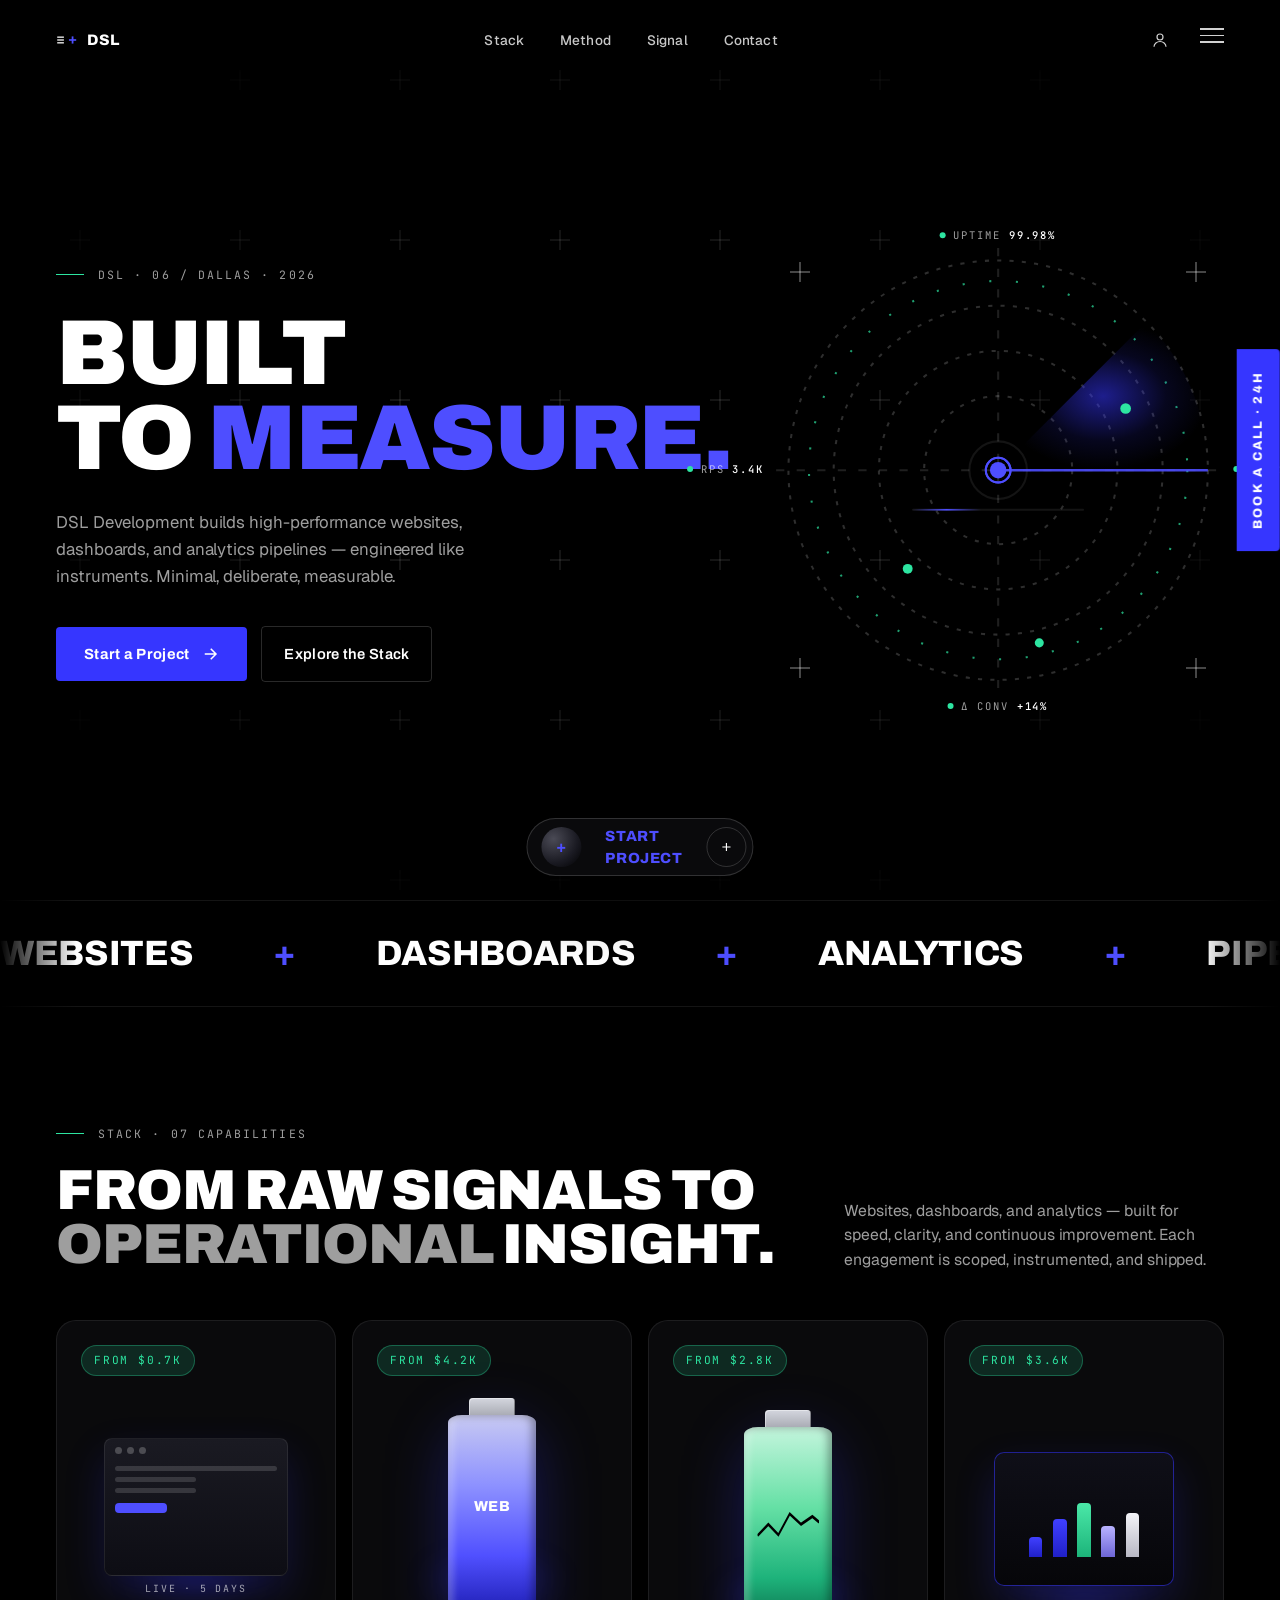
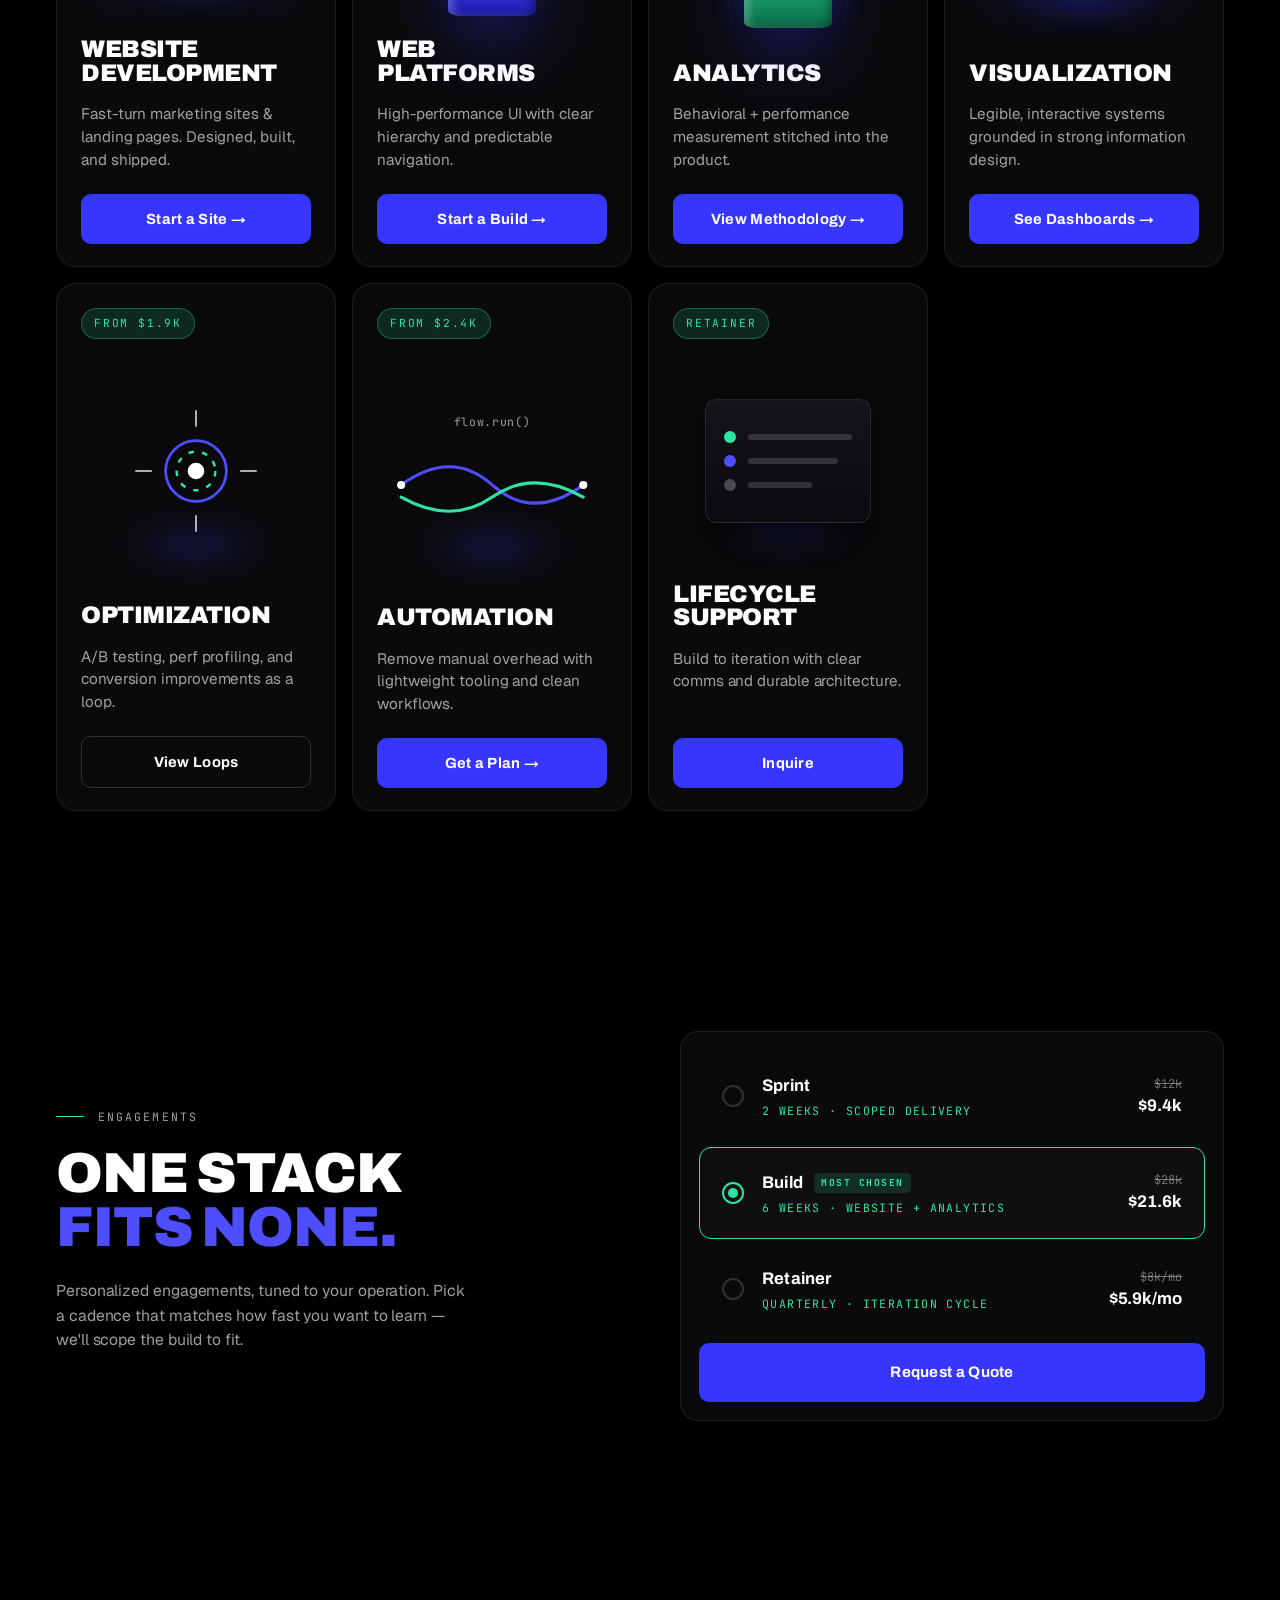
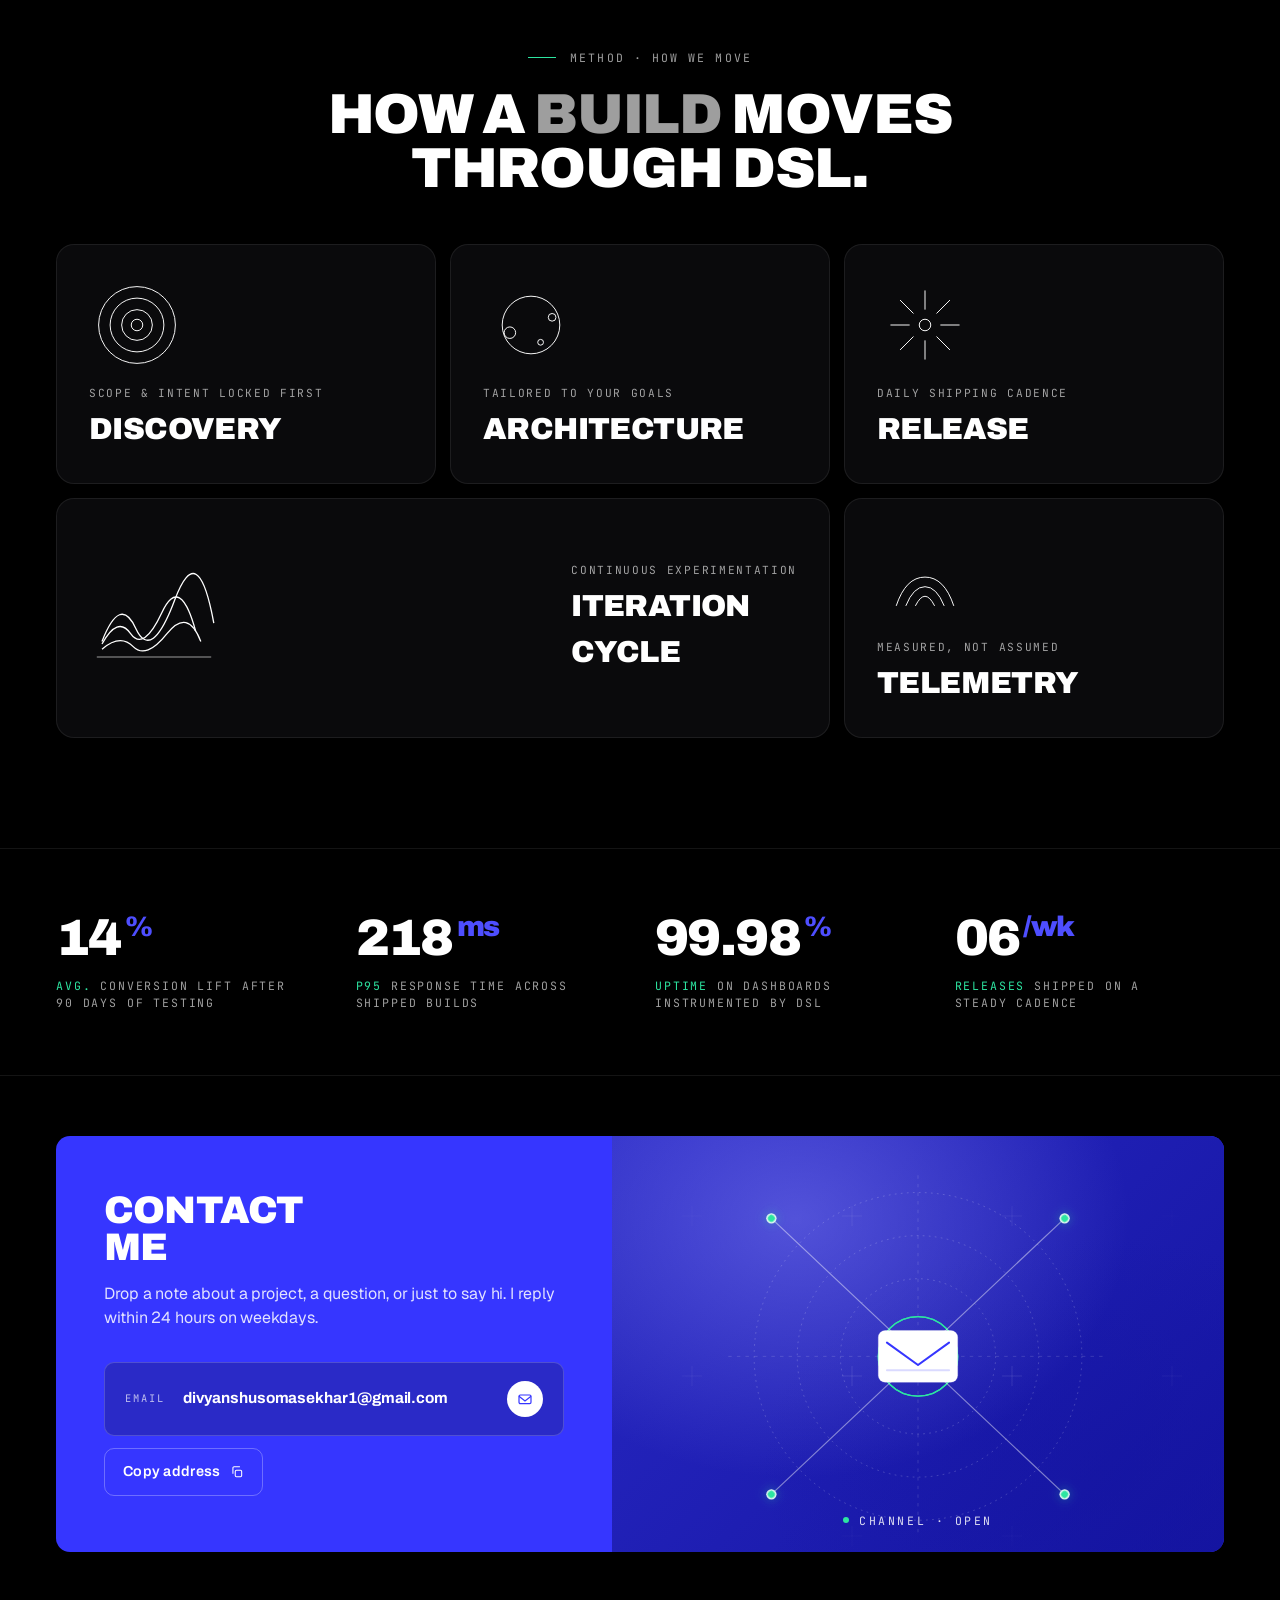
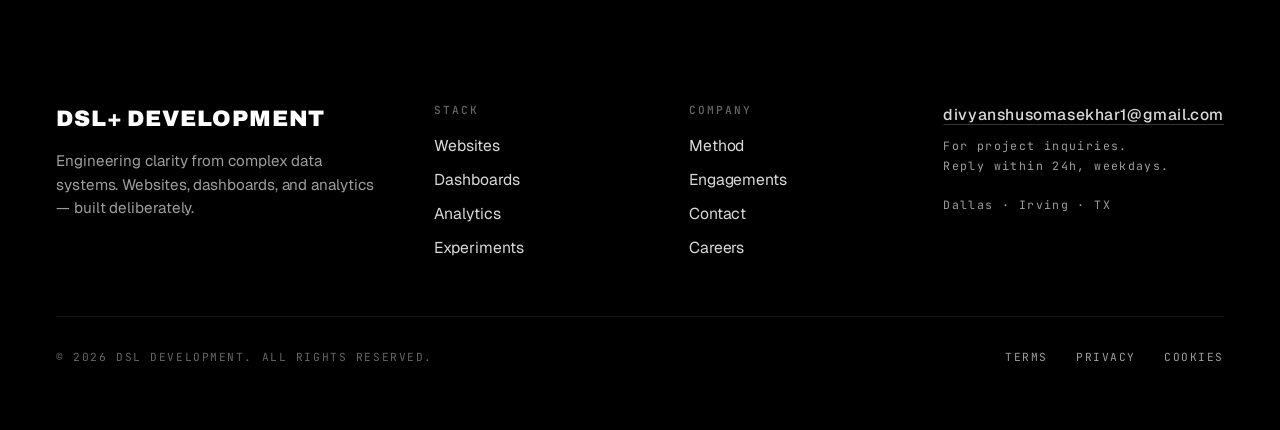
<file: index.html>
<!DOCTYPE html>
<html lang="en">
<head>
  <meta charset="UTF-8" />
  <meta name="viewport" content="width=device-width, initial-scale=1.0" />
  <title>DSL Development — Build. Measure. Iterate.</title>

  <link rel="preconnect" href="https://fonts.googleapis.com" />
  <link rel="preconnect" href="https://fonts.gstatic.com" crossorigin />
  <link href="https://fonts.googleapis.com/css2?family=Archivo:wght@400;500;600;700;800;900&family=Geist:wght@300;400;500;600;700&family=JetBrains+Mono:wght@400;500;600&display=swap" rel="stylesheet" />

  <style>
    :root {
      --bg: #000000;
      --bg-card: #0A0A0C;
      --bg-card-2: #101013;
      --ink: #FFFFFF;
      --muted: rgba(255,255,255,0.62);
      --muted-2: rgba(255,255,255,0.40);
      --line: rgba(255,255,255,0.08);
      --line-2: rgba(255,255,255,0.16);

      --blue: #3636FF;
      --blue-hot: #4E4EFF;
      --blue-ink: #FFFFFF;
      --mint: #2DE5A1;
      --mint-soft: rgba(45,229,161,0.14);

      --display: "Archivo", "Arial Black", system-ui, sans-serif;
      --sans: "Geist", system-ui, -apple-system, sans-serif;
      --mono: "JetBrains Mono", ui-monospace, Menlo, monospace;

      --ease: cubic-bezier(.2,.8,.2,1);
      --max: 1440px;
      --pad: 56px;
    }

    * { margin: 0; padding: 0; box-sizing: border-box; }
    html { scroll-behavior: smooth; }
    body {
      font-family: var(--sans);
      background: var(--bg);
      color: var(--ink);
      line-height: 1.5;
      overflow-x: hidden;
      -webkit-font-smoothing: antialiased;
      letter-spacing: -0.005em;
    }
    a { color: inherit; text-decoration: none; }
    button { font: inherit; cursor: pointer; border: 0; background: none; color: inherit; }
    img, svg { display: block; max-width: 100%; }
    ::selection { background: var(--blue); color: #fff; }

    .wrap { max-width: var(--max); margin: 0 auto; padding: 0 var(--pad); }

    /* ============== + CROSSHAIR FIELD ============== */
    .crosshair-field {
      position: absolute; inset: 0; pointer-events: none;
      background-image:
        url("data:image/svg+xml;utf8,<svg xmlns='http://www.w3.org/2000/svg' width='160' height='160' viewBox='0 0 160 160'><g fill='none' stroke='rgba(255,255,255,0.16)' stroke-width='1'><path d='M80 70 v20 M70 80 h20'/></g></svg>");
      background-size: 160px 160px;
      mask-image: radial-gradient(ellipse at center, rgba(0,0,0,1) 30%, rgba(0,0,0,0) 80%);
      -webkit-mask-image: radial-gradient(ellipse at center, rgba(0,0,0,1) 30%, rgba(0,0,0,0) 80%);
    }

    /* ============== NAV ============== */
    .nav {
      position: fixed; top: 0; left: 0; right: 0; z-index: 100;
      display: flex; align-items: center; justify-content: space-between;
      padding: 22px var(--pad);
      transition: background 0.3s var(--ease), backdrop-filter 0.3s var(--ease), border-color 0.3s var(--ease);
      border-bottom: 1px solid transparent;
    }
    .nav.scrolled {
      background: rgba(0,0,0,0.72);
      backdrop-filter: blur(12px);
      -webkit-backdrop-filter: blur(12px);
      border-bottom-color: var(--line);
    }
    .brand {
      display: flex; align-items: center; gap: 10px;
      font-family: var(--display); font-weight: 800;
      font-size: 0.95rem; letter-spacing: 0.04em;
      text-transform: uppercase;
    }
    .brand-mark {
      display: inline-flex; align-items: center; gap: 2px;
      font-family: var(--mono); font-weight: 600;
    }
    .brand-mark::before { content: "≡"; }
    .brand-mark::after { content: "+"; color: var(--blue-hot); }

    .nav-links {
      display: flex; gap: 36px; font-size: 0.85rem;
      font-weight: 500; letter-spacing: 0.01em;
    }
    .nav-links a { color: var(--ink); opacity: 0.78; transition: opacity 0.2s; }
    .nav-links a:hover { opacity: 1; }

    .nav-tools { display: flex; align-items: center; gap: 22px; }
    .icon-btn {
      width: 36px; height: 36px; border-radius: 50%;
      display: grid; place-items: center;
      color: var(--ink); opacity: 0.82; transition: opacity 0.2s;
    }
    .icon-btn:hover { opacity: 1; }
    .icon-btn svg { width: 18px; height: 18px; stroke: currentColor; fill: none; stroke-width: 1.6; }
    .menu-btn { display: flex; flex-direction: column; gap: 5px; width: 24px; height: 24px; padding: 0; }
    .menu-btn span { display: block; width: 100%; height: 1.5px; background: var(--ink); }

    /* ============== STICKY SIDE TAB ============== */
    .side-tab {
      position: fixed; right: 0; top: 50%;
      transform: translateY(-50%) rotate(180deg);
      writing-mode: vertical-rl;
      background: var(--blue);
      color: #fff;
      font-family: var(--display);
      font-weight: 800;
      font-size: 0.78rem;
      letter-spacing: 0.18em;
      text-transform: uppercase;
      padding: 22px 12px;
      border-radius: 4px 0 0 4px;
      z-index: 90;
      cursor: pointer;
      transition: background 0.2s, padding-right 0.2s;
    }
    .side-tab:hover { background: var(--blue-hot); padding-right: 16px; }

    /* ============== FLOATING CTA PILL ============== */
    .float-cta {
      position: fixed; bottom: 24px; left: 50%;
      transform: translateX(-50%);
      z-index: 90;
      background: #0a0a0c;
      border: 1px solid var(--line-2);
      border-radius: 100px;
      padding: 6px 6px 6px 14px;
      display: flex; align-items: center; gap: 18px;
      box-shadow: 0 24px 60px rgba(0,0,0,0.6), 0 4px 12px rgba(0,0,0,0.4);
    }
    .float-cta-thumb {
      width: 40px; height: 40px; border-radius: 100px;
      background: radial-gradient(circle at 30% 30%, #4a4a55 0%, #1a1a22 60%, #000 100%);
      flex-shrink: 0; position: relative; overflow: hidden;
    }
    .float-cta-thumb::after {
      content: "+"; position: absolute; inset: 0;
      display: grid; place-items: center;
      color: var(--blue-hot); font-family: var(--display);
      font-weight: 800; font-size: 1rem;
    }
    .float-cta-label {
      color: var(--blue-hot);
      font-family: var(--display); font-weight: 800;
      font-size: 0.92rem; letter-spacing: 0.04em;
      text-transform: uppercase;
      padding: 0 6px;
    }
    .float-cta-plus {
      width: 40px; height: 40px; border-radius: 50%;
      border: 1px solid var(--line-2);
      display: grid; place-items: center;
      transition: background 0.2s, border-color 0.2s;
    }
    .float-cta-plus svg { width: 14px; height: 14px; stroke: var(--ink); stroke-width: 2; fill: none; }
    .float-cta:hover .float-cta-plus { background: var(--blue); border-color: var(--blue); }

    /* ============== HERO ============== */
    .hero {
      position: relative;
      min-height: 100vh;
      padding: 140px var(--pad) 100px;
      display: flex; align-items: center;
      overflow: hidden;
    }
    .hero-grid {
      width: 100%;
      max-width: var(--max);
      margin: 0 auto;
      display: grid;
      grid-template-columns: 1.05fr 1fr;
      gap: 40px;
      align-items: center;
      position: relative; z-index: 2;
    }
    .hero-eyebrow {
      font-family: var(--mono);
      font-size: 0.72rem;
      letter-spacing: 0.18em;
      text-transform: uppercase;
      color: var(--muted);
      margin-bottom: 28px;
      display: inline-flex; align-items: center; gap: 14px;
    }
    .hero-eyebrow::before {
      content: ""; width: 28px; height: 1px; background: var(--mint);
    }
    .hero-title {
      font-family: var(--display);
      font-weight: 900;
      font-size: clamp(3.4rem, 7.2vw, 6.4rem);
      line-height: 0.92;
      letter-spacing: -0.025em;
      text-transform: uppercase;
      margin-bottom: 28px;
    }
    .hero-title .blue { color: var(--blue-hot); }
    .hero-lead {
      font-size: 1.05rem;
      color: var(--muted);
      max-width: 460px;
      margin-bottom: 36px;
      line-height: 1.6;
    }
    .hero-ctas { display: flex; gap: 14px; align-items: center; flex-wrap: wrap; }
    .btn-primary {
      background: var(--blue);
      color: #fff;
      font-family: var(--display); font-weight: 700;
      font-size: 0.92rem; letter-spacing: 0.02em;
      padding: 16px 28px;
      border-radius: 4px;
      display: inline-flex; align-items: center; gap: 12px;
      transition: background 0.2s, transform 0.2s;
    }
    .btn-primary:hover { background: var(--blue-hot); transform: translateY(-1px); }
    .btn-primary svg { width: 18px; height: 18px; }
    .btn-ghost {
      color: var(--ink);
      font-family: var(--display); font-weight: 600;
      font-size: 0.92rem; letter-spacing: 0.02em;
      padding: 16px 22px;
      border-radius: 4px;
      border: 1px solid var(--line-2);
      transition: border-color 0.2s, background 0.2s;
    }
    .btn-ghost:hover { border-color: var(--mint); background: rgba(255,255,255,0.02); }

    /* hero stage — animated radar instrument */
    .hero-stage {
      position: relative;
      width: 100%;
      aspect-ratio: 1 / 1;
      max-width: 580px;
      margin-left: auto;
      justify-self: end;
    }
    .scope {
      position: absolute; inset: 0;
      display: grid; place-items: center;
    }
    .scope svg {
      width: 100%; height: 100%;
      overflow: visible;
    }
    .scope .ring {
      fill: none;
      stroke: rgba(255,255,255,0.18);
      stroke-dasharray: 2 4;
      transform-origin: 50% 50%;
    }
    .scope .ring.r1 { animation: spin 60s linear infinite; }
    .scope .ring.r2 { animation: spin 90s linear infinite reverse; }
    .scope .ring.r3 { animation: spin 120s linear infinite; }
    .scope .ring.r4 { animation: spin 160s linear infinite reverse; }
    .scope .ring.solid {
      stroke-dasharray: none;
      stroke: rgba(255,255,255,0.08);
    }
    .scope .ring.mint {
      stroke: var(--mint);
      stroke-dasharray: 1 12;
      opacity: 0.7;
    }

    /* radar sweep */
    .scope .sweep {
      transform-origin: 50% 50%;
      animation: spin 6s linear infinite;
    }
    .scope .sweep path { fill: url(#sweepGrad); }
    .scope .sweep line { stroke: var(--blue-hot); stroke-width: 1.2; opacity: 0.9; }

    /* axis lines */
    .scope .axis {
      stroke: rgba(255,255,255,0.12);
      stroke-width: 1;
      stroke-dasharray: 4 6;
    }

    /* center dot */
    .scope .core {
      fill: var(--blue-hot);
      animation: corePulse 2.4s ease-in-out infinite;
      transform-origin: 50% 50%;
    }
    .scope .coreRing {
      fill: none;
      stroke: var(--blue-hot);
      stroke-width: 1;
      transform-origin: 50% 50%;
      animation: ripple 2.4s ease-out infinite;
    }
    .scope .coreRing.b { animation-delay: 1.2s; }

    /* moving blip pings */
    .scope .blip {
      fill: var(--mint);
      animation: blipPulse 3s ease-in-out infinite;
    }
    .scope .blip.b2 { animation-delay: 1s; }
    .scope .blip.b3 { animation-delay: 2s; }

    /* tick labels around scope */
    .scope-label {
      position: absolute;
      font-family: var(--mono);
      font-size: 0.66rem;
      letter-spacing: 0.18em;
      text-transform: uppercase;
      color: var(--muted);
      white-space: nowrap;
    }
    .scope-label .dot {
      display: inline-block; width: 6px; height: 6px;
      border-radius: 50%;
      background: var(--mint);
      margin-right: 8px;
      vertical-align: 1px;
      animation: dotPulse 2s ease-in-out infinite;
    }
    .scope-label .val { color: var(--ink); font-weight: 500; }
    .scope-label.n  { top: 0;    left: 50%; transform: translate(-50%, -100%); }
    .scope-label.e  { top: 50%;  right: 0;  transform: translate(110%, -50%); }
    .scope-label.s  { bottom: 0; left: 50%; transform: translate(-50%, 120%); }
    .scope-label.w  { top: 50%;  left: 0;   transform: translate(-110%, -50%); }

    /* corner cross markers */
    .scope-cross {
      position: absolute;
      width: 20px; height: 20px;
      color: rgba(255,255,255,0.55);
    }
    .scope-cross::before, .scope-cross::after {
      content: ""; position: absolute; background: currentColor;
    }
    .scope-cross::before { left: 50%; top: 0; width: 1px; height: 100%; transform: translateX(-50%); }
    .scope-cross::after  { top: 50%; left: 0; height: 1px; width: 100%; transform: translateY(-50%); }
    .scope-cross.tl { top: 4%;  left: 4%; }
    .scope-cross.tr { top: 4%;  right: 4%; }
    .scope-cross.bl { bottom: 4%; left: 4%; }
    .scope-cross.br { bottom: 4%; right: 4%; }

    /* live signal HUD overlay */
    .scope-hud {
      position: absolute;
      left: 50%; top: 50%;
      transform: translate(-50%, -50%);
      width: 38%;
      pointer-events: none;
      text-align: center;
      mix-blend-mode: screen;
    }
    .scope-hud .hud-num {
      font-family: var(--display);
      font-weight: 900;
      font-size: clamp(1.6rem, 3.4vw, 2.6rem);
      letter-spacing: -0.02em;
      color: #fff;
      line-height: 1;
    }
    .scope-hud .hud-num .pct { color: var(--blue-hot); font-size: 0.6em; vertical-align: top; margin-left: 4px; }
    .scope-hud .hud-lbl {
      font-family: var(--mono);
      font-size: 0.62rem;
      letter-spacing: 0.2em;
      text-transform: uppercase;
      color: var(--mint);
      margin-top: 10px;
    }
    .scope-hud .hud-bar {
      margin-top: 14px;
      height: 2px;
      background: rgba(255,255,255,0.08);
      position: relative; overflow: hidden;
      border-radius: 4px;
    }
    .scope-hud .hud-bar::after {
      content: "";
      position: absolute; inset: 0;
      width: 40%;
      background: linear-gradient(90deg, transparent, var(--blue-hot), transparent);
      animation: barScan 3.2s linear infinite;
    }

    /* live spark line on bottom */
    .scope-spark {
      position: absolute;
      left: 10%; right: 10%; bottom: 18%;
      height: 36px;
      pointer-events: none;
    }
    .scope-spark svg { width: 100%; height: 100%; overflow: visible; }
    .scope-spark .line {
      fill: none; stroke: var(--mint); stroke-width: 1.4;
      stroke-dasharray: 600;
      stroke-dashoffset: 600;
      animation: drawSpark 5s ease-in-out infinite alternate;
      filter: drop-shadow(0 0 6px rgba(45,229,161,0.5));
    }

    @keyframes spin { to { transform: rotate(360deg); } }
    @keyframes corePulse {
      0%, 100% { transform: scale(1); opacity: 1; }
      50%      { transform: scale(1.5); opacity: 0.8; }
    }
    @keyframes ripple {
      0%   { r: 6;  opacity: 0.8; }
      100% { r: 60; opacity: 0; }
    }
    @keyframes blipPulse {
      0%, 100% { opacity: 0.4; transform: scale(0.8); }
      50%      { opacity: 1;   transform: scale(1.2); }
    }
    @keyframes dotPulse {
      0%, 100% { opacity: 0.6; box-shadow: 0 0 0 0 rgba(45,229,161,0.5); }
      50%      { opacity: 1; box-shadow: 0 0 0 6px rgba(45,229,161,0); }
    }
    @keyframes barScan {
      0%   { transform: translateX(-100%); }
      100% { transform: translateX(250%); }
    }
    @keyframes drawSpark {
      0%   { stroke-dashoffset: 600; }
      100% { stroke-dashoffset: 0; }
    }

    /* ============== MARQUEE ============== */
    .marquee {
      border-top: 1px solid var(--line);
      border-bottom: 1px solid var(--line);
      padding: 26px 0;
      overflow: hidden;
      position: relative;
    }
    .marquee-track {
      display: flex; gap: 80px;
      white-space: nowrap;
      animation: marquee 50s linear infinite;
      font-family: var(--display); font-weight: 800;
      font-size: 2.2rem; letter-spacing: -0.01em;
      text-transform: uppercase;
      color: var(--ink);
    }
    .marquee-track span { display: inline-flex; align-items: center; gap: 80px; }
    .marquee-track span::after {
      content: "+";
      color: var(--blue-hot);
      font-weight: 800;
    }
    @keyframes marquee {
      0% { transform: translateX(0); }
      100% { transform: translateX(-50%); }
    }

    /* ============== SERVICE CARDS (full) ============== */
    .svc-grid {
      max-width: var(--max);
      margin: 0 auto;
      display: grid;
      grid-template-columns: repeat(4, 1fr);
      gap: 16px;
    }
    .svc {
      background: var(--bg-card);
      border: 1px solid var(--line);
      border-radius: 20px;
      padding: 24px 24px 22px;
      display: flex; flex-direction: column;
      gap: 18px;
      min-height: 500px;
      transition: border-color 0.3s, background 0.3s, transform 0.3s;
      position: relative; overflow: hidden;
    }
    .svc:hover {
      border-color: rgba(54,54,255,0.5);
      background: var(--bg-card-2);
      transform: translateY(-4px);
    }
    .svc-chip {
      align-self: flex-start;
      font-family: var(--mono);
      font-size: 0.7rem;
      letter-spacing: 0.16em;
      text-transform: uppercase;
      color: var(--mint);
      background: var(--mint-soft);
      border: 1px solid rgba(45,229,161,0.32);
      padding: 6px 12px;
      border-radius: 100px;
      white-space: nowrap;
    }
    .svc-art {
      flex: 1;
      position: relative;
      min-height: 200px;
      display: grid; place-items: center;
      margin: 4px 0;
    }
    .svc-art::after {
      /* soft glow base */
      content: "";
      position: absolute;
      left: 18%; right: 18%; bottom: 6%;
      height: 22%;
      background: radial-gradient(ellipse, rgba(54,54,255,0.30), transparent 70%);
      filter: blur(14px);
      z-index: 0;
      pointer-events: none;
    }
    .svc-art > * { position: relative; z-index: 1; }
    .svc-title {
      font-family: var(--display);
      font-weight: 900;
      font-size: clamp(1.5rem, 1.8vw, 1.85rem);
      line-height: 0.98;
      letter-spacing: -0.02em;
      text-transform: uppercase;
    }
    .svc-desc {
      color: var(--muted);
      font-size: 0.95rem;
      line-height: 1.5;
      min-height: 4.5em;
    }
    .svc-cta {
      display: block;
      width: 100%;
      background: var(--blue);
      color: #fff;
      font-family: var(--display); font-weight: 700;
      font-size: 0.92rem; letter-spacing: 0.02em;
      padding: 14px 16px;
      border-radius: 10px;
      text-align: center;
      transition: background 0.2s;
      margin-top: 4px;
    }
    .svc-cta:hover { background: var(--blue-hot); }
    .svc-cta.ghost {
      background: transparent;
      border: 1px solid var(--line-2);
      color: var(--ink);
    }
    .svc-cta.ghost:hover { background: rgba(255,255,255,0.04); border-color: var(--mint); }
    .svc-cta svg {
      display: inline-block; vertical-align: -2px;
      width: 14px; height: 14px;
      margin-left: 6px;
    }

    /* === ART: Website Development — browser mock === */
    .art-browser {
      width: 80%;
      aspect-ratio: 4 / 3;
      background: linear-gradient(180deg, #1a1a22 0%, #0d0d14 100%);
      border-radius: 8px;
      border: 1px solid rgba(255,255,255,0.08);
      padding: 8px 10px;
      position: relative;
      box-shadow: 0 18px 40px rgba(54,54,255,0.18);
    }
    .art-browser-dots {
      display: flex; gap: 5px; margin-bottom: 12px;
    }
    .art-browser-dots i {
      width: 7px; height: 7px; border-radius: 50%;
      background: rgba(255,255,255,0.22);
      display: inline-block;
    }
    .art-browser-line {
      height: 5px; border-radius: 4px;
      background: rgba(255,255,255,0.14);
      margin: 6px 0;
    }
    .art-browser-line.short { width: 50%; }
    .art-browser-line.btn { background: var(--blue-hot); width: 32%; height: 10px; margin-top: 10px; }
    .art-browser-stamp {
      position: absolute;
      bottom: -22px; left: 50%; transform: translateX(-50%);
      font-family: var(--mono); font-size: 0.62rem;
      letter-spacing: 0.18em;
      color: var(--muted);
      text-transform: uppercase;
      white-space: nowrap;
    }

    /* === ART: Web Platforms — vial with label === */
    .art-vial {
      width: 38%;
      aspect-ratio: 2 / 5;
      position: relative;
      filter: drop-shadow(0 26px 30px rgba(54,54,255,0.30));
    }
    .art-vial .body {
      position: absolute;
      inset: 8% 0 0 0;
      background: linear-gradient(180deg, #c8caf2 0%, #8d91ff 35%, #5050ff 70%, #1b1bb0 100%);
      border-radius: 16% 16% 14% 14% / 4% 4% 3% 3%;
      box-shadow:
        inset -4px 0 8px rgba(0,0,0,0.35),
        inset 6px 0 6px rgba(255,255,255,0.22);
    }
    .art-vial .cap {
      position: absolute;
      top: 0; left: 24%; right: 24%; height: 14%;
      background: linear-gradient(180deg, #d4d6de 0%, #8a8d96 100%);
      border-radius: 4px 4px 2px 2px;
      box-shadow: inset 1px 1px 0 rgba(255,255,255,0.4), inset -1px -1px 0 rgba(0,0,0,0.35);
    }
    .art-vial .label {
      position: absolute;
      left: 50%; top: 50%; transform: translate(-50%, -50%);
      color: #fff;
      font-family: var(--display); font-weight: 800;
      font-size: clamp(0.9rem, 1.1vw, 1.1rem);
      letter-spacing: 0.04em;
    }

    /* === ART: Analytics — green vial with chart line === */
    .art-vial.green .body {
      background: linear-gradient(180deg, #c4f5dd 0%, #65e0a5 40%, #1eb37b 75%, #0a6a48 100%);
    }
    .art-vial.green ~ .scribble,
    .art-vial.green .scribble {
      position: absolute; left: 14%; right: 14%; top: 44%;
      height: 18%;
      pointer-events: none;
    }
    .art-vial.green .scribble svg { width: 100%; height: 100%; }
    .art-vial.green .scribble path {
      fill: none; stroke: #000; stroke-width: 2.4; stroke-linecap: round;
    }

    /* === ART: Visualization — bar chart in frame === */
    .art-bars {
      width: 78%;
      aspect-ratio: 4 / 3;
      background: linear-gradient(180deg, #0f0f18 0%, #060609 100%);
      border-radius: 10px;
      border: 1px solid rgba(54,54,255,0.55);
      box-shadow: 0 18px 40px rgba(54,54,255,0.2);
      padding: 18% 14% 12%;
      display: flex; align-items: flex-end; justify-content: space-around;
      gap: 8px;
    }
    .art-bars b {
      display: block;
      width: 12%;
      border-radius: 4px 4px 0 0;
      background: linear-gradient(180deg, #4040ff, #2020c8);
    }
    .art-bars b:nth-child(1) { height: 32%; }
    .art-bars b:nth-child(2) { height: 60%; background: linear-gradient(180deg, #4040ff, #2020c8); }
    .art-bars b:nth-child(3) { height: 86%; background: linear-gradient(180deg, #4be8a8, #1cb47a); }
    .art-bars b:nth-child(4) { height: 50%; background: linear-gradient(180deg, #b9b3ff, #6d65d6); }
    .art-bars b:nth-child(5) { height: 70%; background: linear-gradient(180deg, #f4f4f8, #b8b8c4); }

    /* === ART: Optimization — concentric target === */
    .art-target {
      width: 60%;
      aspect-ratio: 1 / 1;
      position: relative;
      display: grid; place-items: center;
    }
    .art-target svg {
      width: 100%; height: 100%; overflow: visible;
    }
    .art-target .crisp {
      stroke: var(--blue-hot);
      fill: none; stroke-width: 2;
    }
    .art-target .dashed {
      stroke: var(--mint);
      stroke-dasharray: 4 6;
      fill: none; stroke-width: 1.8;
    }
    .art-target .core {
      fill: #fff;
    }
    .art-target .tick {
      stroke: rgba(255,255,255,0.7); stroke-width: 1.4;
    }

    /* === ART: Automation — wavy flow lines === */
    .art-flow {
      width: 88%; height: 70%;
      position: relative;
      display: flex; flex-direction: column; gap: 4px;
      align-items: center;
      justify-content: center;
    }
    .art-flow .tag {
      font-family: var(--mono);
      font-size: 0.72rem;
      letter-spacing: 0.06em;
      color: var(--muted);
      margin-bottom: 4px;
    }
    .art-flow svg { width: 100%; height: 60%; }
    .art-flow .blue-line {
      fill: none; stroke: var(--blue-hot); stroke-width: 3; stroke-linecap: round;
    }
    .art-flow .mint-line {
      fill: none; stroke: var(--mint); stroke-width: 3; stroke-linecap: round;
    }
    .art-flow circle { fill: #fff; }

    /* === ART: Lifecycle — checklist === */
    .art-list {
      width: 72%;
      aspect-ratio: 4 / 3;
      background: linear-gradient(180deg, #14141a 0%, #0a0a10 100%);
      border-radius: 12px;
      border: 1px solid rgba(255,255,255,0.10);
      padding: 18px 18px;
      display: flex; flex-direction: column;
      gap: 12px;
      justify-content: center;
      box-shadow: 0 14px 30px rgba(0,0,0,0.5);
    }
    .art-list .row {
      display: flex; align-items: center; gap: 12px;
    }
    .art-list .row i {
      width: 12px; height: 12px; border-radius: 50%;
      flex-shrink: 0;
    }
    .art-list .row i.m { background: var(--mint); }
    .art-list .row i.b { background: var(--blue-hot); }
    .art-list .row i.g { background: rgba(255,255,255,0.25); }
    .art-list .row span {
      flex: 1; height: 6px;
      background: rgba(255,255,255,0.14);
      border-radius: 4px;
    }
    .art-list .row span.s2 { width: 70%; flex: none; }
    .art-list .row span.s3 { width: 50%; flex: none; }

    @media (max-width: 1180px) {
      .svc-grid { grid-template-columns: repeat(3, 1fr); }
    }
    @media (max-width: 900px) {
      .svc-grid { grid-template-columns: repeat(2, 1fr); }
      .svc { min-height: 440px; }
    }
    @media (max-width: 560px) {
      .svc-grid { grid-template-columns: 1fr; }
    }

    /* ============== BENTO — CAPABILITIES ============== */
    .section { padding: 110px var(--pad); position: relative; }
    .section-head {
      display: flex; justify-content: space-between; align-items: flex-end;
      gap: 32px;
      margin-bottom: 48px;
      max-width: var(--max); margin-left: auto; margin-right: auto;
    }
    .section-head .left { max-width: 720px; }
    .eyebrow {
      font-family: var(--mono);
      font-size: 0.72rem;
      letter-spacing: 0.18em;
      text-transform: uppercase;
      color: var(--muted);
      display: inline-flex; align-items: center; gap: 14px;
      margin-bottom: 22px;
    }
    .eyebrow::before {
      content: ""; width: 28px; height: 1px; background: var(--mint);
    }
    .section-title {
      font-family: var(--display);
      font-weight: 900;
      font-size: clamp(2.4rem, 4.4vw, 3.6rem);
      line-height: 0.96;
      letter-spacing: -0.02em;
      text-transform: uppercase;
    }
    .section-title .mute { color: var(--muted); }
    .section-title .blue { color: var(--blue-hot); }
    .section-sub {
      color: var(--muted);
      max-width: 380px;
      font-size: 0.98rem;
      line-height: 1.55;
    }

    .bento {
      max-width: var(--max);
      margin: 0 auto;
      display: grid;
      grid-template-columns: repeat(3, 1fr);
      gap: 14px;
    }
    .bento .tile {
      background: var(--bg-card);
      border: 1px solid var(--line);
      border-radius: 18px;
      padding: 32px;
      min-height: 290px;
      display: flex; flex-direction: column;
      justify-content: space-between;
      transition: border-color 0.3s, background 0.3s, transform 0.3s;
      position: relative; overflow: hidden;
    }
    .bento .tile:hover {
      border-color: rgba(54,54,255,0.55);
      background: var(--bg-card-2);
      transform: translateY(-3px);
    }
    .tile-icon { width: 110px; height: 110px; opacity: 0.92; }
    .tile-icon svg { width: 100%; height: 100%; stroke: #fff; fill: none; stroke-width: 1; }
    .tile-meta {
      font-family: var(--mono);
      font-size: 0.72rem;
      letter-spacing: 0.15em;
      text-transform: uppercase;
      color: var(--muted);
    }
    .tile-label {
      font-family: var(--display);
      font-weight: 900;
      font-size: clamp(2rem, 3vw, 2.6rem);
      line-height: 0.95;
      letter-spacing: -0.02em;
      text-transform: uppercase;
      margin-top: 6px;
    }
    .tile.wide { grid-column: span 2; min-height: 290px; flex-direction: row; align-items: center; gap: 30px; }
    .tile.wide .tile-icon { width: 140px; height: 140px; flex-shrink: 0; }
    .tile.wide .tile-body { flex: 1; }
    .tile.product {
      background:
        radial-gradient(ellipse at 80% 50%, rgba(54,54,255,0.16) 0%, transparent 50%),
        var(--bg-card);
      align-items: stretch;
    }
    .tile.product .tile-body { z-index: 1; }
    .tile-product-art {
      position: absolute;
      right: -10%;
      bottom: -8%;
      width: 70%;
      height: 95%;
      pointer-events: none;
    }
    .tile-product-art .vial {
      position: absolute; right: 14%; bottom: 8%;
      width: 60%; aspect-ratio: 2 / 5;
      background: linear-gradient(180deg, #d8dade 0%, #a4a8b1 35%, #71747c 65%, #2a2c33 100%);
      border-radius: 18% 18% 16% 16% / 6% 6% 4% 4%;
      box-shadow:
        inset -6px 0 8px rgba(0,0,0,0.35),
        inset 8px 0 8px rgba(255,255,255,0.18),
        0 40px 60px rgba(54,54,255,0.2);
    }
    .tile-product-art .vial::before {
      content: ""; position: absolute;
      left: 0; right: 0; bottom: 0;
      height: 28%;
      background:
        linear-gradient(180deg, transparent 0%, rgba(45,229,161,0.45) 35%, rgba(54,54,255,0.5) 65%, rgba(220,80,180,0.35) 100%);
      filter: blur(6px);
      border-radius: 16% 16% 16% 16% / 30% 30% 60% 60%;
      mix-blend-mode: screen;
    }

    /* ============== STACK / PLANS ============== */
    .plans-section {
      padding: 110px var(--pad);
      background: var(--bg);
      position: relative;
    }
    .plans-grid {
      max-width: var(--max);
      margin: 0 auto;
      display: grid;
      grid-template-columns: 1fr 1fr;
      gap: 80px;
      align-items: center;
    }
    .plans-stage {
      position: relative;
      aspect-ratio: 1 / 1.05;
      max-width: 520px;
    }
    .plans-stage .stage-target {
      position: absolute; inset: 0; display: grid; place-items: center;
    }
    .plans-stage .stage-target svg {
      width: 100%; height: 100%; overflow: visible;
    }
    .plans-stage .stage-target circle {
      fill: none; stroke: rgba(255,255,255,0.12); stroke-dasharray: 1.8 4;
    }
    .plans-stage .stage-mock {
      position: absolute; left: 50%; top: 50%;
      width: 56%; aspect-ratio: 9 / 16;
      transform: translate(-50%, -50%);
      background: linear-gradient(180deg, #1c1c22 0%, #0d0d12 60%, #050507 100%);
      border-radius: 16px;
      border: 1px solid rgba(255,255,255,0.06);
      box-shadow: 0 40px 100px rgba(0,0,0,0.7);
      overflow: hidden;
    }
    .plans-stage .stage-mock::before {
      content: ""; position: absolute; inset: auto 0 0 0; height: 42%;
      background:
        linear-gradient(180deg, transparent 0%, rgba(45,229,161,0.22) 40%, rgba(54,54,255,0.36) 70%, rgba(199,87,255,0.22) 100%);
      filter: blur(8px);
    }
    .plans-stage .stage-mock-name {
      position: absolute; left: 14px; right: 14px; top: 38%;
      color: var(--blue-hot);
      font-family: var(--sans); font-weight: 500;
      font-size: 1.1rem;
      border-bottom: 1px solid var(--blue-hot);
      padding-bottom: 6px;
    }
    .plans-stage .stage-mock-meta {
      position: absolute; left: 14px; right: 14px; bottom: 26%;
      display: flex; justify-content: space-between;
      color: var(--blue-hot);
      font-family: var(--mono);
      font-size: 0.6rem;
      letter-spacing: 0.15em;
      text-transform: uppercase;
    }
    .plans-stage .stage-mock-plus {
      position: absolute; top: 14px; left: 14px;
      color: var(--blue-hot); font-size: 1.2rem;
    }

    .plans-card {
      background: var(--bg-card);
      border: 1px solid var(--line);
      border-radius: 18px;
      padding: 18px;
    }
    .plan {
      display: flex; align-items: center; gap: 18px;
      padding: 22px;
      border: 1px solid transparent;
      border-radius: 12px;
      cursor: pointer;
      transition: border-color 0.2s, background 0.2s;
    }
    .plan + .plan { margin-top: 4px; }
    .plan:hover { background: rgba(255,255,255,0.02); }
    .plan.active {
      border-color: var(--mint);
      background: rgba(255,255,255,0.02);
    }
    .plan-radio {
      width: 22px; height: 22px;
      border-radius: 50%;
      border: 2px solid var(--line-2);
      flex-shrink: 0;
      display: grid; place-items: center;
      transition: border-color 0.2s;
    }
    .plan-radio::after {
      content: ""; width: 10px; height: 10px;
      border-radius: 50%; background: var(--mint);
      opacity: 0; transition: opacity 0.2s;
    }
    .plan.active .plan-radio { border-color: var(--mint); }
    .plan.active .plan-radio::after { opacity: 1; }
    .plan-body { flex: 1; }
    .plan-name {
      font-family: var(--display); font-weight: 700;
      font-size: 1.05rem; letter-spacing: 0.01em;
    }
    .plan-save {
      color: var(--mint);
      font-family: var(--mono); font-size: 0.72rem;
      letter-spacing: 0.12em; text-transform: uppercase;
      margin-top: 4px;
    }
    .plan-best {
      display: inline-block; margin-left: 8px;
      background: var(--mint-soft);
      color: var(--mint);
      border-radius: 4px;
      font-family: var(--mono); font-size: 0.6rem;
      letter-spacing: 0.16em; text-transform: uppercase;
      padding: 3px 7px;
      vertical-align: middle;
    }
    .plan-price {
      text-align: right;
      font-family: var(--display); font-weight: 700;
      font-size: 1.05rem;
    }
    .plan-strike {
      display: block;
      color: var(--muted-2);
      font-family: var(--mono); font-size: 0.75rem;
      text-decoration: line-through;
      font-weight: 400;
    }
    .plans-cta {
      display: block; width: 100%;
      margin-top: 8px;
      background: var(--blue);
      color: #fff;
      font-family: var(--display); font-weight: 700;
      font-size: 0.95rem; letter-spacing: 0.02em;
      padding: 18px;
      border-radius: 10px;
      transition: background 0.2s;
    }
    .plans-cta:hover { background: var(--blue-hot); }

    /* ============== METHOD PILLARS ============== */
    .pillars-section { padding: 110px var(--pad); }
    .pillars-grid {
      max-width: var(--max);
      margin: 0 auto;
      display: grid;
      grid-template-columns: repeat(3, 1fr);
      gap: 14px;
    }
    .pillar {
      background: var(--bg-card);
      border: 1px solid var(--line);
      border-radius: 18px;
      padding: 32px;
      min-height: 240px;
      display: flex; flex-direction: column;
      justify-content: space-between;
      transition: border-color 0.3s, background 0.3s;
    }
    .pillar:hover { border-color: rgba(54,54,255,0.4); background: var(--bg-card-2); }
    .pillar.wide { grid-column: span 2; flex-direction: row; align-items: center; gap: 26px; }
    .pillar-icon { width: 96px; height: 96px; }
    .pillar-icon svg { width: 100%; height: 100%; stroke: #fff; fill: none; stroke-width: 1; }
    .pillar-meta {
      font-family: var(--mono); font-size: 0.7rem;
      letter-spacing: 0.15em; text-transform: uppercase;
      color: var(--muted);
    }
    .pillar-name {
      font-family: var(--display); font-weight: 900;
      font-size: 1.9rem; letter-spacing: -0.02em;
      text-transform: uppercase;
      margin-top: 4px;
    }

    /* ============== METRICS STRIP ============== */
    .metrics {
      max-width: var(--max);
      margin: 0 auto;
      padding: 64px var(--pad);
      border-top: 1px solid var(--line);
      border-bottom: 1px solid var(--line);
      display: grid;
      grid-template-columns: repeat(4, 1fr);
      gap: 30px;
    }
    .metric .num {
      font-family: var(--display); font-weight: 900;
      font-size: clamp(2.4rem, 4vw, 3.4rem);
      line-height: 1;
      letter-spacing: -0.03em;
    }
    .metric .num .pct {
      color: var(--blue-hot);
      font-size: 0.55em; vertical-align: top;
      margin-left: 4px;
    }
    .metric .lbl {
      font-family: var(--mono); font-size: 0.72rem;
      letter-spacing: 0.16em; text-transform: uppercase;
      color: var(--muted);
      margin-top: 12px;
      max-width: 240px;
      line-height: 1.5;
    }
    .metric .lbl .mint { color: var(--mint); }

    /* ============== BLUE BAND CTA ============== */
    .band-cta {
      padding: 60px var(--pad);
    }
    .band-cta-inner {
      max-width: var(--max);
      margin: 0 auto;
      background: var(--blue);
      border-radius: 14px;
      display: grid;
      grid-template-columns: 1fr 1.1fr;
      gap: 0;
      overflow: hidden;
      position: relative;
    }
    .band-cta-left { padding: 56px 48px; }
    .band-cta-title {
      font-family: var(--display); font-weight: 900;
      font-size: clamp(2rem, 3vw, 2.6rem);
      line-height: 0.96;
      letter-spacing: -0.02em;
      text-transform: uppercase;
    }
    .band-cta-sub {
      color: rgba(255,255,255,0.85);
      font-size: 1rem; margin-top: 16px;
      max-width: 460px;
    }
    .band-cta-form {
      display: flex; gap: 8px; margin-top: 32px;
      max-width: 460px;
    }
    .band-cta-form input {
      flex: 1; background: rgba(0,0,0,0.18);
      border: 1px solid rgba(255,255,255,0.22);
      color: #fff;
      padding: 16px 18px;
      border-radius: 8px;
      font: inherit;
      outline: none;
    }
    .band-cta-form input::placeholder { color: rgba(255,255,255,0.6); }
    .band-cta-form button {
      background: #fff;
      color: var(--blue);
      font-family: var(--display); font-weight: 700;
      padding: 0 24px;
      border-radius: 8px;
      letter-spacing: 0.02em;
    }
    .band-cta-form button:hover { background: rgba(255,255,255,0.92); }

    .band-cta-actions {
      display: flex; flex-direction: column;
      gap: 12px;
      max-width: 460px;
      margin-top: 32px;
    }
    .band-email {
      display: grid;
      grid-template-columns: auto 1fr auto;
      align-items: center;
      gap: 18px;
      background: rgba(0,0,0,0.22);
      border: 1px solid rgba(255,255,255,0.18);
      border-radius: 10px;
      padding: 18px 20px;
      transition: background 0.2s, border-color 0.2s, transform 0.2s;
    }
    .band-email:hover {
      background: rgba(0,0,0,0.35);
      border-color: #fff;
      transform: translateY(-1px);
    }
    .band-email-label {
      font-family: var(--mono);
      font-size: 0.65rem;
      letter-spacing: 0.2em;
      text-transform: uppercase;
      color: rgba(255,255,255,0.7);
    }
    .band-email-addr {
      font-family: var(--display);
      font-weight: 700;
      font-size: clamp(0.85rem, 1.2vw, 1.1rem);
      letter-spacing: -0.005em;
      color: #fff;
      min-width: 0;
      overflow-wrap: anywhere;
      word-break: normal;
      line-height: 1.25;
    }
    .band-email-icon {
      width: 36px; height: 36px;
      border-radius: 50%;
      background: #fff;
      color: var(--blue);
      display: grid; place-items: center;
      flex-shrink: 0;
    }
    .band-email-icon svg { width: 16px; height: 16px; }

    .band-copy {
      display: inline-flex;
      align-items: center;
      gap: 10px;
      align-self: flex-start;
      background: transparent;
      color: #fff;
      border: 1px solid rgba(255,255,255,0.28);
      border-radius: 10px;
      padding: 12px 18px;
      font-family: var(--display);
      font-weight: 600;
      font-size: 0.9rem;
      letter-spacing: 0.02em;
      transition: background 0.2s, border-color 0.2s;
    }
    .band-copy:hover { background: rgba(255,255,255,0.08); border-color: #fff; }
    .band-copy.copied { background: var(--mint); color: #06231a; border-color: var(--mint); }
    .band-copy.copied::after { content: " ✓"; margin-left: 4px; }
    .band-copy svg { width: 14px; height: 14px; }
    .band-cta-right {
      position: relative;
      min-height: 320px;
      background:
        radial-gradient(ellipse at 30% 20%, rgba(140,140,255,0.45), transparent 55%),
        radial-gradient(ellipse at 80% 80%, rgba(20,20,160,0.55), transparent 50%),
        linear-gradient(135deg, #2828c4 0%, #1414a0 100%);
      overflow: hidden;
    }
    .band-cta-right::before {
      content: ""; position: absolute; inset: 0;
      background-image:
        url("data:image/svg+xml;utf8,<svg xmlns='http://www.w3.org/2000/svg' width='160' height='160' viewBox='0 0 160 160'><g fill='none' stroke='rgba(255,255,255,0.10)' stroke-width='1'><path d='M80 70 v20 M70 80 h20'/></g></svg>");
      background-size: 160px 160px;
      mask-image: radial-gradient(ellipse at center, rgba(0,0,0,1) 30%, rgba(0,0,0,0) 80%);
      -webkit-mask-image: radial-gradient(ellipse at center, rgba(0,0,0,1) 30%, rgba(0,0,0,0) 80%);
    }
    .band-cta-right::after { display: none; }

    /* Contact animation */
    .contact-anim {
      position: absolute; inset: 0;
      display: grid; place-items: center;
      z-index: 2;
    }
    .contact-anim svg {
      width: 90%; height: 90%;
      max-width: 460px;
      overflow: visible;
    }
    .contact-anim .ring {
      fill: none; stroke: rgba(255,255,255,0.22);
      stroke-dasharray: 2 5;
      transform-origin: 50% 50%;
    }
    .contact-anim .ring.r1 { animation: contactSpin 80s linear infinite; }
    .contact-anim .ring.r2 { animation: contactSpin 50s linear infinite reverse; }
    .contact-anim .ring.r3 { animation: contactSpin 30s linear infinite; }
    .contact-anim .axis { stroke: rgba(255,255,255,0.16); stroke-width: 1; stroke-dasharray: 4 6; }

    .contact-anim .node {
      fill: rgba(255,255,255,0.95);
      animation: contactNodeBob 4s ease-in-out infinite;
    }
    .contact-anim .node.n2 { animation-delay: 1s; }
    .contact-anim .node.n3 { animation-delay: 2s; }
    .contact-anim .node.n4 { animation-delay: 3s; }
    .contact-anim .link {
      fill: none;
      stroke: rgba(255,255,255,0.45);
      stroke-width: 1.4;
      stroke-dasharray: 200;
      animation: contactLink 4s ease-in-out infinite;
    }
    .contact-anim .link.l2 { animation-delay: 1s; }
    .contact-anim .link.l3 { animation-delay: 2s; }
    .contact-anim .link.l4 { animation-delay: 3s; }
    .contact-anim .pulse {
      fill: var(--mint);
      filter: drop-shadow(0 0 6px rgba(45,229,161,0.8));
    }
    .contact-anim .pulse.p1 { offset-path: path("M70 70 L240 230"); animation: contactPulse 4s linear infinite; }
    .contact-anim .pulse.p2 { offset-path: path("M410 70 L240 230"); animation: contactPulse 4s linear infinite 1s; }
    .contact-anim .pulse.p3 { offset-path: path("M70 390 L240 230"); animation: contactPulse 4s linear infinite 2s; }
    .contact-anim .pulse.p4 { offset-path: path("M410 390 L240 230"); animation: contactPulse 4s linear infinite 3s; }

    .contact-anim .center-card {
      fill: #fff;
      stroke: rgba(255,255,255,0.3);
    }
    .contact-anim .core-glow {
      fill: none;
      stroke: var(--mint);
      stroke-width: 1.5;
      transform-origin: 240px 230px;
      animation: contactRipple 2.6s ease-out infinite;
    }
    .contact-anim .core-glow.b { animation-delay: 1.3s; }
    .contact-anim .envelope { stroke: var(--blue); stroke-width: 2.4; stroke-linecap: round; stroke-linejoin: round; fill: none; }
    .contact-anim .envelope-fill { fill: #fff; }

    .contact-overlay {
      position: absolute; left: 0; right: 0; bottom: 22px;
      text-align: center;
      font-family: var(--mono);
      font-size: 0.72rem;
      letter-spacing: 0.22em;
      text-transform: uppercase;
      color: rgba(255,255,255,0.85);
      z-index: 3;
      pointer-events: none;
    }
    .contact-overlay .live-dot {
      display: inline-block;
      width: 6px; height: 6px;
      background: var(--mint);
      border-radius: 50%;
      margin-right: 10px;
      vertical-align: 2px;
      box-shadow: 0 0 0 0 rgba(45,229,161,0.6);
      animation: dotPulse 2s ease-in-out infinite;
    }

    @keyframes contactSpin { to { transform: rotate(360deg); } }
    @keyframes contactNodeBob {
      0%, 100% { transform: translateY(0); opacity: 0.85; }
      50%      { transform: translateY(-4px); opacity: 1; }
    }
    @keyframes contactLink {
      0%   { stroke-dashoffset: 200; opacity: 0; }
      40%  { opacity: 1; }
      100% { stroke-dashoffset: 0; opacity: 0; }
    }
    @keyframes contactPulse {
      0%   { offset-distance: 0%;  opacity: 0; r: 4; }
      10%  { opacity: 1; }
      80%  { opacity: 1; }
      100% { offset-distance: 90%; opacity: 0; r: 2; }
    }
    @keyframes contactRipple {
      0%   { transform: scale(1); opacity: 0.8; }
      100% { transform: scale(2.6); opacity: 0; }
    }

    /* ============== FOOTER ============== */
    .footer {
      padding: 90px var(--pad) 64px;
    }
    .footer-grid {
      max-width: var(--max);
      margin: 0 auto;
      display: grid;
      grid-template-columns: 1.6fr 1fr 1fr 1.2fr;
      gap: 48px;
      padding-bottom: 56px;
      border-bottom: 1px solid var(--line);
    }
    .footer-brand {
      font-family: var(--display); font-weight: 900;
      font-size: 1.4rem; letter-spacing: 0.04em;
      text-transform: uppercase;
      margin-bottom: 14px;
    }
    .footer-tag {
      color: var(--muted); font-size: 0.95rem;
      max-width: 320px;
      line-height: 1.55;
    }
    .footer-col h4 {
      font-family: var(--mono); font-size: 0.7rem;
      letter-spacing: 0.18em; text-transform: uppercase;
      color: var(--muted-2);
      margin-bottom: 16px;
      font-weight: 500;
    }
    .footer-col ul { list-style: none; display: flex; flex-direction: column; gap: 10px; }
    .footer-col a {
      font-size: 0.98rem; color: var(--ink); opacity: 0.85;
      transition: opacity 0.15s;
    }
    .footer-col a:hover { opacity: 1; color: var(--mint); }
    .footer-contact {
      font-family: var(--mono); font-size: 0.72rem;
      letter-spacing: 0.12em; line-height: 1.7;
      color: var(--muted);
    }
    .footer-contact strong {
      display: block; color: var(--ink); font-weight: 500;
      font-size: 0.92rem; margin-bottom: 8px;
      letter-spacing: 0.04em;
      font-family: var(--sans); text-transform: none;
    }
    .footer-meta {
      max-width: var(--max);
      margin: 32px auto 0;
      display: flex; justify-content: space-between; align-items: center;
      flex-wrap: wrap; gap: 20px;
      font-family: var(--mono); font-size: 0.7rem;
      letter-spacing: 0.14em; text-transform: uppercase;
      color: var(--muted-2);
    }
    .footer-meta .links { display: flex; gap: 28px; }
    .footer-meta a { color: var(--muted); transition: color 0.15s; }
    .footer-meta a:hover { color: var(--mint); }

    /* ============== MEGA MENU ============== */
    .mega {
      position: fixed; inset: 0; z-index: 200;
      background: #050507;
      transform: translateY(-101%);
      transition: transform 0.55s var(--ease);
      overflow-y: auto;
      pointer-events: none;
    }
    .mega.open { transform: translateY(0); pointer-events: auto; }

    .mega-top {
      display: flex; align-items: center; justify-content: space-between;
      padding: 22px var(--pad);
      border-bottom: 1px solid var(--line);
    }
    .mega-top .brand { color: var(--ink); }
    .mega-top-right { display: flex; align-items: center; gap: 14px; }
    .mega-cta {
      background: transparent;
      border: 1px solid var(--line-2);
      color: var(--ink);
      font-family: var(--display); font-weight: 600;
      font-size: 0.88rem; letter-spacing: 0.02em;
      padding: 12px 22px;
      border-radius: 4px;
      transition: background 0.2s, border-color 0.2s;
    }
    .mega-cta:hover { background: var(--blue); border-color: var(--blue); }
    .mega-search, .mega-close {
      width: 44px; height: 44px;
      border: 1px solid var(--line-2);
      border-radius: 4px;
      display: grid; place-items: center;
      transition: background 0.2s, border-color 0.2s;
    }
    .mega-search:hover, .mega-close:hover { background: rgba(255,255,255,0.04); border-color: var(--ink); }
    .mega-search svg, .mega-close svg { width: 16px; height: 16px; stroke: var(--ink); stroke-width: 1.6; fill: none; }
    .mega-close { background: var(--ink); border-color: var(--ink); }
    .mega-close:hover { background: rgba(255,255,255,0.88); }
    .mega-close svg { stroke: #000; }

    .mega-grid {
      max-width: 1440px;
      margin: 0 auto;
      padding: 56px var(--pad) 80px;
      display: grid;
      grid-template-columns: 1.1fr 1.6fr 1fr;
      gap: 56px;
    }

    .mega-col-head {
      display: flex; justify-content: space-between; align-items: center;
      padding-bottom: 18px;
      margin-bottom: 32px;
      border-bottom: 1px solid var(--line);
      font-family: var(--mono);
      font-size: 0.74rem;
      letter-spacing: 0.22em;
      text-transform: uppercase;
      color: var(--muted-2);
    }
    .mega-col-head a {
      color: var(--ink);
      text-decoration: underline;
      text-underline-offset: 6px;
      text-decoration-thickness: 1px;
      font-weight: 500;
    }
    .mega-col-head a::after { content: " ↗"; }

    /* nav column */
    .mega-nav {
      list-style: none;
      display: flex; flex-direction: column;
    }
    .mega-nav > li { padding: 6px 0; }
    .mega-nav .top-link,
    .mega-nav .sub-link {
      display: inline-flex;
      align-items: center;
      gap: 16px;
      font-family: var(--display);
      font-weight: 700;
      color: var(--ink);
      letter-spacing: -0.01em;
      transition: color 0.2s, transform 0.25s var(--ease);
      text-transform: none;
    }
    .mega-nav .top-link {
      font-size: clamp(1.5rem, 2.2vw, 2.1rem);
      line-height: 1.15;
      white-space: nowrap;
    }
    .mega-nav .sub-link {
      font-size: clamp(1.1rem, 1.4vw, 1.45rem);
      line-height: 1.5;
      color: var(--ink);
      padding-left: 8px;
      white-space: nowrap;
    }
    .mega-nav .sub-link::before {
      content: "↳";
      color: var(--muted-2);
      font-family: var(--mono); font-weight: 400;
      font-size: 0.95em;
    }
    .mega-nav .top-link:hover,
    .mega-nav .sub-link:hover {
      color: var(--mint);
      transform: translateX(4px);
    }
    .mega-nav .sub-link:hover::before { color: var(--mint); }

    /* news column */
    .mega-news {
      display: grid;
      grid-template-columns: 1fr 1fr;
      gap: 28px;
    }
    .news-card {
      display: flex; flex-direction: column; gap: 14px;
    }
    .news-meta {
      font-family: var(--mono);
      font-size: 0.7rem;
      letter-spacing: 0.18em;
      text-transform: uppercase;
      color: var(--muted-2);
    }
    .news-thumb {
      width: 100%; aspect-ratio: 4 / 3;
      border-radius: 4px;
      position: relative; overflow: hidden;
      background: var(--bg-card-2);
      border: 1px solid var(--line);
    }
    .news-thumb.a {
      background:
        radial-gradient(ellipse at 30% 30%, rgba(54,54,255,0.55), transparent 55%),
        radial-gradient(ellipse at 70% 80%, rgba(45,229,161,0.40), transparent 50%),
        linear-gradient(135deg, #0d0d1a 0%, #060611 100%);
    }
    .news-thumb.b {
      background:
        repeating-linear-gradient(90deg, rgba(255,255,255,0.05) 0 1px, transparent 1px 18px),
        repeating-linear-gradient(0deg, rgba(255,255,255,0.05) 0 1px, transparent 1px 18px),
        radial-gradient(ellipse at 60% 60%, rgba(54,54,255,0.5), transparent 60%),
        linear-gradient(180deg, #0a0a14 0%, #050507 100%);
    }
    .news-thumb::after {
      content: ""; position: absolute;
      inset: auto 14px 14px auto;
      width: 22px; height: 22px;
      background:
        linear-gradient(to right, currentColor 0 100%) center / 100% 1px no-repeat,
        linear-gradient(to bottom, currentColor 0 100%) center / 1px 100% no-repeat;
      color: rgba(255,255,255,0.6);
    }
    .news-title {
      font-family: var(--sans);
      font-weight: 600;
      font-size: 1.05rem;
      line-height: 1.35;
      color: var(--ink);
    }
    .news-body {
      font-size: 0.92rem;
      color: var(--muted);
      line-height: 1.55;
    }
    .news-link {
      font-size: 0.95rem;
      color: var(--ink);
      text-decoration: underline;
      text-underline-offset: 4px;
      margin-top: auto;
    }
    .news-link::before { content: "↳ "; color: var(--muted-2); }
    .news-link:hover { color: var(--mint); }

    /* offerings column */
    .mega-off-body {
      font-size: 1.05rem;
      line-height: 1.55;
      color: var(--ink);
      max-width: 320px;
      margin-bottom: 28px;
    }
    .mega-off-link {
      color: var(--ink);
      text-decoration: underline;
      text-underline-offset: 4px;
      font-size: 1rem;
    }
    .mega-off-link::before { content: "↳ "; color: var(--muted-2); }
    .mega-off-link:hover { color: var(--mint); }

    .mega-foot {
      max-width: 1440px;
      margin: 0 auto;
      padding: 24px var(--pad) 40px;
      display: flex; justify-content: space-between; align-items: center;
      flex-wrap: wrap; gap: 16px;
      border-top: 1px solid var(--line);
      font-family: var(--mono);
      font-size: 0.7rem;
      letter-spacing: 0.18em;
      text-transform: uppercase;
      color: var(--muted-2);
    }
    .mega-foot .ind { display: inline-flex; align-items: center; gap: 8px; }
    .mega-foot .ind::before {
      content: ""; width: 6px; height: 6px;
      border-radius: 50%; background: var(--mint);
      box-shadow: 0 0 0 0 rgba(45,229,161,0.6);
      animation: dotPulse 2s ease-in-out infinite;
    }

    /* stagger animation when menu opens */
    .mega-stagger { opacity: 0; transform: translateY(14px); transition: opacity 0.5s var(--ease), transform 0.5s var(--ease); }
    .mega.open .mega-stagger { opacity: 1; transform: none; }
    .mega.open .mega-stagger:nth-child(1) { transition-delay: 0.10s; }
    .mega.open .mega-stagger:nth-child(2) { transition-delay: 0.14s; }
    .mega.open .mega-stagger:nth-child(3) { transition-delay: 0.18s; }
    .mega.open .mega-stagger:nth-child(4) { transition-delay: 0.22s; }
    .mega.open .mega-stagger:nth-child(5) { transition-delay: 0.26s; }
    .mega.open .mega-stagger:nth-child(6) { transition-delay: 0.30s; }
    .mega.open .mega-stagger:nth-child(7) { transition-delay: 0.34s; }
    .mega.open .mega-stagger:nth-child(8) { transition-delay: 0.38s; }
    .mega.open .mega-stagger:nth-child(9) { transition-delay: 0.42s; }
    .mega.open .mega-stagger:nth-child(10) { transition-delay: 0.46s; }

    body.menu-open { overflow: hidden; }

    @media (max-width: 900px) {
      .mega-grid { grid-template-columns: 1fr; gap: 40px; padding: 32px var(--pad) 60px; }
      .mega-news { grid-template-columns: 1fr; }
      .mega-nav .top-link { font-size: 1.7rem; }
      .mega-nav .sub-link { font-size: 1.2rem; }
    }

    /* ============== REVEAL ============== */
    .reveal { opacity: 0; transform: translateY(28px); transition: opacity 0.7s var(--ease), transform 0.7s var(--ease); }
    .reveal.in { opacity: 1; transform: none; }

    /* ============== RESPONSIVE ============== */
    @media (max-width: 900px) {
      :root { --pad: 32px; }
      .hero-grid { grid-template-columns: 1fr; gap: 60px; }
      .hero-stage { margin: 0 auto; }
      .plans-grid { grid-template-columns: 1fr; gap: 40px; }
      .bento { grid-template-columns: repeat(2, 1fr); }
      .tile.wide { grid-column: span 2; }
      .pillars-grid { grid-template-columns: repeat(2, 1fr); }
      .pillar.wide { grid-column: span 2; }
      .metrics { grid-template-columns: repeat(2, 1fr); }
      .band-cta-inner { grid-template-columns: 1fr; }
      .footer-grid { grid-template-columns: 1fr 1fr; }
      .nav-links { display: none; }
    }
    @media (max-width: 640px) {
      :root { --pad: 22px; }
      .bento, .pillars-grid { grid-template-columns: 1fr; }
      .tile.wide, .pillar.wide { grid-column: span 1; flex-direction: column; align-items: flex-start; }
      .metrics { grid-template-columns: 1fr 1fr; }
      .footer-grid { grid-template-columns: 1fr; }
      .side-tab { display: none; }
      .float-cta-label { font-size: 0.78rem; }
      .marquee-track { font-size: 1.4rem; gap: 50px; }
      .marquee-track span { gap: 50px; }
    }


/* ============== POLISH PASS ============== */
/* Scroll progress bar */
.scroll-progress {
  position: fixed; top: 0; left: 0; right: 0;
  height: 2px;
  background: transparent;
  z-index: 300;
  pointer-events: none;
}
.scroll-progress .bar {
  height: 100%;
  width: 0%;
  background: linear-gradient(90deg, var(--blue-hot), var(--mint));
  box-shadow: 0 0 8px rgba(54,54,255,0.6);
  transition: width 0.08s linear;
}

/* Email link styling */
.footer-contact a {
  color: var(--ink);
  text-decoration: underline;
  text-underline-offset: 4px;
  text-decoration-thickness: 1px;
  text-decoration-color: rgba(255,255,255,0.25);
  transition: color 0.2s, text-decoration-color 0.2s;
}
.footer-contact a:hover {
  color: var(--mint);
  text-decoration-color: var(--mint);
}

/* Copy toast */
.toast {
  position: fixed;
  left: 50%; bottom: 90px;
  transform: translateX(-50%) translateY(20px);
  background: rgba(10,10,12,0.92);
  backdrop-filter: blur(8px);
  -webkit-backdrop-filter: blur(8px);
  color: var(--ink);
  border: 1px solid var(--mint);
  border-radius: 100px;
  padding: 12px 22px;
  font-family: var(--mono);
  font-size: 0.78rem;
  letter-spacing: 0.12em;
  text-transform: uppercase;
  z-index: 250;
  opacity: 0;
  pointer-events: none;
  transition: opacity 0.3s, transform 0.3s cubic-bezier(.2,.8,.2,1);
}
.toast::before {
  content: "✓ ";
  color: var(--mint);
}
.toast.show {
  opacity: 1;
  transform: translateX(-50%) translateY(0);
}

/* Mouse spotlight in hero — subtle */
.hero-spotlight, .svc-hero-spotlight {
  position: absolute;
  pointer-events: none;
  width: 480px; height: 480px;
  border-radius: 50%;
  background: radial-gradient(circle, rgba(54,54,255,0.12), transparent 65%);
  transform: translate(-50%, -50%);
  z-index: 1;
  opacity: 0;
  transition: opacity 0.6s;
  mix-blend-mode: screen;
}
.hero.spotlight-on .hero-spotlight,
.svc-hero.spotlight-on .svc-hero-spotlight { opacity: 1; }

/* Button arrow nudge on hover */
.btn-primary svg, .svc-cta { transition: background 0.2s, transform 0.2s; }
.btn-primary:hover svg { transform: translateX(4px); }

/* Side tab subtle attention pulse */
@keyframes side-tab-pulse {
  0%, 100% { box-shadow: 0 0 0 0 rgba(54,54,255,0.45); }
  50%      { box-shadow: 0 0 0 8px rgba(54,54,255,0); }
}
.side-tab { animation: side-tab-pulse 3s ease-in-out infinite; }

/* Float CTA subtle hover lift */
.float-cta { transition: transform 0.2s, box-shadow 0.2s; }
.float-cta:hover {
  transform: translateX(-50%) translateY(-3px);
  box-shadow: 0 30px 70px rgba(54,54,255,0.5), 0 8px 18px rgba(0,0,0,0.5);
}

/* Service card icon micro-tilt on hover */
.svc:hover .art-target, .svc:hover .art-flow,
.svc:hover .art-vial, .svc:hover .art-bars,
.svc:hover .art-browser, .svc:hover .art-list {
  transform: translateY(-3px) scale(1.03);
  transition: transform 0.4s cubic-bezier(.2,.8,.2,1);
}

/* Section reveal — make smoother for the deliverables/expect/pricing */
.deliv, .expect-card, .svc-plan, .pillar, .tile, .svc {
  transition:
    border-color 0.3s, background 0.3s,
    transform 0.35s cubic-bezier(.2,.8,.2,1),
    box-shadow 0.3s;
}
.deliv:hover, .expect-card:hover, .svc-plan:hover {
  box-shadow: 0 16px 40px rgba(0,0,0,0.4);
}

/* Marquee fade edges */
.marquee {
  mask-image: linear-gradient(90deg, transparent 0, #000 6%, #000 94%, transparent 100%);
  -webkit-mask-image: linear-gradient(90deg, transparent 0, #000 6%, #000 94%, transparent 100%);
}

/* Nav link underline animation */
.nav-links a {
  position: relative;
  padding: 4px 0;
}
.nav-links a::after {
  content: "";
  position: absolute;
  left: 0; right: 0; bottom: 0;
  height: 1px;
  background: var(--mint);
  transform: scaleX(0);
  transform-origin: right;
  transition: transform 0.3s cubic-bezier(.2,.8,.2,1);
}
.nav-links a:hover::after {
  transform: scaleX(1);
  transform-origin: left;
}

@media (prefers-reduced-motion: reduce) {
  .side-tab, .hero-spotlight, .svc-hero-spotlight,
  .scroll-progress .bar { animation: none !important; transition: none !important; }
}

/* ============== MOBILE POLISH PASS ============== */
/* Tablet (≤900px) */
@media (max-width: 900px) {
  :root { --pad: 28px; }

  /* HEADER */
  .nav { padding: 14px var(--pad); }
  .brand { font-size: 1rem; gap: 8px; }
  .brand-mark { width: 20px; height: 20px; font-size: 1.1rem; }
  .nav-tools { gap: 8px; }
  .icon-btn { width: 40px; height: 40px; }

  /* HERO */
  .hero { padding: 110px var(--pad) 60px; min-height: auto; }
  .hero-title { font-size: clamp(2.6rem, 8.4vw, 4.6rem); margin-bottom: 22px; }
  .hero-eyebrow { margin-bottom: 22px; }
  .hero-lead { font-size: 1rem; margin-bottom: 28px; }
  .hero-stage { max-width: 440px; }

  /* SECTIONS */
  .section,
  .pillars-section,
  .plans-section { padding: 80px var(--pad); }
  .section-head {
    flex-direction: column;
    align-items: flex-start;
    gap: 18px;
    margin-bottom: 36px;
  }
  .section-head .left { max-width: 100%; }
  .section-sub { max-width: 100%; }

  /* PLANS CARD */
  .plans-card { padding: 32px 28px; }

  /* METRICS */
  .metrics { padding: 56px var(--pad); }

  /* BAND CTA */
  .band-cta { padding: 40px var(--pad); }
  .band-cta-left { padding: 40px 32px; }
  .band-cta-form { flex-direction: column; align-items: stretch; }
  .band-cta-form input,
  .band-cta-form button { width: 100%; }
  .band-cta-right { display: none; }

  /* FOOTER */
  footer { padding: 72px var(--pad) 56px; }
}

/* Phone (≤640px) */
@media (max-width: 640px) {
  /* HEADER — hide account icon, keep menu */
  .nav-tools .icon-btn[aria-label="Account"] { display: none; }

  /* HERO */
  .hero { padding: 96px var(--pad) 40px; }
  .hero-eyebrow {
    font-size: 0.66rem;
    margin-bottom: 18px;
    letter-spacing: 0.14em;
  }
  .hero-title {
    font-size: clamp(2.2rem, 9.6vw, 3.6rem);
    letter-spacing: -0.03em;
    margin-bottom: 18px;
  }
  .hero-lead { font-size: 0.96rem; margin-bottom: 26px; }
  .hero-ctas { width: 100%; gap: 10px; }
  .hero-ctas .btn-primary,
  .hero-ctas .btn-ghost {
    flex: 1 1 0;
    justify-content: center;
    padding: 14px 16px;
    font-size: 0.86rem;
    min-width: 0;
  }
  .hero-stage { display: none; }

  /* SECTIONS */
  .section,
  .pillars-section,
  .plans-section,
  .metrics { padding: 60px var(--pad); }
  .section-title { font-size: clamp(1.7rem, 7.6vw, 2.4rem); }

  /* BENTO */
  .bento .tile { padding: 24px 22px; min-height: 220px; }

  /* PILLARS */
  .pillars-grid .pillar { padding: 24px 22px; min-height: 220px; }
  .pillar.wide { flex-direction: column; align-items: flex-start; gap: 18px; padding: 28px 22px; }

  /* SERVICE CARDS */
  .svc { padding: 24px 22px; min-height: 360px; }

  /* PLANS */
  .plans-card { padding: 26px 22px; }

  /* METRICS */
  .metric { padding: 22px 20px; }
  .metric .num { font-size: clamp(1.8rem, 9.2vw, 2.6rem); }
  .metric .lbl { font-size: 0.72rem; }

  /* BAND CTA */
  .band-cta-left { padding: 32px 24px; }
  .band-cta-title { font-size: clamp(1.5rem, 6.6vw, 2.1rem); }
  .band-cta-sub { font-size: 0.96rem; }
  .band-cta-form input,
  .band-cta-form button { padding: 14px 18px; font-size: 0.94rem; }

  /* FOOTER */
  .footer-grid { gap: 36px; }
  footer { padding: 56px var(--pad) 48px; }

  /* MARQUEE — softer cadence on small */
  .marquee-track { font-size: 1.25rem; gap: 44px; }
  .marquee-track span { gap: 44px; }

  /* SIDE TAB — already hidden, keep */
  .side-tab { display: none; }

  /* FLOAT CTA — slimmer pill */
  .float-cta { padding: 8px 12px 8px 8px; gap: 10px; }
  .float-cta-thumb { width: 38px; height: 38px; }
  .float-cta-label { font-size: 0.74rem; line-height: 1.1; }
  .float-cta-plus { width: 28px; height: 28px; }

  /* MEGA MENU */
  .mega-top { padding: 18px var(--pad); }
  .mega-top-right { gap: 8px; }
  .mega-cta { padding: 10px 14px; font-size: 0.78rem; }
  .mega-search, .mega-close { width: 38px; height: 38px; }
  .mega-grid { padding: 28px var(--pad) 56px; }
  .mega-nav .top-link { font-size: 1.6rem; }
  .mega-nav .sub-link { font-size: 1.1rem; }
}

/* Small phone (≤420px) */
@media (max-width: 420px) {
  :root { --pad: 20px; }
  .nav { padding: 12px var(--pad); }
  .brand span:last-child { font-size: 0.92rem; }

  .hero-title { font-size: clamp(1.9rem, 10.2vw, 2.8rem); }
  .hero-lead { font-size: 0.92rem; }

  .section-title { font-size: clamp(1.45rem, 8.2vw, 2rem); }
  .marquee-track { font-size: 1.05rem; gap: 32px; }
  .marquee-track span { gap: 32px; }

  .float-cta-label { display: none; }
  .float-cta { padding: 6px 8px 6px 6px; }
  .float-cta-thumb { width: 34px; height: 34px; }

  .band-cta-form input,
  .band-cta-form button { padding: 13px 16px; font-size: 0.9rem; }
}

/* Touch target minimums on coarse pointers */
@media (max-width: 900px) and (pointer: coarse) {
  .nav-links a, .mega-nav a, .footer-col a {
    min-height: 44px;
    display: inline-flex;
    align-items: center;
  }
  .icon-btn, .menu-btn,
  .mega-search, .mega-close { min-width: 44px; min-height: 44px; }
  .btn-primary, .btn-ghost, .plans-cta, .band-cta-form button {
    min-height: 48px;
  }
}

  </style>
</head>
<body>

  <!-- ============ NAV ============ -->
  <header class="nav" id="nav" data-screen-label="00 Nav">
    <a href="#top" class="brand">
      <span class="brand-mark"></span>
      <span>DSL</span>
    </a>
    <nav class="nav-links">
      <a href="#stack">Stack</a>
      <a href="#method">Method</a>
      <a href="#signal">Signal</a>
      <a href="#contact">Contact</a>
    </nav>
    <div class="nav-tools">
      <button class="icon-btn" aria-label="Account">
        <svg viewBox="0 0 24 24"><circle cx="12" cy="8" r="4"/><path d="M4 21c0-4 4-7 8-7s8 3 8 7"/></svg>
      </button>
      <button class="icon-btn menu-btn" aria-label="Menu" id="menu-toggle">
        <span></span><span></span><span></span>
      </button>
    </div>
  </header>

  <!-- ============ MEGA MENU OVERLAY ============ -->
  <div class="mega" id="mega" aria-hidden="true">
    <div class="mega-top">
      <a href="#top" class="brand" data-mega-close>
        <span class="brand-mark"></span>
        <span>DSL</span>
      </a>
      <div class="mega-top-right">
        <a class="mega-cta" href="#contact" data-mega-close>Get Started</a>
        <button class="mega-search" aria-label="Search">
          <svg viewBox="0 0 24 24"><circle cx="11" cy="11" r="7"/><path d="M21 21l-4.3-4.3"/></svg>
        </button>
        <button class="mega-close" aria-label="Close menu" id="mega-close">
          <svg viewBox="0 0 24 24"><path d="M6 6l12 12M18 6L6 18"/></svg>
        </button>
      </div>
    </div>

    <div class="mega-grid">

      <!-- NAVIGATION column -->
      <div>
        <div class="mega-col-head"><span>Navigation</span></div>
        <ul class="mega-nav">
          <li class="mega-stagger"><a class="top-link" href="#stack" data-mega-close>Build Stack</a></li>
          <li class="mega-stagger"><a class="sub-link" href="services/website-development.html">Website Development</a></li>
          <li class="mega-stagger"><a class="sub-link" href="services/web-platforms.html">Web Platforms</a></li>
          <li class="mega-stagger"><a class="sub-link" href="services/analytics.html">Analytics</a></li>
          <li class="mega-stagger"><a class="sub-link" href="services/visualization.html">Visualization</a></li>
          <li class="mega-stagger"><a class="sub-link" href="services/optimization.html">Optimization</a></li>
          <li class="mega-stagger"><a class="sub-link" href="services/automation.html">Automation</a></li>
          <li class="mega-stagger"><a class="sub-link" href="services/lifecycle-support.html">Lifecycle Support</a></li>
          <li class="mega-stagger" style="margin-top: 24px;"><a class="top-link" href="#method" data-mega-close>Method</a></li>
          <li class="mega-stagger"><a class="top-link" href="#signal" data-mega-close>Engagements</a></li>
        </ul>
      </div>

      <!-- LATEST NEWS column -->
      <div>
        <div class="mega-col-head">
          <span>Field Notes</span>
          <a href="#signal" data-mega-close>Newsroom</a>
        </div>
        <div class="mega-news">
          <a class="news-card mega-stagger" href="#signal" data-mega-close>
            <div class="news-meta">Internal · 2026.04.18</div>
            <div class="news-thumb a"></div>
            <div class="news-title">DSL ships Dashboard.v2 — a faster surface for operational signal.</div>
            <div class="news-body">A rebuilt instrumentation layer that cuts p95 to 218 ms and exposes telemetry as first-class UI. Now rolling out across active engagements.</div>
            <span class="news-link">Read the changelog</span>
          </a>
          <a class="news-card mega-stagger" href="#signal" data-mega-close>
            <div class="news-meta">Q1 Note · 2026.03.30</div>
            <div class="news-thumb b"></div>
            <div class="news-title">Quarterly retrospective — what shipped, what measured, what changed.</div>
            <div class="news-body">Eleven builds, four experiments, one architectural rewrite. The signal behind a steady release cadence and where we're pointing it next.</div>
            <span class="news-link">Read the note</span>
          </a>
        </div>
      </div>

      <!-- OFFERINGS column -->
      <div>
        <div class="mega-col-head">
          <span>Offerings</span>
          <a href="#stack" data-mega-close>View All</a>
        </div>
        <p class="mega-off-body mega-stagger">
          Our stack is used by founders, ops teams, and product leaders to ship instruments — websites, dashboards, and analytics pipelines that make the system legible and the next decision obvious.
        </p>
        <a class="mega-off-link mega-stagger" href="#signal" data-mega-close>Learn more about engagements</a>
      </div>

    </div>

    <div class="mega-foot">
      <span class="ind">Live · Accepting Q3 engagements</span>
      <span>DSL+ Development · Dallas · Irving · TX</span>
    </div>
  </div>

  <!-- ============ STICKY SIDE TAB ============ -->
  <a href="#contact" class="side-tab">Book A Call · 24H</a>

  <!-- ============ FLOATING BOTTOM CTA ============ -->
  <a href="#contact" class="float-cta" aria-label="Start a project">
    <span class="float-cta-thumb"></span>
    <span class="float-cta-label">Start<br/>Project</span>
    <span class="float-cta-plus">
      <svg viewBox="0 0 24 24"><path d="M12 5v14M5 12h14"/></svg>
    </span>
  </a>

  <main id="top">

    <!-- ============ HERO ============ -->
    <section class="hero" data-screen-label="01 Hero">
      <div class="crosshair-field"></div>
      <div class="hero-grid">
        <div class="hero-copy">
          <div class="hero-eyebrow">DSL · 06 / Dallas · 2026</div>
          <h1 class="hero-title">
            Built<br/>
            <span>To&nbsp;</span><span class="blue">Measure.</span>
          </h1>
          <p class="hero-lead">
            DSL Development builds high-performance websites, dashboards, and analytics pipelines — engineered like instruments. Minimal, deliberate, measurable.
          </p>
          <div class="hero-ctas">
            <a class="btn-primary" href="#contact">
              Start a Project
              <svg viewBox="0 0 24 24" fill="none" stroke="currentColor" stroke-width="2"><path d="M5 12h14M13 5l7 7-7 7"/></svg>
            </a>
            <a class="btn-ghost" href="#stack">Explore the Stack</a>
          </div>
        </div>

        <div class="hero-stage">
          <div class="scope" aria-hidden="true">
            <svg viewBox="-110 -110 220 220">
              <defs>
                <radialGradient id="sweepGrad" cx="50%" cy="50%" r="50%">
                  <stop offset="0%"   stop-color="#3636FF" stop-opacity="0.55"/>
                  <stop offset="60%"  stop-color="#3636FF" stop-opacity="0.12"/>
                  <stop offset="100%" stop-color="#3636FF" stop-opacity="0"/>
                </radialGradient>
              </defs>

              <!-- concentric dotted rings -->
              <circle class="ring r1" r="102"/>
              <circle class="ring r2" r="80"/>
              <circle class="ring r3" r="58"/>
              <circle class="ring r4" r="36"/>
              <circle class="ring solid" r="14"/>
              <circle class="ring mint" r="92"/>

              <!-- crosshair axes -->
              <line class="axis" x1="-108" y1="0" x2="108"  y2="0"/>
              <line class="axis" x1="0" y1="-108" x2="0" y2="108"/>

              <!-- radar sweep wedge -->
              <g class="sweep">
                <path d="M0 0 L 102 0 A 102 102 0 0 0 72.1 -72.1 Z"/>
                <line x1="0" y1="0" x2="102" y2="0"/>
              </g>

              <!-- ripples + core -->
              <circle class="coreRing"   cx="0" cy="0" r="6"/>
              <circle class="coreRing b" cx="0" cy="0" r="6"/>
              <circle class="core"       cx="0" cy="0" r="4"/>

              <!-- static blips at points of interest -->
              <circle class="blip"    cx="62"  cy="-30" r="2.6"/>
              <circle class="blip b2" cx="-44" cy="48"  r="2.4"/>
              <circle class="blip b3" cx="20"  cy="84"  r="2.2"/>
            </svg>
          </div>

          <span class="scope-cross tl"></span>
          <span class="scope-cross tr"></span>
          <span class="scope-cross bl"></span>
          <span class="scope-cross br"></span>

          <div class="scope-hud">
            <div class="hud-num" id="hud-num">99.98<span class="pct">%</span></div>
            <div class="hud-lbl">Signal Integrity</div>
            <div class="hud-bar"></div>
          </div>

          <div class="scope-spark" aria-hidden="true">
            <svg viewBox="0 0 240 40" preserveAspectRatio="none">
              <path class="line" d="M0,28 L18,22 L34,30 L52,14 L70,20 L88,8 L106,18 L124,12 L142,24 L160,10 L178,18 L196,14 L214,22 L232,16 L240,20"/>
            </svg>
          </div>

          <div class="scope-label n"><span class="dot"></span>UPTIME <span class="val">99.98%</span></div>
          <div class="scope-label e"><span class="dot"></span>P95 <span class="val">218 MS</span></div>
          <div class="scope-label s"><span class="dot"></span>Δ CONV <span class="val">+14%</span></div>
          <div class="scope-label w"><span class="dot"></span>RPS <span class="val">3.4K</span></div>
        </div>
      </div>
    </section>

    <!-- ============ MARQUEE ============ -->
    <section class="marquee" aria-hidden="true">
      <div class="marquee-track">
        <span>Websites</span><span>Dashboards</span><span>Analytics</span>
        <span>Pipelines</span><span>Experiments</span><span>Telemetry</span>
        <span>Websites</span><span>Dashboards</span><span>Analytics</span>
        <span>Pipelines</span><span>Experiments</span><span>Telemetry</span>
      </div>
    </section>

    <!-- ============ STACK BENTO ============ -->
    <section class="section" id="stack" data-screen-label="02 Stack">
      <div class="section-head reveal">
        <div class="left">
          <div class="eyebrow">Stack · 07 Capabilities</div>
          <h2 class="section-title">From raw signals to <span class="mute">operational</span> insight.</h2>
        </div>
        <p class="section-sub">
          Websites, dashboards, and analytics — built for speed, clarity, and continuous improvement. Each engagement is scoped, instrumented, and shipped.
        </p>
      </div>

      <div class="svc-grid">

        <!-- 1 — Website Development -->
        <article class="svc">
          <span class="svc-chip">From $0.7k</span>
          <div class="svc-art">
            <div class="art-browser">
              <div class="art-browser-dots"><i></i><i></i><i></i></div>
              <div class="art-browser-line"></div>
              <div class="art-browser-line short"></div>
              <div class="art-browser-line short"></div>
              <div class="art-browser-line btn"></div>
              <span class="art-browser-stamp">Live · 5 days</span>
            </div>
          </div>
          <h3 class="svc-title">Website<br/>Development</h3>
          <p class="svc-desc">Fast-turn marketing sites &amp; landing pages. Designed, built, and shipped.</p>
          <a class="svc-cta" href="services/website-development.html">Start a Site →</a>
        </article>

        <!-- 2 — Web Platforms -->
        <article class="svc">
          <span class="svc-chip">From $4.2k</span>
          <div class="svc-art">
            <div class="art-vial">
              <div class="cap"></div>
              <div class="body"></div>
              <span class="label">WEB</span>
            </div>
          </div>
          <h3 class="svc-title">Web<br/>Platforms</h3>
          <p class="svc-desc">High-performance UI with clear hierarchy and predictable navigation.</p>
          <a class="svc-cta" href="services/web-platforms.html">Start a Build →</a>
        </article>

        <!-- 3 — Analytics -->
        <article class="svc">
          <span class="svc-chip">From $2.8k</span>
          <div class="svc-art">
            <div class="art-vial green">
              <div class="cap"></div>
              <div class="body"></div>
              <div class="scribble">
                <svg viewBox="0 0 100 30" preserveAspectRatio="none">
                  <path d="M2 22 L18 14 L34 22 L52 6 L70 14 L88 8 L98 12"/>
                </svg>
              </div>
            </div>
          </div>
          <h3 class="svc-title">Analytics</h3>
          <p class="svc-desc">Behavioral + performance measurement stitched into the product.</p>
          <a class="svc-cta" href="services/analytics.html">View Methodology →</a>
        </article>

        <!-- 4 — Visualization -->
        <article class="svc">
          <span class="svc-chip">From $3.6k</span>
          <div class="svc-art">
            <div class="art-bars">
              <b></b><b></b><b></b><b></b><b></b>
            </div>
          </div>
          <h3 class="svc-title">Visualization</h3>
          <p class="svc-desc">Legible, interactive systems grounded in strong information design.</p>
          <a class="svc-cta" href="services/visualization.html">See Dashboards →</a>
        </article>

        <!-- 5 — Optimization -->
        <article class="svc">
          <span class="svc-chip">From $1.9k</span>
          <div class="svc-art">
            <div class="art-target">
              <svg viewBox="-50 -50 100 100">
                <circle class="crisp" r="22"/>
                <circle class="dashed" r="14"/>
                <circle class="core" r="6"/>
                <line class="tick" x1="0" y1="-44" x2="0" y2="-32"/>
                <line class="tick" x1="0" y1="32" x2="0" y2="44"/>
                <line class="tick" x1="-44" y1="0" x2="-32" y2="0"/>
                <line class="tick" x1="32" y1="0" x2="44" y2="0"/>
              </svg>
            </div>
          </div>
          <h3 class="svc-title">Optimization</h3>
          <p class="svc-desc">A/B testing, perf profiling, and conversion improvements as a loop.</p>
          <a class="svc-cta ghost" href="services/optimization.html">View Loops</a>
        </article>

        <!-- 6 — Automation -->
        <article class="svc">
          <span class="svc-chip">From $2.4k</span>
          <div class="svc-art">
            <div class="art-flow">
              <span class="tag">flow.run()</span>
              <svg viewBox="0 0 200 80">
                <path class="blue-line" d="M10,40 Q60,4 100,40 T190,40"/>
                <path class="mint-line" d="M10,52 Q60,80 100,52 T190,52"/>
                <circle cx="10"  cy="40" r="4"/>
                <circle cx="190" cy="40" r="4"/>
              </svg>
            </div>
          </div>
          <h3 class="svc-title">Automation</h3>
          <p class="svc-desc">Remove manual overhead with lightweight tooling and clean workflows.</p>
          <a class="svc-cta" href="services/automation.html">Get a Plan →</a>
        </article>

        <!-- 7 — Lifecycle Support -->
        <article class="svc">
          <span class="svc-chip">Retainer</span>
          <div class="svc-art">
            <div class="art-list">
              <div class="row"><i class="m"></i><span></span></div>
              <div class="row"><i class="b"></i><span class="s2"></span></div>
              <div class="row"><i class="g"></i><span class="s3"></span></div>
            </div>
          </div>
          <h3 class="svc-title">Lifecycle<br/>Support</h3>
          <p class="svc-desc">Build to iteration with clear comms and durable architecture.</p>
          <a class="svc-cta" href="services/lifecycle-support.html">Inquire</a>
        </article>

      </div>
    </section>

    <!-- ============ PLANS / ENGAGEMENT TIERS ============ -->
    <section class="plans-section" id="signal" data-screen-label="03 Plans">
      <div class="plans-grid">
        <div class="reveal">
          <div class="eyebrow">Engagements</div>
          <h2 class="section-title" style="margin-bottom: 24px;">
            One stack<br/><span class="blue">fits none.</span>
          </h2>
          <p class="section-sub" style="max-width: 420px;">
            Personalized engagements, tuned to your operation. Pick a cadence that matches how fast you want to learn — we'll scope the build to fit.
          </p>
        </div>

        <div class="plans-stage reveal" style="display:none;"></div>

        <div class="plans-card reveal" id="plans-card">
          <div class="plan" data-plan="0">
            <span class="plan-radio"></span>
            <div class="plan-body">
              <div class="plan-name">Sprint</div>
              <div class="plan-save">2 weeks · scoped delivery</div>
            </div>
            <div class="plan-price">
              <span class="plan-strike">$12k</span>
              $9.4k
            </div>
          </div>
          <div class="plan active" data-plan="1">
            <span class="plan-radio"></span>
            <div class="plan-body">
              <div class="plan-name">Build <span class="plan-best">Most chosen</span></div>
              <div class="plan-save">6 weeks · website + analytics</div>
            </div>
            <div class="plan-price">
              <span class="plan-strike">$28k</span>
              $21.6k
            </div>
          </div>
          <div class="plan" data-plan="2">
            <span class="plan-radio"></span>
            <div class="plan-body">
              <div class="plan-name">Retainer</div>
              <div class="plan-save">Quarterly · iteration cycle</div>
            </div>
            <div class="plan-price">
              <span class="plan-strike">$8k/mo</span>
              $5.9k/mo
            </div>
          </div>
          <button class="plans-cta" type="button">Request a Quote</button>
        </div>
      </div>
    </section>

    <!-- ============ METHOD PILLARS ============ -->
    <section class="pillars-section" id="method" data-screen-label="04 Method">
      <div class="section-head reveal" style="justify-content: center; text-align: center;">
        <div class="left" style="max-width: 760px; margin: 0 auto;">
          <div class="eyebrow" style="justify-content: center;">Method · How we move</div>
          <h2 class="section-title">
            How a <span class="mute">build</span> moves<br/>through DSL.
          </h2>
        </div>
      </div>

      <div class="pillars-grid">
        <div class="pillar">
          <div class="pillar-icon"><svg viewBox="0 0 100 100"><circle cx="50" cy="50" r="6"/><circle cx="50" cy="50" r="16"/><circle cx="50" cy="50" r="28"/><circle cx="50" cy="50" r="40"/></svg></div>
          <div>
            <div class="pillar-meta">Scope &amp; intent locked first</div>
            <div class="pillar-name">Discovery</div>
          </div>
        </div>

        <div class="pillar">
          <div class="pillar-icon"><svg viewBox="0 0 100 100"><circle cx="50" cy="50" r="30"/><circle cx="28" cy="58" r="6"/><circle cx="72" cy="42" r="4"/><circle cx="60" cy="68" r="3"/></svg></div>
          <div>
            <div class="pillar-meta">Tailored to your goals</div>
            <div class="pillar-name">Architecture</div>
          </div>
        </div>

        <div class="pillar">
          <div class="pillar-icon">
            <svg viewBox="0 0 100 100">
              <line x1="50" y1="14" x2="50" y2="34"/>
              <line x1="50" y1="66" x2="50" y2="86"/>
              <line x1="14" y1="50" x2="34" y2="50"/>
              <line x1="66" y1="50" x2="86" y2="50"/>
              <line x1="24" y1="24" x2="38" y2="38"/>
              <line x1="62" y1="62" x2="76" y2="76"/>
              <line x1="76" y1="24" x2="62" y2="38"/>
              <line x1="38" y1="62" x2="24" y2="76"/>
              <circle cx="50" cy="50" r="6"/>
            </svg>
          </div>
          <div>
            <div class="pillar-meta">Daily shipping cadence</div>
            <div class="pillar-name">Release</div>
          </div>
        </div>

        <div class="pillar wide">
          <div class="pillar-icon" style="width: 130px; height: 130px;">
            <svg viewBox="0 0 100 100">
              <line x1="6" y1="80" x2="94" y2="80" stroke-opacity="0.4"/>
              <path d="M10 68 q14 -36 26 -10 t30 -22 t30 18"/>
              <path d="M10 70 q12 -22 22 -8 t24 -16 t26 14"/>
              <path d="M10 74 q14 -12 24 -2 t26 -10 t26 6"/>
            </svg>
          </div>
          <div>
            <div class="pillar-meta">Continuous experimentation</div>
            <div class="pillar-name">Iteration<br/>Cycle</div>
          </div>
        </div>

        <div class="pillar">
          <div class="pillar-icon">
            <svg viewBox="0 0 100 100">
              <path d="M20 78 q10 -30 30 -30 t30 30"/>
              <path d="M30 78 q8 -20 20 -20 t20 20"/>
              <path d="M40 78 q5 -10 10 -10 t10 10"/>
            </svg>
          </div>
          <div>
            <div class="pillar-meta">Measured, not assumed</div>
            <div class="pillar-name">Telemetry</div>
          </div>
        </div>
      </div>
    </section>

    <!-- ============ METRICS STRIP ============ -->
    <section class="metrics" data-screen-label="05 Metrics">
      <div class="metric reveal">
        <div class="num">14<span class="pct">%</span></div>
        <div class="lbl"><span class="mint">Avg.</span> conversion lift after 90 days of testing</div>
      </div>
      <div class="metric reveal">
        <div class="num">218<span class="pct">ms</span></div>
        <div class="lbl"><span class="mint">p95</span> response time across shipped builds</div>
      </div>
      <div class="metric reveal">
        <div class="num">99.98<span class="pct">%</span></div>
        <div class="lbl"><span class="mint">Uptime</span> on dashboards instrumented by DSL</div>
      </div>
      <div class="metric reveal">
        <div class="num">06<span class="pct">/wk</span></div>
        <div class="lbl"><span class="mint">Releases</span> shipped on a steady cadence</div>
      </div>
    </section>

    <!-- ============ BLUE BAND CTA ============ -->
    <section class="band-cta" id="contact" data-screen-label="06 Contact">
      <div class="band-cta-inner reveal">
        <div class="band-cta-left">
          <h2 class="band-cta-title">
            Contact<br/>Me
          </h2>
          <p class="band-cta-sub">
            Drop a note about a project, a question, or just to say hi. I reply within 24 hours on weekdays.
          </p>
          <div class="band-cta-actions">
            <a class="band-email" id="bandEmailLink" href="mailto:divyanshusomasekhar1@gmail.com">
              <span class="band-email-label">Email</span>
              <span class="band-email-addr">divyanshusomasekhar1@gmail.com</span>
              <span class="band-email-icon" aria-hidden="true">
                <svg viewBox="0 0 24 24" fill="none" stroke="currentColor" stroke-width="1.8"><rect x="3" y="6" width="18" height="13" rx="2"/><path d="M3 8l9 7 9-7"/></svg>
              </span>
            </a>
            <button class="band-copy" id="bandCopyBtn" type="button">
              Copy address
              <svg viewBox="0 0 24 24" fill="none" stroke="currentColor" stroke-width="1.8"><rect x="9" y="9" width="11" height="11" rx="2"/><path d="M5 15V5a2 2 0 0 1 2-2h10"/></svg>
            </button>
          </div>
        </div>
        <div class="band-cta-right">
          <div class="contact-anim" aria-hidden="true">
            <svg viewBox="0 0 480 460">
              <!-- concentric rings -->
              <circle class="ring r1" cx="240" cy="230" r="190"/>
              <circle class="ring r2" cx="240" cy="230" r="140"/>
              <circle class="ring r3" cx="240" cy="230" r="90"/>

              <!-- crosshair axes -->
              <line class="axis" x1="240" y1="20"  x2="240" y2="440"/>
              <line class="axis" x1="20"  y1="230" x2="460" y2="230"/>

              <!-- core ripples -->
              <circle class="core-glow"   cx="240" cy="230" r="46"/>
              <circle class="core-glow b" cx="240" cy="230" r="46"/>

              <!-- 4 outer nodes -->
              <circle class="node"    cx="70"  cy="70"  r="6"/>
              <circle class="node n2" cx="410" cy="70"  r="6"/>
              <circle class="node n3" cx="70"  cy="390" r="6"/>
              <circle class="node n4" cx="410" cy="390" r="6"/>

              <!-- connection lines from each node into the center -->
              <line class="link"    x1="70"  y1="70"  x2="240" y2="230"/>
              <line class="link l2" x1="410" y1="70"  x2="240" y2="230"/>
              <line class="link l3" x1="70"  y1="390" x2="240" y2="230"/>
              <line class="link l4" x1="410" y1="390" x2="240" y2="230"/>

              <!-- traveling pulses -->
              <circle class="pulse p1" cx="0" cy="0" r="4"/>
              <circle class="pulse p2" cx="0" cy="0" r="4"/>
              <circle class="pulse p3" cx="0" cy="0" r="4"/>
              <circle class="pulse p4" cx="0" cy="0" r="4"/>

              <!-- center white envelope card -->
              <rect class="center-card" x="194" y="200" width="92" height="60" rx="8"/>
              <path class="envelope" d="M204 214 L240 240 L276 214"/>
              <path class="envelope" d="M204 246 L276 246" stroke-opacity="0.18"/>
            </svg>
          </div>
          <div class="contact-overlay"><span class="live-dot"></span>Channel · Open</div>
        </div>
      </div>
    </section>

    <!-- ============ FOOTER ============ -->
    <footer class="footer">
      <div class="footer-grid">
        <div class="footer-col">
          <div class="footer-brand">DSL+ Development</div>
          <p class="footer-tag">
            Engineering clarity from complex data systems. Websites, dashboards, and analytics — built deliberately.
          </p>
        </div>

        <div class="footer-col">
          <h4>Stack</h4>
          <ul>
            <li><a href="services/website-development.html">Websites</a></li>
            <li><a href="services/visualization.html">Dashboards</a></li>
            <li><a href="services/analytics.html">Analytics</a></li>
            <li><a href="services/optimization.html">Experiments</a></li>
          </ul>
        </div>

        <div class="footer-col">
          <h4>Company</h4>
          <ul>
            <li><a href="#method">Method</a></li>
            <li><a href="#signal">Engagements</a></li>
            <li><a href="#contact">Contact</a></li>
            <li><a href="#contact">Careers</a></li>
          </ul>
        </div>

        <div class="footer-col footer-contact">
          <strong><a id="emailLink" href="mailto:divyanshusomasekhar1@gmail.com">divyanshusomasekhar1@gmail.com</a></strong>
          For project inquiries.<br/>
          Reply within 24h, weekdays.<br/><br/>
          Dallas · Irving · TX
        </div>
      </div>

      <div class="footer-meta">
        <div>© 2026 DSL Development. All rights reserved.</div>
        <div class="links">
          <a href="#">Terms</a>
          <a href="#">Privacy</a>
          <a href="#">Cookies</a>
        </div>
      </div>
    </footer>

  </main>

  <script>
    // ============ NAV SCROLL ============
    const nav = document.getElementById("nav");
    window.addEventListener("scroll", () => {
      nav.classList.toggle("scrolled", window.scrollY > 24);
    });

    // ============ REVEAL ============
    const io = new IntersectionObserver((entries) => {
      entries.forEach(e => {
        if (e.isIntersecting) {
          e.target.classList.add("in");
          io.unobserve(e.target);
        }
      });
    }, { threshold: 0.05, rootMargin: "0px 0px 0px 0px" });
    document.querySelectorAll(".reveal").forEach(el => io.observe(el));
    // safety: anything already in viewport at load reveals immediately
    requestAnimationFrame(() => {
      document.querySelectorAll(".reveal").forEach(el => {
        const r = el.getBoundingClientRect();
        if (r.top < window.innerHeight && r.bottom > 0) el.classList.add("in");
      });
    });

    // ============ MEGA MENU ============
    const mega = document.getElementById("mega");
    const menuToggle = document.getElementById("menu-toggle");
    const megaClose = document.getElementById("mega-close");
    function openMega() {
      mega.classList.add("open");
      mega.setAttribute("aria-hidden", "false");
      document.body.classList.add("menu-open");
    }
    function closeMega() {
      mega.classList.remove("open");
      mega.setAttribute("aria-hidden", "true");
      document.body.classList.remove("menu-open");
    }
    menuToggle?.addEventListener("click", openMega);
    megaClose?.addEventListener("click", closeMega);
    document.querySelectorAll("[data-mega-close]").forEach(el => {
      el.addEventListener("click", () => setTimeout(closeMega, 50));
    });
    document.addEventListener("keydown", (e) => {
      if (e.key === "Escape" && mega.classList.contains("open")) closeMega();
    });

    // ============ PLAN SELECT ============
    document.querySelectorAll(".plan").forEach(p => {
      p.addEventListener("click", () => {
        document.querySelectorAll(".plan").forEach(x => x.classList.remove("active"));
        p.classList.add("active");
      });
    });

    // ============ POLISH: scroll progress bar ============
    (function(){
      const wrap = document.createElement('div');
      wrap.className = 'scroll-progress';
      wrap.innerHTML = '<div class="bar"></div>';
      document.body.appendChild(wrap);
      const bar = wrap.querySelector('.bar');
      function update() {
        const h = document.documentElement.scrollHeight - window.innerHeight;
        const pct = h > 0 ? (window.scrollY / h) * 100 : 0;
        bar.style.width = pct + '%';
      }
      update();
      window.addEventListener('scroll', update, { passive: true });
    })();

    // ============ POLISH: email copy-to-clipboard ============
    (function(){
      const email = 'divyanshusomasekhar1@gmail.com';
      const toast = document.createElement('div');
      toast.className = 'toast';
      toast.textContent = 'Copied · ' + email;
      document.body.appendChild(toast);
      function copy() {
        if (!navigator.clipboard || !window.isSecureContext) return false;
        navigator.clipboard.writeText(email).then(() => {
          toast.classList.add('show');
          setTimeout(() => toast.classList.remove('show'), 2400);
        });
        return true;
      }
      const footerLink = document.getElementById('emailLink');
      footerLink?.addEventListener('click', (e) => { if (copy()) e.preventDefault(); });
      const bandLink = document.getElementById('bandEmailLink');
      bandLink?.addEventListener('click', (e) => { if (copy()) e.preventDefault(); });
      const bandBtn = document.getElementById('bandCopyBtn');
      bandBtn?.addEventListener('click', () => {
        copy();
        bandBtn.classList.add('copied');
        bandBtn.firstChild.textContent = 'Copied';
        setTimeout(() => {
          bandBtn.classList.remove('copied');
          bandBtn.firstChild.textContent = 'Copy address';
        }, 2400);
      });
    })();

    // ============ POLISH: cursor spotlight on hero ============
    (function(){
      const reduced = window.matchMedia('(prefers-reduced-motion: reduce)').matches;
      if (reduced) return;
      document.querySelectorAll('.hero').forEach(hero => {
        const spot = document.createElement('div');
        spot.className = 'hero-spotlight';
        hero.appendChild(spot);
        hero.addEventListener('mouseenter', () => hero.classList.add('spotlight-on'));
        hero.addEventListener('mouseleave', () => hero.classList.remove('spotlight-on'));
        hero.addEventListener('mousemove', (e) => {
          const r = hero.getBoundingClientRect();
          spot.style.left = (e.clientX - r.left) + 'px';
          spot.style.top  = (e.clientY - r.top)  + 'px';
        });
      });
    })();

    // ============ HERO HUD TICKER ============
    const hud = document.getElementById("hud-num");
    if (hud) {
      const states = [
        { num: "99.98", unit: "%",  lbl: "Signal Integrity" },
        { num: "218",   unit: "ms", lbl: "P95 Response" },
        { num: "+14",   unit: "%",  lbl: "Conversion Lift" },
        { num: "3.4",   unit: "K/s",lbl: "Requests" },
        { num: "06",    unit: "/wk",lbl: "Releases Shipped" },
      ];
      let i = 0;
      const lbl = document.querySelector(".scope-hud .hud-lbl");
      setInterval(() => {
        i = (i + 1) % states.length;
        hud.style.opacity = "0";
        lbl.style.opacity = "0";
        setTimeout(() => {
          hud.innerHTML = states[i].num + `<span class="pct">${states[i].unit}</span>`;
          lbl.textContent = states[i].lbl;
          hud.style.opacity = "1";
          lbl.style.opacity = "1";
        }, 220);
      }, 2400);
      hud.style.transition = "opacity 0.22s ease";
      lbl.style.transition = "opacity 0.22s ease";
    }
  </script>
</body>
</html>
</file>
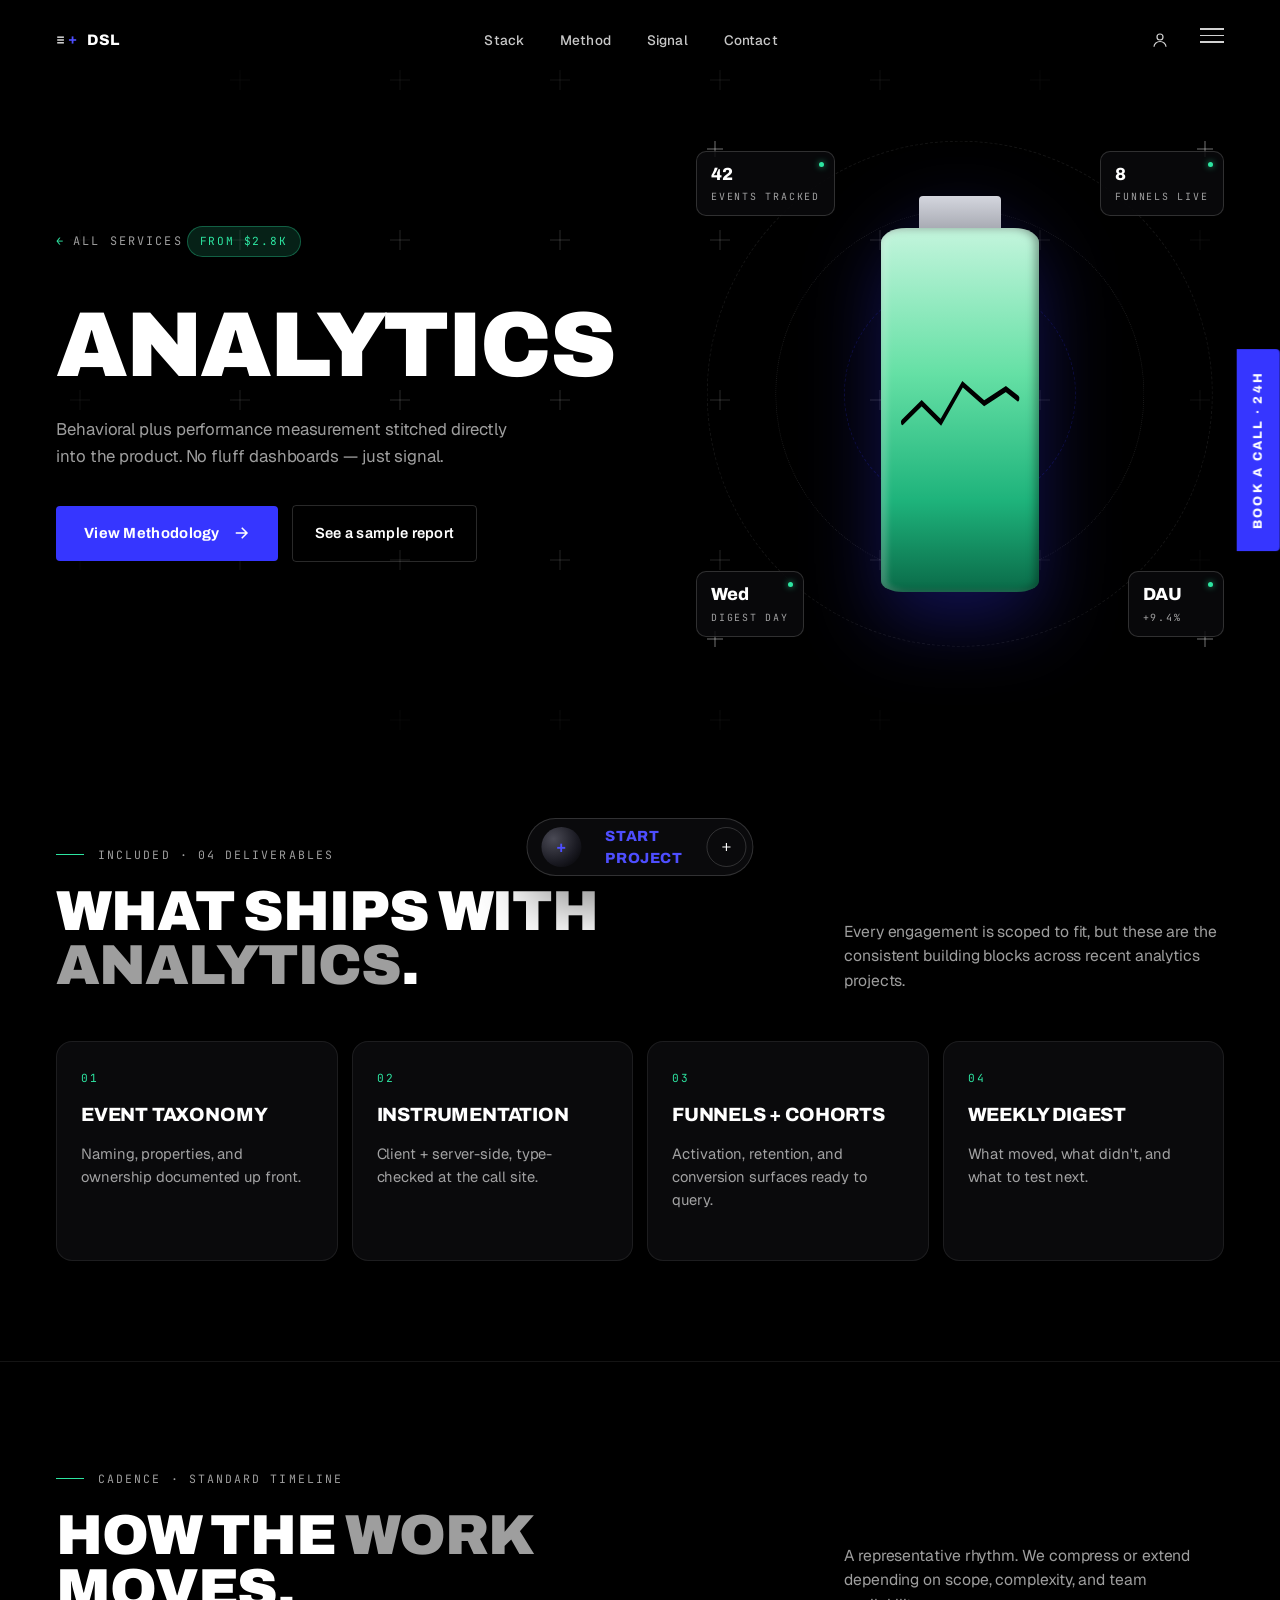
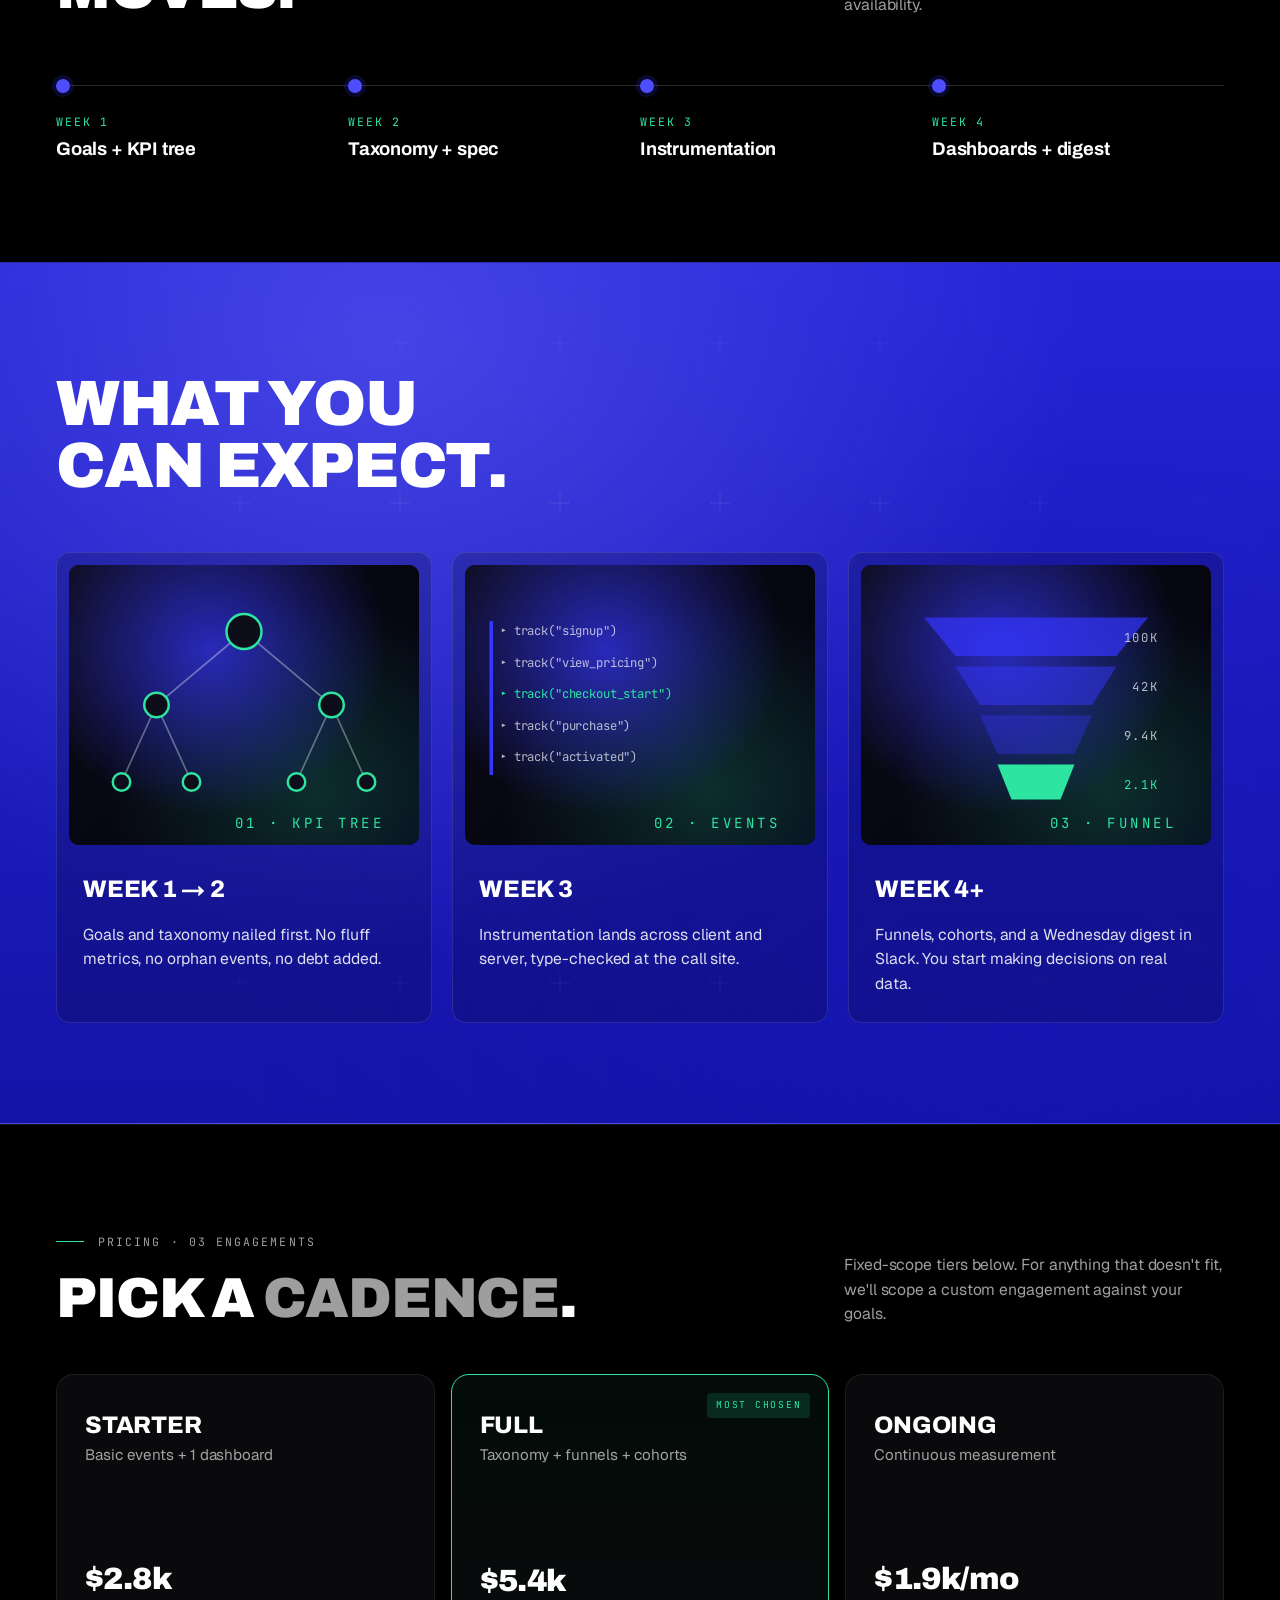
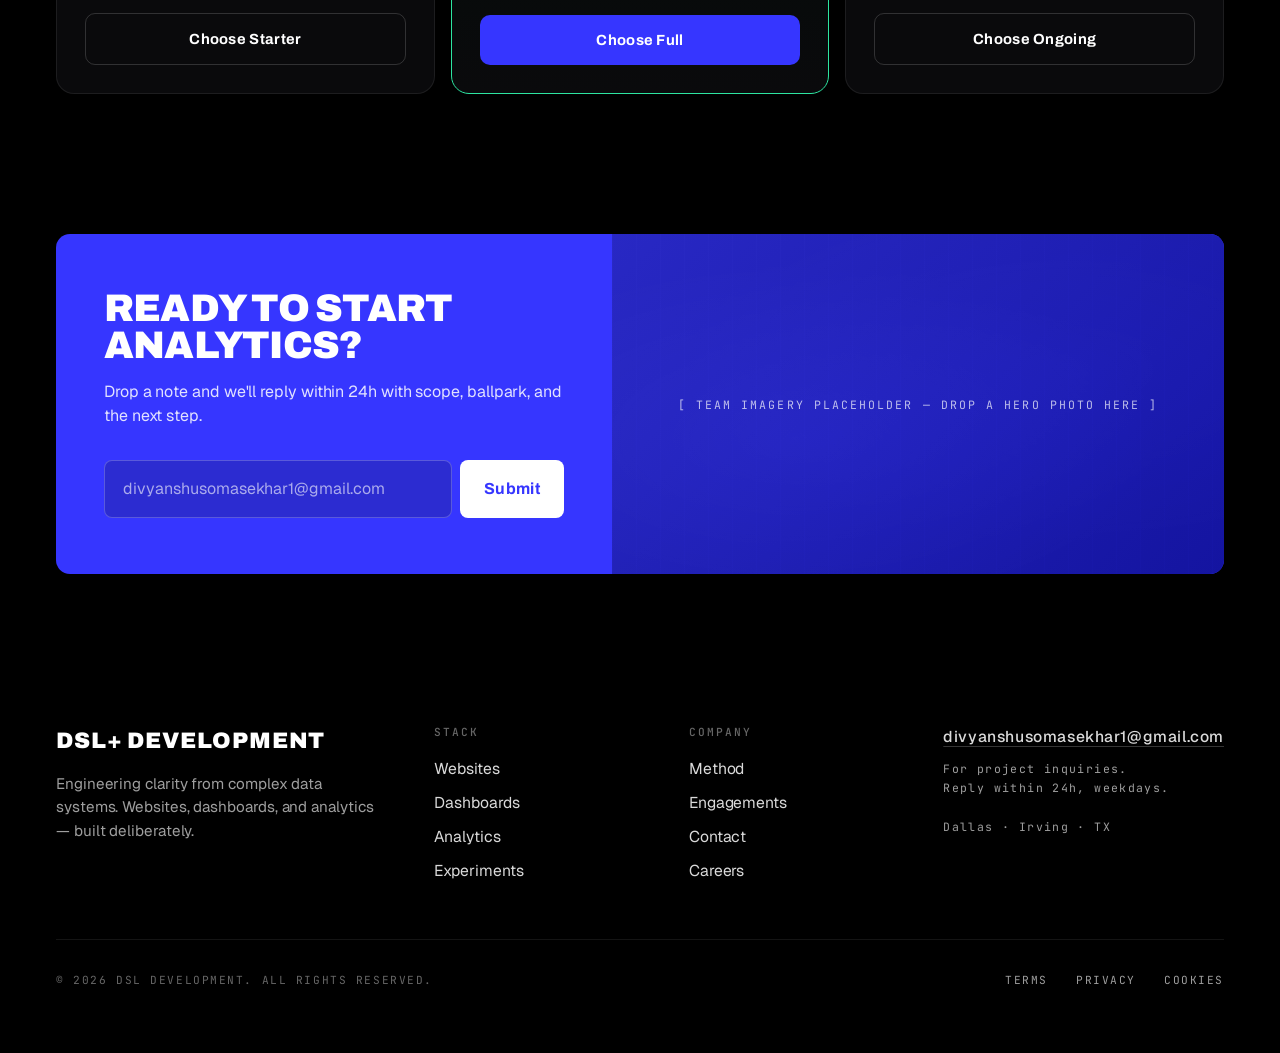
<file: services/analytics.html>
<!DOCTYPE html>
<html lang="en">
<head>
  <meta charset="UTF-8" />
  <meta name="viewport" content="width=device-width, initial-scale=1.0" />
  <title>Analytics — DSL Development</title>
  <link rel="preconnect" href="https://fonts.googleapis.com" />
  <link rel="preconnect" href="https://fonts.gstatic.com" crossorigin />
  <link href="https://fonts.googleapis.com/css2?family=Archivo:wght@400;500;600;700;800;900&family=Geist:wght@300;400;500;600;700&family=JetBrains+Mono:wght@400;500;600&display=swap" rel="stylesheet" />
  <link rel="stylesheet" href="../shared.css" />
  <style>
    .svc-hero { padding: 130px var(--pad) 80px; position: relative; overflow: hidden; }
    .svc-hero .crosshair-field { position: absolute; inset: 0; pointer-events: none; }
    .svc-hero-grid {
      max-width: var(--max); margin: 0 auto;
      display: grid; grid-template-columns: 1.1fr 1fr;
      gap: 60px; align-items: center;
      position: relative; z-index: 2;
    }
    .svc-hero-art {
      aspect-ratio: 1/1; max-width: 540px; width: 100%;
      margin-left: auto;
      position: relative;
      display: grid; place-items: center;
    }
    .orbit {
      position: absolute; left: 50%; top: 50%;
      transform: translate(-50%, -50%);
      border: 1px dashed rgba(255,255,255,0.08);
      border-radius: 50%;
      pointer-events: none;
    }
    .orbit-1 { width: 96%;  height: 96%; }
    .orbit-2 { width: 70%;  height: 70%; border-style: dotted; border-color: rgba(255,255,255,0.10); }
    .orbit-3 { width: 44%;  height: 44%; border-color: rgba(54,54,255,0.20); }
    .orbit-cross {
      position: absolute; width: 16px; height: 16px;
      color: rgba(255,255,255,0.45);
    }
    .orbit-cross::before, .orbit-cross::after {
      content: ""; position: absolute; background: currentColor;
    }
    .orbit-cross::before { left: 50%; top: 0; width: 1px; height: 100%; transform: translateX(-50%); }
    .orbit-cross::after  { top: 50%; left: 0; height: 1px; width: 100%; transform: translateY(-50%); }
    .orbit-cross.tl { top: 2%; left: 2%; }
    .orbit-cross.tr { top: 2%; right: 2%; }
    .orbit-cross.bl { bottom: 2%; left: 2%; }
    .orbit-cross.br { bottom: 2%; right: 2%; }

    /* Satellites */
    .sat {
      position: absolute;
      background: rgba(10,10,12,0.85);
      backdrop-filter: blur(8px);
      -webkit-backdrop-filter: blur(8px);
      border: 1px solid var(--line-2);
      border-radius: 10px;
      padding: 10px 14px;
      display: flex; flex-direction: column; gap: 2px;
      min-width: 96px;
      z-index: 3;
    }
    .sat .dot {
      position: absolute; top: 10px; right: 10px;
      width: 5px; height: 5px; border-radius: 50%;
      background: var(--mint);
      box-shadow: 0 0 6px rgba(45,229,161,0.8);
    }
    .sat .val {
      font-family: var(--display); font-weight: 800;
      font-size: 1.1rem; letter-spacing: -0.01em;
      color: var(--ink);
    }
    .sat .lbl {
      font-family: var(--mono); font-size: 0.62rem;
      letter-spacing: 0.18em; text-transform: uppercase;
      color: var(--muted);
    }
    .sat.nw { top: 4%;   left: 0; }
    .sat.ne { top: 4%;   right: 0; }
    .sat.sw { bottom: 4%; left: 0; }
    .sat.se { bottom: 4%; right: 0; }

    /* Browser rich */
    .art-browser-rich {
      width: 60%;
      background: linear-gradient(180deg, #161620 0%, #0c0c14 100%);
      border-radius: 12px;
      border: 1px solid rgba(255,255,255,0.10);
      box-shadow: 0 30px 60px rgba(54,54,255,0.25), 0 0 0 1px rgba(54,54,255,0.08);
      position: relative;
      z-index: 2;
      overflow: hidden;
    }
    .art-browser-bar {
      display: flex; align-items: center; gap: 12px;
      padding: 10px 12px;
      background: rgba(255,255,255,0.03);
      border-bottom: 1px solid rgba(255,255,255,0.06);
    }
    .art-browser-bar .dots { display: flex; gap: 5px; }
    .art-browser-bar .dots i {
      width: 8px; height: 8px; border-radius: 50%;
      background: rgba(255,255,255,0.18);
    }
    .art-browser-bar .url {
      flex: 1; background: rgba(255,255,255,0.05);
      border-radius: 4px;
      font-family: var(--mono); font-size: 0.62rem;
      color: var(--muted);
      padding: 4px 10px;
      text-align: center;
      letter-spacing: 0.06em;
    }
    .art-browser-body {
      padding: 16px 14px 18px;
      display: flex; flex-direction: column; gap: 8px;
    }
    .bb-row { height: 6px; border-radius: 4px; background: rgba(255,255,255,0.12); }
    .bb-row.a { width: 80%; height: 9px; background: rgba(255,255,255,0.22); }
    .bb-row.b { width: 60%; }
    .bb-row.c { width: 70%; }
    .bb-row.d { width: 50%; }
    .bb-spark { height: 30px; margin: 6px 0; }
    .bb-spark svg { width: 100%; height: 100%; }
    .bb-btn {
      width: 36%; height: 14px;
      background: var(--blue-hot);
      border-radius: 4px;
      margin-top: 6px;
    }
    .art-browser-stamp {
      padding: 0 14px 12px;
      font-family: var(--mono); font-size: 0.6rem;
      letter-spacing: 0.18em;
      color: var(--muted);
      text-transform: uppercase;
    }

    /* Vial big */
    .art-vial-big {
      width: 30%;
      aspect-ratio: 2/5;
      position: relative;
      filter: drop-shadow(0 30px 38px rgba(54,54,255,0.32));
      z-index: 2;
    }
    .art-vial-big .body {
      position: absolute; inset: 8% 0 0 0;
      background: linear-gradient(180deg, #c8caf2 0%, #8d91ff 35%, #5050ff 70%, #1b1bb0 100%);
      border-radius: 16% 16% 14% 14% / 4% 4% 3% 3%;
      box-shadow: inset -4px 0 8px rgba(0,0,0,0.35), inset 6px 0 6px rgba(255,255,255,0.22);
    }
    .art-vial-big .cap {
      position: absolute; top: 0; left: 24%; right: 24%; height: 14%;
      background: linear-gradient(180deg, #d4d6de 0%, #8a8d96 100%);
      border-radius: 4px 4px 2px 2px;
    }
    .art-vial-big .label {
      position: absolute; left: 50%; top: 52%; transform: translate(-50%, -50%);
      color: #fff;
      font-family: var(--display); font-weight: 800;
      font-size: clamp(1rem, 1.4vw, 1.4rem);
      letter-spacing: 0.04em;
    }
    .art-vial-big.green .body {
      background: linear-gradient(180deg, #c4f5dd 0%, #65e0a5 40%, #1eb37b 75%, #0a6a48 100%);
    }
    .art-vial-big.green .scribble {
      position: absolute; left: 12%; right: 12%; top: 44%;
      height: 18%; pointer-events: none;
    }
    .art-vial-big.green .scribble svg { width: 100%; height: 100%; }
    .art-vial-big.green .scribble path {
      fill: none; stroke: #000; stroke-width: 2.4; stroke-linecap: round;
    }

    /* Bars big */
    .art-bars-big {
      width: 60%;
      aspect-ratio: 5/4;
      background: linear-gradient(180deg, #0e0e16 0%, #050509 100%);
      border-radius: 12px;
      border: 1px solid rgba(54,54,255,0.45);
      box-shadow: 0 30px 60px rgba(54,54,255,0.25);
      padding: 16% 12% 12%;
      position: relative; z-index: 2;
      display: flex; flex-direction: column;
    }
    .art-bars-big .bars-grid {
      position: absolute; left: 12%; right: 12%; top: 16%; bottom: 18%;
      background:
        linear-gradient(180deg, rgba(255,255,255,0.05) 1px, transparent 1px) 0 0 / 100% 25%,
        linear-gradient(180deg, rgba(255,255,255,0.05) 1px, transparent 1px) 0 25% / 100% 25%,
        linear-gradient(180deg, rgba(255,255,255,0.05) 1px, transparent 1px) 0 50% / 100% 25%;
    }
    .art-bars-big .bars-row {
      flex: 1; display: flex; align-items: flex-end;
      gap: 8px;
      position: relative; z-index: 1;
    }
    .art-bars-big .bars-row b {
      flex: 1; display: block;
      background: linear-gradient(180deg, #4040ff, #2020c8);
      border-radius: 3px 3px 0 0;
    }
    .art-bars-big .bars-row b.m { background: linear-gradient(180deg, #4be8a8, #1cb47a); }
    .art-bars-big .bars-row b.v { background: linear-gradient(180deg, #b9b3ff, #6d65d6); }
    .art-bars-big .bars-row b.w { background: linear-gradient(180deg, #f4f4f8, #b8b8c4); }
    .art-bars-big .bars-axis {
      display: flex; justify-content: space-between;
      margin-top: 10px;
      font-family: var(--mono); font-size: 0.58rem;
      letter-spacing: 0.16em; text-transform: uppercase;
      color: var(--muted);
    }

    /* Target big */
    .art-target-big {
      width: 60%;
      aspect-ratio: 1/1;
      position: relative;
      z-index: 2;
      display: grid; place-items: center;
    }
    .art-target-big svg { width: 100%; height: 100%; overflow: visible; }
    .art-target-big .crisp { stroke: var(--blue-hot); fill: none; stroke-width: 2.2; }
    .art-target-big .dashed { stroke: var(--mint); stroke-dasharray: 4 6; fill: none; stroke-width: 1.6; }
    .art-target-big .core { fill: #fff; }
    .art-target-big .tick { stroke: rgba(255,255,255,0.7); stroke-width: 1.4; }
    .art-target-big .scan-ring {
      position: absolute; inset: 14%;
      border: 1px solid var(--mint);
      border-radius: 50%;
      opacity: 0;
      animation: scanPulse 2.4s ease-out infinite;
    }
    @keyframes scanPulse {
      0%   { transform: scale(0.4); opacity: 0.8; }
      100% { transform: scale(1.4); opacity: 0; }
    }

    /* Flow big */
    .art-flow-big {
      width: 76%;
      position: relative; z-index: 2;
      padding: 30px 18px;
      background: linear-gradient(180deg, #0e0e16 0%, #050509 100%);
      border-radius: 14px;
      border: 1px solid var(--line-2);
      box-shadow: 0 30px 60px rgba(54,54,255,0.18);
    }
    .art-flow-big .tag {
      display: block;
      font-family: var(--mono); font-size: 0.72rem;
      color: var(--muted);
      margin-bottom: 16px;
      text-align: center;
      letter-spacing: 0.04em;
    }
    .art-flow-big svg { width: 100%; height: 110px; }
    .art-flow-big .blue-line { fill: none; stroke: var(--blue-hot); stroke-width: 3; stroke-linecap: round; }
    .art-flow-big .mint-line { fill: none; stroke: var(--mint); stroke-width: 3; stroke-linecap: round; }
    .art-flow-big .node { fill: #fff; }
    .art-flow-big .ping {
      fill: var(--mint);
      animation: flowPing 2.2s ease-in-out infinite;
      transform-origin: 110px 58px;
    }
    @keyframes flowPing {
      0%, 100% { transform: scale(0.8); opacity: 0.6; }
      50%      { transform: scale(1.6); opacity: 1; }
    }
    .art-flow-big .flow-tags {
      display: flex; justify-content: space-between;
      margin-top: 18px;
      font-family: var(--mono); font-size: 0.62rem;
      letter-spacing: 0.18em; text-transform: uppercase;
      color: var(--muted);
    }
    .art-flow-big .flow-tags span:nth-child(2) { color: var(--mint); }

    /* List big */
    .art-list-big {
      width: 64%;
      background: linear-gradient(180deg, #14141a 0%, #0a0a10 100%);
      border-radius: 14px;
      border: 1px solid var(--line-2);
      padding: 18px;
      box-shadow: 0 28px 60px rgba(0,0,0,0.5);
      position: relative; z-index: 2;
      display: flex; flex-direction: column;
      gap: 10px;
    }
    .art-list-big .lh {
      font-family: var(--mono); font-size: 0.62rem;
      letter-spacing: 0.2em; text-transform: uppercase;
      color: var(--muted);
      margin-bottom: 6px;
      padding-bottom: 8px;
      border-bottom: 1px solid var(--line);
    }
    .art-list-big .row { display: flex; align-items: center; gap: 12px; }
    .art-list-big .row i {
      width: 12px; height: 12px; border-radius: 50%;
      flex-shrink: 0;
    }
    .art-list-big .row i.m { background: var(--mint); }
    .art-list-big .row i.b { background: var(--blue-hot); }
    .art-list-big .row i.g { background: rgba(255,255,255,0.22); }
    .art-list-big .row span {
      flex: 1; height: 6px;
      background: rgba(255,255,255,0.14);
      border-radius: 4px;
    }
    .art-list-big .row span.s2 { width: 70%; flex: 0 1 70%; }
    .art-list-big .row span.s3 { width: 50%; flex: 0 1 50%; }
    .art-list-big .row em {
      font-style: normal;
      font-family: var(--mono); font-size: 0.56rem;
      letter-spacing: 0.18em;
      color: var(--muted-2);
    }
    .art-list-big .row.done em { color: var(--mint); }

    .crumb {
      display: inline-flex; align-items: center; gap: 8px;
      font-family: var(--mono); font-size: 0.74rem;
      letter-spacing: 0.18em; text-transform: uppercase;
      color: var(--muted);
      margin-bottom: 32px;
      transition: color 0.15s;
    }
    .crumb:hover { color: var(--mint); }
    .crumb::before { content: "←"; color: var(--mint); }

    .deliverables { padding: 100px var(--pad); }
    .deliv-grid {
      max-width: var(--max); margin: 0 auto;
      display: grid; grid-template-columns: repeat(4, 1fr); gap: 14px;
    }
    .deliv {
      background: var(--bg-card);
      border: 1px solid var(--line);
      border-radius: 16px;
      padding: 28px 24px;
      min-height: 220px;
      display: flex; flex-direction: column; gap: 14px;
      transition: border-color 0.3s, background 0.3s;
    }
    .deliv:hover { border-color: rgba(54,54,255,0.4); background: var(--bg-card-2); }
    .deliv-num { font-family: var(--mono); font-size: 0.7rem; letter-spacing: 0.18em; color: var(--mint); }
    .deliv-name {
      font-family: var(--display); font-weight: 800;
      font-size: 1.2rem; letter-spacing: -0.01em;
      text-transform: uppercase;
    }
    .deliv-desc { color: var(--muted); font-size: 0.92rem; line-height: 1.55; }

    .timeline { padding: 100px var(--pad); border-top: 1px solid var(--line); }
    .timeline-grid {
      max-width: var(--max); margin: 40px auto 0;
      display: grid; grid-template-columns: repeat(4, 1fr);
      gap: 0; position: relative;
    }
    .timeline-grid::before {
      content: ""; position: absolute;
      left: 0; right: 0; top: 28px; height: 1px;
      background: var(--line-2);
    }
    .step { padding-top: 56px; position: relative; padding-right: 20px; }
    .step::before {
      content: ""; position: absolute;
      left: 0; top: 22px; width: 14px; height: 14px;
      background: var(--blue-hot);
      border-radius: 50%;
      box-shadow: 0 0 0 4px rgba(54,54,255,0.18);
    }
    .step .when { font-family: var(--mono); font-size: 0.72rem; letter-spacing: 0.16em; text-transform: uppercase; color: var(--mint); margin-bottom: 8px; }
    .step .what { font-family: var(--display); font-weight: 700; font-size: 1.15rem; letter-spacing: -0.01em; line-height: 1.3; }

    /* Pricing section */
    .svc-pricing { padding: 100px var(--pad); border-top: 1px solid var(--line); }
    .svc-pricing-grid {
      max-width: var(--max); margin: 0 auto;
      display: grid; grid-template-columns: repeat(3, 1fr);
      gap: 16px;
    }
    .svc-plan {
      background: var(--bg-card);
      border: 1px solid var(--line);
      border-radius: 18px;
      padding: 32px 28px 28px;
      position: relative;
      display: flex; flex-direction: column;
      gap: 18px;
      min-height: 320px;
      transition: border-color 0.3s, background 0.3s, transform 0.3s;
    }
    .svc-plan:hover { border-color: rgba(54,54,255,0.4); background: var(--bg-card-2); }
    .svc-plan.best {
      border-color: var(--mint);
      background: linear-gradient(180deg, rgba(45,229,161,0.05) 0%, var(--bg-card) 100%);
    }
    .svc-plan-tag {
      position: absolute; top: 18px; right: 18px;
      background: var(--mint-soft);
      color: var(--mint);
      font-family: var(--mono); font-size: 0.6rem;
      letter-spacing: 0.18em; text-transform: uppercase;
      padding: 5px 9px;
      border-radius: 4px;
    }
    .svc-plan-name {
      font-family: var(--display); font-weight: 800;
      font-size: 1.5rem; letter-spacing: -0.01em;
      text-transform: uppercase;
    }
    .svc-plan-desc {
      color: var(--muted); font-size: 0.95rem;
      line-height: 1.55;
    }
    .svc-plan-price {
      font-family: var(--display); font-weight: 900;
      font-size: clamp(1.8rem, 2.4vw, 2.3rem);
      letter-spacing: -0.02em;
      line-height: 1;
      margin-top: auto;
    }
    .svc-plan-price.talk { color: var(--blue-hot); }
    .svc-plan-cta {
      display: block;
      width: 100%;
      background: var(--blue);
      color: #fff;
      font-family: var(--display); font-weight: 700;
      font-size: 0.92rem; letter-spacing: 0.02em;
      padding: 14px 16px;
      border-radius: 10px;
      text-align: center;
      transition: background 0.2s;
    }
    .svc-plan-cta:hover { background: var(--blue-hot); }
    .svc-plan-cta.ghost {
      background: transparent;
      border: 1px solid var(--line-2);
    }
    .svc-plan-cta.ghost:hover { background: rgba(255,255,255,0.04); border-color: var(--mint); }
    .svc-plan-feats {
      list-style: none;
      display: flex; flex-direction: column;
      gap: 8px;
      font-size: 0.92rem;
      color: var(--ink);
    }
    .svc-plan-feats li {
      display: flex; gap: 10px; align-items: flex-start;
      line-height: 1.45;
    }
    .svc-plan-feats li::before {
      content: "+"; color: var(--mint); flex-shrink: 0;
      font-family: var(--display); font-weight: 800;
      font-size: 0.9rem;
    }

    @media (max-width: 1100px) {
      .svc-hero-grid { grid-template-columns: 1fr; gap: 50px; }
      .svc-hero-art { margin: 0 auto; max-width: 460px; }
      .deliv-grid { grid-template-columns: repeat(2, 1fr); }
      .timeline-grid { grid-template-columns: 1fr 1fr; gap: 28px 0; }
      .timeline-grid::before { display: none; }
      .step { padding-top: 0; padding-left: 26px; }
      .step::before { top: 4px; left: 0; }
      .svc-pricing-grid { grid-template-columns: 1fr; }
      .sat { padding: 8px 11px; min-width: 80px; }
      .sat .val { font-size: 0.95rem; }
    }
    @media (max-width: 560px) {
      .deliv-grid, .timeline-grid { grid-template-columns: 1fr; }
    }


    /* ============== HERO ART ANIMATIONS ============== */
    @keyframes orbit-spin { to { transform: translate(-50%, -50%) rotate(360deg); } }
    @keyframes sat-bob {
      0%, 100% { transform: translateY(0); }
      50%      { transform: translateY(-6px); }
    }
    @keyframes sat-dot {
      0%, 100% { box-shadow: 0 0 4px rgba(45,229,161,0.5); transform: scale(1); }
      50%      { box-shadow: 0 0 12px rgba(45,229,161,1); transform: scale(1.2); }
    }
    @keyframes draw-line {
      0%   { stroke-dashoffset: 400; }
      55%  { stroke-dashoffset: 0; }
      100% { stroke-dashoffset: 0; }
    }
    @keyframes vial-breath {
      0%, 100% { transform: translateY(0); filter: drop-shadow(0 30px 38px rgba(54,54,255,0.32)); }
      50%      { transform: translateY(-6px); filter: drop-shadow(0 40px 50px rgba(54,54,255,0.46)); }
    }
    @keyframes bar-grow {
      from { transform: scaleY(0); }
      to   { transform: scaleY(1); }
    }
    @keyframes target-spin { to { transform: rotate(360deg); } }
    @keyframes flow-pulse {
      0%, 100% { stroke-dashoffset: 0; opacity: 0.9; }
      50%      { stroke-dashoffset: 80; opacity: 1; }
    }
    @keyframes flow-travel {
      0%   { offset-distance: 0%; opacity: 1; }
      100% { offset-distance: 100%; opacity: 1; }
    }
    @keyframes list-fade {
      from { opacity: 0; transform: translateX(-12px); }
      to   { opacity: 1; transform: none; }
    }
    @keyframes pulse-wip {
      0%, 100% { opacity: 1; }
      50%      { opacity: 0.4; }
    }
    @keyframes art-enter {
      from { opacity: 0; transform: translateY(20px) scale(0.96); }
      to   { opacity: 1; transform: none; }
    }

    /* container entrance */
    .svc-hero-art { animation: art-enter 0.9s cubic-bezier(.2,.8,.2,1) both; }

    /* orbits rotate at varying speeds */
    .orbit-1 { animation: orbit-spin 110s linear infinite; }
    .orbit-2 { animation: orbit-spin 70s  linear infinite reverse; }
    .orbit-3 { animation: orbit-spin 40s  linear infinite; }

    /* satellites float + pulse */
    .sat { animation: sat-bob 5s ease-in-out infinite; }
    .sat.nw { animation-delay: 0s;   }
    .sat.ne { animation-delay: 0.6s; }
    .sat.se { animation-delay: 1.2s; }
    .sat.sw { animation-delay: 1.8s; }
    .sat .dot { animation: sat-dot 2.4s ease-in-out infinite; }
    .sat.ne .dot { animation-delay: 0.3s; }
    .sat.se .dot { animation-delay: 0.6s; }
    .sat.sw .dot { animation-delay: 0.9s; }

    /* Browser sparkline draws */
    .bb-spark svg path {
      stroke-dasharray: 400;
      animation: draw-line 4s ease-in-out infinite;
    }
    .art-browser-rich { animation: art-enter 1s cubic-bezier(.2,.8,.2,1) 0.1s both; }

    /* Vial breath */
    .art-vial-big { animation: vial-breath 5s ease-in-out infinite; }

    /* Vial green scribble */
    .art-vial-big.green .scribble path {
      stroke-dasharray: 200;
      animation: draw-line 5s ease-in-out infinite;
    }

    /* Bars stagger grow */
    .art-bars-big .bars-row b {
      transform-origin: bottom;
      animation: bar-grow 1.1s cubic-bezier(.2,.8,.2,1) both;
    }
    .art-bars-big .bars-row b:nth-child(1) { animation-delay: 0.10s; }
    .art-bars-big .bars-row b:nth-child(2) { animation-delay: 0.18s; }
    .art-bars-big .bars-row b:nth-child(3) { animation-delay: 0.26s; }
    .art-bars-big .bars-row b:nth-child(4) { animation-delay: 0.34s; }
    .art-bars-big .bars-row b:nth-child(5) { animation-delay: 0.42s; }
    .art-bars-big .bars-row b:nth-child(6) { animation-delay: 0.50s; }

    /* Target spin */
    .art-target-big svg {
      animation: target-spin 60s linear infinite;
      transform-origin: 50% 50%;
    }
    .art-target-big svg .core { animation: sat-dot 2s ease-in-out infinite; transform-origin: center; }

    /* Flow line shimmer + traveling ping along the path */
    .art-flow-big .blue-line {
      stroke-dasharray: 4 6;
      animation: flow-pulse 3s linear infinite;
    }
    .art-flow-big .mint-line {
      stroke-dasharray: 4 6;
      animation: flow-pulse 3s linear infinite reverse;
    }
    .art-flow-big .ping {
      offset-path: path("M10,50 Q60,4 110,50 T210,50");
      animation: flow-travel 3.4s linear infinite;
    }

    /* List rows fade-in stagger + WIP row pulse */
    .art-list-big .row { animation: list-fade 0.7s cubic-bezier(.2,.8,.2,1) both; }
    .art-list-big .row:nth-of-type(1) { animation-delay: 0.20s; }
    .art-list-big .row:nth-of-type(2) { animation-delay: 0.32s; }
    .art-list-big .row:nth-of-type(3) { animation-delay: 0.44s; }
    .art-list-big .row:nth-of-type(4) { animation-delay: 0.56s; }
    .art-list-big .row:nth-of-type(5) { animation-delay: 0.68s; }
    .art-list-big .row:not(.done) i.b { animation: pulse-wip 1.6s ease-in-out infinite; }

    /* prefers-reduced-motion */
    @media (prefers-reduced-motion: reduce) {
      .orbit-1, .orbit-2, .orbit-3,
      .sat, .sat .dot,
      .bb-spark svg path,
      .art-vial-big, .art-vial-big.green .scribble path,
      .art-bars-big .bars-row b,
      .art-target-big svg, .art-target-big svg .core,
      .art-flow-big .blue-line, .art-flow-big .mint-line, .art-flow-big .ping,
      .art-list-big .row, .art-list-big .row:not(.done) i.b,
      .svc-hero-art, .art-browser-rich {
        animation: none !important;
      }
    }



    /* ============== WHAT YOU CAN EXPECT BAND ============== */
    .expect {
      padding: 110px var(--pad) 100px;
      background:
        radial-gradient(ellipse at 30% 10%, rgba(110,110,255,0.45), transparent 55%),
        radial-gradient(ellipse at 80% 90%, rgba(20,20,180,0.55), transparent 55%),
        linear-gradient(180deg, #2424d6 0%, #1414a8 100%);
      border-top: 1px solid rgba(255,255,255,0.10);
      border-bottom: 1px solid rgba(255,255,255,0.10);
      position: relative;
      overflow: hidden;
    }
    .expect::before {
      content: ""; position: absolute; inset: 0;
      background-image:
        url("data:image/svg+xml;utf8,<svg xmlns='http://www.w3.org/2000/svg' width='160' height='160' viewBox='0 0 160 160'><g fill='none' stroke='rgba(255,255,255,0.10)' stroke-width='1'><path d='M80 70 v20 M70 80 h20'/></g></svg>");
      background-size: 160px 160px;
      mask-image: radial-gradient(ellipse at center, rgba(0,0,0,1) 35%, rgba(0,0,0,0) 80%);
      -webkit-mask-image: radial-gradient(ellipse at center, rgba(0,0,0,1) 35%, rgba(0,0,0,0) 80%);
      pointer-events: none;
    }
    .expect-inner {
      max-width: var(--max);
      margin: 0 auto;
      position: relative; z-index: 1;
    }
    .expect-title {
      font-family: var(--display);
      font-weight: 900;
      font-size: clamp(2.6rem, 5vw, 4.4rem);
      line-height: 0.96;
      letter-spacing: -0.02em;
      text-transform: uppercase;
      color: #fff;
      margin-bottom: 56px;
      max-width: 760px;
    }
    .expect-grid {
      display: grid;
      grid-template-columns: repeat(3, 1fr);
      gap: 20px;
    }
    .expect-card {
      background: rgba(0,0,0,0.18);
      border: 1px solid rgba(255,255,255,0.10);
      border-radius: 14px;
      overflow: hidden;
      padding: 12px;
      display: flex; flex-direction: column;
      transition: background 0.25s, border-color 0.25s, transform 0.25s;
    }
    .expect-card:hover {
      background: rgba(0,0,0,0.28);
      border-color: rgba(255,255,255,0.22);
      transform: translateY(-3px);
    }
    .expect-thumb {
      width: 100%;
      aspect-ratio: 5/4;
      border-radius: 10px;
      position: relative;
      overflow: hidden;
      background: #0a0a18;
      margin-bottom: 22px;
    }
    .expect-thumb::before {
      content: "";
      position: absolute; inset: 0;
      background:
        radial-gradient(ellipse at 40% 30%, rgba(54,54,255,0.7), transparent 60%),
        radial-gradient(ellipse at 70% 80%, rgba(45,229,161,0.18), transparent 60%),
        linear-gradient(135deg, #0c0c18 0%, #060611 60%, #050518 100%);
    }
    .expect-thumb::after {
      content: "DROP IMAGE";
      position: absolute;
      left: 12px; bottom: 10px;
      font-family: var(--mono);
      font-size: 0.58rem;
      letter-spacing: 0.22em;
      color: rgba(255,255,255,0.45);
      text-transform: uppercase;
    }
    .expect-thumb .thumb-grid {
      position: absolute; inset: 0;
      background:
        repeating-linear-gradient(90deg, rgba(255,255,255,0.04) 0 1px, transparent 1px 22px),
        repeating-linear-gradient(0deg,  rgba(255,255,255,0.04) 0 1px, transparent 1px 22px);
    }
    .expect-thumb .thumb-cross {
      position: absolute;
      width: 14px; height: 14px;
      color: rgba(255,255,255,0.5);
    }
    .expect-thumb .thumb-cross::before,
    .expect-thumb .thumb-cross::after {
      content: ""; position: absolute; background: currentColor;
    }
    .expect-thumb .thumb-cross::before { left: 50%; top: 0; width: 1px; height: 100%; transform: translateX(-50%); }
    .expect-thumb .thumb-cross::after  { top: 50%; left: 0; height: 1px; width: 100%; transform: translateY(-50%); }
    .expect-thumb .thumb-cross.tl { top: 8px; left: 8px; }
    .expect-thumb .thumb-cross.tr { top: 8px; right: 8px; }
    .expect-thumb .thumb-cross.bl { bottom: 8px; left: 8px; }
    .expect-thumb .thumb-cross.br { bottom: 8px; right: 8px; }

    .expect-phase {
      padding: 4px 14px 16px;
      font-family: var(--display);
      font-weight: 800;
      font-size: 1.5rem;
      letter-spacing: -0.01em;
      text-transform: uppercase;
      color: #fff;
    }
    .expect-body {
      padding: 0 14px 14px;
      color: rgba(255,255,255,0.86);
      font-size: 0.98rem;
      line-height: 1.55;
    }

    @media (max-width: 900px) {
      .expect-grid { grid-template-columns: 1fr; }
      .expect-title { font-size: clamp(2rem, 7vw, 3rem); margin-bottom: 36px; }
    }



    /* Real thumb illustrations */
    .expect-thumb .thumb-art {
      position: absolute; inset: 0;
      width: 100%; height: 100%;
      z-index: 1;
    }
    .expect-thumb .thumb-art svg {
      width: 100%; height: 100%;
      display: block;
    }
    .expect-thumb::after { display: none; }   /* hide "DROP IMAGE" label */

  </style>
</head>
<body>

  <header class="nav" id="nav">
    <a href="../index.html" class="brand">
      <span class="brand-mark"></span>
      <span>DSL</span>
    </a>
    <nav class="nav-links">
      <a href="../index.html#stack">Stack</a>
      <a href="../index.html#method">Method</a>
      <a href="../index.html#signal">Signal</a>
      <a href="../index.html#contact">Contact</a>
    </nav>
    <div class="nav-tools">
      <button class="icon-btn" aria-label="Account">
        <svg viewBox="0 0 24 24" fill="none" stroke="currentColor" stroke-width="1.6"><circle cx="12" cy="8" r="4"/><path d="M4 21c0-4 4-7 8-7s8 3 8 7"/></svg>
      </button>
      <button class="icon-btn menu-btn" aria-label="Menu" id="menu-toggle">
        <span></span><span></span><span></span>
      </button>
    </div>
  </header>

  <a href="../index.html#contact" class="side-tab">Book A Call · 24H</a>

  <a href="../index.html#contact" class="float-cta" aria-label="Start a project">
    <span class="float-cta-thumb"></span>
    <span class="float-cta-label">Start<br/>Project</span>
    <span class="float-cta-plus">
      <svg viewBox="0 0 24 24" fill="none" stroke="currentColor" stroke-width="2"><path d="M12 5v14M5 12h14"/></svg>
    </span>
  </a>

  <main>

    <section class="svc-hero">
      <div class="crosshair-field"></div>
      <div class="svc-hero-grid">
        <div>
          <a class="crumb" href="../index.html#stack">All Services</a>
          <span class="svc-chip" style="display:inline-block; margin-bottom: 28px;">From $2.8k</span>
          <h1 class="hero-title" style="margin-top: 18px;">Analytics</h1>
          <p class="hero-lead">Behavioral plus performance measurement stitched directly into the product. No fluff dashboards — just signal.</p>
          <div class="hero-ctas">
            <a class="btn-primary" href="../index.html#contact">
              View Methodology
              <svg viewBox="0 0 24 24" fill="none" stroke="currentColor" stroke-width="2"><path d="M5 12h14M13 5l7 7-7 7"/></svg>
            </a>
            <a class="btn-ghost" href="../index.html#method">See a sample report</a>
          </div>
        </div>
        <div class="svc-hero-art">
          
      
    <div class="orbit orbit-1"></div>
    <div class="orbit orbit-2"></div>
    <div class="orbit orbit-3"></div>
    <div class="orbit-cross tl"></div>
    <div class="orbit-cross tr"></div>
    <div class="orbit-cross bl"></div>
    <div class="orbit-cross br"></div>
  
      <div class="art-vial-big green">
        <div class="cap"></div>
        <div class="body"></div>
        <div class="scribble">
          <svg viewBox="0 0 100 30" preserveAspectRatio="none">
            <path d="M2 22 L18 14 L34 22 L52 6 L70 14 L88 8 L98 12"/>
          </svg>
        </div>
      </div>
      <div class="sat nw"><span class="dot"></span><span class="val">42</span><span class="lbl">Events tracked</span></div>
      <div class="sat ne"><span class="dot"></span><span class="val">8</span><span class="lbl">Funnels live</span></div>
      <div class="sat se"><span class="dot"></span><span class="val">DAU</span><span class="lbl">+9.4%</span></div>
      <div class="sat sw"><span class="dot"></span><span class="val">Wed</span><span class="lbl">Digest day</span></div>
    
        </div>
      </div>
    </section>

    <section class="deliverables">
      <div class="section-head">
        <div class="left">
          <div class="eyebrow">Included · 04 Deliverables</div>
          <h2 class="section-title">What ships with <span class="mute">analytics</span>.</h2>
        </div>
        <p class="section-sub">
          Every engagement is scoped to fit, but these are the consistent building blocks across recent analytics projects.
        </p>
      </div>
      <div class="deliv-grid">
        <div class="deliv">
          <div class="deliv-num">01</div>
          <div class="deliv-name">Event taxonomy</div>
          <div class="deliv-desc">Naming, properties, and ownership documented up front.</div>
        </div>
        <div class="deliv">
          <div class="deliv-num">02</div>
          <div class="deliv-name">Instrumentation</div>
          <div class="deliv-desc">Client + server-side, type-checked at the call site.</div>
        </div>
        <div class="deliv">
          <div class="deliv-num">03</div>
          <div class="deliv-name">Funnels + cohorts</div>
          <div class="deliv-desc">Activation, retention, and conversion surfaces ready to query.</div>
        </div>
        <div class="deliv">
          <div class="deliv-num">04</div>
          <div class="deliv-name">Weekly digest</div>
          <div class="deliv-desc">What moved, what didn't, and what to test next.</div>
        </div>
      </div>
    </section>

    <section class="timeline">
      <div class="section-head" style="margin-bottom: 0;">
        <div class="left">
          <div class="eyebrow">Cadence · Standard timeline</div>
          <h2 class="section-title">How the <span class="mute">work</span> moves.</h2>
        </div>
        <p class="section-sub">
          A representative rhythm. We compress or extend depending on scope, complexity, and team availability.
        </p>
      </div>
      <div class="timeline-grid">
        <div class="step">
          <div class="when">Week 1</div>
          <div class="what">Goals + KPI tree</div>
        </div>
        <div class="step">
          <div class="when">Week 2</div>
          <div class="what">Taxonomy + spec</div>
        </div>
        <div class="step">
          <div class="when">Week 3</div>
          <div class="what">Instrumentation</div>
        </div>
        <div class="step">
          <div class="when">Week 4</div>
          <div class="what">Dashboards + digest</div>
        </div>
      </div>
    </section>



    <section class="expect">
      <div class="expect-inner">
        <h2 class="expect-title">What you<br/>can expect.</h2>
        <div class="expect-grid">
          <div class="expect-card">
            <div class="expect-thumb"><div class="thumb-art"><svg viewBox="0 0 200 160">
      <g stroke="rgba(255,255,255,0.35)" fill="none">
        <path d="M100 38 L50 80 M100 38 L150 80 M50 80 L30 124 M50 80 L70 124 M150 80 L130 124 M150 80 L170 124"/>
      </g>
      <g fill="#0e0e1a" stroke="#2DE5A1" stroke-width="1.4">
        <circle cx="100" cy="38" r="10"/>
        <circle cx="50" cy="80" r="7"/><circle cx="150" cy="80" r="7"/>
        <circle cx="30" cy="124" r="5"/><circle cx="70" cy="124" r="5"/>
        <circle cx="130" cy="124" r="5"/><circle cx="170" cy="124" r="5"/>
      </g>
      <text x="180" y="150" text-anchor="end" font-family="JetBrains Mono" font-size="8" fill="#2DE5A1" letter-spacing="2">01 · KPI TREE</text>
    </svg></div></div>
            <div class="expect-phase">Week 1 → 2</div>
            <p class="expect-body">Goals and taxonomy nailed first. No fluff metrics, no orphan events, no debt added.</p>
          </div>
          <div class="expect-card">
            <div class="expect-thumb"><div class="thumb-art"><svg viewBox="0 0 200 160">
      <g font-family="JetBrains Mono" font-size="7" fill="rgba(255,255,255,0.7)">
        <text x="20" y="40">▸ track("signup")</text>
        <text x="20" y="58">▸ track("view_pricing")</text>
        <text x="20" y="76" fill="#2DE5A1">▸ track("checkout_start")</text>
        <text x="20" y="94">▸ track("purchase")</text>
        <text x="20" y="112">▸ track("activated")</text>
      </g>
      <line x1="15" y1="32" x2="15" y2="120" stroke="#3636FF" stroke-width="2"/>
      <text x="180" y="150" text-anchor="end" font-family="JetBrains Mono" font-size="8" fill="#2DE5A1" letter-spacing="2">02 · EVENTS</text>
    </svg></div></div>
            <div class="expect-phase">Week 3</div>
            <p class="expect-body">Instrumentation lands across client and server, type-checked at the call site.</p>
          </div>
          <div class="expect-card">
            <div class="expect-thumb"><div class="thumb-art"><svg viewBox="0 0 200 160">
      <g transform="translate(36 30)">
        <polygon points="0,0 128,0 110,22 18,22" fill="rgba(54,54,255,0.7)"/>
        <polygon points="18,28 110,28 96,50 32,50" fill="rgba(54,54,255,0.5)"/>
        <polygon points="32,56 96,56 86,78 42,78" fill="rgba(54,54,255,0.35)"/>
        <polygon points="42,84 86,84 78,104 50,104" fill="#2DE5A1"/>
      </g>
      <g font-family="JetBrains Mono" font-size="7" fill="rgba(255,255,255,0.7)" letter-spacing="1">
        <text x="170" y="44" text-anchor="end">100K</text>
        <text x="170" y="72" text-anchor="end">42K</text>
        <text x="170" y="100" text-anchor="end">9.4K</text>
        <text x="170" y="128" text-anchor="end" fill="#2DE5A1">2.1K</text>
      </g>
      <text x="180" y="150" text-anchor="end" font-family="JetBrains Mono" font-size="8" fill="#2DE5A1" letter-spacing="2">03 · FUNNEL</text>
    </svg></div></div>
            <div class="expect-phase">Week 4+</div>
            <p class="expect-body">Funnels, cohorts, and a Wednesday digest in Slack. You start making decisions on real data.</p>
          </div>
        </div>
      </div>
    </section>

    <section class="svc-pricing">
      <div class="section-head">
        <div class="left">
          <div class="eyebrow">Pricing · 03 Engagements</div>
          <h2 class="section-title">Pick a <span class="mute">cadence</span>.</h2>
        </div>
        <p class="section-sub">
          Fixed-scope tiers below. For anything that doesn't fit, we'll scope a custom engagement against your goals.
        </p>
      </div>
      <div class="svc-pricing-grid">
        <div class="svc-plan">
          
          <div>
            <div class="svc-plan-name">Starter</div>
            <p class="svc-plan-desc">Basic events + 1 dashboard</p>
          </div>
          <div class="svc-plan-price">$2.8k</div>
          <a class="svc-plan-cta ghost" href="../index.html#contact">
            Choose Starter
          </a>
        </div>
        <div class="svc-plan best">
          <span class="svc-plan-tag">Most chosen</span>
          <div>
            <div class="svc-plan-name">Full</div>
            <p class="svc-plan-desc">Taxonomy + funnels + cohorts</p>
          </div>
          <div class="svc-plan-price">$5.4k</div>
          <a class="svc-plan-cta" href="../index.html#contact">
            Choose Full
          </a>
        </div>
        <div class="svc-plan">
          
          <div>
            <div class="svc-plan-name">Ongoing</div>
            <p class="svc-plan-desc">Continuous measurement</p>
          </div>
          <div class="svc-plan-price">$1.9k/mo</div>
          <a class="svc-plan-cta ghost" href="../index.html#contact">
            Choose Ongoing
          </a>
        </div>
      </div>
    </section>

    <section class="band-cta" style="padding-top: 40px;">
      <div class="band-cta-inner">
        <div class="band-cta-left">
          <h2 class="band-cta-title">Ready to start<br/>analytics?</h2>
          <p class="band-cta-sub">Drop a note and we'll reply within 24h with scope, ballpark, and the next step.</p>
          <form class="band-cta-form" onsubmit="event.preventDefault(); this.querySelector('button').textContent='Sent ✓';">
            <input type="email" placeholder="divyanshusomasekhar1@gmail.com" required />
            <button type="submit">Submit</button>
          </form>
        </div>
        <div class="band-cta-right"></div>
      </div>
    </section>

    <footer class="footer">
      <div class="footer-grid">
        <div class="footer-col">
          <div class="footer-brand">DSL+ Development</div>
          <p class="footer-tag">Engineering clarity from complex data systems. Websites, dashboards, and analytics — built deliberately.</p>
        </div>
        <div class="footer-col">
          <h4>Stack</h4>
          <ul>
            <li><a href="website-development.html">Websites</a></li>
            <li><a href="visualization.html">Dashboards</a></li>
            <li><a href="analytics.html">Analytics</a></li>
            <li><a href="optimization.html">Experiments</a></li>
          </ul>
        </div>
        <div class="footer-col">
          <h4>Company</h4>
          <ul>
            <li><a href="../index.html#method">Method</a></li>
            <li><a href="../index.html#signal">Engagements</a></li>
            <li><a href="../index.html#contact">Contact</a></li>
            <li><a href="../index.html#contact">Careers</a></li>
          </ul>
        </div>
        <div class="footer-col footer-contact">
          <strong><a id="emailLink" href="mailto:divyanshusomasekhar1@gmail.com">divyanshusomasekhar1@gmail.com</a></strong>
          For project inquiries.<br/>
          Reply within 24h, weekdays.<br/><br/>
          Dallas · Irving · TX
        </div>
      </div>
      <div class="footer-meta">
        <div>© 2026 DSL Development. All rights reserved.</div>
        <div class="links">
          <a href="#">Terms</a>
          <a href="#">Privacy</a>
          <a href="#">Cookies</a>
        </div>
      </div>
    </footer>

  </main>

  <div class="mega" id="mega" aria-hidden="true">
    <div class="mega-top">
      <a href="../index.html" class="brand"><span class="brand-mark"></span><span>DSL</span></a>
      <div class="mega-top-right">
        <a class="mega-cta" href="../index.html#contact">Get Started</a>
        <button class="mega-search" aria-label="Search"><svg viewBox="0 0 24 24" fill="none" stroke="currentColor" stroke-width="1.6"><circle cx="11" cy="11" r="7"/><path d="M21 21l-4.3-4.3"/></svg></button>
        <button class="mega-close" aria-label="Close menu" id="mega-close"><svg viewBox="0 0 24 24" fill="none" stroke="currentColor" stroke-width="2"><path d="M6 6l12 12M18 6L6 18"/></svg></button>
      </div>
    </div>
    <div class="mega-grid">
      <div>
        <div class="mega-col-head"><span>Navigation</span></div>
        <ul class="mega-nav">
          <li><a class="top-link" href="../index.html#stack">Build Stack</a></li>
          <li><a class="sub-link" href="website-development.html">Website Development</a></li>
          <li><a class="sub-link" href="web-platforms.html">Web Platforms</a></li>
          <li><a class="sub-link" href="analytics.html">Analytics</a></li>
          <li><a class="sub-link" href="visualization.html">Visualization</a></li>
          <li><a class="sub-link" href="optimization.html">Optimization</a></li>
          <li><a class="sub-link" href="automation.html">Automation</a></li>
          <li><a class="sub-link" href="lifecycle-support.html">Lifecycle Support</a></li>
          <li style="margin-top: 24px;"><a class="top-link" href="../index.html#method">Method</a></li>
          <li><a class="top-link" href="../index.html#signal">Engagements</a></li>
        </ul>
      </div>
      <div>
        <div class="mega-col-head"><span>Field Notes</span></div>
        <p class="mega-off-body">Quarterly notes on what we shipped, what we measured, and what changed.</p>
        <a class="mega-off-link" href="../index.html#signal">Open the newsroom</a>
      </div>
      <div>
        <div class="mega-col-head"><span>Offerings</span></div>
        <p class="mega-off-body">Our stack is used by founders, ops teams, and product leaders to ship instruments — websites, dashboards, and analytics pipelines that make the system legible.</p>
        <a class="mega-off-link" href="../index.html#signal">Learn more about engagements</a>
      </div>
    </div>
    <div class="mega-foot">
      <span class="ind">Live · Accepting Q3 engagements</span>
      <span>DSL+ Development · Dallas · Irving · TX</span>
    </div>
  </div>

  <script>
    const nav = document.getElementById("nav");
    window.addEventListener("scroll", () => { nav.classList.toggle("scrolled", window.scrollY > 24); });
    const mega = document.getElementById("mega");
    document.getElementById("menu-toggle")?.addEventListener("click", () => { mega.classList.add("open"); document.body.classList.add("menu-open"); });
    document.getElementById("mega-close")?.addEventListener("click", () => { mega.classList.remove("open"); document.body.classList.remove("menu-open"); });
    document.addEventListener("keydown", e => { if (e.key === "Escape") { mega.classList.remove("open"); document.body.classList.remove("menu-open"); } });
  </script>

<script>
  // Scroll progress
  (function(){
    const wrap = document.createElement('div');
    wrap.className = 'scroll-progress';
    wrap.innerHTML = '<div class="bar"></div>';
    document.body.appendChild(wrap);
    const bar = wrap.querySelector('.bar');
    function update() {
      const h = document.documentElement.scrollHeight - window.innerHeight;
      const pct = h > 0 ? (window.scrollY / h) * 100 : 0;
      bar.style.width = pct + '%';
    }
    update();
    window.addEventListener('scroll', update, { passive: true });
  })();

  // Email copy-to-clipboard with toast
  (function(){
    const link = document.getElementById('emailLink');
    if (!link) return;
    const toast = document.createElement('div');
    toast.className = 'toast';
    toast.textContent = 'Copied · divyanshusomasekhar1@gmail.com';
    document.body.appendChild(toast);
    link.addEventListener('click', (e) => {
      const email = 'divyanshusomasekhar1@gmail.com';
      if (navigator.clipboard && window.isSecureContext) {
        e.preventDefault();
        navigator.clipboard.writeText(email).then(() => {
          toast.classList.add('show');
          setTimeout(() => toast.classList.remove('show'), 2400);
        });
      }
    });
  })();

  // Cursor spotlight on hero
  (function(){
    const heros = document.querySelectorAll('.hero, .svc-hero');
    const reduced = window.matchMedia('(prefers-reduced-motion: reduce)').matches;
    if (reduced) return;
    heros.forEach(hero => {
      const spot = document.createElement('div');
      spot.className = hero.classList.contains('hero') ? 'hero-spotlight' : 'svc-hero-spotlight';
      hero.appendChild(spot);
      hero.addEventListener('mouseenter', () => hero.classList.add('spotlight-on'));
      hero.addEventListener('mouseleave', () => hero.classList.remove('spotlight-on'));
      hero.addEventListener('mousemove', (e) => {
        const r = hero.getBoundingClientRect();
        spot.style.left = (e.clientX - r.left) + 'px';
        spot.style.top  = (e.clientY - r.top)  + 'px';
      });
    });
  })();
</script>

</body>
</html>
</file>
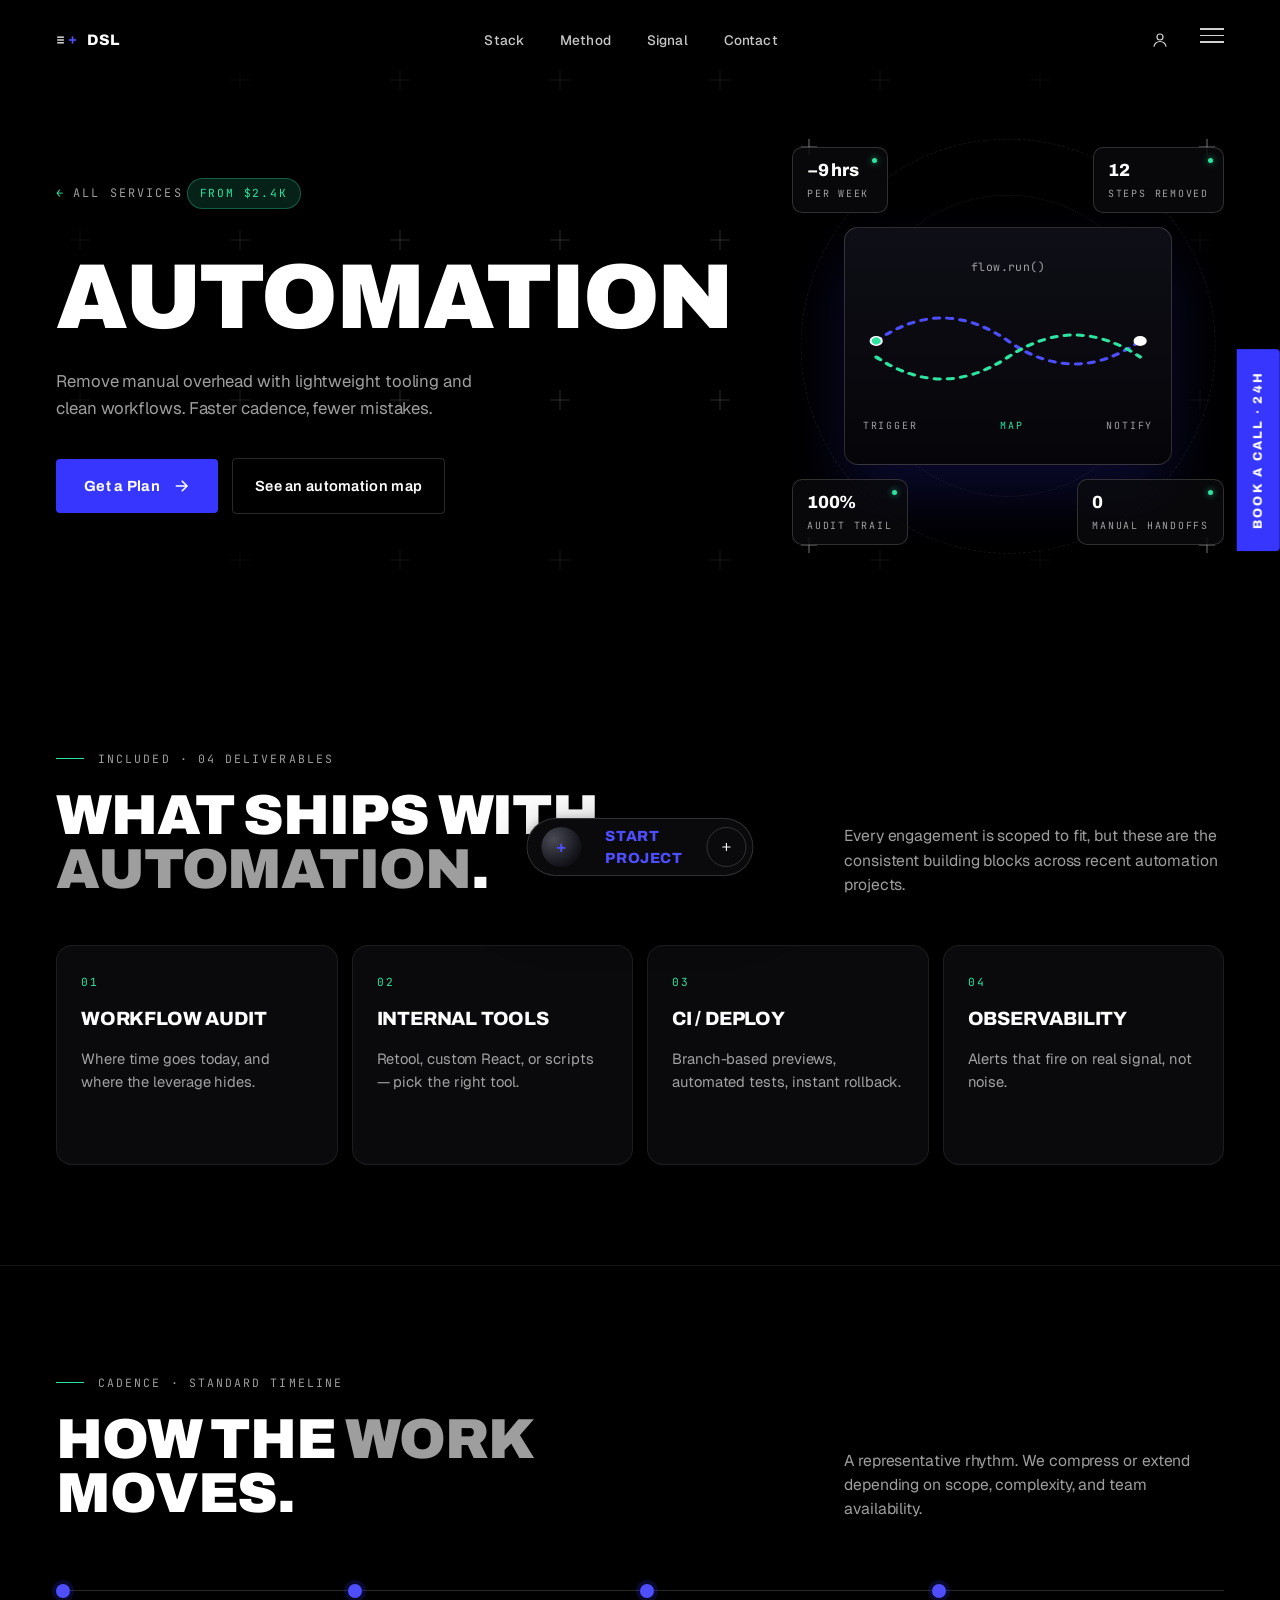
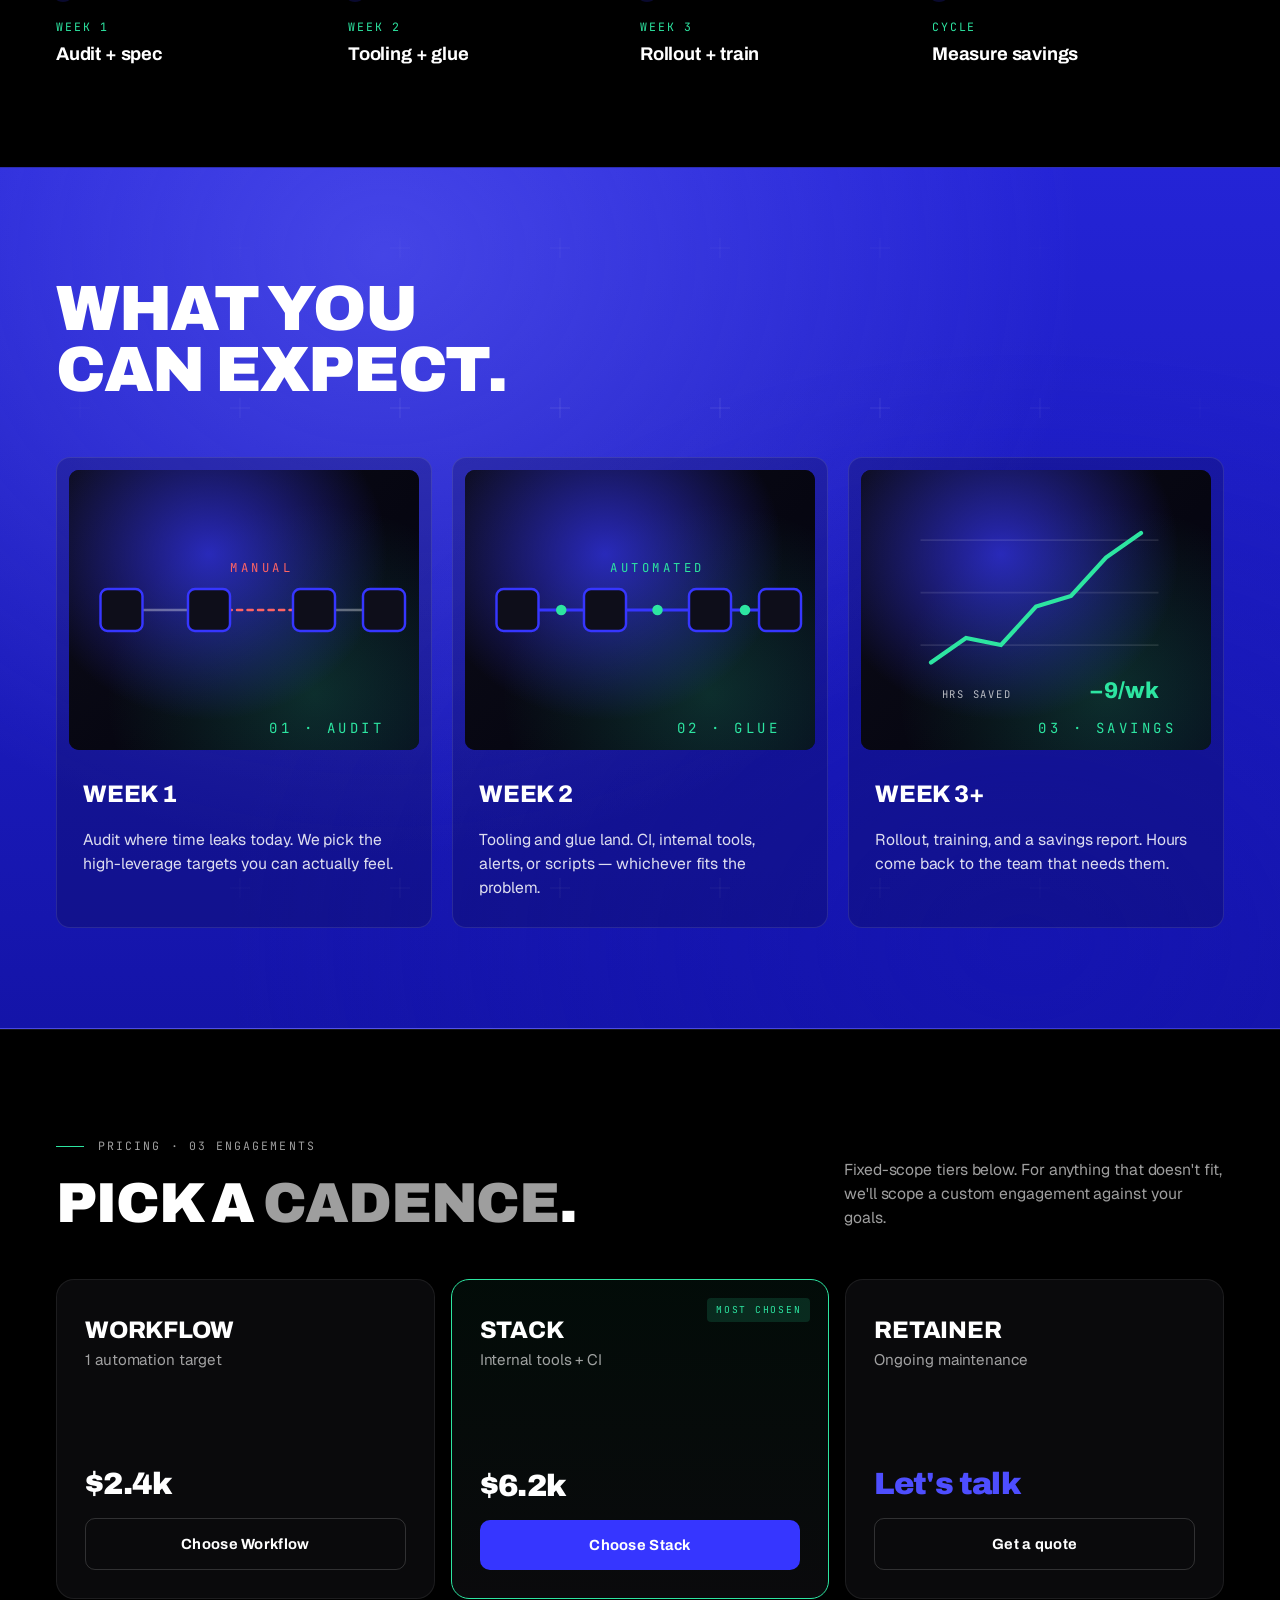
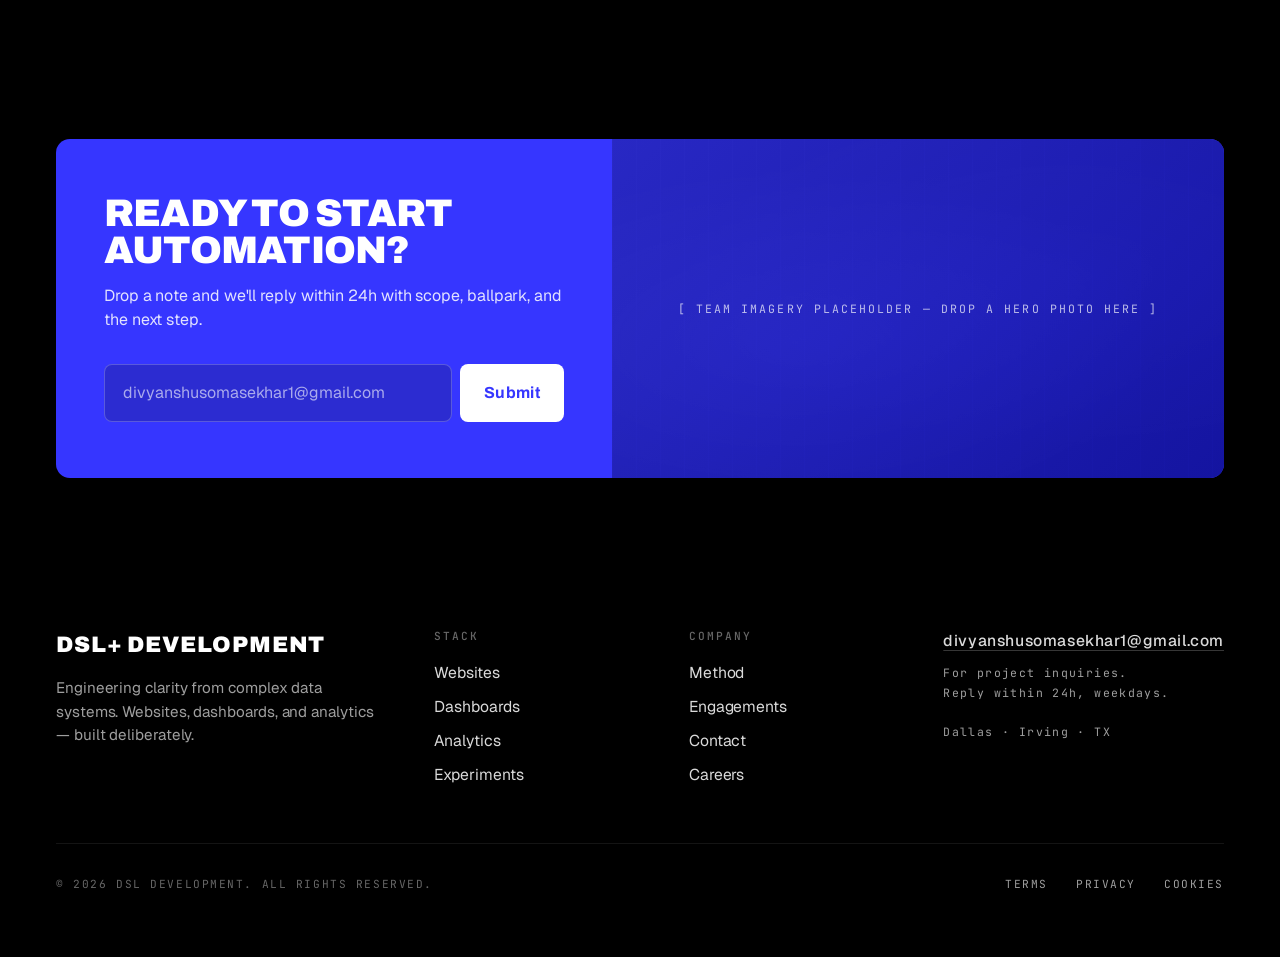
<file: services/automation.html>
<!DOCTYPE html>
<html lang="en">
<head>
  <meta charset="UTF-8" />
  <meta name="viewport" content="width=device-width, initial-scale=1.0" />
  <title>Automation — DSL Development</title>
  <link rel="preconnect" href="https://fonts.googleapis.com" />
  <link rel="preconnect" href="https://fonts.gstatic.com" crossorigin />
  <link href="https://fonts.googleapis.com/css2?family=Archivo:wght@400;500;600;700;800;900&family=Geist:wght@300;400;500;600;700&family=JetBrains+Mono:wght@400;500;600&display=swap" rel="stylesheet" />
  <link rel="stylesheet" href="../shared.css" />
  <style>
    .svc-hero { padding: 130px var(--pad) 80px; position: relative; overflow: hidden; }
    .svc-hero .crosshair-field { position: absolute; inset: 0; pointer-events: none; }
    .svc-hero-grid {
      max-width: var(--max); margin: 0 auto;
      display: grid; grid-template-columns: 1.1fr 1fr;
      gap: 60px; align-items: center;
      position: relative; z-index: 2;
    }
    .svc-hero-art {
      aspect-ratio: 1/1; max-width: 540px; width: 100%;
      margin-left: auto;
      position: relative;
      display: grid; place-items: center;
    }
    .orbit {
      position: absolute; left: 50%; top: 50%;
      transform: translate(-50%, -50%);
      border: 1px dashed rgba(255,255,255,0.08);
      border-radius: 50%;
      pointer-events: none;
    }
    .orbit-1 { width: 96%;  height: 96%; }
    .orbit-2 { width: 70%;  height: 70%; border-style: dotted; border-color: rgba(255,255,255,0.10); }
    .orbit-3 { width: 44%;  height: 44%; border-color: rgba(54,54,255,0.20); }
    .orbit-cross {
      position: absolute; width: 16px; height: 16px;
      color: rgba(255,255,255,0.45);
    }
    .orbit-cross::before, .orbit-cross::after {
      content: ""; position: absolute; background: currentColor;
    }
    .orbit-cross::before { left: 50%; top: 0; width: 1px; height: 100%; transform: translateX(-50%); }
    .orbit-cross::after  { top: 50%; left: 0; height: 1px; width: 100%; transform: translateY(-50%); }
    .orbit-cross.tl { top: 2%; left: 2%; }
    .orbit-cross.tr { top: 2%; right: 2%; }
    .orbit-cross.bl { bottom: 2%; left: 2%; }
    .orbit-cross.br { bottom: 2%; right: 2%; }

    /* Satellites */
    .sat {
      position: absolute;
      background: rgba(10,10,12,0.85);
      backdrop-filter: blur(8px);
      -webkit-backdrop-filter: blur(8px);
      border: 1px solid var(--line-2);
      border-radius: 10px;
      padding: 10px 14px;
      display: flex; flex-direction: column; gap: 2px;
      min-width: 96px;
      z-index: 3;
    }
    .sat .dot {
      position: absolute; top: 10px; right: 10px;
      width: 5px; height: 5px; border-radius: 50%;
      background: var(--mint);
      box-shadow: 0 0 6px rgba(45,229,161,0.8);
    }
    .sat .val {
      font-family: var(--display); font-weight: 800;
      font-size: 1.1rem; letter-spacing: -0.01em;
      color: var(--ink);
    }
    .sat .lbl {
      font-family: var(--mono); font-size: 0.62rem;
      letter-spacing: 0.18em; text-transform: uppercase;
      color: var(--muted);
    }
    .sat.nw { top: 4%;   left: 0; }
    .sat.ne { top: 4%;   right: 0; }
    .sat.sw { bottom: 4%; left: 0; }
    .sat.se { bottom: 4%; right: 0; }

    /* Browser rich */
    .art-browser-rich {
      width: 60%;
      background: linear-gradient(180deg, #161620 0%, #0c0c14 100%);
      border-radius: 12px;
      border: 1px solid rgba(255,255,255,0.10);
      box-shadow: 0 30px 60px rgba(54,54,255,0.25), 0 0 0 1px rgba(54,54,255,0.08);
      position: relative;
      z-index: 2;
      overflow: hidden;
    }
    .art-browser-bar {
      display: flex; align-items: center; gap: 12px;
      padding: 10px 12px;
      background: rgba(255,255,255,0.03);
      border-bottom: 1px solid rgba(255,255,255,0.06);
    }
    .art-browser-bar .dots { display: flex; gap: 5px; }
    .art-browser-bar .dots i {
      width: 8px; height: 8px; border-radius: 50%;
      background: rgba(255,255,255,0.18);
    }
    .art-browser-bar .url {
      flex: 1; background: rgba(255,255,255,0.05);
      border-radius: 4px;
      font-family: var(--mono); font-size: 0.62rem;
      color: var(--muted);
      padding: 4px 10px;
      text-align: center;
      letter-spacing: 0.06em;
    }
    .art-browser-body {
      padding: 16px 14px 18px;
      display: flex; flex-direction: column; gap: 8px;
    }
    .bb-row { height: 6px; border-radius: 4px; background: rgba(255,255,255,0.12); }
    .bb-row.a { width: 80%; height: 9px; background: rgba(255,255,255,0.22); }
    .bb-row.b { width: 60%; }
    .bb-row.c { width: 70%; }
    .bb-row.d { width: 50%; }
    .bb-spark { height: 30px; margin: 6px 0; }
    .bb-spark svg { width: 100%; height: 100%; }
    .bb-btn {
      width: 36%; height: 14px;
      background: var(--blue-hot);
      border-radius: 4px;
      margin-top: 6px;
    }
    .art-browser-stamp {
      padding: 0 14px 12px;
      font-family: var(--mono); font-size: 0.6rem;
      letter-spacing: 0.18em;
      color: var(--muted);
      text-transform: uppercase;
    }

    /* Vial big */
    .art-vial-big {
      width: 30%;
      aspect-ratio: 2/5;
      position: relative;
      filter: drop-shadow(0 30px 38px rgba(54,54,255,0.32));
      z-index: 2;
    }
    .art-vial-big .body {
      position: absolute; inset: 8% 0 0 0;
      background: linear-gradient(180deg, #c8caf2 0%, #8d91ff 35%, #5050ff 70%, #1b1bb0 100%);
      border-radius: 16% 16% 14% 14% / 4% 4% 3% 3%;
      box-shadow: inset -4px 0 8px rgba(0,0,0,0.35), inset 6px 0 6px rgba(255,255,255,0.22);
    }
    .art-vial-big .cap {
      position: absolute; top: 0; left: 24%; right: 24%; height: 14%;
      background: linear-gradient(180deg, #d4d6de 0%, #8a8d96 100%);
      border-radius: 4px 4px 2px 2px;
    }
    .art-vial-big .label {
      position: absolute; left: 50%; top: 52%; transform: translate(-50%, -50%);
      color: #fff;
      font-family: var(--display); font-weight: 800;
      font-size: clamp(1rem, 1.4vw, 1.4rem);
      letter-spacing: 0.04em;
    }
    .art-vial-big.green .body {
      background: linear-gradient(180deg, #c4f5dd 0%, #65e0a5 40%, #1eb37b 75%, #0a6a48 100%);
    }
    .art-vial-big.green .scribble {
      position: absolute; left: 12%; right: 12%; top: 44%;
      height: 18%; pointer-events: none;
    }
    .art-vial-big.green .scribble svg { width: 100%; height: 100%; }
    .art-vial-big.green .scribble path {
      fill: none; stroke: #000; stroke-width: 2.4; stroke-linecap: round;
    }

    /* Bars big */
    .art-bars-big {
      width: 60%;
      aspect-ratio: 5/4;
      background: linear-gradient(180deg, #0e0e16 0%, #050509 100%);
      border-radius: 12px;
      border: 1px solid rgba(54,54,255,0.45);
      box-shadow: 0 30px 60px rgba(54,54,255,0.25);
      padding: 16% 12% 12%;
      position: relative; z-index: 2;
      display: flex; flex-direction: column;
    }
    .art-bars-big .bars-grid {
      position: absolute; left: 12%; right: 12%; top: 16%; bottom: 18%;
      background:
        linear-gradient(180deg, rgba(255,255,255,0.05) 1px, transparent 1px) 0 0 / 100% 25%,
        linear-gradient(180deg, rgba(255,255,255,0.05) 1px, transparent 1px) 0 25% / 100% 25%,
        linear-gradient(180deg, rgba(255,255,255,0.05) 1px, transparent 1px) 0 50% / 100% 25%;
    }
    .art-bars-big .bars-row {
      flex: 1; display: flex; align-items: flex-end;
      gap: 8px;
      position: relative; z-index: 1;
    }
    .art-bars-big .bars-row b {
      flex: 1; display: block;
      background: linear-gradient(180deg, #4040ff, #2020c8);
      border-radius: 3px 3px 0 0;
    }
    .art-bars-big .bars-row b.m { background: linear-gradient(180deg, #4be8a8, #1cb47a); }
    .art-bars-big .bars-row b.v { background: linear-gradient(180deg, #b9b3ff, #6d65d6); }
    .art-bars-big .bars-row b.w { background: linear-gradient(180deg, #f4f4f8, #b8b8c4); }
    .art-bars-big .bars-axis {
      display: flex; justify-content: space-between;
      margin-top: 10px;
      font-family: var(--mono); font-size: 0.58rem;
      letter-spacing: 0.16em; text-transform: uppercase;
      color: var(--muted);
    }

    /* Target big */
    .art-target-big {
      width: 60%;
      aspect-ratio: 1/1;
      position: relative;
      z-index: 2;
      display: grid; place-items: center;
    }
    .art-target-big svg { width: 100%; height: 100%; overflow: visible; }
    .art-target-big .crisp { stroke: var(--blue-hot); fill: none; stroke-width: 2.2; }
    .art-target-big .dashed { stroke: var(--mint); stroke-dasharray: 4 6; fill: none; stroke-width: 1.6; }
    .art-target-big .core { fill: #fff; }
    .art-target-big .tick { stroke: rgba(255,255,255,0.7); stroke-width: 1.4; }
    .art-target-big .scan-ring {
      position: absolute; inset: 14%;
      border: 1px solid var(--mint);
      border-radius: 50%;
      opacity: 0;
      animation: scanPulse 2.4s ease-out infinite;
    }
    @keyframes scanPulse {
      0%   { transform: scale(0.4); opacity: 0.8; }
      100% { transform: scale(1.4); opacity: 0; }
    }

    /* Flow big */
    .art-flow-big {
      width: 76%;
      position: relative; z-index: 2;
      padding: 30px 18px;
      background: linear-gradient(180deg, #0e0e16 0%, #050509 100%);
      border-radius: 14px;
      border: 1px solid var(--line-2);
      box-shadow: 0 30px 60px rgba(54,54,255,0.18);
    }
    .art-flow-big .tag {
      display: block;
      font-family: var(--mono); font-size: 0.72rem;
      color: var(--muted);
      margin-bottom: 16px;
      text-align: center;
      letter-spacing: 0.04em;
    }
    .art-flow-big svg { width: 100%; height: 110px; }
    .art-flow-big .blue-line { fill: none; stroke: var(--blue-hot); stroke-width: 3; stroke-linecap: round; }
    .art-flow-big .mint-line { fill: none; stroke: var(--mint); stroke-width: 3; stroke-linecap: round; }
    .art-flow-big .node { fill: #fff; }
    .art-flow-big .ping {
      fill: var(--mint);
      animation: flowPing 2.2s ease-in-out infinite;
      transform-origin: 110px 58px;
    }
    @keyframes flowPing {
      0%, 100% { transform: scale(0.8); opacity: 0.6; }
      50%      { transform: scale(1.6); opacity: 1; }
    }
    .art-flow-big .flow-tags {
      display: flex; justify-content: space-between;
      margin-top: 18px;
      font-family: var(--mono); font-size: 0.62rem;
      letter-spacing: 0.18em; text-transform: uppercase;
      color: var(--muted);
    }
    .art-flow-big .flow-tags span:nth-child(2) { color: var(--mint); }

    /* List big */
    .art-list-big {
      width: 64%;
      background: linear-gradient(180deg, #14141a 0%, #0a0a10 100%);
      border-radius: 14px;
      border: 1px solid var(--line-2);
      padding: 18px;
      box-shadow: 0 28px 60px rgba(0,0,0,0.5);
      position: relative; z-index: 2;
      display: flex; flex-direction: column;
      gap: 10px;
    }
    .art-list-big .lh {
      font-family: var(--mono); font-size: 0.62rem;
      letter-spacing: 0.2em; text-transform: uppercase;
      color: var(--muted);
      margin-bottom: 6px;
      padding-bottom: 8px;
      border-bottom: 1px solid var(--line);
    }
    .art-list-big .row { display: flex; align-items: center; gap: 12px; }
    .art-list-big .row i {
      width: 12px; height: 12px; border-radius: 50%;
      flex-shrink: 0;
    }
    .art-list-big .row i.m { background: var(--mint); }
    .art-list-big .row i.b { background: var(--blue-hot); }
    .art-list-big .row i.g { background: rgba(255,255,255,0.22); }
    .art-list-big .row span {
      flex: 1; height: 6px;
      background: rgba(255,255,255,0.14);
      border-radius: 4px;
    }
    .art-list-big .row span.s2 { width: 70%; flex: 0 1 70%; }
    .art-list-big .row span.s3 { width: 50%; flex: 0 1 50%; }
    .art-list-big .row em {
      font-style: normal;
      font-family: var(--mono); font-size: 0.56rem;
      letter-spacing: 0.18em;
      color: var(--muted-2);
    }
    .art-list-big .row.done em { color: var(--mint); }

    .crumb {
      display: inline-flex; align-items: center; gap: 8px;
      font-family: var(--mono); font-size: 0.74rem;
      letter-spacing: 0.18em; text-transform: uppercase;
      color: var(--muted);
      margin-bottom: 32px;
      transition: color 0.15s;
    }
    .crumb:hover { color: var(--mint); }
    .crumb::before { content: "←"; color: var(--mint); }

    .deliverables { padding: 100px var(--pad); }
    .deliv-grid {
      max-width: var(--max); margin: 0 auto;
      display: grid; grid-template-columns: repeat(4, 1fr); gap: 14px;
    }
    .deliv {
      background: var(--bg-card);
      border: 1px solid var(--line);
      border-radius: 16px;
      padding: 28px 24px;
      min-height: 220px;
      display: flex; flex-direction: column; gap: 14px;
      transition: border-color 0.3s, background 0.3s;
    }
    .deliv:hover { border-color: rgba(54,54,255,0.4); background: var(--bg-card-2); }
    .deliv-num { font-family: var(--mono); font-size: 0.7rem; letter-spacing: 0.18em; color: var(--mint); }
    .deliv-name {
      font-family: var(--display); font-weight: 800;
      font-size: 1.2rem; letter-spacing: -0.01em;
      text-transform: uppercase;
    }
    .deliv-desc { color: var(--muted); font-size: 0.92rem; line-height: 1.55; }

    .timeline { padding: 100px var(--pad); border-top: 1px solid var(--line); }
    .timeline-grid {
      max-width: var(--max); margin: 40px auto 0;
      display: grid; grid-template-columns: repeat(4, 1fr);
      gap: 0; position: relative;
    }
    .timeline-grid::before {
      content: ""; position: absolute;
      left: 0; right: 0; top: 28px; height: 1px;
      background: var(--line-2);
    }
    .step { padding-top: 56px; position: relative; padding-right: 20px; }
    .step::before {
      content: ""; position: absolute;
      left: 0; top: 22px; width: 14px; height: 14px;
      background: var(--blue-hot);
      border-radius: 50%;
      box-shadow: 0 0 0 4px rgba(54,54,255,0.18);
    }
    .step .when { font-family: var(--mono); font-size: 0.72rem; letter-spacing: 0.16em; text-transform: uppercase; color: var(--mint); margin-bottom: 8px; }
    .step .what { font-family: var(--display); font-weight: 700; font-size: 1.15rem; letter-spacing: -0.01em; line-height: 1.3; }

    /* Pricing section */
    .svc-pricing { padding: 100px var(--pad); border-top: 1px solid var(--line); }
    .svc-pricing-grid {
      max-width: var(--max); margin: 0 auto;
      display: grid; grid-template-columns: repeat(3, 1fr);
      gap: 16px;
    }
    .svc-plan {
      background: var(--bg-card);
      border: 1px solid var(--line);
      border-radius: 18px;
      padding: 32px 28px 28px;
      position: relative;
      display: flex; flex-direction: column;
      gap: 18px;
      min-height: 320px;
      transition: border-color 0.3s, background 0.3s, transform 0.3s;
    }
    .svc-plan:hover { border-color: rgba(54,54,255,0.4); background: var(--bg-card-2); }
    .svc-plan.best {
      border-color: var(--mint);
      background: linear-gradient(180deg, rgba(45,229,161,0.05) 0%, var(--bg-card) 100%);
    }
    .svc-plan-tag {
      position: absolute; top: 18px; right: 18px;
      background: var(--mint-soft);
      color: var(--mint);
      font-family: var(--mono); font-size: 0.6rem;
      letter-spacing: 0.18em; text-transform: uppercase;
      padding: 5px 9px;
      border-radius: 4px;
    }
    .svc-plan-name {
      font-family: var(--display); font-weight: 800;
      font-size: 1.5rem; letter-spacing: -0.01em;
      text-transform: uppercase;
    }
    .svc-plan-desc {
      color: var(--muted); font-size: 0.95rem;
      line-height: 1.55;
    }
    .svc-plan-price {
      font-family: var(--display); font-weight: 900;
      font-size: clamp(1.8rem, 2.4vw, 2.3rem);
      letter-spacing: -0.02em;
      line-height: 1;
      margin-top: auto;
    }
    .svc-plan-price.talk { color: var(--blue-hot); }
    .svc-plan-cta {
      display: block;
      width: 100%;
      background: var(--blue);
      color: #fff;
      font-family: var(--display); font-weight: 700;
      font-size: 0.92rem; letter-spacing: 0.02em;
      padding: 14px 16px;
      border-radius: 10px;
      text-align: center;
      transition: background 0.2s;
    }
    .svc-plan-cta:hover { background: var(--blue-hot); }
    .svc-plan-cta.ghost {
      background: transparent;
      border: 1px solid var(--line-2);
    }
    .svc-plan-cta.ghost:hover { background: rgba(255,255,255,0.04); border-color: var(--mint); }
    .svc-plan-feats {
      list-style: none;
      display: flex; flex-direction: column;
      gap: 8px;
      font-size: 0.92rem;
      color: var(--ink);
    }
    .svc-plan-feats li {
      display: flex; gap: 10px; align-items: flex-start;
      line-height: 1.45;
    }
    .svc-plan-feats li::before {
      content: "+"; color: var(--mint); flex-shrink: 0;
      font-family: var(--display); font-weight: 800;
      font-size: 0.9rem;
    }

    @media (max-width: 1100px) {
      .svc-hero-grid { grid-template-columns: 1fr; gap: 50px; }
      .svc-hero-art { margin: 0 auto; max-width: 460px; }
      .deliv-grid { grid-template-columns: repeat(2, 1fr); }
      .timeline-grid { grid-template-columns: 1fr 1fr; gap: 28px 0; }
      .timeline-grid::before { display: none; }
      .step { padding-top: 0; padding-left: 26px; }
      .step::before { top: 4px; left: 0; }
      .svc-pricing-grid { grid-template-columns: 1fr; }
      .sat { padding: 8px 11px; min-width: 80px; }
      .sat .val { font-size: 0.95rem; }
    }
    @media (max-width: 560px) {
      .deliv-grid, .timeline-grid { grid-template-columns: 1fr; }
    }


    /* ============== HERO ART ANIMATIONS ============== */
    @keyframes orbit-spin { to { transform: translate(-50%, -50%) rotate(360deg); } }
    @keyframes sat-bob {
      0%, 100% { transform: translateY(0); }
      50%      { transform: translateY(-6px); }
    }
    @keyframes sat-dot {
      0%, 100% { box-shadow: 0 0 4px rgba(45,229,161,0.5); transform: scale(1); }
      50%      { box-shadow: 0 0 12px rgba(45,229,161,1); transform: scale(1.2); }
    }
    @keyframes draw-line {
      0%   { stroke-dashoffset: 400; }
      55%  { stroke-dashoffset: 0; }
      100% { stroke-dashoffset: 0; }
    }
    @keyframes vial-breath {
      0%, 100% { transform: translateY(0); filter: drop-shadow(0 30px 38px rgba(54,54,255,0.32)); }
      50%      { transform: translateY(-6px); filter: drop-shadow(0 40px 50px rgba(54,54,255,0.46)); }
    }
    @keyframes bar-grow {
      from { transform: scaleY(0); }
      to   { transform: scaleY(1); }
    }
    @keyframes target-spin { to { transform: rotate(360deg); } }
    @keyframes flow-pulse {
      0%, 100% { stroke-dashoffset: 0; opacity: 0.9; }
      50%      { stroke-dashoffset: 80; opacity: 1; }
    }
    @keyframes flow-travel {
      0%   { offset-distance: 0%; opacity: 1; }
      100% { offset-distance: 100%; opacity: 1; }
    }
    @keyframes list-fade {
      from { opacity: 0; transform: translateX(-12px); }
      to   { opacity: 1; transform: none; }
    }
    @keyframes pulse-wip {
      0%, 100% { opacity: 1; }
      50%      { opacity: 0.4; }
    }
    @keyframes art-enter {
      from { opacity: 0; transform: translateY(20px) scale(0.96); }
      to   { opacity: 1; transform: none; }
    }

    /* container entrance */
    .svc-hero-art { animation: art-enter 0.9s cubic-bezier(.2,.8,.2,1) both; }

    /* orbits rotate at varying speeds */
    .orbit-1 { animation: orbit-spin 110s linear infinite; }
    .orbit-2 { animation: orbit-spin 70s  linear infinite reverse; }
    .orbit-3 { animation: orbit-spin 40s  linear infinite; }

    /* satellites float + pulse */
    .sat { animation: sat-bob 5s ease-in-out infinite; }
    .sat.nw { animation-delay: 0s;   }
    .sat.ne { animation-delay: 0.6s; }
    .sat.se { animation-delay: 1.2s; }
    .sat.sw { animation-delay: 1.8s; }
    .sat .dot { animation: sat-dot 2.4s ease-in-out infinite; }
    .sat.ne .dot { animation-delay: 0.3s; }
    .sat.se .dot { animation-delay: 0.6s; }
    .sat.sw .dot { animation-delay: 0.9s; }

    /* Browser sparkline draws */
    .bb-spark svg path {
      stroke-dasharray: 400;
      animation: draw-line 4s ease-in-out infinite;
    }
    .art-browser-rich { animation: art-enter 1s cubic-bezier(.2,.8,.2,1) 0.1s both; }

    /* Vial breath */
    .art-vial-big { animation: vial-breath 5s ease-in-out infinite; }

    /* Vial green scribble */
    .art-vial-big.green .scribble path {
      stroke-dasharray: 200;
      animation: draw-line 5s ease-in-out infinite;
    }

    /* Bars stagger grow */
    .art-bars-big .bars-row b {
      transform-origin: bottom;
      animation: bar-grow 1.1s cubic-bezier(.2,.8,.2,1) both;
    }
    .art-bars-big .bars-row b:nth-child(1) { animation-delay: 0.10s; }
    .art-bars-big .bars-row b:nth-child(2) { animation-delay: 0.18s; }
    .art-bars-big .bars-row b:nth-child(3) { animation-delay: 0.26s; }
    .art-bars-big .bars-row b:nth-child(4) { animation-delay: 0.34s; }
    .art-bars-big .bars-row b:nth-child(5) { animation-delay: 0.42s; }
    .art-bars-big .bars-row b:nth-child(6) { animation-delay: 0.50s; }

    /* Target spin */
    .art-target-big svg {
      animation: target-spin 60s linear infinite;
      transform-origin: 50% 50%;
    }
    .art-target-big svg .core { animation: sat-dot 2s ease-in-out infinite; transform-origin: center; }

    /* Flow line shimmer + traveling ping along the path */
    .art-flow-big .blue-line {
      stroke-dasharray: 4 6;
      animation: flow-pulse 3s linear infinite;
    }
    .art-flow-big .mint-line {
      stroke-dasharray: 4 6;
      animation: flow-pulse 3s linear infinite reverse;
    }
    .art-flow-big .ping {
      offset-path: path("M10,50 Q60,4 110,50 T210,50");
      animation: flow-travel 3.4s linear infinite;
    }

    /* List rows fade-in stagger + WIP row pulse */
    .art-list-big .row { animation: list-fade 0.7s cubic-bezier(.2,.8,.2,1) both; }
    .art-list-big .row:nth-of-type(1) { animation-delay: 0.20s; }
    .art-list-big .row:nth-of-type(2) { animation-delay: 0.32s; }
    .art-list-big .row:nth-of-type(3) { animation-delay: 0.44s; }
    .art-list-big .row:nth-of-type(4) { animation-delay: 0.56s; }
    .art-list-big .row:nth-of-type(5) { animation-delay: 0.68s; }
    .art-list-big .row:not(.done) i.b { animation: pulse-wip 1.6s ease-in-out infinite; }

    /* prefers-reduced-motion */
    @media (prefers-reduced-motion: reduce) {
      .orbit-1, .orbit-2, .orbit-3,
      .sat, .sat .dot,
      .bb-spark svg path,
      .art-vial-big, .art-vial-big.green .scribble path,
      .art-bars-big .bars-row b,
      .art-target-big svg, .art-target-big svg .core,
      .art-flow-big .blue-line, .art-flow-big .mint-line, .art-flow-big .ping,
      .art-list-big .row, .art-list-big .row:not(.done) i.b,
      .svc-hero-art, .art-browser-rich {
        animation: none !important;
      }
    }



    /* ============== WHAT YOU CAN EXPECT BAND ============== */
    .expect {
      padding: 110px var(--pad) 100px;
      background:
        radial-gradient(ellipse at 30% 10%, rgba(110,110,255,0.45), transparent 55%),
        radial-gradient(ellipse at 80% 90%, rgba(20,20,180,0.55), transparent 55%),
        linear-gradient(180deg, #2424d6 0%, #1414a8 100%);
      border-top: 1px solid rgba(255,255,255,0.10);
      border-bottom: 1px solid rgba(255,255,255,0.10);
      position: relative;
      overflow: hidden;
    }
    .expect::before {
      content: ""; position: absolute; inset: 0;
      background-image:
        url("data:image/svg+xml;utf8,<svg xmlns='http://www.w3.org/2000/svg' width='160' height='160' viewBox='0 0 160 160'><g fill='none' stroke='rgba(255,255,255,0.10)' stroke-width='1'><path d='M80 70 v20 M70 80 h20'/></g></svg>");
      background-size: 160px 160px;
      mask-image: radial-gradient(ellipse at center, rgba(0,0,0,1) 35%, rgba(0,0,0,0) 80%);
      -webkit-mask-image: radial-gradient(ellipse at center, rgba(0,0,0,1) 35%, rgba(0,0,0,0) 80%);
      pointer-events: none;
    }
    .expect-inner {
      max-width: var(--max);
      margin: 0 auto;
      position: relative; z-index: 1;
    }
    .expect-title {
      font-family: var(--display);
      font-weight: 900;
      font-size: clamp(2.6rem, 5vw, 4.4rem);
      line-height: 0.96;
      letter-spacing: -0.02em;
      text-transform: uppercase;
      color: #fff;
      margin-bottom: 56px;
      max-width: 760px;
    }
    .expect-grid {
      display: grid;
      grid-template-columns: repeat(3, 1fr);
      gap: 20px;
    }
    .expect-card {
      background: rgba(0,0,0,0.18);
      border: 1px solid rgba(255,255,255,0.10);
      border-radius: 14px;
      overflow: hidden;
      padding: 12px;
      display: flex; flex-direction: column;
      transition: background 0.25s, border-color 0.25s, transform 0.25s;
    }
    .expect-card:hover {
      background: rgba(0,0,0,0.28);
      border-color: rgba(255,255,255,0.22);
      transform: translateY(-3px);
    }
    .expect-thumb {
      width: 100%;
      aspect-ratio: 5/4;
      border-radius: 10px;
      position: relative;
      overflow: hidden;
      background: #0a0a18;
      margin-bottom: 22px;
    }
    .expect-thumb::before {
      content: "";
      position: absolute; inset: 0;
      background:
        radial-gradient(ellipse at 40% 30%, rgba(54,54,255,0.7), transparent 60%),
        radial-gradient(ellipse at 70% 80%, rgba(45,229,161,0.18), transparent 60%),
        linear-gradient(135deg, #0c0c18 0%, #060611 60%, #050518 100%);
    }
    .expect-thumb::after {
      content: "DROP IMAGE";
      position: absolute;
      left: 12px; bottom: 10px;
      font-family: var(--mono);
      font-size: 0.58rem;
      letter-spacing: 0.22em;
      color: rgba(255,255,255,0.45);
      text-transform: uppercase;
    }
    .expect-thumb .thumb-grid {
      position: absolute; inset: 0;
      background:
        repeating-linear-gradient(90deg, rgba(255,255,255,0.04) 0 1px, transparent 1px 22px),
        repeating-linear-gradient(0deg,  rgba(255,255,255,0.04) 0 1px, transparent 1px 22px);
    }
    .expect-thumb .thumb-cross {
      position: absolute;
      width: 14px; height: 14px;
      color: rgba(255,255,255,0.5);
    }
    .expect-thumb .thumb-cross::before,
    .expect-thumb .thumb-cross::after {
      content: ""; position: absolute; background: currentColor;
    }
    .expect-thumb .thumb-cross::before { left: 50%; top: 0; width: 1px; height: 100%; transform: translateX(-50%); }
    .expect-thumb .thumb-cross::after  { top: 50%; left: 0; height: 1px; width: 100%; transform: translateY(-50%); }
    .expect-thumb .thumb-cross.tl { top: 8px; left: 8px; }
    .expect-thumb .thumb-cross.tr { top: 8px; right: 8px; }
    .expect-thumb .thumb-cross.bl { bottom: 8px; left: 8px; }
    .expect-thumb .thumb-cross.br { bottom: 8px; right: 8px; }

    .expect-phase {
      padding: 4px 14px 16px;
      font-family: var(--display);
      font-weight: 800;
      font-size: 1.5rem;
      letter-spacing: -0.01em;
      text-transform: uppercase;
      color: #fff;
    }
    .expect-body {
      padding: 0 14px 14px;
      color: rgba(255,255,255,0.86);
      font-size: 0.98rem;
      line-height: 1.55;
    }

    @media (max-width: 900px) {
      .expect-grid { grid-template-columns: 1fr; }
      .expect-title { font-size: clamp(2rem, 7vw, 3rem); margin-bottom: 36px; }
    }



    /* Real thumb illustrations */
    .expect-thumb .thumb-art {
      position: absolute; inset: 0;
      width: 100%; height: 100%;
      z-index: 1;
    }
    .expect-thumb .thumb-art svg {
      width: 100%; height: 100%;
      display: block;
    }
    .expect-thumb::after { display: none; }   /* hide "DROP IMAGE" label */

  </style>
</head>
<body>

  <header class="nav" id="nav">
    <a href="../index.html" class="brand">
      <span class="brand-mark"></span>
      <span>DSL</span>
    </a>
    <nav class="nav-links">
      <a href="../index.html#stack">Stack</a>
      <a href="../index.html#method">Method</a>
      <a href="../index.html#signal">Signal</a>
      <a href="../index.html#contact">Contact</a>
    </nav>
    <div class="nav-tools">
      <button class="icon-btn" aria-label="Account">
        <svg viewBox="0 0 24 24" fill="none" stroke="currentColor" stroke-width="1.6"><circle cx="12" cy="8" r="4"/><path d="M4 21c0-4 4-7 8-7s8 3 8 7"/></svg>
      </button>
      <button class="icon-btn menu-btn" aria-label="Menu" id="menu-toggle">
        <span></span><span></span><span></span>
      </button>
    </div>
  </header>

  <a href="../index.html#contact" class="side-tab">Book A Call · 24H</a>

  <a href="../index.html#contact" class="float-cta" aria-label="Start a project">
    <span class="float-cta-thumb"></span>
    <span class="float-cta-label">Start<br/>Project</span>
    <span class="float-cta-plus">
      <svg viewBox="0 0 24 24" fill="none" stroke="currentColor" stroke-width="2"><path d="M12 5v14M5 12h14"/></svg>
    </span>
  </a>

  <main>

    <section class="svc-hero">
      <div class="crosshair-field"></div>
      <div class="svc-hero-grid">
        <div>
          <a class="crumb" href="../index.html#stack">All Services</a>
          <span class="svc-chip" style="display:inline-block; margin-bottom: 28px;">From $2.4k</span>
          <h1 class="hero-title" style="margin-top: 18px;">Automation</h1>
          <p class="hero-lead">Remove manual overhead with lightweight tooling and clean workflows. Faster cadence, fewer mistakes.</p>
          <div class="hero-ctas">
            <a class="btn-primary" href="../index.html#contact">
              Get a Plan
              <svg viewBox="0 0 24 24" fill="none" stroke="currentColor" stroke-width="2"><path d="M5 12h14M13 5l7 7-7 7"/></svg>
            </a>
            <a class="btn-ghost" href="../index.html#method">See an automation map</a>
          </div>
        </div>
        <div class="svc-hero-art">
          
      
    <div class="orbit orbit-1"></div>
    <div class="orbit orbit-2"></div>
    <div class="orbit orbit-3"></div>
    <div class="orbit-cross tl"></div>
    <div class="orbit-cross tr"></div>
    <div class="orbit-cross bl"></div>
    <div class="orbit-cross br"></div>
  
      <div class="art-flow-big">
        <span class="tag">flow.run()</span>
        <svg viewBox="0 0 220 110" preserveAspectRatio="none">
          <path class="blue-line" d="M10,50 Q60,4 110,50 T210,50"/>
          <path class="mint-line" d="M10,66 Q60,110 110,66 T210,66"/>
          <circle class="node" cx="10"  cy="50" r="5"/>
          <circle class="node" cx="210" cy="50" r="5"/>
          <circle class="ping mint" cx="110" cy="58" r="3.5"/>
        </svg>
        <div class="flow-tags"><span>trigger</span><span>map</span><span>notify</span></div>
      </div>
      <div class="sat nw"><span class="dot"></span><span class="val">−9 hrs</span><span class="lbl">Per week</span></div>
      <div class="sat ne"><span class="dot"></span><span class="val">12</span><span class="lbl">Steps removed</span></div>
      <div class="sat se"><span class="dot"></span><span class="val">0</span><span class="lbl">Manual handoffs</span></div>
      <div class="sat sw"><span class="dot"></span><span class="val">100%</span><span class="lbl">Audit trail</span></div>
    
        </div>
      </div>
    </section>

    <section class="deliverables">
      <div class="section-head">
        <div class="left">
          <div class="eyebrow">Included · 04 Deliverables</div>
          <h2 class="section-title">What ships with <span class="mute">automation</span>.</h2>
        </div>
        <p class="section-sub">
          Every engagement is scoped to fit, but these are the consistent building blocks across recent automation projects.
        </p>
      </div>
      <div class="deliv-grid">
        <div class="deliv">
          <div class="deliv-num">01</div>
          <div class="deliv-name">Workflow audit</div>
          <div class="deliv-desc">Where time goes today, and where the leverage hides.</div>
        </div>
        <div class="deliv">
          <div class="deliv-num">02</div>
          <div class="deliv-name">Internal tools</div>
          <div class="deliv-desc">Retool, custom React, or scripts — pick the right tool.</div>
        </div>
        <div class="deliv">
          <div class="deliv-num">03</div>
          <div class="deliv-name">CI / deploy</div>
          <div class="deliv-desc">Branch-based previews, automated tests, instant rollback.</div>
        </div>
        <div class="deliv">
          <div class="deliv-num">04</div>
          <div class="deliv-name">Observability</div>
          <div class="deliv-desc">Alerts that fire on real signal, not noise.</div>
        </div>
      </div>
    </section>

    <section class="timeline">
      <div class="section-head" style="margin-bottom: 0;">
        <div class="left">
          <div class="eyebrow">Cadence · Standard timeline</div>
          <h2 class="section-title">How the <span class="mute">work</span> moves.</h2>
        </div>
        <p class="section-sub">
          A representative rhythm. We compress or extend depending on scope, complexity, and team availability.
        </p>
      </div>
      <div class="timeline-grid">
        <div class="step">
          <div class="when">Week 1</div>
          <div class="what">Audit + spec</div>
        </div>
        <div class="step">
          <div class="when">Week 2</div>
          <div class="what">Tooling + glue</div>
        </div>
        <div class="step">
          <div class="when">Week 3</div>
          <div class="what">Rollout + train</div>
        </div>
        <div class="step">
          <div class="when">Cycle</div>
          <div class="what">Measure savings</div>
        </div>
      </div>
    </section>



    <section class="expect">
      <div class="expect-inner">
        <h2 class="expect-title">What you<br/>can expect.</h2>
        <div class="expect-grid">
          <div class="expect-card">
            <div class="expect-thumb"><div class="thumb-art"><svg viewBox="0 0 200 160">
      <g fill="none" stroke="rgba(255,255,255,0.35)" stroke-width="1.4" stroke-linecap="round">
        <path d="M30 80 L70 80"/>
        <path d="M90 80 L130 80" stroke="#FF6464" stroke-dasharray="3 3"/>
        <path d="M150 80 L180 80"/>
      </g>
      <g fill="#0e0e1a" stroke="#3636FF" stroke-width="1.4">
        <rect x="18" y="68" width="24" height="24" rx="4"/>
        <rect x="68" y="68" width="24" height="24" rx="4"/>
        <rect x="128" y="68" width="24" height="24" rx="4"/>
        <rect x="168" y="68" width="24" height="24" rx="4"/>
      </g>
      <text x="110" y="58" text-anchor="middle" font-family="JetBrains Mono" font-size="7" fill="#FF6464" letter-spacing="2">MANUAL</text>
      <text x="180" y="150" text-anchor="end" font-family="JetBrains Mono" font-size="8" fill="#2DE5A1" letter-spacing="2">01 · AUDIT</text>
    </svg></div></div>
            <div class="expect-phase">Week 1</div>
            <p class="expect-body">Audit where time leaks today. We pick the high-leverage targets you can actually feel.</p>
          </div>
          <div class="expect-card">
            <div class="expect-thumb"><div class="thumb-art"><svg viewBox="0 0 200 160">
      <g fill="none" stroke="#3636FF" stroke-width="1.6">
        <path d="M30 80 L170 80"/>
      </g>
      <g fill="#0e0e1a" stroke="#3636FF" stroke-width="1.4">
        <rect x="18" y="68" width="24" height="24" rx="4"/>
        <rect x="68" y="68" width="24" height="24" rx="4"/>
        <rect x="128" y="68" width="24" height="24" rx="4"/>
        <rect x="168" y="68" width="24" height="24" rx="4"/>
      </g>
      <g fill="#2DE5A1"><circle cx="55" cy="80" r="3"/><circle cx="110" cy="80" r="3"/><circle cx="160" cy="80" r="3"/></g>
      <text x="110" y="58" text-anchor="middle" font-family="JetBrains Mono" font-size="7" fill="#2DE5A1" letter-spacing="2">AUTOMATED</text>
      <text x="180" y="150" text-anchor="end" font-family="JetBrains Mono" font-size="8" fill="#2DE5A1" letter-spacing="2">02 · GLUE</text>
    </svg></div></div>
            <div class="expect-phase">Week 2</div>
            <p class="expect-body">Tooling and glue land. CI, internal tools, alerts, or scripts — whichever fits the problem.</p>
          </div>
          <div class="expect-card">
            <div class="expect-thumb"><div class="thumb-art"><svg viewBox="0 0 200 160">
      <g stroke="rgba(255,255,255,0.10)">
        <line x1="34" y1="40"  x2="170" y2="40"/>
        <line x1="34" y1="70"  x2="170" y2="70"/>
        <line x1="34" y1="100" x2="170" y2="100"/>
      </g>
      <path d="M40 110 L60 96 L80 100 L100 78 L120 72 L140 50 L160 36" stroke="#2DE5A1" stroke-width="2.4" fill="none" stroke-linecap="round"/>
      <text x="46"  y="130" font-family="JetBrains Mono" font-size="6" fill="rgba(255,255,255,0.7)" letter-spacing="1">HRS SAVED</text>
      <text x="170" y="130" text-anchor="end" font-family="Archivo" font-size="13" font-weight="800" fill="#2DE5A1">−9/wk</text>
      <text x="180" y="150" text-anchor="end" font-family="JetBrains Mono" font-size="8" fill="#2DE5A1" letter-spacing="2">03 · SAVINGS</text>
    </svg></div></div>
            <div class="expect-phase">Week 3+</div>
            <p class="expect-body">Rollout, training, and a savings report. Hours come back to the team that needs them.</p>
          </div>
        </div>
      </div>
    </section>

    <section class="svc-pricing">
      <div class="section-head">
        <div class="left">
          <div class="eyebrow">Pricing · 03 Engagements</div>
          <h2 class="section-title">Pick a <span class="mute">cadence</span>.</h2>
        </div>
        <p class="section-sub">
          Fixed-scope tiers below. For anything that doesn't fit, we'll scope a custom engagement against your goals.
        </p>
      </div>
      <div class="svc-pricing-grid">
        <div class="svc-plan">
          
          <div>
            <div class="svc-plan-name">Workflow</div>
            <p class="svc-plan-desc">1 automation target</p>
          </div>
          <div class="svc-plan-price">$2.4k</div>
          <a class="svc-plan-cta ghost" href="../index.html#contact">
            Choose Workflow
          </a>
        </div>
        <div class="svc-plan best">
          <span class="svc-plan-tag">Most chosen</span>
          <div>
            <div class="svc-plan-name">Stack</div>
            <p class="svc-plan-desc">Internal tools + CI</p>
          </div>
          <div class="svc-plan-price">$6.2k</div>
          <a class="svc-plan-cta" href="../index.html#contact">
            Choose Stack
          </a>
        </div>
        <div class="svc-plan">
          
          <div>
            <div class="svc-plan-name">Retainer</div>
            <p class="svc-plan-desc">Ongoing maintenance</p>
          </div>
          <div class="svc-plan-price talk">Let's talk</div>
          <a class="svc-plan-cta ghost" href="../index.html#contact">
            Get a quote
          </a>
        </div>
      </div>
    </section>

    <section class="band-cta" style="padding-top: 40px;">
      <div class="band-cta-inner">
        <div class="band-cta-left">
          <h2 class="band-cta-title">Ready to start<br/>automation?</h2>
          <p class="band-cta-sub">Drop a note and we'll reply within 24h with scope, ballpark, and the next step.</p>
          <form class="band-cta-form" onsubmit="event.preventDefault(); this.querySelector('button').textContent='Sent ✓';">
            <input type="email" placeholder="divyanshusomasekhar1@gmail.com" required />
            <button type="submit">Submit</button>
          </form>
        </div>
        <div class="band-cta-right"></div>
      </div>
    </section>

    <footer class="footer">
      <div class="footer-grid">
        <div class="footer-col">
          <div class="footer-brand">DSL+ Development</div>
          <p class="footer-tag">Engineering clarity from complex data systems. Websites, dashboards, and analytics — built deliberately.</p>
        </div>
        <div class="footer-col">
          <h4>Stack</h4>
          <ul>
            <li><a href="website-development.html">Websites</a></li>
            <li><a href="visualization.html">Dashboards</a></li>
            <li><a href="analytics.html">Analytics</a></li>
            <li><a href="optimization.html">Experiments</a></li>
          </ul>
        </div>
        <div class="footer-col">
          <h4>Company</h4>
          <ul>
            <li><a href="../index.html#method">Method</a></li>
            <li><a href="../index.html#signal">Engagements</a></li>
            <li><a href="../index.html#contact">Contact</a></li>
            <li><a href="../index.html#contact">Careers</a></li>
          </ul>
        </div>
        <div class="footer-col footer-contact">
          <strong><a id="emailLink" href="mailto:divyanshusomasekhar1@gmail.com">divyanshusomasekhar1@gmail.com</a></strong>
          For project inquiries.<br/>
          Reply within 24h, weekdays.<br/><br/>
          Dallas · Irving · TX
        </div>
      </div>
      <div class="footer-meta">
        <div>© 2026 DSL Development. All rights reserved.</div>
        <div class="links">
          <a href="#">Terms</a>
          <a href="#">Privacy</a>
          <a href="#">Cookies</a>
        </div>
      </div>
    </footer>

  </main>

  <div class="mega" id="mega" aria-hidden="true">
    <div class="mega-top">
      <a href="../index.html" class="brand"><span class="brand-mark"></span><span>DSL</span></a>
      <div class="mega-top-right">
        <a class="mega-cta" href="../index.html#contact">Get Started</a>
        <button class="mega-search" aria-label="Search"><svg viewBox="0 0 24 24" fill="none" stroke="currentColor" stroke-width="1.6"><circle cx="11" cy="11" r="7"/><path d="M21 21l-4.3-4.3"/></svg></button>
        <button class="mega-close" aria-label="Close menu" id="mega-close"><svg viewBox="0 0 24 24" fill="none" stroke="currentColor" stroke-width="2"><path d="M6 6l12 12M18 6L6 18"/></svg></button>
      </div>
    </div>
    <div class="mega-grid">
      <div>
        <div class="mega-col-head"><span>Navigation</span></div>
        <ul class="mega-nav">
          <li><a class="top-link" href="../index.html#stack">Build Stack</a></li>
          <li><a class="sub-link" href="website-development.html">Website Development</a></li>
          <li><a class="sub-link" href="web-platforms.html">Web Platforms</a></li>
          <li><a class="sub-link" href="analytics.html">Analytics</a></li>
          <li><a class="sub-link" href="visualization.html">Visualization</a></li>
          <li><a class="sub-link" href="optimization.html">Optimization</a></li>
          <li><a class="sub-link" href="automation.html">Automation</a></li>
          <li><a class="sub-link" href="lifecycle-support.html">Lifecycle Support</a></li>
          <li style="margin-top: 24px;"><a class="top-link" href="../index.html#method">Method</a></li>
          <li><a class="top-link" href="../index.html#signal">Engagements</a></li>
        </ul>
      </div>
      <div>
        <div class="mega-col-head"><span>Field Notes</span></div>
        <p class="mega-off-body">Quarterly notes on what we shipped, what we measured, and what changed.</p>
        <a class="mega-off-link" href="../index.html#signal">Open the newsroom</a>
      </div>
      <div>
        <div class="mega-col-head"><span>Offerings</span></div>
        <p class="mega-off-body">Our stack is used by founders, ops teams, and product leaders to ship instruments — websites, dashboards, and analytics pipelines that make the system legible.</p>
        <a class="mega-off-link" href="../index.html#signal">Learn more about engagements</a>
      </div>
    </div>
    <div class="mega-foot">
      <span class="ind">Live · Accepting Q3 engagements</span>
      <span>DSL+ Development · Dallas · Irving · TX</span>
    </div>
  </div>

  <script>
    const nav = document.getElementById("nav");
    window.addEventListener("scroll", () => { nav.classList.toggle("scrolled", window.scrollY > 24); });
    const mega = document.getElementById("mega");
    document.getElementById("menu-toggle")?.addEventListener("click", () => { mega.classList.add("open"); document.body.classList.add("menu-open"); });
    document.getElementById("mega-close")?.addEventListener("click", () => { mega.classList.remove("open"); document.body.classList.remove("menu-open"); });
    document.addEventListener("keydown", e => { if (e.key === "Escape") { mega.classList.remove("open"); document.body.classList.remove("menu-open"); } });
  </script>

<script>
  // Scroll progress
  (function(){
    const wrap = document.createElement('div');
    wrap.className = 'scroll-progress';
    wrap.innerHTML = '<div class="bar"></div>';
    document.body.appendChild(wrap);
    const bar = wrap.querySelector('.bar');
    function update() {
      const h = document.documentElement.scrollHeight - window.innerHeight;
      const pct = h > 0 ? (window.scrollY / h) * 100 : 0;
      bar.style.width = pct + '%';
    }
    update();
    window.addEventListener('scroll', update, { passive: true });
  })();

  // Email copy-to-clipboard with toast
  (function(){
    const link = document.getElementById('emailLink');
    if (!link) return;
    const toast = document.createElement('div');
    toast.className = 'toast';
    toast.textContent = 'Copied · divyanshusomasekhar1@gmail.com';
    document.body.appendChild(toast);
    link.addEventListener('click', (e) => {
      const email = 'divyanshusomasekhar1@gmail.com';
      if (navigator.clipboard && window.isSecureContext) {
        e.preventDefault();
        navigator.clipboard.writeText(email).then(() => {
          toast.classList.add('show');
          setTimeout(() => toast.classList.remove('show'), 2400);
        });
      }
    });
  })();

  // Cursor spotlight on hero
  (function(){
    const heros = document.querySelectorAll('.hero, .svc-hero');
    const reduced = window.matchMedia('(prefers-reduced-motion: reduce)').matches;
    if (reduced) return;
    heros.forEach(hero => {
      const spot = document.createElement('div');
      spot.className = hero.classList.contains('hero') ? 'hero-spotlight' : 'svc-hero-spotlight';
      hero.appendChild(spot);
      hero.addEventListener('mouseenter', () => hero.classList.add('spotlight-on'));
      hero.addEventListener('mouseleave', () => hero.classList.remove('spotlight-on'));
      hero.addEventListener('mousemove', (e) => {
        const r = hero.getBoundingClientRect();
        spot.style.left = (e.clientX - r.left) + 'px';
        spot.style.top  = (e.clientY - r.top)  + 'px';
      });
    });
  })();
</script>

</body>
</html>
</file>
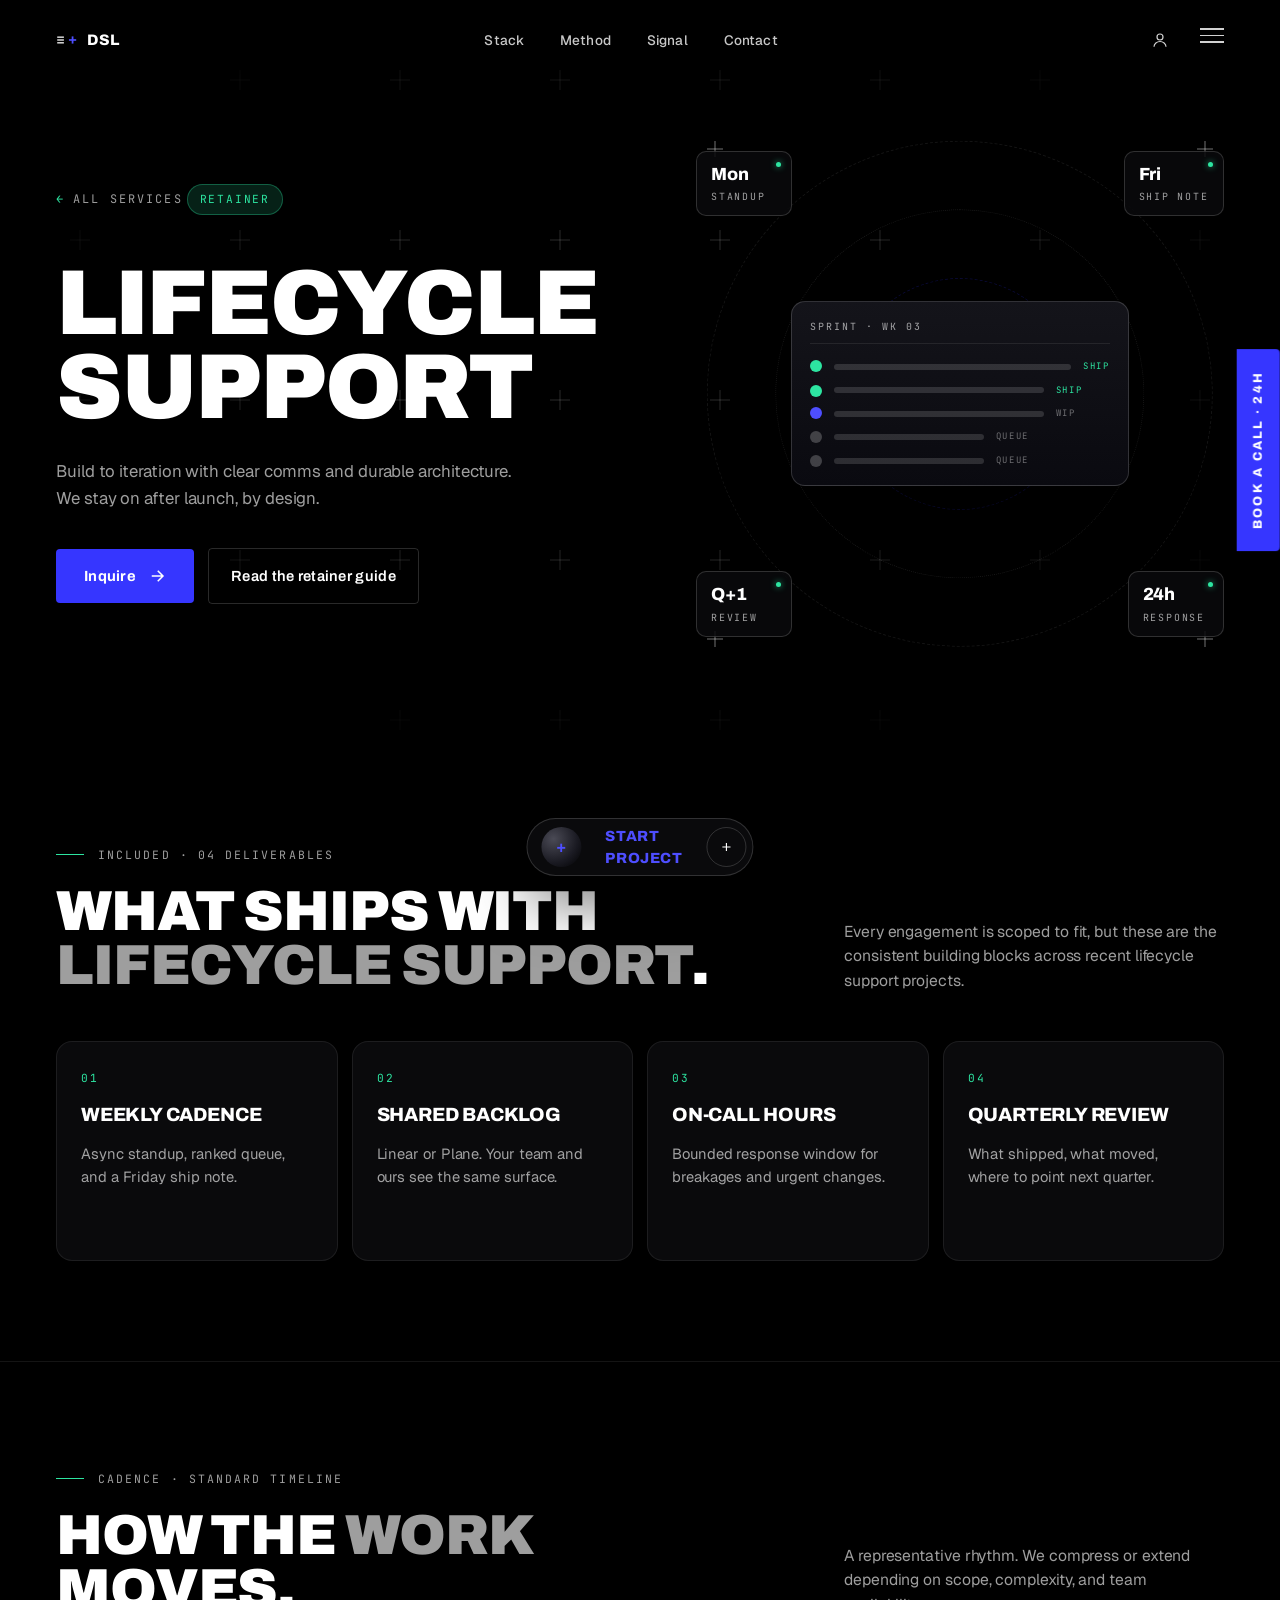
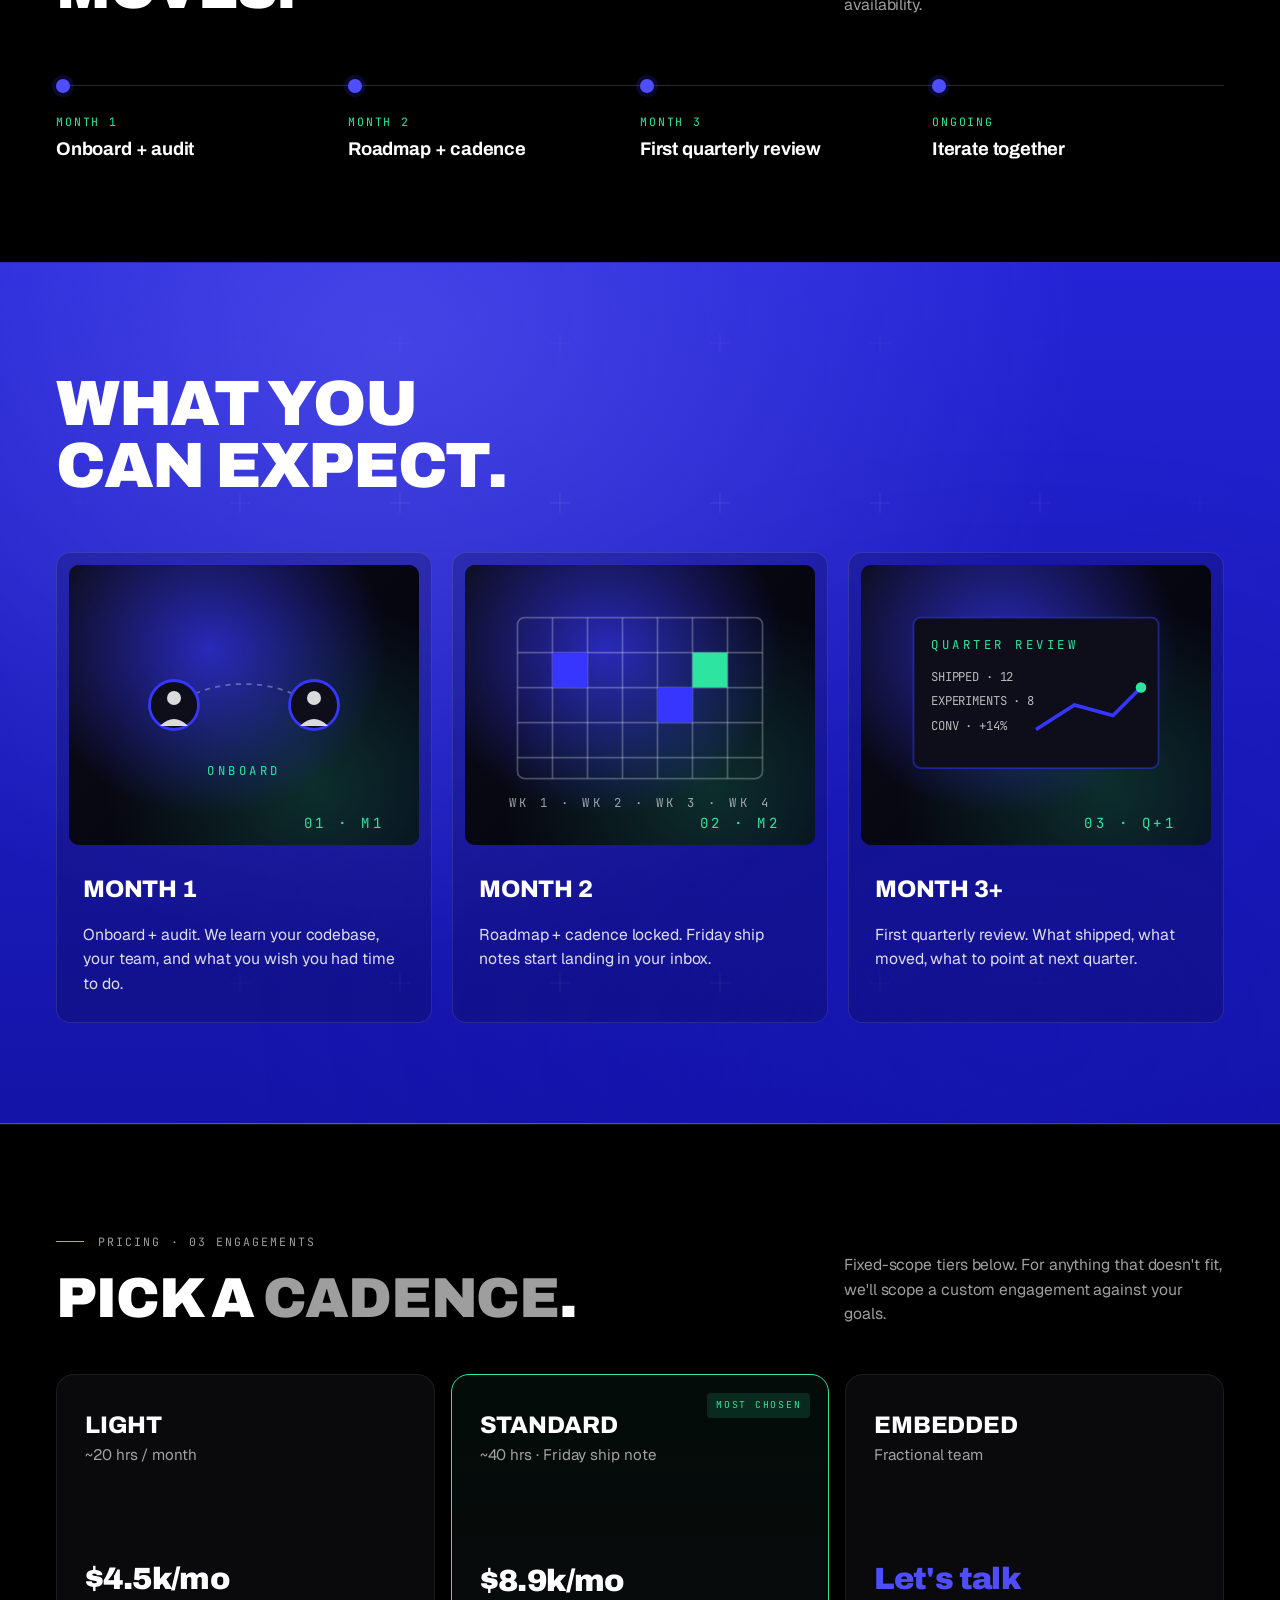
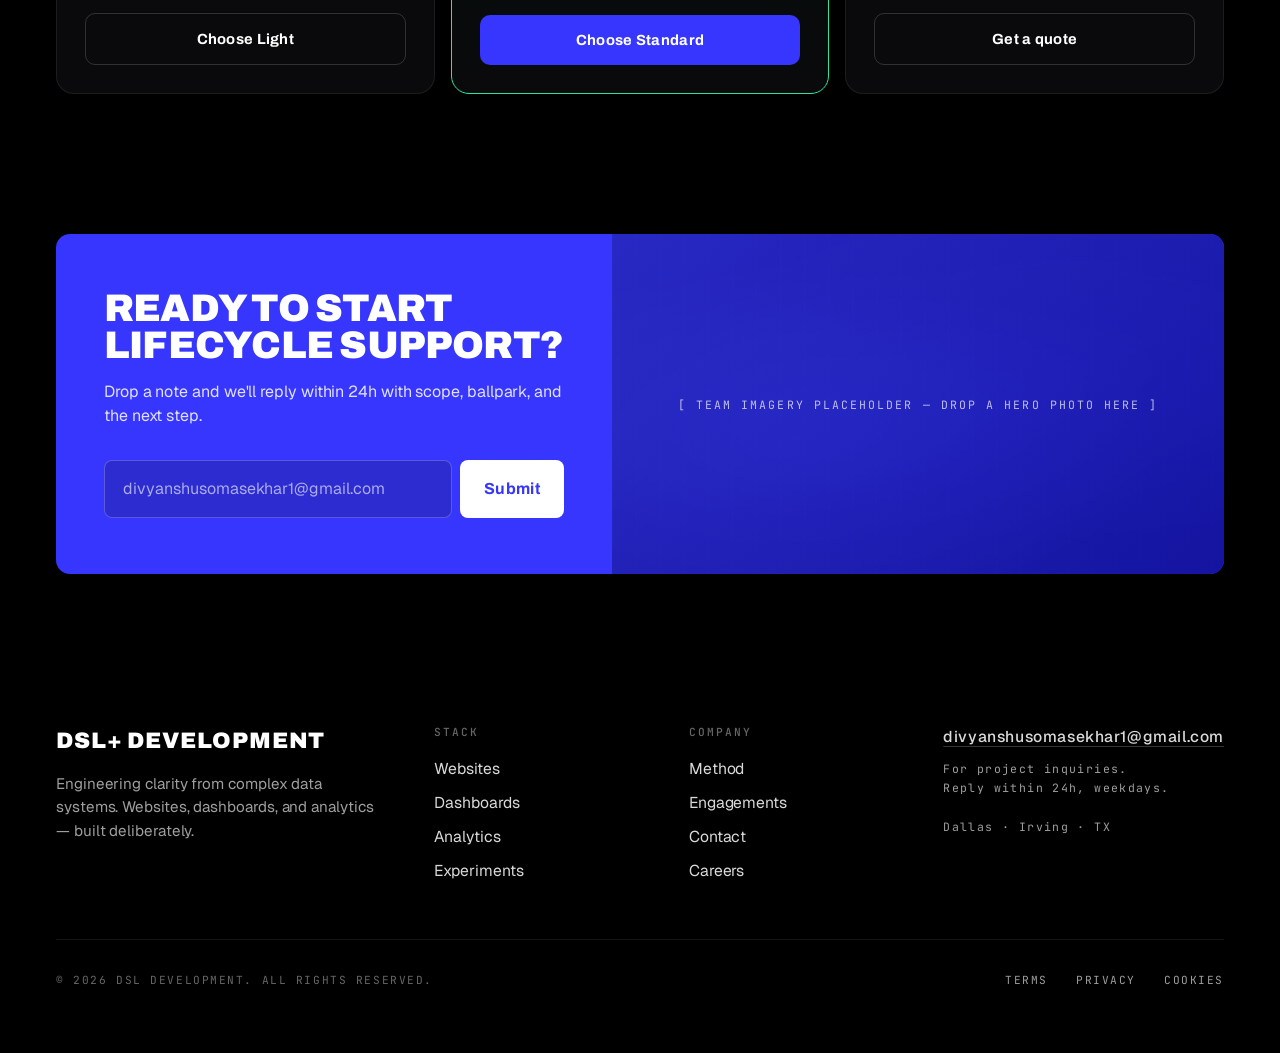
<file: services/lifecycle-support.html>
<!DOCTYPE html>
<html lang="en">
<head>
  <meta charset="UTF-8" />
  <meta name="viewport" content="width=device-width, initial-scale=1.0" />
  <title>Lifecycle Support — DSL Development</title>
  <link rel="preconnect" href="https://fonts.googleapis.com" />
  <link rel="preconnect" href="https://fonts.gstatic.com" crossorigin />
  <link href="https://fonts.googleapis.com/css2?family=Archivo:wght@400;500;600;700;800;900&family=Geist:wght@300;400;500;600;700&family=JetBrains+Mono:wght@400;500;600&display=swap" rel="stylesheet" />
  <link rel="stylesheet" href="../shared.css" />
  <style>
    .svc-hero { padding: 130px var(--pad) 80px; position: relative; overflow: hidden; }
    .svc-hero .crosshair-field { position: absolute; inset: 0; pointer-events: none; }
    .svc-hero-grid {
      max-width: var(--max); margin: 0 auto;
      display: grid; grid-template-columns: 1.1fr 1fr;
      gap: 60px; align-items: center;
      position: relative; z-index: 2;
    }
    .svc-hero-art {
      aspect-ratio: 1/1; max-width: 540px; width: 100%;
      margin-left: auto;
      position: relative;
      display: grid; place-items: center;
    }
    .orbit {
      position: absolute; left: 50%; top: 50%;
      transform: translate(-50%, -50%);
      border: 1px dashed rgba(255,255,255,0.08);
      border-radius: 50%;
      pointer-events: none;
    }
    .orbit-1 { width: 96%;  height: 96%; }
    .orbit-2 { width: 70%;  height: 70%; border-style: dotted; border-color: rgba(255,255,255,0.10); }
    .orbit-3 { width: 44%;  height: 44%; border-color: rgba(54,54,255,0.20); }
    .orbit-cross {
      position: absolute; width: 16px; height: 16px;
      color: rgba(255,255,255,0.45);
    }
    .orbit-cross::before, .orbit-cross::after {
      content: ""; position: absolute; background: currentColor;
    }
    .orbit-cross::before { left: 50%; top: 0; width: 1px; height: 100%; transform: translateX(-50%); }
    .orbit-cross::after  { top: 50%; left: 0; height: 1px; width: 100%; transform: translateY(-50%); }
    .orbit-cross.tl { top: 2%; left: 2%; }
    .orbit-cross.tr { top: 2%; right: 2%; }
    .orbit-cross.bl { bottom: 2%; left: 2%; }
    .orbit-cross.br { bottom: 2%; right: 2%; }

    /* Satellites */
    .sat {
      position: absolute;
      background: rgba(10,10,12,0.85);
      backdrop-filter: blur(8px);
      -webkit-backdrop-filter: blur(8px);
      border: 1px solid var(--line-2);
      border-radius: 10px;
      padding: 10px 14px;
      display: flex; flex-direction: column; gap: 2px;
      min-width: 96px;
      z-index: 3;
    }
    .sat .dot {
      position: absolute; top: 10px; right: 10px;
      width: 5px; height: 5px; border-radius: 50%;
      background: var(--mint);
      box-shadow: 0 0 6px rgba(45,229,161,0.8);
    }
    .sat .val {
      font-family: var(--display); font-weight: 800;
      font-size: 1.1rem; letter-spacing: -0.01em;
      color: var(--ink);
    }
    .sat .lbl {
      font-family: var(--mono); font-size: 0.62rem;
      letter-spacing: 0.18em; text-transform: uppercase;
      color: var(--muted);
    }
    .sat.nw { top: 4%;   left: 0; }
    .sat.ne { top: 4%;   right: 0; }
    .sat.sw { bottom: 4%; left: 0; }
    .sat.se { bottom: 4%; right: 0; }

    /* Browser rich */
    .art-browser-rich {
      width: 60%;
      background: linear-gradient(180deg, #161620 0%, #0c0c14 100%);
      border-radius: 12px;
      border: 1px solid rgba(255,255,255,0.10);
      box-shadow: 0 30px 60px rgba(54,54,255,0.25), 0 0 0 1px rgba(54,54,255,0.08);
      position: relative;
      z-index: 2;
      overflow: hidden;
    }
    .art-browser-bar {
      display: flex; align-items: center; gap: 12px;
      padding: 10px 12px;
      background: rgba(255,255,255,0.03);
      border-bottom: 1px solid rgba(255,255,255,0.06);
    }
    .art-browser-bar .dots { display: flex; gap: 5px; }
    .art-browser-bar .dots i {
      width: 8px; height: 8px; border-radius: 50%;
      background: rgba(255,255,255,0.18);
    }
    .art-browser-bar .url {
      flex: 1; background: rgba(255,255,255,0.05);
      border-radius: 4px;
      font-family: var(--mono); font-size: 0.62rem;
      color: var(--muted);
      padding: 4px 10px;
      text-align: center;
      letter-spacing: 0.06em;
    }
    .art-browser-body {
      padding: 16px 14px 18px;
      display: flex; flex-direction: column; gap: 8px;
    }
    .bb-row { height: 6px; border-radius: 4px; background: rgba(255,255,255,0.12); }
    .bb-row.a { width: 80%; height: 9px; background: rgba(255,255,255,0.22); }
    .bb-row.b { width: 60%; }
    .bb-row.c { width: 70%; }
    .bb-row.d { width: 50%; }
    .bb-spark { height: 30px; margin: 6px 0; }
    .bb-spark svg { width: 100%; height: 100%; }
    .bb-btn {
      width: 36%; height: 14px;
      background: var(--blue-hot);
      border-radius: 4px;
      margin-top: 6px;
    }
    .art-browser-stamp {
      padding: 0 14px 12px;
      font-family: var(--mono); font-size: 0.6rem;
      letter-spacing: 0.18em;
      color: var(--muted);
      text-transform: uppercase;
    }

    /* Vial big */
    .art-vial-big {
      width: 30%;
      aspect-ratio: 2/5;
      position: relative;
      filter: drop-shadow(0 30px 38px rgba(54,54,255,0.32));
      z-index: 2;
    }
    .art-vial-big .body {
      position: absolute; inset: 8% 0 0 0;
      background: linear-gradient(180deg, #c8caf2 0%, #8d91ff 35%, #5050ff 70%, #1b1bb0 100%);
      border-radius: 16% 16% 14% 14% / 4% 4% 3% 3%;
      box-shadow: inset -4px 0 8px rgba(0,0,0,0.35), inset 6px 0 6px rgba(255,255,255,0.22);
    }
    .art-vial-big .cap {
      position: absolute; top: 0; left: 24%; right: 24%; height: 14%;
      background: linear-gradient(180deg, #d4d6de 0%, #8a8d96 100%);
      border-radius: 4px 4px 2px 2px;
    }
    .art-vial-big .label {
      position: absolute; left: 50%; top: 52%; transform: translate(-50%, -50%);
      color: #fff;
      font-family: var(--display); font-weight: 800;
      font-size: clamp(1rem, 1.4vw, 1.4rem);
      letter-spacing: 0.04em;
    }
    .art-vial-big.green .body {
      background: linear-gradient(180deg, #c4f5dd 0%, #65e0a5 40%, #1eb37b 75%, #0a6a48 100%);
    }
    .art-vial-big.green .scribble {
      position: absolute; left: 12%; right: 12%; top: 44%;
      height: 18%; pointer-events: none;
    }
    .art-vial-big.green .scribble svg { width: 100%; height: 100%; }
    .art-vial-big.green .scribble path {
      fill: none; stroke: #000; stroke-width: 2.4; stroke-linecap: round;
    }

    /* Bars big */
    .art-bars-big {
      width: 60%;
      aspect-ratio: 5/4;
      background: linear-gradient(180deg, #0e0e16 0%, #050509 100%);
      border-radius: 12px;
      border: 1px solid rgba(54,54,255,0.45);
      box-shadow: 0 30px 60px rgba(54,54,255,0.25);
      padding: 16% 12% 12%;
      position: relative; z-index: 2;
      display: flex; flex-direction: column;
    }
    .art-bars-big .bars-grid {
      position: absolute; left: 12%; right: 12%; top: 16%; bottom: 18%;
      background:
        linear-gradient(180deg, rgba(255,255,255,0.05) 1px, transparent 1px) 0 0 / 100% 25%,
        linear-gradient(180deg, rgba(255,255,255,0.05) 1px, transparent 1px) 0 25% / 100% 25%,
        linear-gradient(180deg, rgba(255,255,255,0.05) 1px, transparent 1px) 0 50% / 100% 25%;
    }
    .art-bars-big .bars-row {
      flex: 1; display: flex; align-items: flex-end;
      gap: 8px;
      position: relative; z-index: 1;
    }
    .art-bars-big .bars-row b {
      flex: 1; display: block;
      background: linear-gradient(180deg, #4040ff, #2020c8);
      border-radius: 3px 3px 0 0;
    }
    .art-bars-big .bars-row b.m { background: linear-gradient(180deg, #4be8a8, #1cb47a); }
    .art-bars-big .bars-row b.v { background: linear-gradient(180deg, #b9b3ff, #6d65d6); }
    .art-bars-big .bars-row b.w { background: linear-gradient(180deg, #f4f4f8, #b8b8c4); }
    .art-bars-big .bars-axis {
      display: flex; justify-content: space-between;
      margin-top: 10px;
      font-family: var(--mono); font-size: 0.58rem;
      letter-spacing: 0.16em; text-transform: uppercase;
      color: var(--muted);
    }

    /* Target big */
    .art-target-big {
      width: 60%;
      aspect-ratio: 1/1;
      position: relative;
      z-index: 2;
      display: grid; place-items: center;
    }
    .art-target-big svg { width: 100%; height: 100%; overflow: visible; }
    .art-target-big .crisp { stroke: var(--blue-hot); fill: none; stroke-width: 2.2; }
    .art-target-big .dashed { stroke: var(--mint); stroke-dasharray: 4 6; fill: none; stroke-width: 1.6; }
    .art-target-big .core { fill: #fff; }
    .art-target-big .tick { stroke: rgba(255,255,255,0.7); stroke-width: 1.4; }
    .art-target-big .scan-ring {
      position: absolute; inset: 14%;
      border: 1px solid var(--mint);
      border-radius: 50%;
      opacity: 0;
      animation: scanPulse 2.4s ease-out infinite;
    }
    @keyframes scanPulse {
      0%   { transform: scale(0.4); opacity: 0.8; }
      100% { transform: scale(1.4); opacity: 0; }
    }

    /* Flow big */
    .art-flow-big {
      width: 76%;
      position: relative; z-index: 2;
      padding: 30px 18px;
      background: linear-gradient(180deg, #0e0e16 0%, #050509 100%);
      border-radius: 14px;
      border: 1px solid var(--line-2);
      box-shadow: 0 30px 60px rgba(54,54,255,0.18);
    }
    .art-flow-big .tag {
      display: block;
      font-family: var(--mono); font-size: 0.72rem;
      color: var(--muted);
      margin-bottom: 16px;
      text-align: center;
      letter-spacing: 0.04em;
    }
    .art-flow-big svg { width: 100%; height: 110px; }
    .art-flow-big .blue-line { fill: none; stroke: var(--blue-hot); stroke-width: 3; stroke-linecap: round; }
    .art-flow-big .mint-line { fill: none; stroke: var(--mint); stroke-width: 3; stroke-linecap: round; }
    .art-flow-big .node { fill: #fff; }
    .art-flow-big .ping {
      fill: var(--mint);
      animation: flowPing 2.2s ease-in-out infinite;
      transform-origin: 110px 58px;
    }
    @keyframes flowPing {
      0%, 100% { transform: scale(0.8); opacity: 0.6; }
      50%      { transform: scale(1.6); opacity: 1; }
    }
    .art-flow-big .flow-tags {
      display: flex; justify-content: space-between;
      margin-top: 18px;
      font-family: var(--mono); font-size: 0.62rem;
      letter-spacing: 0.18em; text-transform: uppercase;
      color: var(--muted);
    }
    .art-flow-big .flow-tags span:nth-child(2) { color: var(--mint); }

    /* List big */
    .art-list-big {
      width: 64%;
      background: linear-gradient(180deg, #14141a 0%, #0a0a10 100%);
      border-radius: 14px;
      border: 1px solid var(--line-2);
      padding: 18px;
      box-shadow: 0 28px 60px rgba(0,0,0,0.5);
      position: relative; z-index: 2;
      display: flex; flex-direction: column;
      gap: 10px;
    }
    .art-list-big .lh {
      font-family: var(--mono); font-size: 0.62rem;
      letter-spacing: 0.2em; text-transform: uppercase;
      color: var(--muted);
      margin-bottom: 6px;
      padding-bottom: 8px;
      border-bottom: 1px solid var(--line);
    }
    .art-list-big .row { display: flex; align-items: center; gap: 12px; }
    .art-list-big .row i {
      width: 12px; height: 12px; border-radius: 50%;
      flex-shrink: 0;
    }
    .art-list-big .row i.m { background: var(--mint); }
    .art-list-big .row i.b { background: var(--blue-hot); }
    .art-list-big .row i.g { background: rgba(255,255,255,0.22); }
    .art-list-big .row span {
      flex: 1; height: 6px;
      background: rgba(255,255,255,0.14);
      border-radius: 4px;
    }
    .art-list-big .row span.s2 { width: 70%; flex: 0 1 70%; }
    .art-list-big .row span.s3 { width: 50%; flex: 0 1 50%; }
    .art-list-big .row em {
      font-style: normal;
      font-family: var(--mono); font-size: 0.56rem;
      letter-spacing: 0.18em;
      color: var(--muted-2);
    }
    .art-list-big .row.done em { color: var(--mint); }

    .crumb {
      display: inline-flex; align-items: center; gap: 8px;
      font-family: var(--mono); font-size: 0.74rem;
      letter-spacing: 0.18em; text-transform: uppercase;
      color: var(--muted);
      margin-bottom: 32px;
      transition: color 0.15s;
    }
    .crumb:hover { color: var(--mint); }
    .crumb::before { content: "←"; color: var(--mint); }

    .deliverables { padding: 100px var(--pad); }
    .deliv-grid {
      max-width: var(--max); margin: 0 auto;
      display: grid; grid-template-columns: repeat(4, 1fr); gap: 14px;
    }
    .deliv {
      background: var(--bg-card);
      border: 1px solid var(--line);
      border-radius: 16px;
      padding: 28px 24px;
      min-height: 220px;
      display: flex; flex-direction: column; gap: 14px;
      transition: border-color 0.3s, background 0.3s;
    }
    .deliv:hover { border-color: rgba(54,54,255,0.4); background: var(--bg-card-2); }
    .deliv-num { font-family: var(--mono); font-size: 0.7rem; letter-spacing: 0.18em; color: var(--mint); }
    .deliv-name {
      font-family: var(--display); font-weight: 800;
      font-size: 1.2rem; letter-spacing: -0.01em;
      text-transform: uppercase;
    }
    .deliv-desc { color: var(--muted); font-size: 0.92rem; line-height: 1.55; }

    .timeline { padding: 100px var(--pad); border-top: 1px solid var(--line); }
    .timeline-grid {
      max-width: var(--max); margin: 40px auto 0;
      display: grid; grid-template-columns: repeat(4, 1fr);
      gap: 0; position: relative;
    }
    .timeline-grid::before {
      content: ""; position: absolute;
      left: 0; right: 0; top: 28px; height: 1px;
      background: var(--line-2);
    }
    .step { padding-top: 56px; position: relative; padding-right: 20px; }
    .step::before {
      content: ""; position: absolute;
      left: 0; top: 22px; width: 14px; height: 14px;
      background: var(--blue-hot);
      border-radius: 50%;
      box-shadow: 0 0 0 4px rgba(54,54,255,0.18);
    }
    .step .when { font-family: var(--mono); font-size: 0.72rem; letter-spacing: 0.16em; text-transform: uppercase; color: var(--mint); margin-bottom: 8px; }
    .step .what { font-family: var(--display); font-weight: 700; font-size: 1.15rem; letter-spacing: -0.01em; line-height: 1.3; }

    /* Pricing section */
    .svc-pricing { padding: 100px var(--pad); border-top: 1px solid var(--line); }
    .svc-pricing-grid {
      max-width: var(--max); margin: 0 auto;
      display: grid; grid-template-columns: repeat(3, 1fr);
      gap: 16px;
    }
    .svc-plan {
      background: var(--bg-card);
      border: 1px solid var(--line);
      border-radius: 18px;
      padding: 32px 28px 28px;
      position: relative;
      display: flex; flex-direction: column;
      gap: 18px;
      min-height: 320px;
      transition: border-color 0.3s, background 0.3s, transform 0.3s;
    }
    .svc-plan:hover { border-color: rgba(54,54,255,0.4); background: var(--bg-card-2); }
    .svc-plan.best {
      border-color: var(--mint);
      background: linear-gradient(180deg, rgba(45,229,161,0.05) 0%, var(--bg-card) 100%);
    }
    .svc-plan-tag {
      position: absolute; top: 18px; right: 18px;
      background: var(--mint-soft);
      color: var(--mint);
      font-family: var(--mono); font-size: 0.6rem;
      letter-spacing: 0.18em; text-transform: uppercase;
      padding: 5px 9px;
      border-radius: 4px;
    }
    .svc-plan-name {
      font-family: var(--display); font-weight: 800;
      font-size: 1.5rem; letter-spacing: -0.01em;
      text-transform: uppercase;
    }
    .svc-plan-desc {
      color: var(--muted); font-size: 0.95rem;
      line-height: 1.55;
    }
    .svc-plan-price {
      font-family: var(--display); font-weight: 900;
      font-size: clamp(1.8rem, 2.4vw, 2.3rem);
      letter-spacing: -0.02em;
      line-height: 1;
      margin-top: auto;
    }
    .svc-plan-price.talk { color: var(--blue-hot); }
    .svc-plan-cta {
      display: block;
      width: 100%;
      background: var(--blue);
      color: #fff;
      font-family: var(--display); font-weight: 700;
      font-size: 0.92rem; letter-spacing: 0.02em;
      padding: 14px 16px;
      border-radius: 10px;
      text-align: center;
      transition: background 0.2s;
    }
    .svc-plan-cta:hover { background: var(--blue-hot); }
    .svc-plan-cta.ghost {
      background: transparent;
      border: 1px solid var(--line-2);
    }
    .svc-plan-cta.ghost:hover { background: rgba(255,255,255,0.04); border-color: var(--mint); }
    .svc-plan-feats {
      list-style: none;
      display: flex; flex-direction: column;
      gap: 8px;
      font-size: 0.92rem;
      color: var(--ink);
    }
    .svc-plan-feats li {
      display: flex; gap: 10px; align-items: flex-start;
      line-height: 1.45;
    }
    .svc-plan-feats li::before {
      content: "+"; color: var(--mint); flex-shrink: 0;
      font-family: var(--display); font-weight: 800;
      font-size: 0.9rem;
    }

    @media (max-width: 1100px) {
      .svc-hero-grid { grid-template-columns: 1fr; gap: 50px; }
      .svc-hero-art { margin: 0 auto; max-width: 460px; }
      .deliv-grid { grid-template-columns: repeat(2, 1fr); }
      .timeline-grid { grid-template-columns: 1fr 1fr; gap: 28px 0; }
      .timeline-grid::before { display: none; }
      .step { padding-top: 0; padding-left: 26px; }
      .step::before { top: 4px; left: 0; }
      .svc-pricing-grid { grid-template-columns: 1fr; }
      .sat { padding: 8px 11px; min-width: 80px; }
      .sat .val { font-size: 0.95rem; }
    }
    @media (max-width: 560px) {
      .deliv-grid, .timeline-grid { grid-template-columns: 1fr; }
    }


    /* ============== HERO ART ANIMATIONS ============== */
    @keyframes orbit-spin { to { transform: translate(-50%, -50%) rotate(360deg); } }
    @keyframes sat-bob {
      0%, 100% { transform: translateY(0); }
      50%      { transform: translateY(-6px); }
    }
    @keyframes sat-dot {
      0%, 100% { box-shadow: 0 0 4px rgba(45,229,161,0.5); transform: scale(1); }
      50%      { box-shadow: 0 0 12px rgba(45,229,161,1); transform: scale(1.2); }
    }
    @keyframes draw-line {
      0%   { stroke-dashoffset: 400; }
      55%  { stroke-dashoffset: 0; }
      100% { stroke-dashoffset: 0; }
    }
    @keyframes vial-breath {
      0%, 100% { transform: translateY(0); filter: drop-shadow(0 30px 38px rgba(54,54,255,0.32)); }
      50%      { transform: translateY(-6px); filter: drop-shadow(0 40px 50px rgba(54,54,255,0.46)); }
    }
    @keyframes bar-grow {
      from { transform: scaleY(0); }
      to   { transform: scaleY(1); }
    }
    @keyframes target-spin { to { transform: rotate(360deg); } }
    @keyframes flow-pulse {
      0%, 100% { stroke-dashoffset: 0; opacity: 0.9; }
      50%      { stroke-dashoffset: 80; opacity: 1; }
    }
    @keyframes flow-travel {
      0%   { offset-distance: 0%; opacity: 1; }
      100% { offset-distance: 100%; opacity: 1; }
    }
    @keyframes list-fade {
      from { opacity: 0; transform: translateX(-12px); }
      to   { opacity: 1; transform: none; }
    }
    @keyframes pulse-wip {
      0%, 100% { opacity: 1; }
      50%      { opacity: 0.4; }
    }
    @keyframes art-enter {
      from { opacity: 0; transform: translateY(20px) scale(0.96); }
      to   { opacity: 1; transform: none; }
    }

    /* container entrance */
    .svc-hero-art { animation: art-enter 0.9s cubic-bezier(.2,.8,.2,1) both; }

    /* orbits rotate at varying speeds */
    .orbit-1 { animation: orbit-spin 110s linear infinite; }
    .orbit-2 { animation: orbit-spin 70s  linear infinite reverse; }
    .orbit-3 { animation: orbit-spin 40s  linear infinite; }

    /* satellites float + pulse */
    .sat { animation: sat-bob 5s ease-in-out infinite; }
    .sat.nw { animation-delay: 0s;   }
    .sat.ne { animation-delay: 0.6s; }
    .sat.se { animation-delay: 1.2s; }
    .sat.sw { animation-delay: 1.8s; }
    .sat .dot { animation: sat-dot 2.4s ease-in-out infinite; }
    .sat.ne .dot { animation-delay: 0.3s; }
    .sat.se .dot { animation-delay: 0.6s; }
    .sat.sw .dot { animation-delay: 0.9s; }

    /* Browser sparkline draws */
    .bb-spark svg path {
      stroke-dasharray: 400;
      animation: draw-line 4s ease-in-out infinite;
    }
    .art-browser-rich { animation: art-enter 1s cubic-bezier(.2,.8,.2,1) 0.1s both; }

    /* Vial breath */
    .art-vial-big { animation: vial-breath 5s ease-in-out infinite; }

    /* Vial green scribble */
    .art-vial-big.green .scribble path {
      stroke-dasharray: 200;
      animation: draw-line 5s ease-in-out infinite;
    }

    /* Bars stagger grow */
    .art-bars-big .bars-row b {
      transform-origin: bottom;
      animation: bar-grow 1.1s cubic-bezier(.2,.8,.2,1) both;
    }
    .art-bars-big .bars-row b:nth-child(1) { animation-delay: 0.10s; }
    .art-bars-big .bars-row b:nth-child(2) { animation-delay: 0.18s; }
    .art-bars-big .bars-row b:nth-child(3) { animation-delay: 0.26s; }
    .art-bars-big .bars-row b:nth-child(4) { animation-delay: 0.34s; }
    .art-bars-big .bars-row b:nth-child(5) { animation-delay: 0.42s; }
    .art-bars-big .bars-row b:nth-child(6) { animation-delay: 0.50s; }

    /* Target spin */
    .art-target-big svg {
      animation: target-spin 60s linear infinite;
      transform-origin: 50% 50%;
    }
    .art-target-big svg .core { animation: sat-dot 2s ease-in-out infinite; transform-origin: center; }

    /* Flow line shimmer + traveling ping along the path */
    .art-flow-big .blue-line {
      stroke-dasharray: 4 6;
      animation: flow-pulse 3s linear infinite;
    }
    .art-flow-big .mint-line {
      stroke-dasharray: 4 6;
      animation: flow-pulse 3s linear infinite reverse;
    }
    .art-flow-big .ping {
      offset-path: path("M10,50 Q60,4 110,50 T210,50");
      animation: flow-travel 3.4s linear infinite;
    }

    /* List rows fade-in stagger + WIP row pulse */
    .art-list-big .row { animation: list-fade 0.7s cubic-bezier(.2,.8,.2,1) both; }
    .art-list-big .row:nth-of-type(1) { animation-delay: 0.20s; }
    .art-list-big .row:nth-of-type(2) { animation-delay: 0.32s; }
    .art-list-big .row:nth-of-type(3) { animation-delay: 0.44s; }
    .art-list-big .row:nth-of-type(4) { animation-delay: 0.56s; }
    .art-list-big .row:nth-of-type(5) { animation-delay: 0.68s; }
    .art-list-big .row:not(.done) i.b { animation: pulse-wip 1.6s ease-in-out infinite; }

    /* prefers-reduced-motion */
    @media (prefers-reduced-motion: reduce) {
      .orbit-1, .orbit-2, .orbit-3,
      .sat, .sat .dot,
      .bb-spark svg path,
      .art-vial-big, .art-vial-big.green .scribble path,
      .art-bars-big .bars-row b,
      .art-target-big svg, .art-target-big svg .core,
      .art-flow-big .blue-line, .art-flow-big .mint-line, .art-flow-big .ping,
      .art-list-big .row, .art-list-big .row:not(.done) i.b,
      .svc-hero-art, .art-browser-rich {
        animation: none !important;
      }
    }



    /* ============== WHAT YOU CAN EXPECT BAND ============== */
    .expect {
      padding: 110px var(--pad) 100px;
      background:
        radial-gradient(ellipse at 30% 10%, rgba(110,110,255,0.45), transparent 55%),
        radial-gradient(ellipse at 80% 90%, rgba(20,20,180,0.55), transparent 55%),
        linear-gradient(180deg, #2424d6 0%, #1414a8 100%);
      border-top: 1px solid rgba(255,255,255,0.10);
      border-bottom: 1px solid rgba(255,255,255,0.10);
      position: relative;
      overflow: hidden;
    }
    .expect::before {
      content: ""; position: absolute; inset: 0;
      background-image:
        url("data:image/svg+xml;utf8,<svg xmlns='http://www.w3.org/2000/svg' width='160' height='160' viewBox='0 0 160 160'><g fill='none' stroke='rgba(255,255,255,0.10)' stroke-width='1'><path d='M80 70 v20 M70 80 h20'/></g></svg>");
      background-size: 160px 160px;
      mask-image: radial-gradient(ellipse at center, rgba(0,0,0,1) 35%, rgba(0,0,0,0) 80%);
      -webkit-mask-image: radial-gradient(ellipse at center, rgba(0,0,0,1) 35%, rgba(0,0,0,0) 80%);
      pointer-events: none;
    }
    .expect-inner {
      max-width: var(--max);
      margin: 0 auto;
      position: relative; z-index: 1;
    }
    .expect-title {
      font-family: var(--display);
      font-weight: 900;
      font-size: clamp(2.6rem, 5vw, 4.4rem);
      line-height: 0.96;
      letter-spacing: -0.02em;
      text-transform: uppercase;
      color: #fff;
      margin-bottom: 56px;
      max-width: 760px;
    }
    .expect-grid {
      display: grid;
      grid-template-columns: repeat(3, 1fr);
      gap: 20px;
    }
    .expect-card {
      background: rgba(0,0,0,0.18);
      border: 1px solid rgba(255,255,255,0.10);
      border-radius: 14px;
      overflow: hidden;
      padding: 12px;
      display: flex; flex-direction: column;
      transition: background 0.25s, border-color 0.25s, transform 0.25s;
    }
    .expect-card:hover {
      background: rgba(0,0,0,0.28);
      border-color: rgba(255,255,255,0.22);
      transform: translateY(-3px);
    }
    .expect-thumb {
      width: 100%;
      aspect-ratio: 5/4;
      border-radius: 10px;
      position: relative;
      overflow: hidden;
      background: #0a0a18;
      margin-bottom: 22px;
    }
    .expect-thumb::before {
      content: "";
      position: absolute; inset: 0;
      background:
        radial-gradient(ellipse at 40% 30%, rgba(54,54,255,0.7), transparent 60%),
        radial-gradient(ellipse at 70% 80%, rgba(45,229,161,0.18), transparent 60%),
        linear-gradient(135deg, #0c0c18 0%, #060611 60%, #050518 100%);
    }
    .expect-thumb::after {
      content: "DROP IMAGE";
      position: absolute;
      left: 12px; bottom: 10px;
      font-family: var(--mono);
      font-size: 0.58rem;
      letter-spacing: 0.22em;
      color: rgba(255,255,255,0.45);
      text-transform: uppercase;
    }
    .expect-thumb .thumb-grid {
      position: absolute; inset: 0;
      background:
        repeating-linear-gradient(90deg, rgba(255,255,255,0.04) 0 1px, transparent 1px 22px),
        repeating-linear-gradient(0deg,  rgba(255,255,255,0.04) 0 1px, transparent 1px 22px);
    }
    .expect-thumb .thumb-cross {
      position: absolute;
      width: 14px; height: 14px;
      color: rgba(255,255,255,0.5);
    }
    .expect-thumb .thumb-cross::before,
    .expect-thumb .thumb-cross::after {
      content: ""; position: absolute; background: currentColor;
    }
    .expect-thumb .thumb-cross::before { left: 50%; top: 0; width: 1px; height: 100%; transform: translateX(-50%); }
    .expect-thumb .thumb-cross::after  { top: 50%; left: 0; height: 1px; width: 100%; transform: translateY(-50%); }
    .expect-thumb .thumb-cross.tl { top: 8px; left: 8px; }
    .expect-thumb .thumb-cross.tr { top: 8px; right: 8px; }
    .expect-thumb .thumb-cross.bl { bottom: 8px; left: 8px; }
    .expect-thumb .thumb-cross.br { bottom: 8px; right: 8px; }

    .expect-phase {
      padding: 4px 14px 16px;
      font-family: var(--display);
      font-weight: 800;
      font-size: 1.5rem;
      letter-spacing: -0.01em;
      text-transform: uppercase;
      color: #fff;
    }
    .expect-body {
      padding: 0 14px 14px;
      color: rgba(255,255,255,0.86);
      font-size: 0.98rem;
      line-height: 1.55;
    }

    @media (max-width: 900px) {
      .expect-grid { grid-template-columns: 1fr; }
      .expect-title { font-size: clamp(2rem, 7vw, 3rem); margin-bottom: 36px; }
    }



    /* Real thumb illustrations */
    .expect-thumb .thumb-art {
      position: absolute; inset: 0;
      width: 100%; height: 100%;
      z-index: 1;
    }
    .expect-thumb .thumb-art svg {
      width: 100%; height: 100%;
      display: block;
    }
    .expect-thumb::after { display: none; }   /* hide "DROP IMAGE" label */

  </style>
</head>
<body>

  <header class="nav" id="nav">
    <a href="../index.html" class="brand">
      <span class="brand-mark"></span>
      <span>DSL</span>
    </a>
    <nav class="nav-links">
      <a href="../index.html#stack">Stack</a>
      <a href="../index.html#method">Method</a>
      <a href="../index.html#signal">Signal</a>
      <a href="../index.html#contact">Contact</a>
    </nav>
    <div class="nav-tools">
      <button class="icon-btn" aria-label="Account">
        <svg viewBox="0 0 24 24" fill="none" stroke="currentColor" stroke-width="1.6"><circle cx="12" cy="8" r="4"/><path d="M4 21c0-4 4-7 8-7s8 3 8 7"/></svg>
      </button>
      <button class="icon-btn menu-btn" aria-label="Menu" id="menu-toggle">
        <span></span><span></span><span></span>
      </button>
    </div>
  </header>

  <a href="../index.html#contact" class="side-tab">Book A Call · 24H</a>

  <a href="../index.html#contact" class="float-cta" aria-label="Start a project">
    <span class="float-cta-thumb"></span>
    <span class="float-cta-label">Start<br/>Project</span>
    <span class="float-cta-plus">
      <svg viewBox="0 0 24 24" fill="none" stroke="currentColor" stroke-width="2"><path d="M12 5v14M5 12h14"/></svg>
    </span>
  </a>

  <main>

    <section class="svc-hero">
      <div class="crosshair-field"></div>
      <div class="svc-hero-grid">
        <div>
          <a class="crumb" href="../index.html#stack">All Services</a>
          <span class="svc-chip" style="display:inline-block; margin-bottom: 28px;">Retainer</span>
          <h1 class="hero-title" style="margin-top: 18px;">Lifecycle<br/>Support</h1>
          <p class="hero-lead">Build to iteration with clear comms and durable architecture. We stay on after launch, by design.</p>
          <div class="hero-ctas">
            <a class="btn-primary" href="../index.html#contact">
              Inquire
              <svg viewBox="0 0 24 24" fill="none" stroke="currentColor" stroke-width="2"><path d="M5 12h14M13 5l7 7-7 7"/></svg>
            </a>
            <a class="btn-ghost" href="../index.html#method">Read the retainer guide</a>
          </div>
        </div>
        <div class="svc-hero-art">
          
      
    <div class="orbit orbit-1"></div>
    <div class="orbit orbit-2"></div>
    <div class="orbit orbit-3"></div>
    <div class="orbit-cross tl"></div>
    <div class="orbit-cross tr"></div>
    <div class="orbit-cross bl"></div>
    <div class="orbit-cross br"></div>
  
      <div class="art-list-big">
        <div class="lh">Sprint · Wk 03</div>
        <div class="row done"><i class="m"></i><span></span><em>SHIP</em></div>
        <div class="row done"><i class="m"></i><span class="s2"></span><em>SHIP</em></div>
        <div class="row"><i class="b"></i><span class="s2"></span><em>WIP</em></div>
        <div class="row"><i class="g"></i><span class="s3"></span><em>QUEUE</em></div>
        <div class="row"><i class="g"></i><span class="s3"></span><em>QUEUE</em></div>
      </div>
      <div class="sat nw"><span class="dot"></span><span class="val">Mon</span><span class="lbl">Standup</span></div>
      <div class="sat ne"><span class="dot"></span><span class="val">Fri</span><span class="lbl">Ship note</span></div>
      <div class="sat se"><span class="dot"></span><span class="val">24h</span><span class="lbl">Response</span></div>
      <div class="sat sw"><span class="dot"></span><span class="val">Q+1</span><span class="lbl">Review</span></div>
    
        </div>
      </div>
    </section>

    <section class="deliverables">
      <div class="section-head">
        <div class="left">
          <div class="eyebrow">Included · 04 Deliverables</div>
          <h2 class="section-title">What ships with <span class="mute">lifecycle support</span>.</h2>
        </div>
        <p class="section-sub">
          Every engagement is scoped to fit, but these are the consistent building blocks across recent lifecycle support projects.
        </p>
      </div>
      <div class="deliv-grid">
        <div class="deliv">
          <div class="deliv-num">01</div>
          <div class="deliv-name">Weekly cadence</div>
          <div class="deliv-desc">Async standup, ranked queue, and a Friday ship note.</div>
        </div>
        <div class="deliv">
          <div class="deliv-num">02</div>
          <div class="deliv-name">Shared backlog</div>
          <div class="deliv-desc">Linear or Plane. Your team and ours see the same surface.</div>
        </div>
        <div class="deliv">
          <div class="deliv-num">03</div>
          <div class="deliv-name">On-call hours</div>
          <div class="deliv-desc">Bounded response window for breakages and urgent changes.</div>
        </div>
        <div class="deliv">
          <div class="deliv-num">04</div>
          <div class="deliv-name">Quarterly review</div>
          <div class="deliv-desc">What shipped, what moved, where to point next quarter.</div>
        </div>
      </div>
    </section>

    <section class="timeline">
      <div class="section-head" style="margin-bottom: 0;">
        <div class="left">
          <div class="eyebrow">Cadence · Standard timeline</div>
          <h2 class="section-title">How the <span class="mute">work</span> moves.</h2>
        </div>
        <p class="section-sub">
          A representative rhythm. We compress or extend depending on scope, complexity, and team availability.
        </p>
      </div>
      <div class="timeline-grid">
        <div class="step">
          <div class="when">Month 1</div>
          <div class="what">Onboard + audit</div>
        </div>
        <div class="step">
          <div class="when">Month 2</div>
          <div class="what">Roadmap + cadence</div>
        </div>
        <div class="step">
          <div class="when">Month 3</div>
          <div class="what">First quarterly review</div>
        </div>
        <div class="step">
          <div class="when">Ongoing</div>
          <div class="what">Iterate together</div>
        </div>
      </div>
    </section>



    <section class="expect">
      <div class="expect-inner">
        <h2 class="expect-title">What you<br/>can expect.</h2>
        <div class="expect-grid">
          <div class="expect-card">
            <div class="expect-thumb"><div class="thumb-art"><svg viewBox="0 0 200 160">
      <g fill="none" stroke="rgba(255,255,255,0.3)" stroke-dasharray="3 3">
        <path d="M62 80 C 80 64, 120 64, 138 80"/>
      </g>
      <g fill="#0e0e1a" stroke="#3636FF" stroke-width="1.6">
        <circle cx="60" cy="80" r="14"/>
        <circle cx="140" cy="80" r="14"/>
      </g>
      <g fill="rgba(255,255,255,0.85)">
        <circle cx="60" cy="76" r="4"/>
        <path d="M52 92 Q60 84 68 92"/>
        <circle cx="140" cy="76" r="4"/>
        <path d="M132 92 Q140 84 148 92"/>
      </g>
      <text x="100" y="120" text-anchor="middle" font-family="JetBrains Mono" font-size="7" fill="#2DE5A1" letter-spacing="2">ONBOARD</text>
      <text x="180" y="150" text-anchor="end" font-family="JetBrains Mono" font-size="8" fill="#2DE5A1" letter-spacing="2">01 · M1</text>
    </svg></div></div>
            <div class="expect-phase">Month 1</div>
            <p class="expect-body">Onboard + audit. We learn your codebase, your team, and what you wish you had time to do.</p>
          </div>
          <div class="expect-card">
            <div class="expect-thumb"><div class="thumb-art"><svg viewBox="0 0 200 160">
      <g transform="translate(30 30)" fill="none" stroke="rgba(255,255,255,0.25)">
        <rect width="140" height="92" rx="4"/>
        <line x1="0" y1="20" x2="140" y2="20"/>
        <line x1="20" y1="0" x2="20" y2="92"/><line x1="40" y1="0" x2="40" y2="92"/><line x1="60" y1="0" x2="60" y2="92"/><line x1="80" y1="0" x2="80" y2="92"/><line x1="100" y1="0" x2="100" y2="92"/><line x1="120" y1="0" x2="120" y2="92"/>
        <line x1="0" y1="40" x2="140" y2="40"/>
        <line x1="0" y1="60" x2="140" y2="60"/>
        <line x1="0" y1="80" x2="140" y2="80"/>
      </g>
      <g fill="#3636FF">
        <rect x="50" y="50" width="20" height="20"/>
        <rect x="110" y="70" width="20" height="20"/>
      </g>
      <g fill="#2DE5A1">
        <rect x="130" y="50" width="20" height="20"/>
      </g>
      <text x="100" y="138" text-anchor="middle" font-family="JetBrains Mono" font-size="7" fill="rgba(255,255,255,0.6)" letter-spacing="2">WK 1 · WK 2 · WK 3 · WK 4</text>
      <text x="180" y="150" text-anchor="end" font-family="JetBrains Mono" font-size="8" fill="#2DE5A1" letter-spacing="2">02 · M2</text>
    </svg></div></div>
            <div class="expect-phase">Month 2</div>
            <p class="expect-body">Roadmap + cadence locked. Friday ship notes start landing in your inbox.</p>
          </div>
          <div class="expect-card">
            <div class="expect-thumb"><div class="thumb-art"><svg viewBox="0 0 200 160">
      <g transform="translate(30 30)">
        <rect width="140" height="86" rx="4" fill="#0e0e1a" stroke="rgba(54,54,255,0.5)"/>
        <text x="10" y="18" font-family="JetBrains Mono" font-size="7" fill="#2DE5A1" letter-spacing="2">QUARTER REVIEW</text>
        <g font-family="JetBrains Mono" font-size="7" fill="rgba(255,255,255,0.7)">
          <text x="10" y="36">SHIPPED · 12</text>
          <text x="10" y="50">EXPERIMENTS · 8</text>
          <text x="10" y="64">CONV · +14%</text>
        </g>
        <path d="M70 64 L92 50 L114 56 L130 40" stroke="#3636FF" stroke-width="2" fill="none"/>
        <circle cx="130" cy="40" r="3" fill="#2DE5A1"/>
      </g>
      <text x="180" y="150" text-anchor="end" font-family="JetBrains Mono" font-size="8" fill="#2DE5A1" letter-spacing="2">03 · Q+1</text>
    </svg></div></div>
            <div class="expect-phase">Month 3+</div>
            <p class="expect-body">First quarterly review. What shipped, what moved, what to point at next quarter.</p>
          </div>
        </div>
      </div>
    </section>

    <section class="svc-pricing">
      <div class="section-head">
        <div class="left">
          <div class="eyebrow">Pricing · 03 Engagements</div>
          <h2 class="section-title">Pick a <span class="mute">cadence</span>.</h2>
        </div>
        <p class="section-sub">
          Fixed-scope tiers below. For anything that doesn't fit, we'll scope a custom engagement against your goals.
        </p>
      </div>
      <div class="svc-pricing-grid">
        <div class="svc-plan">
          
          <div>
            <div class="svc-plan-name">Light</div>
            <p class="svc-plan-desc">~20 hrs / month</p>
          </div>
          <div class="svc-plan-price">$4.5k/mo</div>
          <a class="svc-plan-cta ghost" href="../index.html#contact">
            Choose Light
          </a>
        </div>
        <div class="svc-plan best">
          <span class="svc-plan-tag">Most chosen</span>
          <div>
            <div class="svc-plan-name">Standard</div>
            <p class="svc-plan-desc">~40 hrs · Friday ship note</p>
          </div>
          <div class="svc-plan-price">$8.9k/mo</div>
          <a class="svc-plan-cta" href="../index.html#contact">
            Choose Standard
          </a>
        </div>
        <div class="svc-plan">
          
          <div>
            <div class="svc-plan-name">Embedded</div>
            <p class="svc-plan-desc">Fractional team</p>
          </div>
          <div class="svc-plan-price talk">Let's talk</div>
          <a class="svc-plan-cta ghost" href="../index.html#contact">
            Get a quote
          </a>
        </div>
      </div>
    </section>

    <section class="band-cta" style="padding-top: 40px;">
      <div class="band-cta-inner">
        <div class="band-cta-left">
          <h2 class="band-cta-title">Ready to start<br/>lifecycle support?</h2>
          <p class="band-cta-sub">Drop a note and we'll reply within 24h with scope, ballpark, and the next step.</p>
          <form class="band-cta-form" onsubmit="event.preventDefault(); this.querySelector('button').textContent='Sent ✓';">
            <input type="email" placeholder="divyanshusomasekhar1@gmail.com" required />
            <button type="submit">Submit</button>
          </form>
        </div>
        <div class="band-cta-right"></div>
      </div>
    </section>

    <footer class="footer">
      <div class="footer-grid">
        <div class="footer-col">
          <div class="footer-brand">DSL+ Development</div>
          <p class="footer-tag">Engineering clarity from complex data systems. Websites, dashboards, and analytics — built deliberately.</p>
        </div>
        <div class="footer-col">
          <h4>Stack</h4>
          <ul>
            <li><a href="website-development.html">Websites</a></li>
            <li><a href="visualization.html">Dashboards</a></li>
            <li><a href="analytics.html">Analytics</a></li>
            <li><a href="optimization.html">Experiments</a></li>
          </ul>
        </div>
        <div class="footer-col">
          <h4>Company</h4>
          <ul>
            <li><a href="../index.html#method">Method</a></li>
            <li><a href="../index.html#signal">Engagements</a></li>
            <li><a href="../index.html#contact">Contact</a></li>
            <li><a href="../index.html#contact">Careers</a></li>
          </ul>
        </div>
        <div class="footer-col footer-contact">
          <strong><a id="emailLink" href="mailto:divyanshusomasekhar1@gmail.com">divyanshusomasekhar1@gmail.com</a></strong>
          For project inquiries.<br/>
          Reply within 24h, weekdays.<br/><br/>
          Dallas · Irving · TX
        </div>
      </div>
      <div class="footer-meta">
        <div>© 2026 DSL Development. All rights reserved.</div>
        <div class="links">
          <a href="#">Terms</a>
          <a href="#">Privacy</a>
          <a href="#">Cookies</a>
        </div>
      </div>
    </footer>

  </main>

  <div class="mega" id="mega" aria-hidden="true">
    <div class="mega-top">
      <a href="../index.html" class="brand"><span class="brand-mark"></span><span>DSL</span></a>
      <div class="mega-top-right">
        <a class="mega-cta" href="../index.html#contact">Get Started</a>
        <button class="mega-search" aria-label="Search"><svg viewBox="0 0 24 24" fill="none" stroke="currentColor" stroke-width="1.6"><circle cx="11" cy="11" r="7"/><path d="M21 21l-4.3-4.3"/></svg></button>
        <button class="mega-close" aria-label="Close menu" id="mega-close"><svg viewBox="0 0 24 24" fill="none" stroke="currentColor" stroke-width="2"><path d="M6 6l12 12M18 6L6 18"/></svg></button>
      </div>
    </div>
    <div class="mega-grid">
      <div>
        <div class="mega-col-head"><span>Navigation</span></div>
        <ul class="mega-nav">
          <li><a class="top-link" href="../index.html#stack">Build Stack</a></li>
          <li><a class="sub-link" href="website-development.html">Website Development</a></li>
          <li><a class="sub-link" href="web-platforms.html">Web Platforms</a></li>
          <li><a class="sub-link" href="analytics.html">Analytics</a></li>
          <li><a class="sub-link" href="visualization.html">Visualization</a></li>
          <li><a class="sub-link" href="optimization.html">Optimization</a></li>
          <li><a class="sub-link" href="automation.html">Automation</a></li>
          <li><a class="sub-link" href="lifecycle-support.html">Lifecycle Support</a></li>
          <li style="margin-top: 24px;"><a class="top-link" href="../index.html#method">Method</a></li>
          <li><a class="top-link" href="../index.html#signal">Engagements</a></li>
        </ul>
      </div>
      <div>
        <div class="mega-col-head"><span>Field Notes</span></div>
        <p class="mega-off-body">Quarterly notes on what we shipped, what we measured, and what changed.</p>
        <a class="mega-off-link" href="../index.html#signal">Open the newsroom</a>
      </div>
      <div>
        <div class="mega-col-head"><span>Offerings</span></div>
        <p class="mega-off-body">Our stack is used by founders, ops teams, and product leaders to ship instruments — websites, dashboards, and analytics pipelines that make the system legible.</p>
        <a class="mega-off-link" href="../index.html#signal">Learn more about engagements</a>
      </div>
    </div>
    <div class="mega-foot">
      <span class="ind">Live · Accepting Q3 engagements</span>
      <span>DSL+ Development · Dallas · Irving · TX</span>
    </div>
  </div>

  <script>
    const nav = document.getElementById("nav");
    window.addEventListener("scroll", () => { nav.classList.toggle("scrolled", window.scrollY > 24); });
    const mega = document.getElementById("mega");
    document.getElementById("menu-toggle")?.addEventListener("click", () => { mega.classList.add("open"); document.body.classList.add("menu-open"); });
    document.getElementById("mega-close")?.addEventListener("click", () => { mega.classList.remove("open"); document.body.classList.remove("menu-open"); });
    document.addEventListener("keydown", e => { if (e.key === "Escape") { mega.classList.remove("open"); document.body.classList.remove("menu-open"); } });
  </script>

<script>
  // Scroll progress
  (function(){
    const wrap = document.createElement('div');
    wrap.className = 'scroll-progress';
    wrap.innerHTML = '<div class="bar"></div>';
    document.body.appendChild(wrap);
    const bar = wrap.querySelector('.bar');
    function update() {
      const h = document.documentElement.scrollHeight - window.innerHeight;
      const pct = h > 0 ? (window.scrollY / h) * 100 : 0;
      bar.style.width = pct + '%';
    }
    update();
    window.addEventListener('scroll', update, { passive: true });
  })();

  // Email copy-to-clipboard with toast
  (function(){
    const link = document.getElementById('emailLink');
    if (!link) return;
    const toast = document.createElement('div');
    toast.className = 'toast';
    toast.textContent = 'Copied · divyanshusomasekhar1@gmail.com';
    document.body.appendChild(toast);
    link.addEventListener('click', (e) => {
      const email = 'divyanshusomasekhar1@gmail.com';
      if (navigator.clipboard && window.isSecureContext) {
        e.preventDefault();
        navigator.clipboard.writeText(email).then(() => {
          toast.classList.add('show');
          setTimeout(() => toast.classList.remove('show'), 2400);
        });
      }
    });
  })();

  // Cursor spotlight on hero
  (function(){
    const heros = document.querySelectorAll('.hero, .svc-hero');
    const reduced = window.matchMedia('(prefers-reduced-motion: reduce)').matches;
    if (reduced) return;
    heros.forEach(hero => {
      const spot = document.createElement('div');
      spot.className = hero.classList.contains('hero') ? 'hero-spotlight' : 'svc-hero-spotlight';
      hero.appendChild(spot);
      hero.addEventListener('mouseenter', () => hero.classList.add('spotlight-on'));
      hero.addEventListener('mouseleave', () => hero.classList.remove('spotlight-on'));
      hero.addEventListener('mousemove', (e) => {
        const r = hero.getBoundingClientRect();
        spot.style.left = (e.clientX - r.left) + 'px';
        spot.style.top  = (e.clientY - r.top)  + 'px';
      });
    });
  })();
</script>

</body>
</html>
</file>
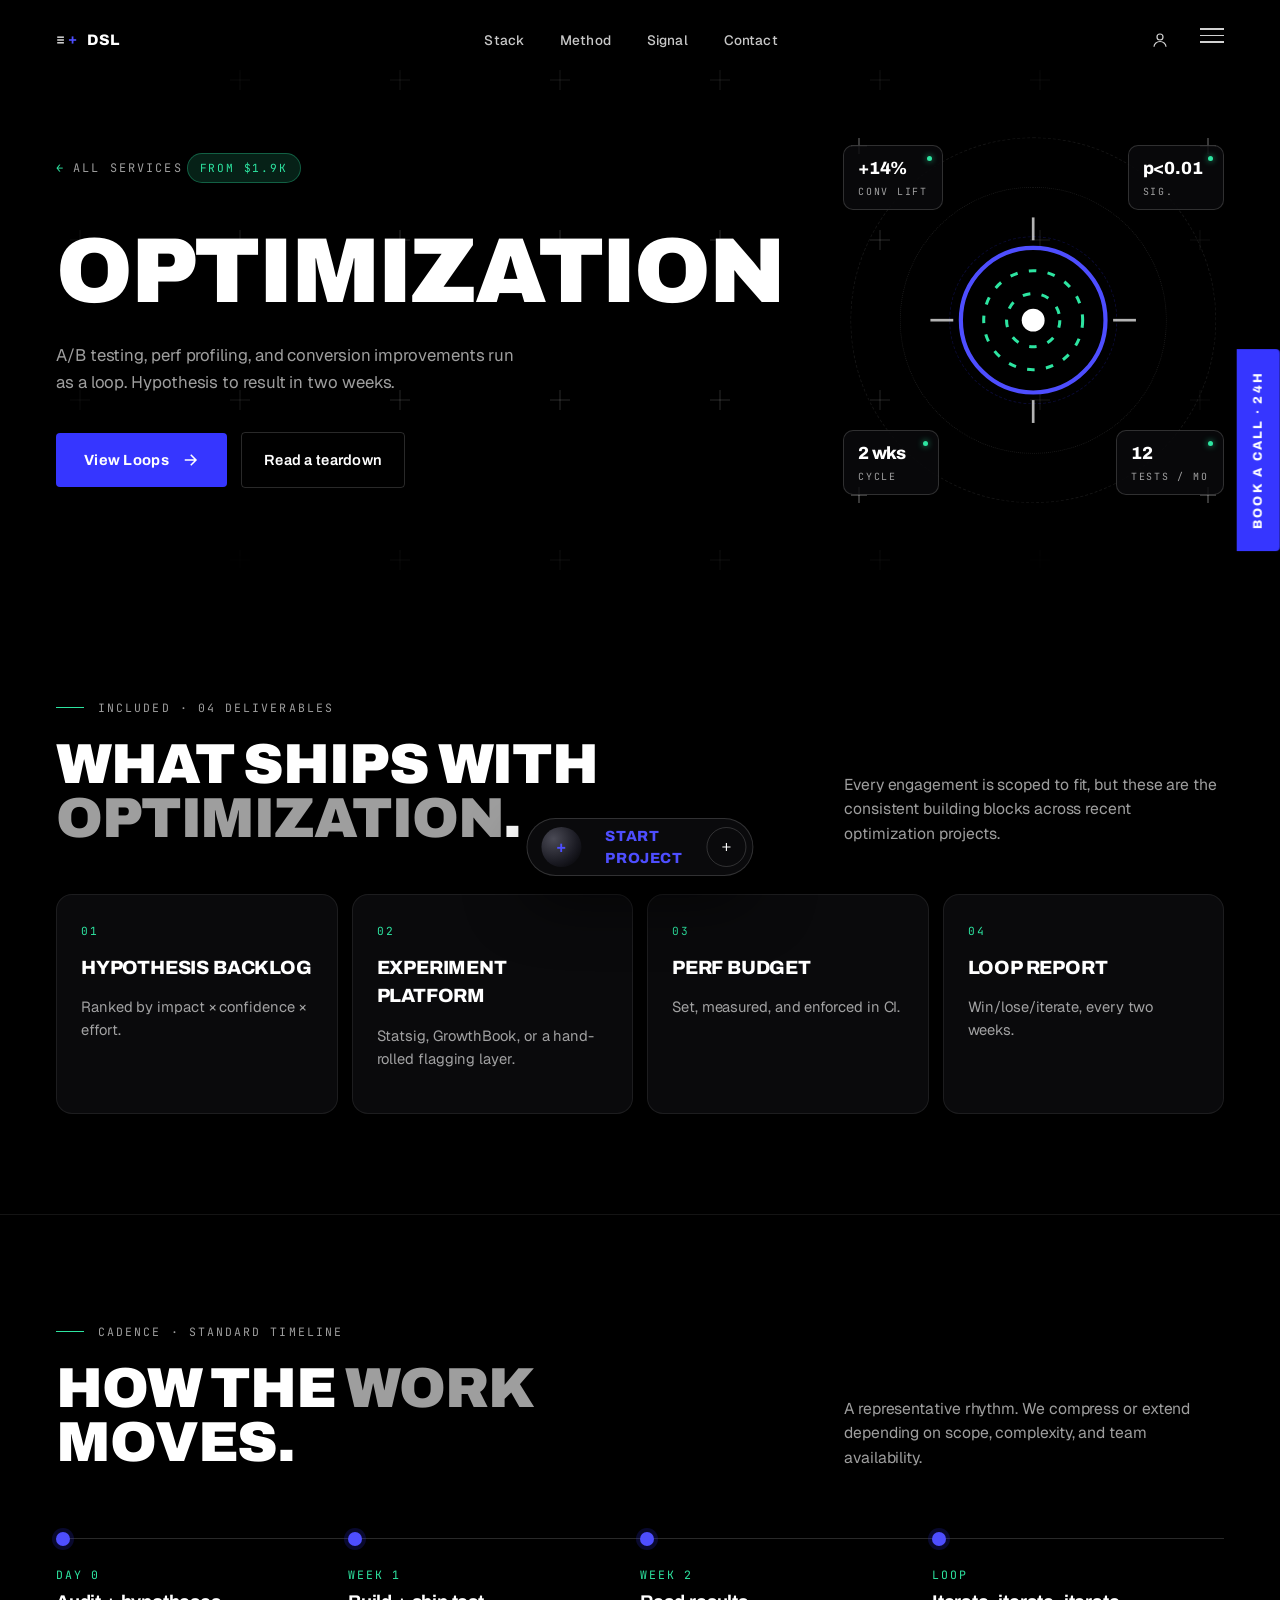
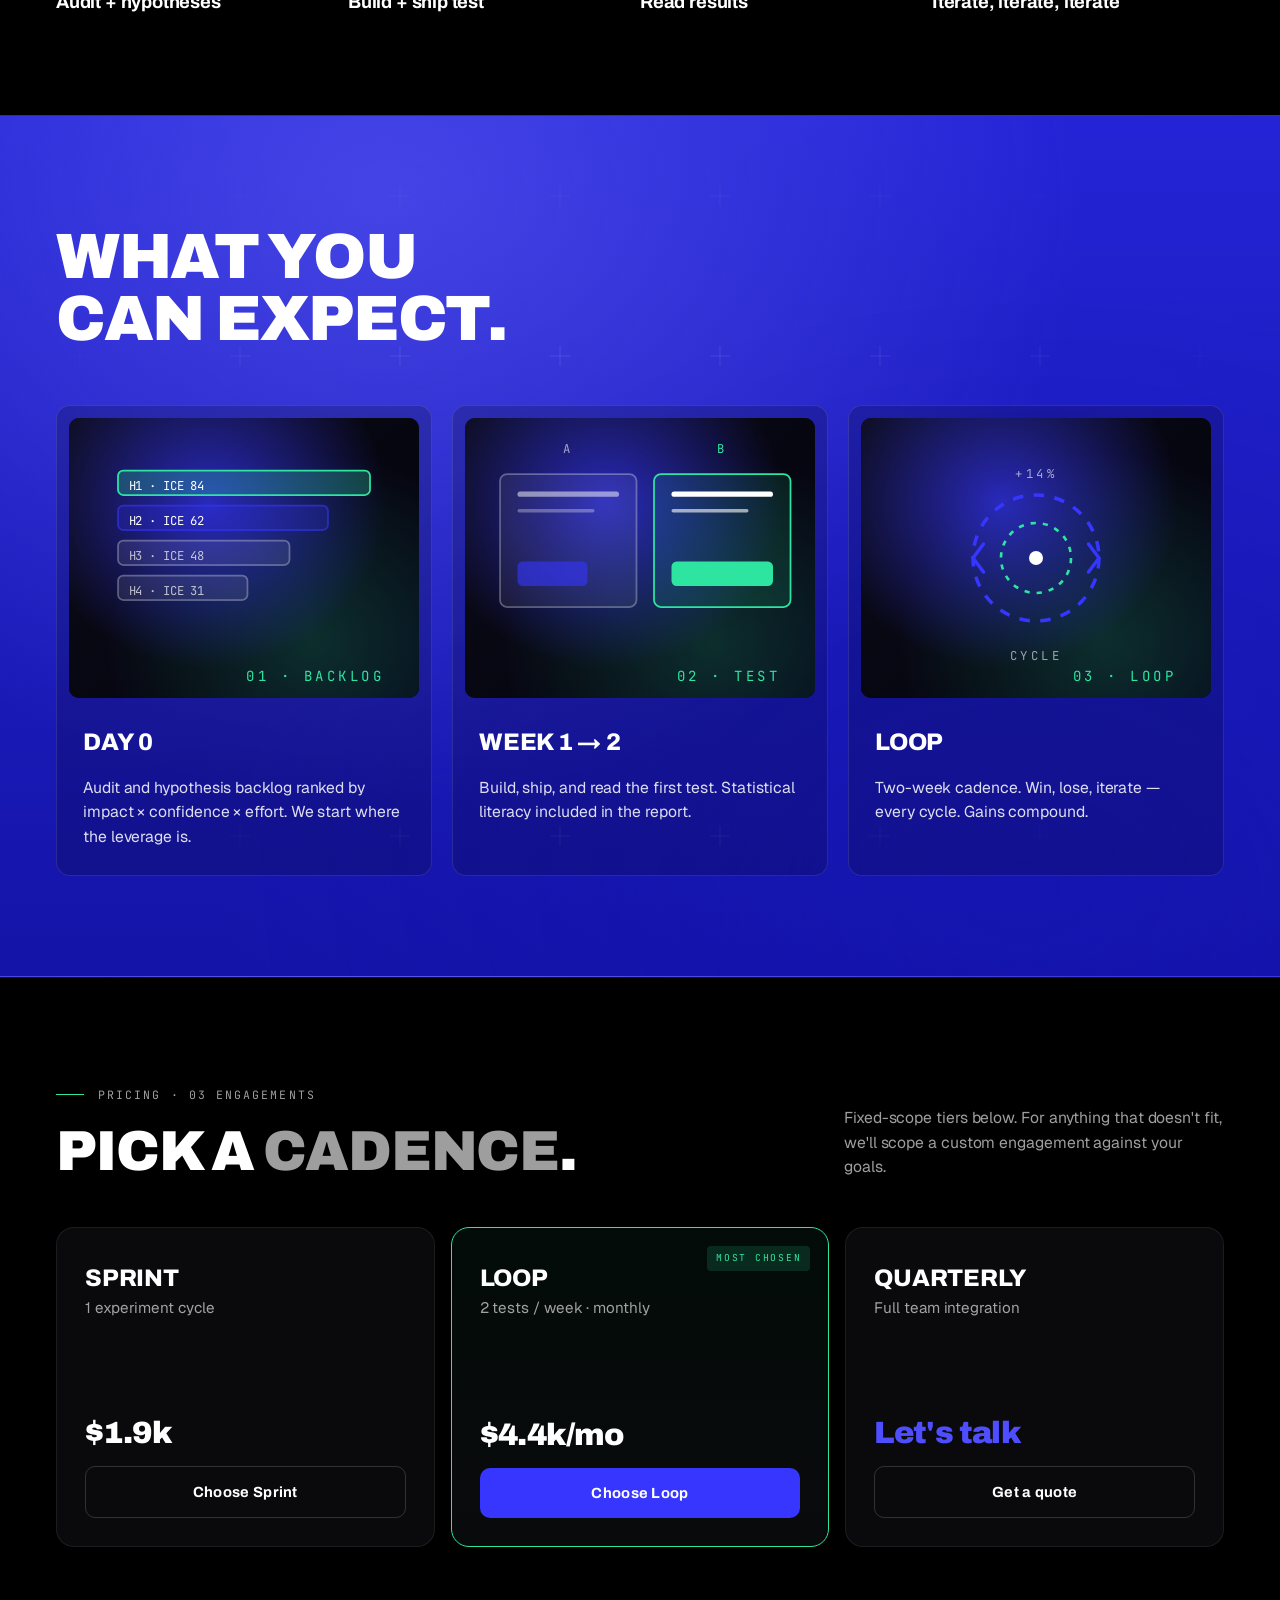
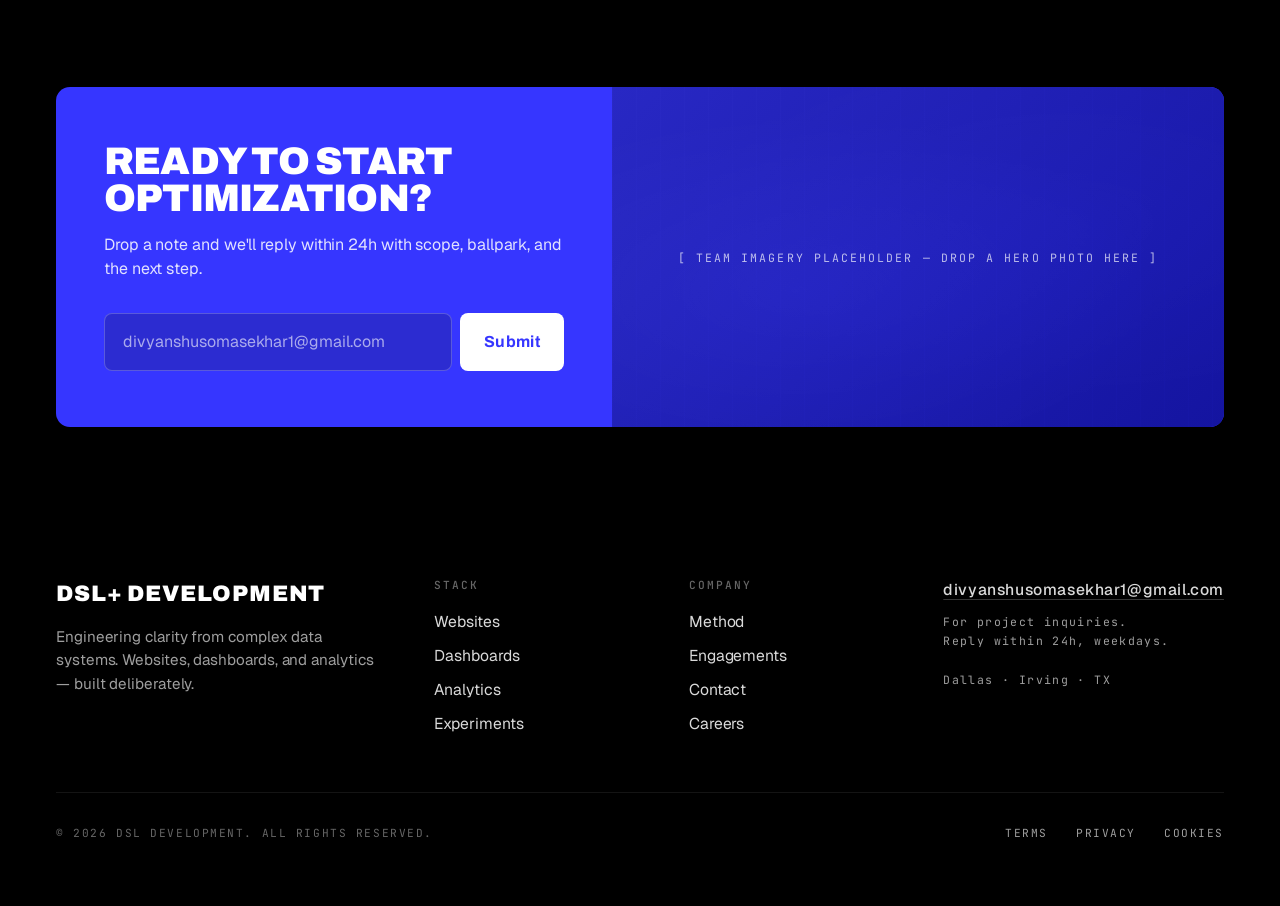
<file: services/optimization.html>
<!DOCTYPE html>
<html lang="en">
<head>
  <meta charset="UTF-8" />
  <meta name="viewport" content="width=device-width, initial-scale=1.0" />
  <title>Optimization — DSL Development</title>
  <link rel="preconnect" href="https://fonts.googleapis.com" />
  <link rel="preconnect" href="https://fonts.gstatic.com" crossorigin />
  <link href="https://fonts.googleapis.com/css2?family=Archivo:wght@400;500;600;700;800;900&family=Geist:wght@300;400;500;600;700&family=JetBrains+Mono:wght@400;500;600&display=swap" rel="stylesheet" />
  <link rel="stylesheet" href="../shared.css" />
  <style>
    .svc-hero { padding: 130px var(--pad) 80px; position: relative; overflow: hidden; }
    .svc-hero .crosshair-field { position: absolute; inset: 0; pointer-events: none; }
    .svc-hero-grid {
      max-width: var(--max); margin: 0 auto;
      display: grid; grid-template-columns: 1.1fr 1fr;
      gap: 60px; align-items: center;
      position: relative; z-index: 2;
    }
    .svc-hero-art {
      aspect-ratio: 1/1; max-width: 540px; width: 100%;
      margin-left: auto;
      position: relative;
      display: grid; place-items: center;
    }
    .orbit {
      position: absolute; left: 50%; top: 50%;
      transform: translate(-50%, -50%);
      border: 1px dashed rgba(255,255,255,0.08);
      border-radius: 50%;
      pointer-events: none;
    }
    .orbit-1 { width: 96%;  height: 96%; }
    .orbit-2 { width: 70%;  height: 70%; border-style: dotted; border-color: rgba(255,255,255,0.10); }
    .orbit-3 { width: 44%;  height: 44%; border-color: rgba(54,54,255,0.20); }
    .orbit-cross {
      position: absolute; width: 16px; height: 16px;
      color: rgba(255,255,255,0.45);
    }
    .orbit-cross::before, .orbit-cross::after {
      content: ""; position: absolute; background: currentColor;
    }
    .orbit-cross::before { left: 50%; top: 0; width: 1px; height: 100%; transform: translateX(-50%); }
    .orbit-cross::after  { top: 50%; left: 0; height: 1px; width: 100%; transform: translateY(-50%); }
    .orbit-cross.tl { top: 2%; left: 2%; }
    .orbit-cross.tr { top: 2%; right: 2%; }
    .orbit-cross.bl { bottom: 2%; left: 2%; }
    .orbit-cross.br { bottom: 2%; right: 2%; }

    /* Satellites */
    .sat {
      position: absolute;
      background: rgba(10,10,12,0.85);
      backdrop-filter: blur(8px);
      -webkit-backdrop-filter: blur(8px);
      border: 1px solid var(--line-2);
      border-radius: 10px;
      padding: 10px 14px;
      display: flex; flex-direction: column; gap: 2px;
      min-width: 96px;
      z-index: 3;
    }
    .sat .dot {
      position: absolute; top: 10px; right: 10px;
      width: 5px; height: 5px; border-radius: 50%;
      background: var(--mint);
      box-shadow: 0 0 6px rgba(45,229,161,0.8);
    }
    .sat .val {
      font-family: var(--display); font-weight: 800;
      font-size: 1.1rem; letter-spacing: -0.01em;
      color: var(--ink);
    }
    .sat .lbl {
      font-family: var(--mono); font-size: 0.62rem;
      letter-spacing: 0.18em; text-transform: uppercase;
      color: var(--muted);
    }
    .sat.nw { top: 4%;   left: 0; }
    .sat.ne { top: 4%;   right: 0; }
    .sat.sw { bottom: 4%; left: 0; }
    .sat.se { bottom: 4%; right: 0; }

    /* Browser rich */
    .art-browser-rich {
      width: 60%;
      background: linear-gradient(180deg, #161620 0%, #0c0c14 100%);
      border-radius: 12px;
      border: 1px solid rgba(255,255,255,0.10);
      box-shadow: 0 30px 60px rgba(54,54,255,0.25), 0 0 0 1px rgba(54,54,255,0.08);
      position: relative;
      z-index: 2;
      overflow: hidden;
    }
    .art-browser-bar {
      display: flex; align-items: center; gap: 12px;
      padding: 10px 12px;
      background: rgba(255,255,255,0.03);
      border-bottom: 1px solid rgba(255,255,255,0.06);
    }
    .art-browser-bar .dots { display: flex; gap: 5px; }
    .art-browser-bar .dots i {
      width: 8px; height: 8px; border-radius: 50%;
      background: rgba(255,255,255,0.18);
    }
    .art-browser-bar .url {
      flex: 1; background: rgba(255,255,255,0.05);
      border-radius: 4px;
      font-family: var(--mono); font-size: 0.62rem;
      color: var(--muted);
      padding: 4px 10px;
      text-align: center;
      letter-spacing: 0.06em;
    }
    .art-browser-body {
      padding: 16px 14px 18px;
      display: flex; flex-direction: column; gap: 8px;
    }
    .bb-row { height: 6px; border-radius: 4px; background: rgba(255,255,255,0.12); }
    .bb-row.a { width: 80%; height: 9px; background: rgba(255,255,255,0.22); }
    .bb-row.b { width: 60%; }
    .bb-row.c { width: 70%; }
    .bb-row.d { width: 50%; }
    .bb-spark { height: 30px; margin: 6px 0; }
    .bb-spark svg { width: 100%; height: 100%; }
    .bb-btn {
      width: 36%; height: 14px;
      background: var(--blue-hot);
      border-radius: 4px;
      margin-top: 6px;
    }
    .art-browser-stamp {
      padding: 0 14px 12px;
      font-family: var(--mono); font-size: 0.6rem;
      letter-spacing: 0.18em;
      color: var(--muted);
      text-transform: uppercase;
    }

    /* Vial big */
    .art-vial-big {
      width: 30%;
      aspect-ratio: 2/5;
      position: relative;
      filter: drop-shadow(0 30px 38px rgba(54,54,255,0.32));
      z-index: 2;
    }
    .art-vial-big .body {
      position: absolute; inset: 8% 0 0 0;
      background: linear-gradient(180deg, #c8caf2 0%, #8d91ff 35%, #5050ff 70%, #1b1bb0 100%);
      border-radius: 16% 16% 14% 14% / 4% 4% 3% 3%;
      box-shadow: inset -4px 0 8px rgba(0,0,0,0.35), inset 6px 0 6px rgba(255,255,255,0.22);
    }
    .art-vial-big .cap {
      position: absolute; top: 0; left: 24%; right: 24%; height: 14%;
      background: linear-gradient(180deg, #d4d6de 0%, #8a8d96 100%);
      border-radius: 4px 4px 2px 2px;
    }
    .art-vial-big .label {
      position: absolute; left: 50%; top: 52%; transform: translate(-50%, -50%);
      color: #fff;
      font-family: var(--display); font-weight: 800;
      font-size: clamp(1rem, 1.4vw, 1.4rem);
      letter-spacing: 0.04em;
    }
    .art-vial-big.green .body {
      background: linear-gradient(180deg, #c4f5dd 0%, #65e0a5 40%, #1eb37b 75%, #0a6a48 100%);
    }
    .art-vial-big.green .scribble {
      position: absolute; left: 12%; right: 12%; top: 44%;
      height: 18%; pointer-events: none;
    }
    .art-vial-big.green .scribble svg { width: 100%; height: 100%; }
    .art-vial-big.green .scribble path {
      fill: none; stroke: #000; stroke-width: 2.4; stroke-linecap: round;
    }

    /* Bars big */
    .art-bars-big {
      width: 60%;
      aspect-ratio: 5/4;
      background: linear-gradient(180deg, #0e0e16 0%, #050509 100%);
      border-radius: 12px;
      border: 1px solid rgba(54,54,255,0.45);
      box-shadow: 0 30px 60px rgba(54,54,255,0.25);
      padding: 16% 12% 12%;
      position: relative; z-index: 2;
      display: flex; flex-direction: column;
    }
    .art-bars-big .bars-grid {
      position: absolute; left: 12%; right: 12%; top: 16%; bottom: 18%;
      background:
        linear-gradient(180deg, rgba(255,255,255,0.05) 1px, transparent 1px) 0 0 / 100% 25%,
        linear-gradient(180deg, rgba(255,255,255,0.05) 1px, transparent 1px) 0 25% / 100% 25%,
        linear-gradient(180deg, rgba(255,255,255,0.05) 1px, transparent 1px) 0 50% / 100% 25%;
    }
    .art-bars-big .bars-row {
      flex: 1; display: flex; align-items: flex-end;
      gap: 8px;
      position: relative; z-index: 1;
    }
    .art-bars-big .bars-row b {
      flex: 1; display: block;
      background: linear-gradient(180deg, #4040ff, #2020c8);
      border-radius: 3px 3px 0 0;
    }
    .art-bars-big .bars-row b.m { background: linear-gradient(180deg, #4be8a8, #1cb47a); }
    .art-bars-big .bars-row b.v { background: linear-gradient(180deg, #b9b3ff, #6d65d6); }
    .art-bars-big .bars-row b.w { background: linear-gradient(180deg, #f4f4f8, #b8b8c4); }
    .art-bars-big .bars-axis {
      display: flex; justify-content: space-between;
      margin-top: 10px;
      font-family: var(--mono); font-size: 0.58rem;
      letter-spacing: 0.16em; text-transform: uppercase;
      color: var(--muted);
    }

    /* Target big */
    .art-target-big {
      width: 60%;
      aspect-ratio: 1/1;
      position: relative;
      z-index: 2;
      display: grid; place-items: center;
    }
    .art-target-big svg { width: 100%; height: 100%; overflow: visible; }
    .art-target-big .crisp { stroke: var(--blue-hot); fill: none; stroke-width: 2.2; }
    .art-target-big .dashed { stroke: var(--mint); stroke-dasharray: 4 6; fill: none; stroke-width: 1.6; }
    .art-target-big .core { fill: #fff; }
    .art-target-big .tick { stroke: rgba(255,255,255,0.7); stroke-width: 1.4; }
    .art-target-big .scan-ring {
      position: absolute; inset: 14%;
      border: 1px solid var(--mint);
      border-radius: 50%;
      opacity: 0;
      animation: scanPulse 2.4s ease-out infinite;
    }
    @keyframes scanPulse {
      0%   { transform: scale(0.4); opacity: 0.8; }
      100% { transform: scale(1.4); opacity: 0; }
    }

    /* Flow big */
    .art-flow-big {
      width: 76%;
      position: relative; z-index: 2;
      padding: 30px 18px;
      background: linear-gradient(180deg, #0e0e16 0%, #050509 100%);
      border-radius: 14px;
      border: 1px solid var(--line-2);
      box-shadow: 0 30px 60px rgba(54,54,255,0.18);
    }
    .art-flow-big .tag {
      display: block;
      font-family: var(--mono); font-size: 0.72rem;
      color: var(--muted);
      margin-bottom: 16px;
      text-align: center;
      letter-spacing: 0.04em;
    }
    .art-flow-big svg { width: 100%; height: 110px; }
    .art-flow-big .blue-line { fill: none; stroke: var(--blue-hot); stroke-width: 3; stroke-linecap: round; }
    .art-flow-big .mint-line { fill: none; stroke: var(--mint); stroke-width: 3; stroke-linecap: round; }
    .art-flow-big .node { fill: #fff; }
    .art-flow-big .ping {
      fill: var(--mint);
      animation: flowPing 2.2s ease-in-out infinite;
      transform-origin: 110px 58px;
    }
    @keyframes flowPing {
      0%, 100% { transform: scale(0.8); opacity: 0.6; }
      50%      { transform: scale(1.6); opacity: 1; }
    }
    .art-flow-big .flow-tags {
      display: flex; justify-content: space-between;
      margin-top: 18px;
      font-family: var(--mono); font-size: 0.62rem;
      letter-spacing: 0.18em; text-transform: uppercase;
      color: var(--muted);
    }
    .art-flow-big .flow-tags span:nth-child(2) { color: var(--mint); }

    /* List big */
    .art-list-big {
      width: 64%;
      background: linear-gradient(180deg, #14141a 0%, #0a0a10 100%);
      border-radius: 14px;
      border: 1px solid var(--line-2);
      padding: 18px;
      box-shadow: 0 28px 60px rgba(0,0,0,0.5);
      position: relative; z-index: 2;
      display: flex; flex-direction: column;
      gap: 10px;
    }
    .art-list-big .lh {
      font-family: var(--mono); font-size: 0.62rem;
      letter-spacing: 0.2em; text-transform: uppercase;
      color: var(--muted);
      margin-bottom: 6px;
      padding-bottom: 8px;
      border-bottom: 1px solid var(--line);
    }
    .art-list-big .row { display: flex; align-items: center; gap: 12px; }
    .art-list-big .row i {
      width: 12px; height: 12px; border-radius: 50%;
      flex-shrink: 0;
    }
    .art-list-big .row i.m { background: var(--mint); }
    .art-list-big .row i.b { background: var(--blue-hot); }
    .art-list-big .row i.g { background: rgba(255,255,255,0.22); }
    .art-list-big .row span {
      flex: 1; height: 6px;
      background: rgba(255,255,255,0.14);
      border-radius: 4px;
    }
    .art-list-big .row span.s2 { width: 70%; flex: 0 1 70%; }
    .art-list-big .row span.s3 { width: 50%; flex: 0 1 50%; }
    .art-list-big .row em {
      font-style: normal;
      font-family: var(--mono); font-size: 0.56rem;
      letter-spacing: 0.18em;
      color: var(--muted-2);
    }
    .art-list-big .row.done em { color: var(--mint); }

    .crumb {
      display: inline-flex; align-items: center; gap: 8px;
      font-family: var(--mono); font-size: 0.74rem;
      letter-spacing: 0.18em; text-transform: uppercase;
      color: var(--muted);
      margin-bottom: 32px;
      transition: color 0.15s;
    }
    .crumb:hover { color: var(--mint); }
    .crumb::before { content: "←"; color: var(--mint); }

    .deliverables { padding: 100px var(--pad); }
    .deliv-grid {
      max-width: var(--max); margin: 0 auto;
      display: grid; grid-template-columns: repeat(4, 1fr); gap: 14px;
    }
    .deliv {
      background: var(--bg-card);
      border: 1px solid var(--line);
      border-radius: 16px;
      padding: 28px 24px;
      min-height: 220px;
      display: flex; flex-direction: column; gap: 14px;
      transition: border-color 0.3s, background 0.3s;
    }
    .deliv:hover { border-color: rgba(54,54,255,0.4); background: var(--bg-card-2); }
    .deliv-num { font-family: var(--mono); font-size: 0.7rem; letter-spacing: 0.18em; color: var(--mint); }
    .deliv-name {
      font-family: var(--display); font-weight: 800;
      font-size: 1.2rem; letter-spacing: -0.01em;
      text-transform: uppercase;
    }
    .deliv-desc { color: var(--muted); font-size: 0.92rem; line-height: 1.55; }

    .timeline { padding: 100px var(--pad); border-top: 1px solid var(--line); }
    .timeline-grid {
      max-width: var(--max); margin: 40px auto 0;
      display: grid; grid-template-columns: repeat(4, 1fr);
      gap: 0; position: relative;
    }
    .timeline-grid::before {
      content: ""; position: absolute;
      left: 0; right: 0; top: 28px; height: 1px;
      background: var(--line-2);
    }
    .step { padding-top: 56px; position: relative; padding-right: 20px; }
    .step::before {
      content: ""; position: absolute;
      left: 0; top: 22px; width: 14px; height: 14px;
      background: var(--blue-hot);
      border-radius: 50%;
      box-shadow: 0 0 0 4px rgba(54,54,255,0.18);
    }
    .step .when { font-family: var(--mono); font-size: 0.72rem; letter-spacing: 0.16em; text-transform: uppercase; color: var(--mint); margin-bottom: 8px; }
    .step .what { font-family: var(--display); font-weight: 700; font-size: 1.15rem; letter-spacing: -0.01em; line-height: 1.3; }

    /* Pricing section */
    .svc-pricing { padding: 100px var(--pad); border-top: 1px solid var(--line); }
    .svc-pricing-grid {
      max-width: var(--max); margin: 0 auto;
      display: grid; grid-template-columns: repeat(3, 1fr);
      gap: 16px;
    }
    .svc-plan {
      background: var(--bg-card);
      border: 1px solid var(--line);
      border-radius: 18px;
      padding: 32px 28px 28px;
      position: relative;
      display: flex; flex-direction: column;
      gap: 18px;
      min-height: 320px;
      transition: border-color 0.3s, background 0.3s, transform 0.3s;
    }
    .svc-plan:hover { border-color: rgba(54,54,255,0.4); background: var(--bg-card-2); }
    .svc-plan.best {
      border-color: var(--mint);
      background: linear-gradient(180deg, rgba(45,229,161,0.05) 0%, var(--bg-card) 100%);
    }
    .svc-plan-tag {
      position: absolute; top: 18px; right: 18px;
      background: var(--mint-soft);
      color: var(--mint);
      font-family: var(--mono); font-size: 0.6rem;
      letter-spacing: 0.18em; text-transform: uppercase;
      padding: 5px 9px;
      border-radius: 4px;
    }
    .svc-plan-name {
      font-family: var(--display); font-weight: 800;
      font-size: 1.5rem; letter-spacing: -0.01em;
      text-transform: uppercase;
    }
    .svc-plan-desc {
      color: var(--muted); font-size: 0.95rem;
      line-height: 1.55;
    }
    .svc-plan-price {
      font-family: var(--display); font-weight: 900;
      font-size: clamp(1.8rem, 2.4vw, 2.3rem);
      letter-spacing: -0.02em;
      line-height: 1;
      margin-top: auto;
    }
    .svc-plan-price.talk { color: var(--blue-hot); }
    .svc-plan-cta {
      display: block;
      width: 100%;
      background: var(--blue);
      color: #fff;
      font-family: var(--display); font-weight: 700;
      font-size: 0.92rem; letter-spacing: 0.02em;
      padding: 14px 16px;
      border-radius: 10px;
      text-align: center;
      transition: background 0.2s;
    }
    .svc-plan-cta:hover { background: var(--blue-hot); }
    .svc-plan-cta.ghost {
      background: transparent;
      border: 1px solid var(--line-2);
    }
    .svc-plan-cta.ghost:hover { background: rgba(255,255,255,0.04); border-color: var(--mint); }
    .svc-plan-feats {
      list-style: none;
      display: flex; flex-direction: column;
      gap: 8px;
      font-size: 0.92rem;
      color: var(--ink);
    }
    .svc-plan-feats li {
      display: flex; gap: 10px; align-items: flex-start;
      line-height: 1.45;
    }
    .svc-plan-feats li::before {
      content: "+"; color: var(--mint); flex-shrink: 0;
      font-family: var(--display); font-weight: 800;
      font-size: 0.9rem;
    }

    @media (max-width: 1100px) {
      .svc-hero-grid { grid-template-columns: 1fr; gap: 50px; }
      .svc-hero-art { margin: 0 auto; max-width: 460px; }
      .deliv-grid { grid-template-columns: repeat(2, 1fr); }
      .timeline-grid { grid-template-columns: 1fr 1fr; gap: 28px 0; }
      .timeline-grid::before { display: none; }
      .step { padding-top: 0; padding-left: 26px; }
      .step::before { top: 4px; left: 0; }
      .svc-pricing-grid { grid-template-columns: 1fr; }
      .sat { padding: 8px 11px; min-width: 80px; }
      .sat .val { font-size: 0.95rem; }
    }
    @media (max-width: 560px) {
      .deliv-grid, .timeline-grid { grid-template-columns: 1fr; }
    }


    /* ============== HERO ART ANIMATIONS ============== */
    @keyframes orbit-spin { to { transform: translate(-50%, -50%) rotate(360deg); } }
    @keyframes sat-bob {
      0%, 100% { transform: translateY(0); }
      50%      { transform: translateY(-6px); }
    }
    @keyframes sat-dot {
      0%, 100% { box-shadow: 0 0 4px rgba(45,229,161,0.5); transform: scale(1); }
      50%      { box-shadow: 0 0 12px rgba(45,229,161,1); transform: scale(1.2); }
    }
    @keyframes draw-line {
      0%   { stroke-dashoffset: 400; }
      55%  { stroke-dashoffset: 0; }
      100% { stroke-dashoffset: 0; }
    }
    @keyframes vial-breath {
      0%, 100% { transform: translateY(0); filter: drop-shadow(0 30px 38px rgba(54,54,255,0.32)); }
      50%      { transform: translateY(-6px); filter: drop-shadow(0 40px 50px rgba(54,54,255,0.46)); }
    }
    @keyframes bar-grow {
      from { transform: scaleY(0); }
      to   { transform: scaleY(1); }
    }
    @keyframes target-spin { to { transform: rotate(360deg); } }
    @keyframes flow-pulse {
      0%, 100% { stroke-dashoffset: 0; opacity: 0.9; }
      50%      { stroke-dashoffset: 80; opacity: 1; }
    }
    @keyframes flow-travel {
      0%   { offset-distance: 0%; opacity: 1; }
      100% { offset-distance: 100%; opacity: 1; }
    }
    @keyframes list-fade {
      from { opacity: 0; transform: translateX(-12px); }
      to   { opacity: 1; transform: none; }
    }
    @keyframes pulse-wip {
      0%, 100% { opacity: 1; }
      50%      { opacity: 0.4; }
    }
    @keyframes art-enter {
      from { opacity: 0; transform: translateY(20px) scale(0.96); }
      to   { opacity: 1; transform: none; }
    }

    /* container entrance */
    .svc-hero-art { animation: art-enter 0.9s cubic-bezier(.2,.8,.2,1) both; }

    /* orbits rotate at varying speeds */
    .orbit-1 { animation: orbit-spin 110s linear infinite; }
    .orbit-2 { animation: orbit-spin 70s  linear infinite reverse; }
    .orbit-3 { animation: orbit-spin 40s  linear infinite; }

    /* satellites float + pulse */
    .sat { animation: sat-bob 5s ease-in-out infinite; }
    .sat.nw { animation-delay: 0s;   }
    .sat.ne { animation-delay: 0.6s; }
    .sat.se { animation-delay: 1.2s; }
    .sat.sw { animation-delay: 1.8s; }
    .sat .dot { animation: sat-dot 2.4s ease-in-out infinite; }
    .sat.ne .dot { animation-delay: 0.3s; }
    .sat.se .dot { animation-delay: 0.6s; }
    .sat.sw .dot { animation-delay: 0.9s; }

    /* Browser sparkline draws */
    .bb-spark svg path {
      stroke-dasharray: 400;
      animation: draw-line 4s ease-in-out infinite;
    }
    .art-browser-rich { animation: art-enter 1s cubic-bezier(.2,.8,.2,1) 0.1s both; }

    /* Vial breath */
    .art-vial-big { animation: vial-breath 5s ease-in-out infinite; }

    /* Vial green scribble */
    .art-vial-big.green .scribble path {
      stroke-dasharray: 200;
      animation: draw-line 5s ease-in-out infinite;
    }

    /* Bars stagger grow */
    .art-bars-big .bars-row b {
      transform-origin: bottom;
      animation: bar-grow 1.1s cubic-bezier(.2,.8,.2,1) both;
    }
    .art-bars-big .bars-row b:nth-child(1) { animation-delay: 0.10s; }
    .art-bars-big .bars-row b:nth-child(2) { animation-delay: 0.18s; }
    .art-bars-big .bars-row b:nth-child(3) { animation-delay: 0.26s; }
    .art-bars-big .bars-row b:nth-child(4) { animation-delay: 0.34s; }
    .art-bars-big .bars-row b:nth-child(5) { animation-delay: 0.42s; }
    .art-bars-big .bars-row b:nth-child(6) { animation-delay: 0.50s; }

    /* Target spin */
    .art-target-big svg {
      animation: target-spin 60s linear infinite;
      transform-origin: 50% 50%;
    }
    .art-target-big svg .core { animation: sat-dot 2s ease-in-out infinite; transform-origin: center; }

    /* Flow line shimmer + traveling ping along the path */
    .art-flow-big .blue-line {
      stroke-dasharray: 4 6;
      animation: flow-pulse 3s linear infinite;
    }
    .art-flow-big .mint-line {
      stroke-dasharray: 4 6;
      animation: flow-pulse 3s linear infinite reverse;
    }
    .art-flow-big .ping {
      offset-path: path("M10,50 Q60,4 110,50 T210,50");
      animation: flow-travel 3.4s linear infinite;
    }

    /* List rows fade-in stagger + WIP row pulse */
    .art-list-big .row { animation: list-fade 0.7s cubic-bezier(.2,.8,.2,1) both; }
    .art-list-big .row:nth-of-type(1) { animation-delay: 0.20s; }
    .art-list-big .row:nth-of-type(2) { animation-delay: 0.32s; }
    .art-list-big .row:nth-of-type(3) { animation-delay: 0.44s; }
    .art-list-big .row:nth-of-type(4) { animation-delay: 0.56s; }
    .art-list-big .row:nth-of-type(5) { animation-delay: 0.68s; }
    .art-list-big .row:not(.done) i.b { animation: pulse-wip 1.6s ease-in-out infinite; }

    /* prefers-reduced-motion */
    @media (prefers-reduced-motion: reduce) {
      .orbit-1, .orbit-2, .orbit-3,
      .sat, .sat .dot,
      .bb-spark svg path,
      .art-vial-big, .art-vial-big.green .scribble path,
      .art-bars-big .bars-row b,
      .art-target-big svg, .art-target-big svg .core,
      .art-flow-big .blue-line, .art-flow-big .mint-line, .art-flow-big .ping,
      .art-list-big .row, .art-list-big .row:not(.done) i.b,
      .svc-hero-art, .art-browser-rich {
        animation: none !important;
      }
    }



    /* ============== WHAT YOU CAN EXPECT BAND ============== */
    .expect {
      padding: 110px var(--pad) 100px;
      background:
        radial-gradient(ellipse at 30% 10%, rgba(110,110,255,0.45), transparent 55%),
        radial-gradient(ellipse at 80% 90%, rgba(20,20,180,0.55), transparent 55%),
        linear-gradient(180deg, #2424d6 0%, #1414a8 100%);
      border-top: 1px solid rgba(255,255,255,0.10);
      border-bottom: 1px solid rgba(255,255,255,0.10);
      position: relative;
      overflow: hidden;
    }
    .expect::before {
      content: ""; position: absolute; inset: 0;
      background-image:
        url("data:image/svg+xml;utf8,<svg xmlns='http://www.w3.org/2000/svg' width='160' height='160' viewBox='0 0 160 160'><g fill='none' stroke='rgba(255,255,255,0.10)' stroke-width='1'><path d='M80 70 v20 M70 80 h20'/></g></svg>");
      background-size: 160px 160px;
      mask-image: radial-gradient(ellipse at center, rgba(0,0,0,1) 35%, rgba(0,0,0,0) 80%);
      -webkit-mask-image: radial-gradient(ellipse at center, rgba(0,0,0,1) 35%, rgba(0,0,0,0) 80%);
      pointer-events: none;
    }
    .expect-inner {
      max-width: var(--max);
      margin: 0 auto;
      position: relative; z-index: 1;
    }
    .expect-title {
      font-family: var(--display);
      font-weight: 900;
      font-size: clamp(2.6rem, 5vw, 4.4rem);
      line-height: 0.96;
      letter-spacing: -0.02em;
      text-transform: uppercase;
      color: #fff;
      margin-bottom: 56px;
      max-width: 760px;
    }
    .expect-grid {
      display: grid;
      grid-template-columns: repeat(3, 1fr);
      gap: 20px;
    }
    .expect-card {
      background: rgba(0,0,0,0.18);
      border: 1px solid rgba(255,255,255,0.10);
      border-radius: 14px;
      overflow: hidden;
      padding: 12px;
      display: flex; flex-direction: column;
      transition: background 0.25s, border-color 0.25s, transform 0.25s;
    }
    .expect-card:hover {
      background: rgba(0,0,0,0.28);
      border-color: rgba(255,255,255,0.22);
      transform: translateY(-3px);
    }
    .expect-thumb {
      width: 100%;
      aspect-ratio: 5/4;
      border-radius: 10px;
      position: relative;
      overflow: hidden;
      background: #0a0a18;
      margin-bottom: 22px;
    }
    .expect-thumb::before {
      content: "";
      position: absolute; inset: 0;
      background:
        radial-gradient(ellipse at 40% 30%, rgba(54,54,255,0.7), transparent 60%),
        radial-gradient(ellipse at 70% 80%, rgba(45,229,161,0.18), transparent 60%),
        linear-gradient(135deg, #0c0c18 0%, #060611 60%, #050518 100%);
    }
    .expect-thumb::after {
      content: "DROP IMAGE";
      position: absolute;
      left: 12px; bottom: 10px;
      font-family: var(--mono);
      font-size: 0.58rem;
      letter-spacing: 0.22em;
      color: rgba(255,255,255,0.45);
      text-transform: uppercase;
    }
    .expect-thumb .thumb-grid {
      position: absolute; inset: 0;
      background:
        repeating-linear-gradient(90deg, rgba(255,255,255,0.04) 0 1px, transparent 1px 22px),
        repeating-linear-gradient(0deg,  rgba(255,255,255,0.04) 0 1px, transparent 1px 22px);
    }
    .expect-thumb .thumb-cross {
      position: absolute;
      width: 14px; height: 14px;
      color: rgba(255,255,255,0.5);
    }
    .expect-thumb .thumb-cross::before,
    .expect-thumb .thumb-cross::after {
      content: ""; position: absolute; background: currentColor;
    }
    .expect-thumb .thumb-cross::before { left: 50%; top: 0; width: 1px; height: 100%; transform: translateX(-50%); }
    .expect-thumb .thumb-cross::after  { top: 50%; left: 0; height: 1px; width: 100%; transform: translateY(-50%); }
    .expect-thumb .thumb-cross.tl { top: 8px; left: 8px; }
    .expect-thumb .thumb-cross.tr { top: 8px; right: 8px; }
    .expect-thumb .thumb-cross.bl { bottom: 8px; left: 8px; }
    .expect-thumb .thumb-cross.br { bottom: 8px; right: 8px; }

    .expect-phase {
      padding: 4px 14px 16px;
      font-family: var(--display);
      font-weight: 800;
      font-size: 1.5rem;
      letter-spacing: -0.01em;
      text-transform: uppercase;
      color: #fff;
    }
    .expect-body {
      padding: 0 14px 14px;
      color: rgba(255,255,255,0.86);
      font-size: 0.98rem;
      line-height: 1.55;
    }

    @media (max-width: 900px) {
      .expect-grid { grid-template-columns: 1fr; }
      .expect-title { font-size: clamp(2rem, 7vw, 3rem); margin-bottom: 36px; }
    }



    /* Real thumb illustrations */
    .expect-thumb .thumb-art {
      position: absolute; inset: 0;
      width: 100%; height: 100%;
      z-index: 1;
    }
    .expect-thumb .thumb-art svg {
      width: 100%; height: 100%;
      display: block;
    }
    .expect-thumb::after { display: none; }   /* hide "DROP IMAGE" label */

  </style>
</head>
<body>

  <header class="nav" id="nav">
    <a href="../index.html" class="brand">
      <span class="brand-mark"></span>
      <span>DSL</span>
    </a>
    <nav class="nav-links">
      <a href="../index.html#stack">Stack</a>
      <a href="../index.html#method">Method</a>
      <a href="../index.html#signal">Signal</a>
      <a href="../index.html#contact">Contact</a>
    </nav>
    <div class="nav-tools">
      <button class="icon-btn" aria-label="Account">
        <svg viewBox="0 0 24 24" fill="none" stroke="currentColor" stroke-width="1.6"><circle cx="12" cy="8" r="4"/><path d="M4 21c0-4 4-7 8-7s8 3 8 7"/></svg>
      </button>
      <button class="icon-btn menu-btn" aria-label="Menu" id="menu-toggle">
        <span></span><span></span><span></span>
      </button>
    </div>
  </header>

  <a href="../index.html#contact" class="side-tab">Book A Call · 24H</a>

  <a href="../index.html#contact" class="float-cta" aria-label="Start a project">
    <span class="float-cta-thumb"></span>
    <span class="float-cta-label">Start<br/>Project</span>
    <span class="float-cta-plus">
      <svg viewBox="0 0 24 24" fill="none" stroke="currentColor" stroke-width="2"><path d="M12 5v14M5 12h14"/></svg>
    </span>
  </a>

  <main>

    <section class="svc-hero">
      <div class="crosshair-field"></div>
      <div class="svc-hero-grid">
        <div>
          <a class="crumb" href="../index.html#stack">All Services</a>
          <span class="svc-chip" style="display:inline-block; margin-bottom: 28px;">From $1.9k</span>
          <h1 class="hero-title" style="margin-top: 18px;">Optimization</h1>
          <p class="hero-lead">A/B testing, perf profiling, and conversion improvements run as a loop. Hypothesis to result in two weeks.</p>
          <div class="hero-ctas">
            <a class="btn-primary" href="../index.html#contact">
              View Loops
              <svg viewBox="0 0 24 24" fill="none" stroke="currentColor" stroke-width="2"><path d="M5 12h14M13 5l7 7-7 7"/></svg>
            </a>
            <a class="btn-ghost" href="../index.html#method">Read a teardown</a>
          </div>
        </div>
        <div class="svc-hero-art">
          
      
    <div class="orbit orbit-1"></div>
    <div class="orbit orbit-2"></div>
    <div class="orbit orbit-3"></div>
    <div class="orbit-cross tl"></div>
    <div class="orbit-cross tr"></div>
    <div class="orbit-cross bl"></div>
    <div class="orbit-cross br"></div>
  
      <div class="art-target-big">
        <svg viewBox="-60 -60 120 120">
          <circle class="crisp" r="38"/>
          <circle class="dashed" r="26"/>
          <circle class="dashed" r="14"/>
          <circle class="core" r="6"/>
          <line class="tick" x1="0" y1="-54" x2="0" y2="-42"/>
          <line class="tick" x1="0" y1="42" x2="0" y2="54"/>
          <line class="tick" x1="-54" y1="0" x2="-42" y2="0"/>
          <line class="tick" x1="42" y1="0" x2="54" y2="0"/>
        </svg>
        <div class="scan-ring"></div>
      </div>
      <div class="sat nw"><span class="dot"></span><span class="val">+14%</span><span class="lbl">Conv lift</span></div>
      <div class="sat ne"><span class="dot"></span><span class="val">p<0.01</span><span class="lbl">Sig.</span></div>
      <div class="sat se"><span class="dot"></span><span class="val">12</span><span class="lbl">Tests / mo</span></div>
      <div class="sat sw"><span class="dot"></span><span class="val">2 wks</span><span class="lbl">Cycle</span></div>
    
        </div>
      </div>
    </section>

    <section class="deliverables">
      <div class="section-head">
        <div class="left">
          <div class="eyebrow">Included · 04 Deliverables</div>
          <h2 class="section-title">What ships with <span class="mute">optimization</span>.</h2>
        </div>
        <p class="section-sub">
          Every engagement is scoped to fit, but these are the consistent building blocks across recent optimization projects.
        </p>
      </div>
      <div class="deliv-grid">
        <div class="deliv">
          <div class="deliv-num">01</div>
          <div class="deliv-name">Hypothesis backlog</div>
          <div class="deliv-desc">Ranked by impact × confidence × effort.</div>
        </div>
        <div class="deliv">
          <div class="deliv-num">02</div>
          <div class="deliv-name">Experiment platform</div>
          <div class="deliv-desc">Statsig, GrowthBook, or a hand-rolled flagging layer.</div>
        </div>
        <div class="deliv">
          <div class="deliv-num">03</div>
          <div class="deliv-name">Perf budget</div>
          <div class="deliv-desc">Set, measured, and enforced in CI.</div>
        </div>
        <div class="deliv">
          <div class="deliv-num">04</div>
          <div class="deliv-name">Loop report</div>
          <div class="deliv-desc">Win/lose/iterate, every two weeks.</div>
        </div>
      </div>
    </section>

    <section class="timeline">
      <div class="section-head" style="margin-bottom: 0;">
        <div class="left">
          <div class="eyebrow">Cadence · Standard timeline</div>
          <h2 class="section-title">How the <span class="mute">work</span> moves.</h2>
        </div>
        <p class="section-sub">
          A representative rhythm. We compress or extend depending on scope, complexity, and team availability.
        </p>
      </div>
      <div class="timeline-grid">
        <div class="step">
          <div class="when">Day 0</div>
          <div class="what">Audit + hypotheses</div>
        </div>
        <div class="step">
          <div class="when">Week 1</div>
          <div class="what">Build + ship test</div>
        </div>
        <div class="step">
          <div class="when">Week 2</div>
          <div class="what">Read results</div>
        </div>
        <div class="step">
          <div class="when">Loop</div>
          <div class="what">Iterate, iterate, iterate</div>
        </div>
      </div>
    </section>



    <section class="expect">
      <div class="expect-inner">
        <h2 class="expect-title">What you<br/>can expect.</h2>
        <div class="expect-grid">
          <div class="expect-card">
            <div class="expect-thumb"><div class="thumb-art"><svg viewBox="0 0 200 160">
      <g transform="translate(28 30)">
        <rect x="0" y="0"  width="144" height="14" rx="3" fill="rgba(45,229,161,0.25)" stroke="#2DE5A1"/>
        <text x="6" y="11" font-family="JetBrains Mono" font-size="7" fill="#fff">H1 · ICE 84</text>
        <rect x="0" y="20" width="120" height="14" rx="3" fill="rgba(54,54,255,0.20)" stroke="rgba(54,54,255,0.6)"/>
        <text x="6" y="31" font-family="JetBrains Mono" font-size="7" fill="#fff">H2 · ICE 62</text>
        <rect x="0" y="40" width="98" height="14" rx="3" fill="rgba(255,255,255,0.08)" stroke="rgba(255,255,255,0.3)"/>
        <text x="6" y="51" font-family="JetBrains Mono" font-size="7" fill="rgba(255,255,255,0.7)">H3 · ICE 48</text>
        <rect x="0" y="60" width="74" height="14" rx="3" fill="rgba(255,255,255,0.08)" stroke="rgba(255,255,255,0.3)"/>
        <text x="6" y="71" font-family="JetBrains Mono" font-size="7" fill="rgba(255,255,255,0.7)">H4 · ICE 31</text>
      </g>
      <text x="180" y="150" text-anchor="end" font-family="JetBrains Mono" font-size="8" fill="#2DE5A1" letter-spacing="2">01 · BACKLOG</text>
    </svg></div></div>
            <div class="expect-phase">Day 0</div>
            <p class="expect-body">Audit and hypothesis backlog ranked by impact × confidence × effort. We start where the leverage is.</p>
          </div>
          <div class="expect-card">
            <div class="expect-thumb"><div class="thumb-art"><svg viewBox="0 0 200 160">
      <g transform="translate(20 32)">
        <rect width="78" height="76" rx="4" fill="rgba(255,255,255,0.06)" stroke="rgba(255,255,255,0.3)"/>
        <rect x="10" y="10" width="58" height="3" rx="1.5" fill="rgba(255,255,255,0.5)"/>
        <rect x="10" y="20" width="44" height="2" rx="1"   fill="rgba(255,255,255,0.3)"/>
        <rect x="10" y="50" width="40" height="14" rx="3"  fill="rgba(54,54,255,0.6)"/>
        <text x="39" y="-12" text-anchor="middle" font-family="JetBrains Mono" font-size="7" fill="rgba(255,255,255,0.6)" letter-spacing="2">A</text>
      </g>
      <g transform="translate(108 32)">
        <rect width="78" height="76" rx="4" fill="rgba(45,229,161,0.10)" stroke="#2DE5A1"/>
        <rect x="10" y="10" width="58" height="3" rx="1.5" fill="#fff"/>
        <rect x="10" y="20" width="44" height="2" rx="1"   fill="rgba(255,255,255,0.6)"/>
        <rect x="10" y="50" width="58" height="14" rx="3"  fill="#2DE5A1"/>
        <text x="39" y="-12" text-anchor="middle" font-family="JetBrains Mono" font-size="7" fill="#2DE5A1" letter-spacing="2">B</text>
      </g>
      <text x="180" y="150" text-anchor="end" font-family="JetBrains Mono" font-size="8" fill="#2DE5A1" letter-spacing="2">02 · TEST</text>
    </svg></div></div>
            <div class="expect-phase">Week 1 → 2</div>
            <p class="expect-body">Build, ship, and read the first test. Statistical literacy included in the report.</p>
          </div>
          <div class="expect-card">
            <div class="expect-thumb"><div class="thumb-art"><svg viewBox="0 0 200 160">
      <g transform="translate(100 80)" fill="none">
        <circle r="36" stroke="#3636FF" stroke-width="2" stroke-dasharray="6 6"/>
        <circle r="20" stroke="#2DE5A1" stroke-width="1.5" stroke-dasharray="3 4"/>
        <path d="M30 -8 L36 0 L30 8" stroke="#3636FF" stroke-width="2" stroke-linecap="round" stroke-linejoin="round"/>
        <path d="M-30 8 L-36 0 L-30 -8" stroke="#3636FF" stroke-width="2" stroke-linecap="round" stroke-linejoin="round"/>
        <circle cx="0" cy="0" r="4" fill="#fff"/>
      </g>
      <g font-family="JetBrains Mono" font-size="7" fill="rgba(255,255,255,0.6)" letter-spacing="2">
        <text x="100" y="34" text-anchor="middle">+14%</text>
        <text x="100" y="138" text-anchor="middle">CYCLE</text>
      </g>
      <text x="180" y="150" text-anchor="end" font-family="JetBrains Mono" font-size="8" fill="#2DE5A1" letter-spacing="2">03 · LOOP</text>
    </svg></div></div>
            <div class="expect-phase">Loop</div>
            <p class="expect-body">Two-week cadence. Win, lose, iterate — every cycle. Gains compound.</p>
          </div>
        </div>
      </div>
    </section>

    <section class="svc-pricing">
      <div class="section-head">
        <div class="left">
          <div class="eyebrow">Pricing · 03 Engagements</div>
          <h2 class="section-title">Pick a <span class="mute">cadence</span>.</h2>
        </div>
        <p class="section-sub">
          Fixed-scope tiers below. For anything that doesn't fit, we'll scope a custom engagement against your goals.
        </p>
      </div>
      <div class="svc-pricing-grid">
        <div class="svc-plan">
          
          <div>
            <div class="svc-plan-name">Sprint</div>
            <p class="svc-plan-desc">1 experiment cycle</p>
          </div>
          <div class="svc-plan-price">$1.9k</div>
          <a class="svc-plan-cta ghost" href="../index.html#contact">
            Choose Sprint
          </a>
        </div>
        <div class="svc-plan best">
          <span class="svc-plan-tag">Most chosen</span>
          <div>
            <div class="svc-plan-name">Loop</div>
            <p class="svc-plan-desc">2 tests / week · monthly</p>
          </div>
          <div class="svc-plan-price">$4.4k/mo</div>
          <a class="svc-plan-cta" href="../index.html#contact">
            Choose Loop
          </a>
        </div>
        <div class="svc-plan">
          
          <div>
            <div class="svc-plan-name">Quarterly</div>
            <p class="svc-plan-desc">Full team integration</p>
          </div>
          <div class="svc-plan-price talk">Let's talk</div>
          <a class="svc-plan-cta ghost" href="../index.html#contact">
            Get a quote
          </a>
        </div>
      </div>
    </section>

    <section class="band-cta" style="padding-top: 40px;">
      <div class="band-cta-inner">
        <div class="band-cta-left">
          <h2 class="band-cta-title">Ready to start<br/>optimization?</h2>
          <p class="band-cta-sub">Drop a note and we'll reply within 24h with scope, ballpark, and the next step.</p>
          <form class="band-cta-form" onsubmit="event.preventDefault(); this.querySelector('button').textContent='Sent ✓';">
            <input type="email" placeholder="divyanshusomasekhar1@gmail.com" required />
            <button type="submit">Submit</button>
          </form>
        </div>
        <div class="band-cta-right"></div>
      </div>
    </section>

    <footer class="footer">
      <div class="footer-grid">
        <div class="footer-col">
          <div class="footer-brand">DSL+ Development</div>
          <p class="footer-tag">Engineering clarity from complex data systems. Websites, dashboards, and analytics — built deliberately.</p>
        </div>
        <div class="footer-col">
          <h4>Stack</h4>
          <ul>
            <li><a href="website-development.html">Websites</a></li>
            <li><a href="visualization.html">Dashboards</a></li>
            <li><a href="analytics.html">Analytics</a></li>
            <li><a href="optimization.html">Experiments</a></li>
          </ul>
        </div>
        <div class="footer-col">
          <h4>Company</h4>
          <ul>
            <li><a href="../index.html#method">Method</a></li>
            <li><a href="../index.html#signal">Engagements</a></li>
            <li><a href="../index.html#contact">Contact</a></li>
            <li><a href="../index.html#contact">Careers</a></li>
          </ul>
        </div>
        <div class="footer-col footer-contact">
          <strong><a id="emailLink" href="mailto:divyanshusomasekhar1@gmail.com">divyanshusomasekhar1@gmail.com</a></strong>
          For project inquiries.<br/>
          Reply within 24h, weekdays.<br/><br/>
          Dallas · Irving · TX
        </div>
      </div>
      <div class="footer-meta">
        <div>© 2026 DSL Development. All rights reserved.</div>
        <div class="links">
          <a href="#">Terms</a>
          <a href="#">Privacy</a>
          <a href="#">Cookies</a>
        </div>
      </div>
    </footer>

  </main>

  <div class="mega" id="mega" aria-hidden="true">
    <div class="mega-top">
      <a href="../index.html" class="brand"><span class="brand-mark"></span><span>DSL</span></a>
      <div class="mega-top-right">
        <a class="mega-cta" href="../index.html#contact">Get Started</a>
        <button class="mega-search" aria-label="Search"><svg viewBox="0 0 24 24" fill="none" stroke="currentColor" stroke-width="1.6"><circle cx="11" cy="11" r="7"/><path d="M21 21l-4.3-4.3"/></svg></button>
        <button class="mega-close" aria-label="Close menu" id="mega-close"><svg viewBox="0 0 24 24" fill="none" stroke="currentColor" stroke-width="2"><path d="M6 6l12 12M18 6L6 18"/></svg></button>
      </div>
    </div>
    <div class="mega-grid">
      <div>
        <div class="mega-col-head"><span>Navigation</span></div>
        <ul class="mega-nav">
          <li><a class="top-link" href="../index.html#stack">Build Stack</a></li>
          <li><a class="sub-link" href="website-development.html">Website Development</a></li>
          <li><a class="sub-link" href="web-platforms.html">Web Platforms</a></li>
          <li><a class="sub-link" href="analytics.html">Analytics</a></li>
          <li><a class="sub-link" href="visualization.html">Visualization</a></li>
          <li><a class="sub-link" href="optimization.html">Optimization</a></li>
          <li><a class="sub-link" href="automation.html">Automation</a></li>
          <li><a class="sub-link" href="lifecycle-support.html">Lifecycle Support</a></li>
          <li style="margin-top: 24px;"><a class="top-link" href="../index.html#method">Method</a></li>
          <li><a class="top-link" href="../index.html#signal">Engagements</a></li>
        </ul>
      </div>
      <div>
        <div class="mega-col-head"><span>Field Notes</span></div>
        <p class="mega-off-body">Quarterly notes on what we shipped, what we measured, and what changed.</p>
        <a class="mega-off-link" href="../index.html#signal">Open the newsroom</a>
      </div>
      <div>
        <div class="mega-col-head"><span>Offerings</span></div>
        <p class="mega-off-body">Our stack is used by founders, ops teams, and product leaders to ship instruments — websites, dashboards, and analytics pipelines that make the system legible.</p>
        <a class="mega-off-link" href="../index.html#signal">Learn more about engagements</a>
      </div>
    </div>
    <div class="mega-foot">
      <span class="ind">Live · Accepting Q3 engagements</span>
      <span>DSL+ Development · Dallas · Irving · TX</span>
    </div>
  </div>

  <script>
    const nav = document.getElementById("nav");
    window.addEventListener("scroll", () => { nav.classList.toggle("scrolled", window.scrollY > 24); });
    const mega = document.getElementById("mega");
    document.getElementById("menu-toggle")?.addEventListener("click", () => { mega.classList.add("open"); document.body.classList.add("menu-open"); });
    document.getElementById("mega-close")?.addEventListener("click", () => { mega.classList.remove("open"); document.body.classList.remove("menu-open"); });
    document.addEventListener("keydown", e => { if (e.key === "Escape") { mega.classList.remove("open"); document.body.classList.remove("menu-open"); } });
  </script>

<script>
  // Scroll progress
  (function(){
    const wrap = document.createElement('div');
    wrap.className = 'scroll-progress';
    wrap.innerHTML = '<div class="bar"></div>';
    document.body.appendChild(wrap);
    const bar = wrap.querySelector('.bar');
    function update() {
      const h = document.documentElement.scrollHeight - window.innerHeight;
      const pct = h > 0 ? (window.scrollY / h) * 100 : 0;
      bar.style.width = pct + '%';
    }
    update();
    window.addEventListener('scroll', update, { passive: true });
  })();

  // Email copy-to-clipboard with toast
  (function(){
    const link = document.getElementById('emailLink');
    if (!link) return;
    const toast = document.createElement('div');
    toast.className = 'toast';
    toast.textContent = 'Copied · divyanshusomasekhar1@gmail.com';
    document.body.appendChild(toast);
    link.addEventListener('click', (e) => {
      const email = 'divyanshusomasekhar1@gmail.com';
      if (navigator.clipboard && window.isSecureContext) {
        e.preventDefault();
        navigator.clipboard.writeText(email).then(() => {
          toast.classList.add('show');
          setTimeout(() => toast.classList.remove('show'), 2400);
        });
      }
    });
  })();

  // Cursor spotlight on hero
  (function(){
    const heros = document.querySelectorAll('.hero, .svc-hero');
    const reduced = window.matchMedia('(prefers-reduced-motion: reduce)').matches;
    if (reduced) return;
    heros.forEach(hero => {
      const spot = document.createElement('div');
      spot.className = hero.classList.contains('hero') ? 'hero-spotlight' : 'svc-hero-spotlight';
      hero.appendChild(spot);
      hero.addEventListener('mouseenter', () => hero.classList.add('spotlight-on'));
      hero.addEventListener('mouseleave', () => hero.classList.remove('spotlight-on'));
      hero.addEventListener('mousemove', (e) => {
        const r = hero.getBoundingClientRect();
        spot.style.left = (e.clientX - r.left) + 'px';
        spot.style.top  = (e.clientY - r.top)  + 'px';
      });
    });
  })();
</script>

</body>
</html>
</file>
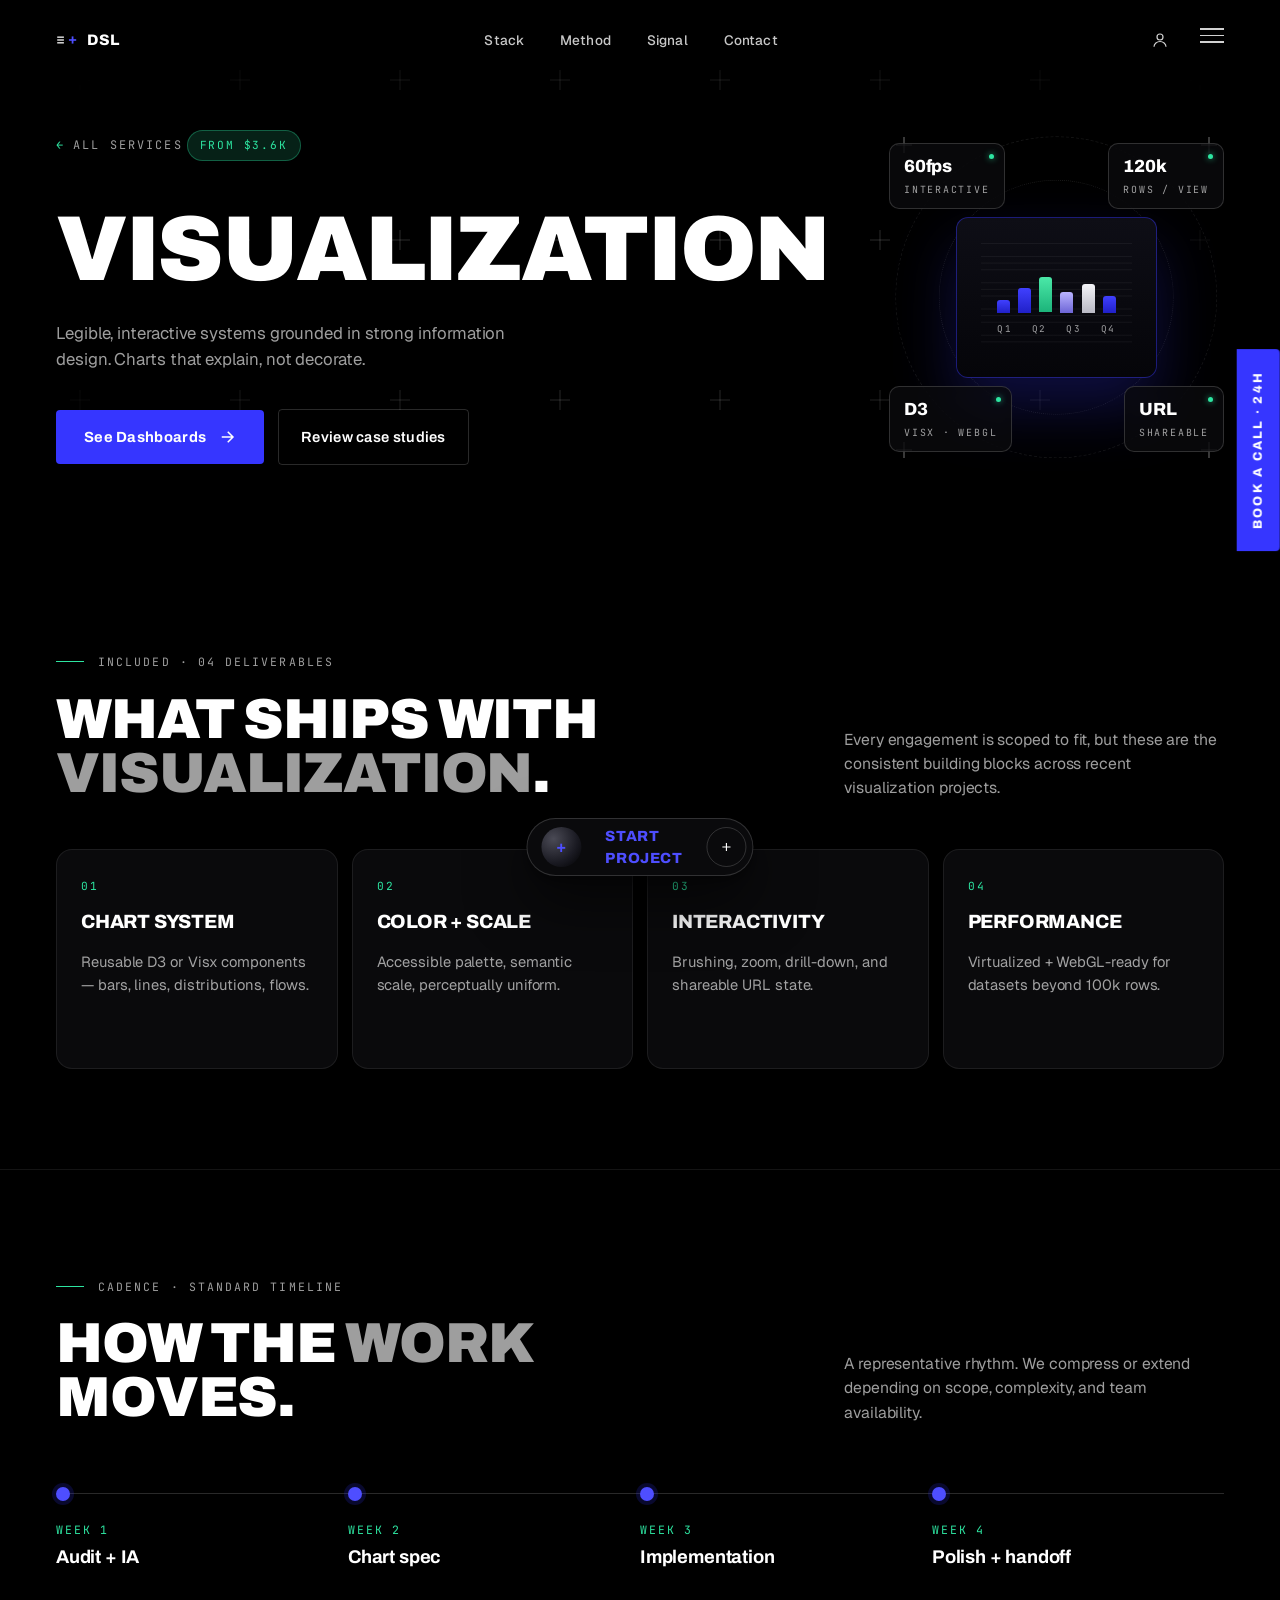
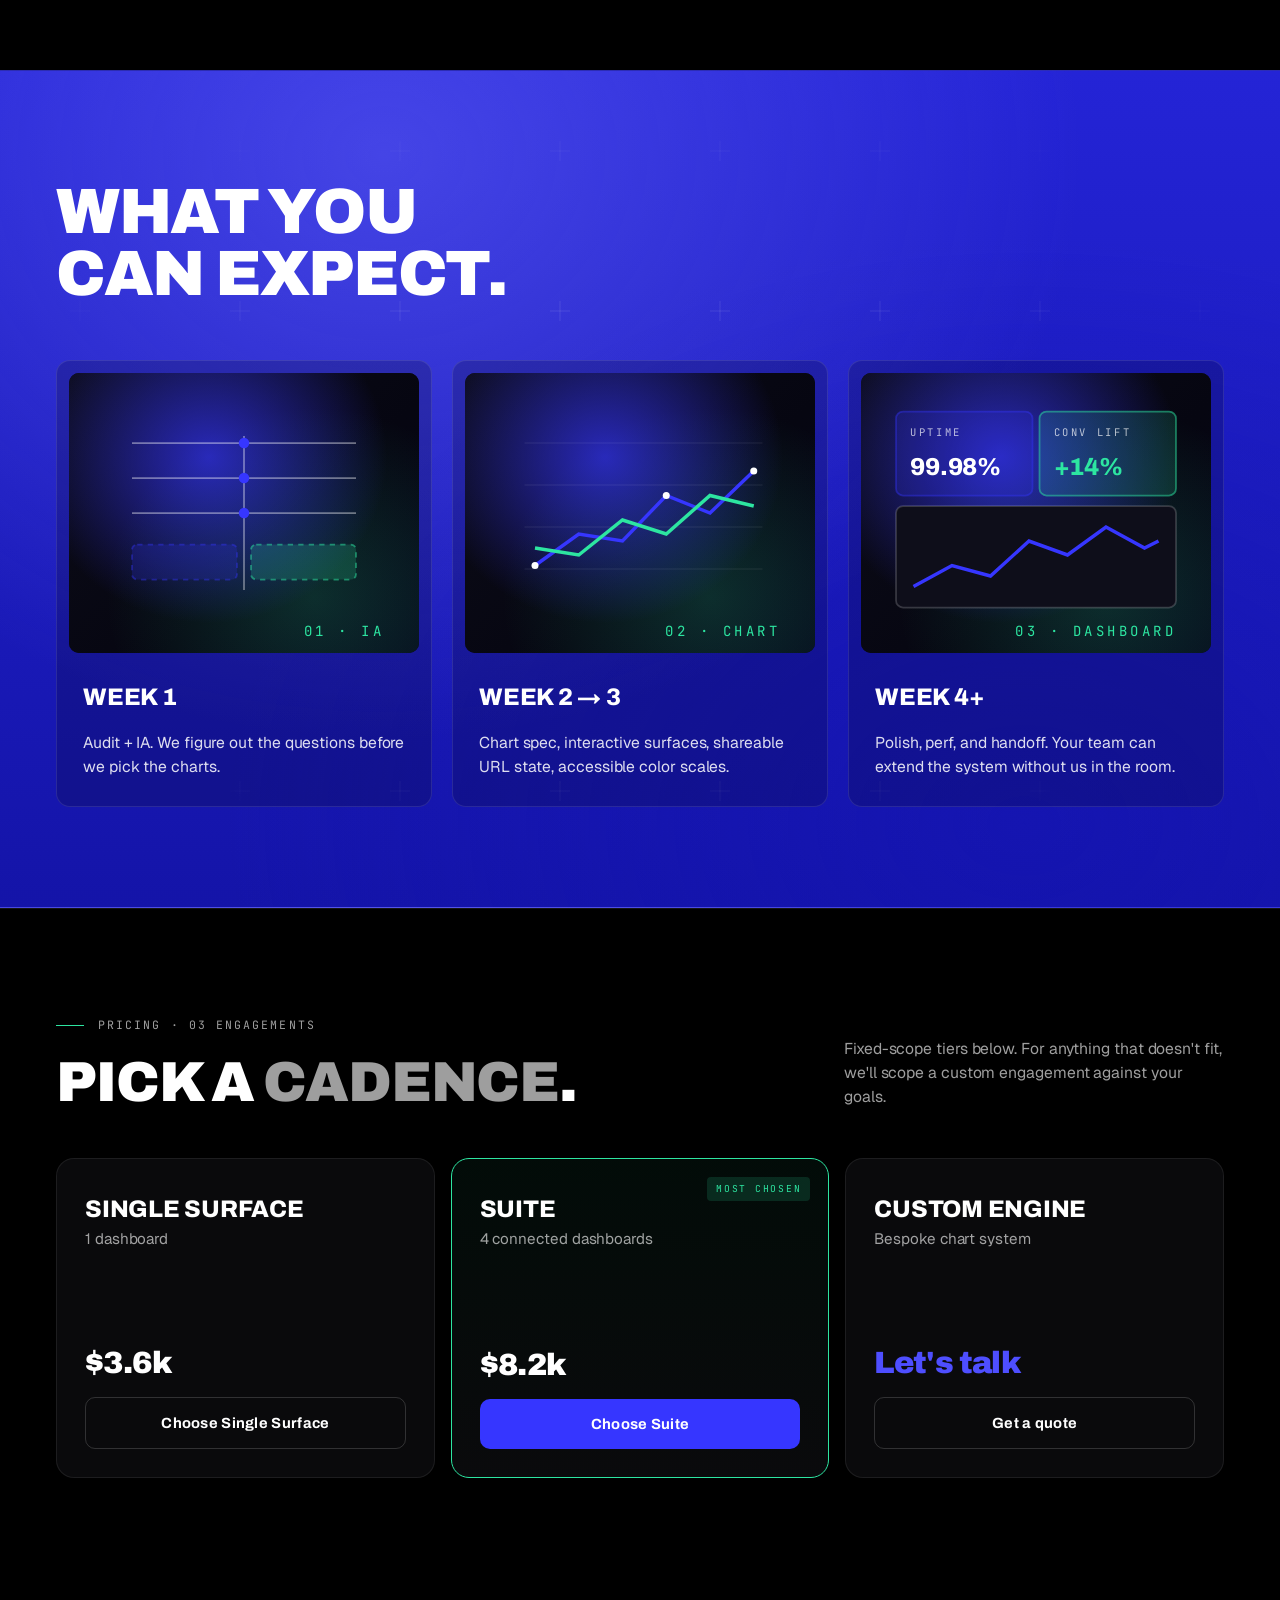
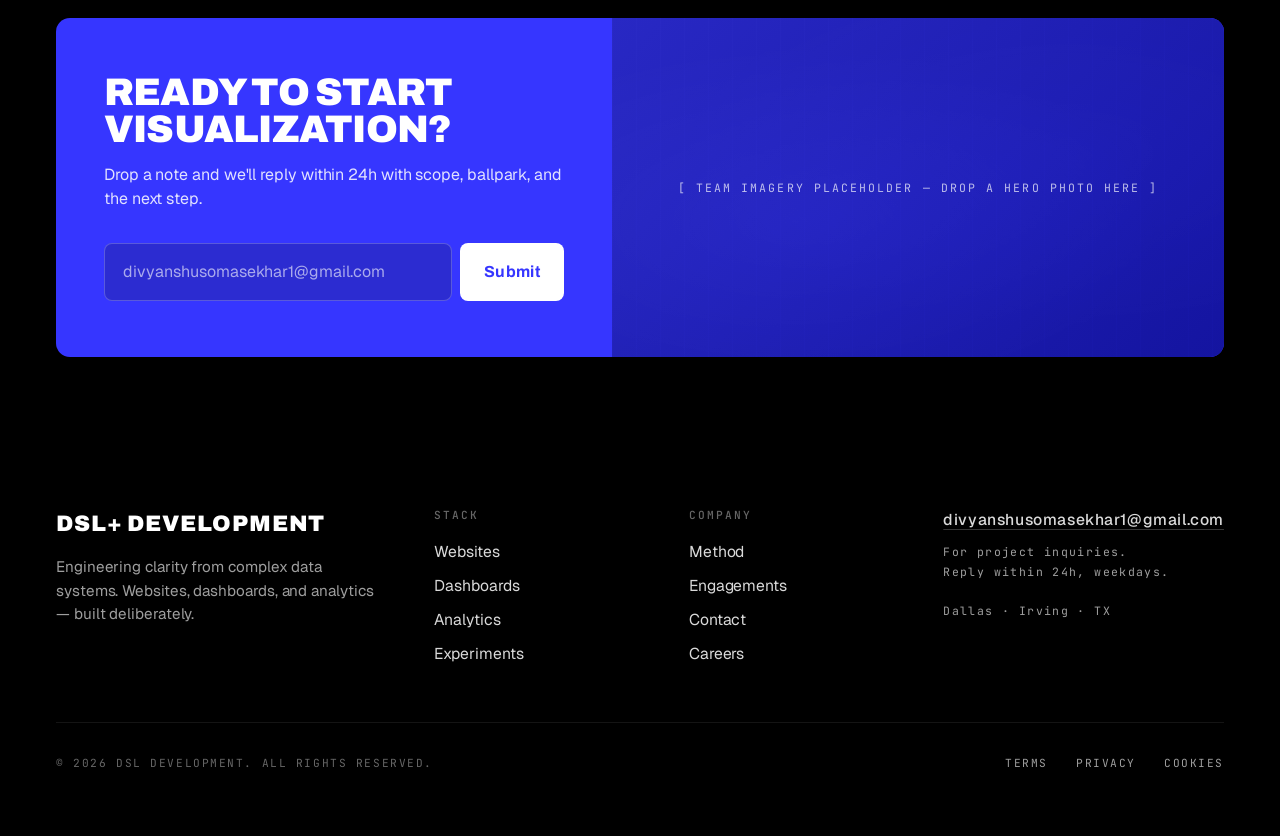
<file: services/visualization.html>
<!DOCTYPE html>
<html lang="en">
<head>
  <meta charset="UTF-8" />
  <meta name="viewport" content="width=device-width, initial-scale=1.0" />
  <title>Visualization — DSL Development</title>
  <link rel="preconnect" href="https://fonts.googleapis.com" />
  <link rel="preconnect" href="https://fonts.gstatic.com" crossorigin />
  <link href="https://fonts.googleapis.com/css2?family=Archivo:wght@400;500;600;700;800;900&family=Geist:wght@300;400;500;600;700&family=JetBrains+Mono:wght@400;500;600&display=swap" rel="stylesheet" />
  <link rel="stylesheet" href="../shared.css" />
  <style>
    .svc-hero { padding: 130px var(--pad) 80px; position: relative; overflow: hidden; }
    .svc-hero .crosshair-field { position: absolute; inset: 0; pointer-events: none; }
    .svc-hero-grid {
      max-width: var(--max); margin: 0 auto;
      display: grid; grid-template-columns: 1.1fr 1fr;
      gap: 60px; align-items: center;
      position: relative; z-index: 2;
    }
    .svc-hero-art {
      aspect-ratio: 1/1; max-width: 540px; width: 100%;
      margin-left: auto;
      position: relative;
      display: grid; place-items: center;
    }
    .orbit {
      position: absolute; left: 50%; top: 50%;
      transform: translate(-50%, -50%);
      border: 1px dashed rgba(255,255,255,0.08);
      border-radius: 50%;
      pointer-events: none;
    }
    .orbit-1 { width: 96%;  height: 96%; }
    .orbit-2 { width: 70%;  height: 70%; border-style: dotted; border-color: rgba(255,255,255,0.10); }
    .orbit-3 { width: 44%;  height: 44%; border-color: rgba(54,54,255,0.20); }
    .orbit-cross {
      position: absolute; width: 16px; height: 16px;
      color: rgba(255,255,255,0.45);
    }
    .orbit-cross::before, .orbit-cross::after {
      content: ""; position: absolute; background: currentColor;
    }
    .orbit-cross::before { left: 50%; top: 0; width: 1px; height: 100%; transform: translateX(-50%); }
    .orbit-cross::after  { top: 50%; left: 0; height: 1px; width: 100%; transform: translateY(-50%); }
    .orbit-cross.tl { top: 2%; left: 2%; }
    .orbit-cross.tr { top: 2%; right: 2%; }
    .orbit-cross.bl { bottom: 2%; left: 2%; }
    .orbit-cross.br { bottom: 2%; right: 2%; }

    /* Satellites */
    .sat {
      position: absolute;
      background: rgba(10,10,12,0.85);
      backdrop-filter: blur(8px);
      -webkit-backdrop-filter: blur(8px);
      border: 1px solid var(--line-2);
      border-radius: 10px;
      padding: 10px 14px;
      display: flex; flex-direction: column; gap: 2px;
      min-width: 96px;
      z-index: 3;
    }
    .sat .dot {
      position: absolute; top: 10px; right: 10px;
      width: 5px; height: 5px; border-radius: 50%;
      background: var(--mint);
      box-shadow: 0 0 6px rgba(45,229,161,0.8);
    }
    .sat .val {
      font-family: var(--display); font-weight: 800;
      font-size: 1.1rem; letter-spacing: -0.01em;
      color: var(--ink);
    }
    .sat .lbl {
      font-family: var(--mono); font-size: 0.62rem;
      letter-spacing: 0.18em; text-transform: uppercase;
      color: var(--muted);
    }
    .sat.nw { top: 4%;   left: 0; }
    .sat.ne { top: 4%;   right: 0; }
    .sat.sw { bottom: 4%; left: 0; }
    .sat.se { bottom: 4%; right: 0; }

    /* Browser rich */
    .art-browser-rich {
      width: 60%;
      background: linear-gradient(180deg, #161620 0%, #0c0c14 100%);
      border-radius: 12px;
      border: 1px solid rgba(255,255,255,0.10);
      box-shadow: 0 30px 60px rgba(54,54,255,0.25), 0 0 0 1px rgba(54,54,255,0.08);
      position: relative;
      z-index: 2;
      overflow: hidden;
    }
    .art-browser-bar {
      display: flex; align-items: center; gap: 12px;
      padding: 10px 12px;
      background: rgba(255,255,255,0.03);
      border-bottom: 1px solid rgba(255,255,255,0.06);
    }
    .art-browser-bar .dots { display: flex; gap: 5px; }
    .art-browser-bar .dots i {
      width: 8px; height: 8px; border-radius: 50%;
      background: rgba(255,255,255,0.18);
    }
    .art-browser-bar .url {
      flex: 1; background: rgba(255,255,255,0.05);
      border-radius: 4px;
      font-family: var(--mono); font-size: 0.62rem;
      color: var(--muted);
      padding: 4px 10px;
      text-align: center;
      letter-spacing: 0.06em;
    }
    .art-browser-body {
      padding: 16px 14px 18px;
      display: flex; flex-direction: column; gap: 8px;
    }
    .bb-row { height: 6px; border-radius: 4px; background: rgba(255,255,255,0.12); }
    .bb-row.a { width: 80%; height: 9px; background: rgba(255,255,255,0.22); }
    .bb-row.b { width: 60%; }
    .bb-row.c { width: 70%; }
    .bb-row.d { width: 50%; }
    .bb-spark { height: 30px; margin: 6px 0; }
    .bb-spark svg { width: 100%; height: 100%; }
    .bb-btn {
      width: 36%; height: 14px;
      background: var(--blue-hot);
      border-radius: 4px;
      margin-top: 6px;
    }
    .art-browser-stamp {
      padding: 0 14px 12px;
      font-family: var(--mono); font-size: 0.6rem;
      letter-spacing: 0.18em;
      color: var(--muted);
      text-transform: uppercase;
    }

    /* Vial big */
    .art-vial-big {
      width: 30%;
      aspect-ratio: 2/5;
      position: relative;
      filter: drop-shadow(0 30px 38px rgba(54,54,255,0.32));
      z-index: 2;
    }
    .art-vial-big .body {
      position: absolute; inset: 8% 0 0 0;
      background: linear-gradient(180deg, #c8caf2 0%, #8d91ff 35%, #5050ff 70%, #1b1bb0 100%);
      border-radius: 16% 16% 14% 14% / 4% 4% 3% 3%;
      box-shadow: inset -4px 0 8px rgba(0,0,0,0.35), inset 6px 0 6px rgba(255,255,255,0.22);
    }
    .art-vial-big .cap {
      position: absolute; top: 0; left: 24%; right: 24%; height: 14%;
      background: linear-gradient(180deg, #d4d6de 0%, #8a8d96 100%);
      border-radius: 4px 4px 2px 2px;
    }
    .art-vial-big .label {
      position: absolute; left: 50%; top: 52%; transform: translate(-50%, -50%);
      color: #fff;
      font-family: var(--display); font-weight: 800;
      font-size: clamp(1rem, 1.4vw, 1.4rem);
      letter-spacing: 0.04em;
    }
    .art-vial-big.green .body {
      background: linear-gradient(180deg, #c4f5dd 0%, #65e0a5 40%, #1eb37b 75%, #0a6a48 100%);
    }
    .art-vial-big.green .scribble {
      position: absolute; left: 12%; right: 12%; top: 44%;
      height: 18%; pointer-events: none;
    }
    .art-vial-big.green .scribble svg { width: 100%; height: 100%; }
    .art-vial-big.green .scribble path {
      fill: none; stroke: #000; stroke-width: 2.4; stroke-linecap: round;
    }

    /* Bars big */
    .art-bars-big {
      width: 60%;
      aspect-ratio: 5/4;
      background: linear-gradient(180deg, #0e0e16 0%, #050509 100%);
      border-radius: 12px;
      border: 1px solid rgba(54,54,255,0.45);
      box-shadow: 0 30px 60px rgba(54,54,255,0.25);
      padding: 16% 12% 12%;
      position: relative; z-index: 2;
      display: flex; flex-direction: column;
    }
    .art-bars-big .bars-grid {
      position: absolute; left: 12%; right: 12%; top: 16%; bottom: 18%;
      background:
        linear-gradient(180deg, rgba(255,255,255,0.05) 1px, transparent 1px) 0 0 / 100% 25%,
        linear-gradient(180deg, rgba(255,255,255,0.05) 1px, transparent 1px) 0 25% / 100% 25%,
        linear-gradient(180deg, rgba(255,255,255,0.05) 1px, transparent 1px) 0 50% / 100% 25%;
    }
    .art-bars-big .bars-row {
      flex: 1; display: flex; align-items: flex-end;
      gap: 8px;
      position: relative; z-index: 1;
    }
    .art-bars-big .bars-row b {
      flex: 1; display: block;
      background: linear-gradient(180deg, #4040ff, #2020c8);
      border-radius: 3px 3px 0 0;
    }
    .art-bars-big .bars-row b.m { background: linear-gradient(180deg, #4be8a8, #1cb47a); }
    .art-bars-big .bars-row b.v { background: linear-gradient(180deg, #b9b3ff, #6d65d6); }
    .art-bars-big .bars-row b.w { background: linear-gradient(180deg, #f4f4f8, #b8b8c4); }
    .art-bars-big .bars-axis {
      display: flex; justify-content: space-between;
      margin-top: 10px;
      font-family: var(--mono); font-size: 0.58rem;
      letter-spacing: 0.16em; text-transform: uppercase;
      color: var(--muted);
    }

    /* Target big */
    .art-target-big {
      width: 60%;
      aspect-ratio: 1/1;
      position: relative;
      z-index: 2;
      display: grid; place-items: center;
    }
    .art-target-big svg { width: 100%; height: 100%; overflow: visible; }
    .art-target-big .crisp { stroke: var(--blue-hot); fill: none; stroke-width: 2.2; }
    .art-target-big .dashed { stroke: var(--mint); stroke-dasharray: 4 6; fill: none; stroke-width: 1.6; }
    .art-target-big .core { fill: #fff; }
    .art-target-big .tick { stroke: rgba(255,255,255,0.7); stroke-width: 1.4; }
    .art-target-big .scan-ring {
      position: absolute; inset: 14%;
      border: 1px solid var(--mint);
      border-radius: 50%;
      opacity: 0;
      animation: scanPulse 2.4s ease-out infinite;
    }
    @keyframes scanPulse {
      0%   { transform: scale(0.4); opacity: 0.8; }
      100% { transform: scale(1.4); opacity: 0; }
    }

    /* Flow big */
    .art-flow-big {
      width: 76%;
      position: relative; z-index: 2;
      padding: 30px 18px;
      background: linear-gradient(180deg, #0e0e16 0%, #050509 100%);
      border-radius: 14px;
      border: 1px solid var(--line-2);
      box-shadow: 0 30px 60px rgba(54,54,255,0.18);
    }
    .art-flow-big .tag {
      display: block;
      font-family: var(--mono); font-size: 0.72rem;
      color: var(--muted);
      margin-bottom: 16px;
      text-align: center;
      letter-spacing: 0.04em;
    }
    .art-flow-big svg { width: 100%; height: 110px; }
    .art-flow-big .blue-line { fill: none; stroke: var(--blue-hot); stroke-width: 3; stroke-linecap: round; }
    .art-flow-big .mint-line { fill: none; stroke: var(--mint); stroke-width: 3; stroke-linecap: round; }
    .art-flow-big .node { fill: #fff; }
    .art-flow-big .ping {
      fill: var(--mint);
      animation: flowPing 2.2s ease-in-out infinite;
      transform-origin: 110px 58px;
    }
    @keyframes flowPing {
      0%, 100% { transform: scale(0.8); opacity: 0.6; }
      50%      { transform: scale(1.6); opacity: 1; }
    }
    .art-flow-big .flow-tags {
      display: flex; justify-content: space-between;
      margin-top: 18px;
      font-family: var(--mono); font-size: 0.62rem;
      letter-spacing: 0.18em; text-transform: uppercase;
      color: var(--muted);
    }
    .art-flow-big .flow-tags span:nth-child(2) { color: var(--mint); }

    /* List big */
    .art-list-big {
      width: 64%;
      background: linear-gradient(180deg, #14141a 0%, #0a0a10 100%);
      border-radius: 14px;
      border: 1px solid var(--line-2);
      padding: 18px;
      box-shadow: 0 28px 60px rgba(0,0,0,0.5);
      position: relative; z-index: 2;
      display: flex; flex-direction: column;
      gap: 10px;
    }
    .art-list-big .lh {
      font-family: var(--mono); font-size: 0.62rem;
      letter-spacing: 0.2em; text-transform: uppercase;
      color: var(--muted);
      margin-bottom: 6px;
      padding-bottom: 8px;
      border-bottom: 1px solid var(--line);
    }
    .art-list-big .row { display: flex; align-items: center; gap: 12px; }
    .art-list-big .row i {
      width: 12px; height: 12px; border-radius: 50%;
      flex-shrink: 0;
    }
    .art-list-big .row i.m { background: var(--mint); }
    .art-list-big .row i.b { background: var(--blue-hot); }
    .art-list-big .row i.g { background: rgba(255,255,255,0.22); }
    .art-list-big .row span {
      flex: 1; height: 6px;
      background: rgba(255,255,255,0.14);
      border-radius: 4px;
    }
    .art-list-big .row span.s2 { width: 70%; flex: 0 1 70%; }
    .art-list-big .row span.s3 { width: 50%; flex: 0 1 50%; }
    .art-list-big .row em {
      font-style: normal;
      font-family: var(--mono); font-size: 0.56rem;
      letter-spacing: 0.18em;
      color: var(--muted-2);
    }
    .art-list-big .row.done em { color: var(--mint); }

    .crumb {
      display: inline-flex; align-items: center; gap: 8px;
      font-family: var(--mono); font-size: 0.74rem;
      letter-spacing: 0.18em; text-transform: uppercase;
      color: var(--muted);
      margin-bottom: 32px;
      transition: color 0.15s;
    }
    .crumb:hover { color: var(--mint); }
    .crumb::before { content: "←"; color: var(--mint); }

    .deliverables { padding: 100px var(--pad); }
    .deliv-grid {
      max-width: var(--max); margin: 0 auto;
      display: grid; grid-template-columns: repeat(4, 1fr); gap: 14px;
    }
    .deliv {
      background: var(--bg-card);
      border: 1px solid var(--line);
      border-radius: 16px;
      padding: 28px 24px;
      min-height: 220px;
      display: flex; flex-direction: column; gap: 14px;
      transition: border-color 0.3s, background 0.3s;
    }
    .deliv:hover { border-color: rgba(54,54,255,0.4); background: var(--bg-card-2); }
    .deliv-num { font-family: var(--mono); font-size: 0.7rem; letter-spacing: 0.18em; color: var(--mint); }
    .deliv-name {
      font-family: var(--display); font-weight: 800;
      font-size: 1.2rem; letter-spacing: -0.01em;
      text-transform: uppercase;
    }
    .deliv-desc { color: var(--muted); font-size: 0.92rem; line-height: 1.55; }

    .timeline { padding: 100px var(--pad); border-top: 1px solid var(--line); }
    .timeline-grid {
      max-width: var(--max); margin: 40px auto 0;
      display: grid; grid-template-columns: repeat(4, 1fr);
      gap: 0; position: relative;
    }
    .timeline-grid::before {
      content: ""; position: absolute;
      left: 0; right: 0; top: 28px; height: 1px;
      background: var(--line-2);
    }
    .step { padding-top: 56px; position: relative; padding-right: 20px; }
    .step::before {
      content: ""; position: absolute;
      left: 0; top: 22px; width: 14px; height: 14px;
      background: var(--blue-hot);
      border-radius: 50%;
      box-shadow: 0 0 0 4px rgba(54,54,255,0.18);
    }
    .step .when { font-family: var(--mono); font-size: 0.72rem; letter-spacing: 0.16em; text-transform: uppercase; color: var(--mint); margin-bottom: 8px; }
    .step .what { font-family: var(--display); font-weight: 700; font-size: 1.15rem; letter-spacing: -0.01em; line-height: 1.3; }

    /* Pricing section */
    .svc-pricing { padding: 100px var(--pad); border-top: 1px solid var(--line); }
    .svc-pricing-grid {
      max-width: var(--max); margin: 0 auto;
      display: grid; grid-template-columns: repeat(3, 1fr);
      gap: 16px;
    }
    .svc-plan {
      background: var(--bg-card);
      border: 1px solid var(--line);
      border-radius: 18px;
      padding: 32px 28px 28px;
      position: relative;
      display: flex; flex-direction: column;
      gap: 18px;
      min-height: 320px;
      transition: border-color 0.3s, background 0.3s, transform 0.3s;
    }
    .svc-plan:hover { border-color: rgba(54,54,255,0.4); background: var(--bg-card-2); }
    .svc-plan.best {
      border-color: var(--mint);
      background: linear-gradient(180deg, rgba(45,229,161,0.05) 0%, var(--bg-card) 100%);
    }
    .svc-plan-tag {
      position: absolute; top: 18px; right: 18px;
      background: var(--mint-soft);
      color: var(--mint);
      font-family: var(--mono); font-size: 0.6rem;
      letter-spacing: 0.18em; text-transform: uppercase;
      padding: 5px 9px;
      border-radius: 4px;
    }
    .svc-plan-name {
      font-family: var(--display); font-weight: 800;
      font-size: 1.5rem; letter-spacing: -0.01em;
      text-transform: uppercase;
    }
    .svc-plan-desc {
      color: var(--muted); font-size: 0.95rem;
      line-height: 1.55;
    }
    .svc-plan-price {
      font-family: var(--display); font-weight: 900;
      font-size: clamp(1.8rem, 2.4vw, 2.3rem);
      letter-spacing: -0.02em;
      line-height: 1;
      margin-top: auto;
    }
    .svc-plan-price.talk { color: var(--blue-hot); }
    .svc-plan-cta {
      display: block;
      width: 100%;
      background: var(--blue);
      color: #fff;
      font-family: var(--display); font-weight: 700;
      font-size: 0.92rem; letter-spacing: 0.02em;
      padding: 14px 16px;
      border-radius: 10px;
      text-align: center;
      transition: background 0.2s;
    }
    .svc-plan-cta:hover { background: var(--blue-hot); }
    .svc-plan-cta.ghost {
      background: transparent;
      border: 1px solid var(--line-2);
    }
    .svc-plan-cta.ghost:hover { background: rgba(255,255,255,0.04); border-color: var(--mint); }
    .svc-plan-feats {
      list-style: none;
      display: flex; flex-direction: column;
      gap: 8px;
      font-size: 0.92rem;
      color: var(--ink);
    }
    .svc-plan-feats li {
      display: flex; gap: 10px; align-items: flex-start;
      line-height: 1.45;
    }
    .svc-plan-feats li::before {
      content: "+"; color: var(--mint); flex-shrink: 0;
      font-family: var(--display); font-weight: 800;
      font-size: 0.9rem;
    }

    @media (max-width: 1100px) {
      .svc-hero-grid { grid-template-columns: 1fr; gap: 50px; }
      .svc-hero-art { margin: 0 auto; max-width: 460px; }
      .deliv-grid { grid-template-columns: repeat(2, 1fr); }
      .timeline-grid { grid-template-columns: 1fr 1fr; gap: 28px 0; }
      .timeline-grid::before { display: none; }
      .step { padding-top: 0; padding-left: 26px; }
      .step::before { top: 4px; left: 0; }
      .svc-pricing-grid { grid-template-columns: 1fr; }
      .sat { padding: 8px 11px; min-width: 80px; }
      .sat .val { font-size: 0.95rem; }
    }
    @media (max-width: 560px) {
      .deliv-grid, .timeline-grid { grid-template-columns: 1fr; }
    }


    /* ============== HERO ART ANIMATIONS ============== */
    @keyframes orbit-spin { to { transform: translate(-50%, -50%) rotate(360deg); } }
    @keyframes sat-bob {
      0%, 100% { transform: translateY(0); }
      50%      { transform: translateY(-6px); }
    }
    @keyframes sat-dot {
      0%, 100% { box-shadow: 0 0 4px rgba(45,229,161,0.5); transform: scale(1); }
      50%      { box-shadow: 0 0 12px rgba(45,229,161,1); transform: scale(1.2); }
    }
    @keyframes draw-line {
      0%   { stroke-dashoffset: 400; }
      55%  { stroke-dashoffset: 0; }
      100% { stroke-dashoffset: 0; }
    }
    @keyframes vial-breath {
      0%, 100% { transform: translateY(0); filter: drop-shadow(0 30px 38px rgba(54,54,255,0.32)); }
      50%      { transform: translateY(-6px); filter: drop-shadow(0 40px 50px rgba(54,54,255,0.46)); }
    }
    @keyframes bar-grow {
      from { transform: scaleY(0); }
      to   { transform: scaleY(1); }
    }
    @keyframes target-spin { to { transform: rotate(360deg); } }
    @keyframes flow-pulse {
      0%, 100% { stroke-dashoffset: 0; opacity: 0.9; }
      50%      { stroke-dashoffset: 80; opacity: 1; }
    }
    @keyframes flow-travel {
      0%   { offset-distance: 0%; opacity: 1; }
      100% { offset-distance: 100%; opacity: 1; }
    }
    @keyframes list-fade {
      from { opacity: 0; transform: translateX(-12px); }
      to   { opacity: 1; transform: none; }
    }
    @keyframes pulse-wip {
      0%, 100% { opacity: 1; }
      50%      { opacity: 0.4; }
    }
    @keyframes art-enter {
      from { opacity: 0; transform: translateY(20px) scale(0.96); }
      to   { opacity: 1; transform: none; }
    }

    /* container entrance */
    .svc-hero-art { animation: art-enter 0.9s cubic-bezier(.2,.8,.2,1) both; }

    /* orbits rotate at varying speeds */
    .orbit-1 { animation: orbit-spin 110s linear infinite; }
    .orbit-2 { animation: orbit-spin 70s  linear infinite reverse; }
    .orbit-3 { animation: orbit-spin 40s  linear infinite; }

    /* satellites float + pulse */
    .sat { animation: sat-bob 5s ease-in-out infinite; }
    .sat.nw { animation-delay: 0s;   }
    .sat.ne { animation-delay: 0.6s; }
    .sat.se { animation-delay: 1.2s; }
    .sat.sw { animation-delay: 1.8s; }
    .sat .dot { animation: sat-dot 2.4s ease-in-out infinite; }
    .sat.ne .dot { animation-delay: 0.3s; }
    .sat.se .dot { animation-delay: 0.6s; }
    .sat.sw .dot { animation-delay: 0.9s; }

    /* Browser sparkline draws */
    .bb-spark svg path {
      stroke-dasharray: 400;
      animation: draw-line 4s ease-in-out infinite;
    }
    .art-browser-rich { animation: art-enter 1s cubic-bezier(.2,.8,.2,1) 0.1s both; }

    /* Vial breath */
    .art-vial-big { animation: vial-breath 5s ease-in-out infinite; }

    /* Vial green scribble */
    .art-vial-big.green .scribble path {
      stroke-dasharray: 200;
      animation: draw-line 5s ease-in-out infinite;
    }

    /* Bars stagger grow */
    .art-bars-big .bars-row b {
      transform-origin: bottom;
      animation: bar-grow 1.1s cubic-bezier(.2,.8,.2,1) both;
    }
    .art-bars-big .bars-row b:nth-child(1) { animation-delay: 0.10s; }
    .art-bars-big .bars-row b:nth-child(2) { animation-delay: 0.18s; }
    .art-bars-big .bars-row b:nth-child(3) { animation-delay: 0.26s; }
    .art-bars-big .bars-row b:nth-child(4) { animation-delay: 0.34s; }
    .art-bars-big .bars-row b:nth-child(5) { animation-delay: 0.42s; }
    .art-bars-big .bars-row b:nth-child(6) { animation-delay: 0.50s; }

    /* Target spin */
    .art-target-big svg {
      animation: target-spin 60s linear infinite;
      transform-origin: 50% 50%;
    }
    .art-target-big svg .core { animation: sat-dot 2s ease-in-out infinite; transform-origin: center; }

    /* Flow line shimmer + traveling ping along the path */
    .art-flow-big .blue-line {
      stroke-dasharray: 4 6;
      animation: flow-pulse 3s linear infinite;
    }
    .art-flow-big .mint-line {
      stroke-dasharray: 4 6;
      animation: flow-pulse 3s linear infinite reverse;
    }
    .art-flow-big .ping {
      offset-path: path("M10,50 Q60,4 110,50 T210,50");
      animation: flow-travel 3.4s linear infinite;
    }

    /* List rows fade-in stagger + WIP row pulse */
    .art-list-big .row { animation: list-fade 0.7s cubic-bezier(.2,.8,.2,1) both; }
    .art-list-big .row:nth-of-type(1) { animation-delay: 0.20s; }
    .art-list-big .row:nth-of-type(2) { animation-delay: 0.32s; }
    .art-list-big .row:nth-of-type(3) { animation-delay: 0.44s; }
    .art-list-big .row:nth-of-type(4) { animation-delay: 0.56s; }
    .art-list-big .row:nth-of-type(5) { animation-delay: 0.68s; }
    .art-list-big .row:not(.done) i.b { animation: pulse-wip 1.6s ease-in-out infinite; }

    /* prefers-reduced-motion */
    @media (prefers-reduced-motion: reduce) {
      .orbit-1, .orbit-2, .orbit-3,
      .sat, .sat .dot,
      .bb-spark svg path,
      .art-vial-big, .art-vial-big.green .scribble path,
      .art-bars-big .bars-row b,
      .art-target-big svg, .art-target-big svg .core,
      .art-flow-big .blue-line, .art-flow-big .mint-line, .art-flow-big .ping,
      .art-list-big .row, .art-list-big .row:not(.done) i.b,
      .svc-hero-art, .art-browser-rich {
        animation: none !important;
      }
    }



    /* ============== WHAT YOU CAN EXPECT BAND ============== */
    .expect {
      padding: 110px var(--pad) 100px;
      background:
        radial-gradient(ellipse at 30% 10%, rgba(110,110,255,0.45), transparent 55%),
        radial-gradient(ellipse at 80% 90%, rgba(20,20,180,0.55), transparent 55%),
        linear-gradient(180deg, #2424d6 0%, #1414a8 100%);
      border-top: 1px solid rgba(255,255,255,0.10);
      border-bottom: 1px solid rgba(255,255,255,0.10);
      position: relative;
      overflow: hidden;
    }
    .expect::before {
      content: ""; position: absolute; inset: 0;
      background-image:
        url("data:image/svg+xml;utf8,<svg xmlns='http://www.w3.org/2000/svg' width='160' height='160' viewBox='0 0 160 160'><g fill='none' stroke='rgba(255,255,255,0.10)' stroke-width='1'><path d='M80 70 v20 M70 80 h20'/></g></svg>");
      background-size: 160px 160px;
      mask-image: radial-gradient(ellipse at center, rgba(0,0,0,1) 35%, rgba(0,0,0,0) 80%);
      -webkit-mask-image: radial-gradient(ellipse at center, rgba(0,0,0,1) 35%, rgba(0,0,0,0) 80%);
      pointer-events: none;
    }
    .expect-inner {
      max-width: var(--max);
      margin: 0 auto;
      position: relative; z-index: 1;
    }
    .expect-title {
      font-family: var(--display);
      font-weight: 900;
      font-size: clamp(2.6rem, 5vw, 4.4rem);
      line-height: 0.96;
      letter-spacing: -0.02em;
      text-transform: uppercase;
      color: #fff;
      margin-bottom: 56px;
      max-width: 760px;
    }
    .expect-grid {
      display: grid;
      grid-template-columns: repeat(3, 1fr);
      gap: 20px;
    }
    .expect-card {
      background: rgba(0,0,0,0.18);
      border: 1px solid rgba(255,255,255,0.10);
      border-radius: 14px;
      overflow: hidden;
      padding: 12px;
      display: flex; flex-direction: column;
      transition: background 0.25s, border-color 0.25s, transform 0.25s;
    }
    .expect-card:hover {
      background: rgba(0,0,0,0.28);
      border-color: rgba(255,255,255,0.22);
      transform: translateY(-3px);
    }
    .expect-thumb {
      width: 100%;
      aspect-ratio: 5/4;
      border-radius: 10px;
      position: relative;
      overflow: hidden;
      background: #0a0a18;
      margin-bottom: 22px;
    }
    .expect-thumb::before {
      content: "";
      position: absolute; inset: 0;
      background:
        radial-gradient(ellipse at 40% 30%, rgba(54,54,255,0.7), transparent 60%),
        radial-gradient(ellipse at 70% 80%, rgba(45,229,161,0.18), transparent 60%),
        linear-gradient(135deg, #0c0c18 0%, #060611 60%, #050518 100%);
    }
    .expect-thumb::after {
      content: "DROP IMAGE";
      position: absolute;
      left: 12px; bottom: 10px;
      font-family: var(--mono);
      font-size: 0.58rem;
      letter-spacing: 0.22em;
      color: rgba(255,255,255,0.45);
      text-transform: uppercase;
    }
    .expect-thumb .thumb-grid {
      position: absolute; inset: 0;
      background:
        repeating-linear-gradient(90deg, rgba(255,255,255,0.04) 0 1px, transparent 1px 22px),
        repeating-linear-gradient(0deg,  rgba(255,255,255,0.04) 0 1px, transparent 1px 22px);
    }
    .expect-thumb .thumb-cross {
      position: absolute;
      width: 14px; height: 14px;
      color: rgba(255,255,255,0.5);
    }
    .expect-thumb .thumb-cross::before,
    .expect-thumb .thumb-cross::after {
      content: ""; position: absolute; background: currentColor;
    }
    .expect-thumb .thumb-cross::before { left: 50%; top: 0; width: 1px; height: 100%; transform: translateX(-50%); }
    .expect-thumb .thumb-cross::after  { top: 50%; left: 0; height: 1px; width: 100%; transform: translateY(-50%); }
    .expect-thumb .thumb-cross.tl { top: 8px; left: 8px; }
    .expect-thumb .thumb-cross.tr { top: 8px; right: 8px; }
    .expect-thumb .thumb-cross.bl { bottom: 8px; left: 8px; }
    .expect-thumb .thumb-cross.br { bottom: 8px; right: 8px; }

    .expect-phase {
      padding: 4px 14px 16px;
      font-family: var(--display);
      font-weight: 800;
      font-size: 1.5rem;
      letter-spacing: -0.01em;
      text-transform: uppercase;
      color: #fff;
    }
    .expect-body {
      padding: 0 14px 14px;
      color: rgba(255,255,255,0.86);
      font-size: 0.98rem;
      line-height: 1.55;
    }

    @media (max-width: 900px) {
      .expect-grid { grid-template-columns: 1fr; }
      .expect-title { font-size: clamp(2rem, 7vw, 3rem); margin-bottom: 36px; }
    }



    /* Real thumb illustrations */
    .expect-thumb .thumb-art {
      position: absolute; inset: 0;
      width: 100%; height: 100%;
      z-index: 1;
    }
    .expect-thumb .thumb-art svg {
      width: 100%; height: 100%;
      display: block;
    }
    .expect-thumb::after { display: none; }   /* hide "DROP IMAGE" label */

  </style>
</head>
<body>

  <header class="nav" id="nav">
    <a href="../index.html" class="brand">
      <span class="brand-mark"></span>
      <span>DSL</span>
    </a>
    <nav class="nav-links">
      <a href="../index.html#stack">Stack</a>
      <a href="../index.html#method">Method</a>
      <a href="../index.html#signal">Signal</a>
      <a href="../index.html#contact">Contact</a>
    </nav>
    <div class="nav-tools">
      <button class="icon-btn" aria-label="Account">
        <svg viewBox="0 0 24 24" fill="none" stroke="currentColor" stroke-width="1.6"><circle cx="12" cy="8" r="4"/><path d="M4 21c0-4 4-7 8-7s8 3 8 7"/></svg>
      </button>
      <button class="icon-btn menu-btn" aria-label="Menu" id="menu-toggle">
        <span></span><span></span><span></span>
      </button>
    </div>
  </header>

  <a href="../index.html#contact" class="side-tab">Book A Call · 24H</a>

  <a href="../index.html#contact" class="float-cta" aria-label="Start a project">
    <span class="float-cta-thumb"></span>
    <span class="float-cta-label">Start<br/>Project</span>
    <span class="float-cta-plus">
      <svg viewBox="0 0 24 24" fill="none" stroke="currentColor" stroke-width="2"><path d="M12 5v14M5 12h14"/></svg>
    </span>
  </a>

  <main>

    <section class="svc-hero">
      <div class="crosshair-field"></div>
      <div class="svc-hero-grid">
        <div>
          <a class="crumb" href="../index.html#stack">All Services</a>
          <span class="svc-chip" style="display:inline-block; margin-bottom: 28px;">From $3.6k</span>
          <h1 class="hero-title" style="margin-top: 18px;">Visualization</h1>
          <p class="hero-lead">Legible, interactive systems grounded in strong information design. Charts that explain, not decorate.</p>
          <div class="hero-ctas">
            <a class="btn-primary" href="../index.html#contact">
              See Dashboards
              <svg viewBox="0 0 24 24" fill="none" stroke="currentColor" stroke-width="2"><path d="M5 12h14M13 5l7 7-7 7"/></svg>
            </a>
            <a class="btn-ghost" href="../index.html#method">Review case studies</a>
          </div>
        </div>
        <div class="svc-hero-art">
          
      
    <div class="orbit orbit-1"></div>
    <div class="orbit orbit-2"></div>
    <div class="orbit orbit-3"></div>
    <div class="orbit-cross tl"></div>
    <div class="orbit-cross tr"></div>
    <div class="orbit-cross bl"></div>
    <div class="orbit-cross br"></div>
  
      <div class="art-bars-big">
        <div class="bars-grid"></div>
        <div class="bars-row"><b style="height:32%"></b><b style="height:60%"></b><b class="m" style="height:86%"></b><b class="v" style="height:50%"></b><b class="w" style="height:70%"></b><b style="height:42%"></b></div>
        <div class="bars-axis"><span>Q1</span><span>Q2</span><span>Q3</span><span>Q4</span></div>
      </div>
      <div class="sat nw"><span class="dot"></span><span class="val">60fps</span><span class="lbl">Interactive</span></div>
      <div class="sat ne"><span class="dot"></span><span class="val">120k</span><span class="lbl">Rows / view</span></div>
      <div class="sat se"><span class="dot"></span><span class="val">URL</span><span class="lbl">Shareable</span></div>
      <div class="sat sw"><span class="dot"></span><span class="val">D3</span><span class="lbl">Visx · WebGL</span></div>
    
        </div>
      </div>
    </section>

    <section class="deliverables">
      <div class="section-head">
        <div class="left">
          <div class="eyebrow">Included · 04 Deliverables</div>
          <h2 class="section-title">What ships with <span class="mute">visualization</span>.</h2>
        </div>
        <p class="section-sub">
          Every engagement is scoped to fit, but these are the consistent building blocks across recent visualization projects.
        </p>
      </div>
      <div class="deliv-grid">
        <div class="deliv">
          <div class="deliv-num">01</div>
          <div class="deliv-name">Chart system</div>
          <div class="deliv-desc">Reusable D3 or Visx components — bars, lines, distributions, flows.</div>
        </div>
        <div class="deliv">
          <div class="deliv-num">02</div>
          <div class="deliv-name">Color + scale</div>
          <div class="deliv-desc">Accessible palette, semantic scale, perceptually uniform.</div>
        </div>
        <div class="deliv">
          <div class="deliv-num">03</div>
          <div class="deliv-name">Interactivity</div>
          <div class="deliv-desc">Brushing, zoom, drill-down, and shareable URL state.</div>
        </div>
        <div class="deliv">
          <div class="deliv-num">04</div>
          <div class="deliv-name">Performance</div>
          <div class="deliv-desc">Virtualized + WebGL-ready for datasets beyond 100k rows.</div>
        </div>
      </div>
    </section>

    <section class="timeline">
      <div class="section-head" style="margin-bottom: 0;">
        <div class="left">
          <div class="eyebrow">Cadence · Standard timeline</div>
          <h2 class="section-title">How the <span class="mute">work</span> moves.</h2>
        </div>
        <p class="section-sub">
          A representative rhythm. We compress or extend depending on scope, complexity, and team availability.
        </p>
      </div>
      <div class="timeline-grid">
        <div class="step">
          <div class="when">Week 1</div>
          <div class="what">Audit + IA</div>
        </div>
        <div class="step">
          <div class="when">Week 2</div>
          <div class="what">Chart spec</div>
        </div>
        <div class="step">
          <div class="when">Week 3</div>
          <div class="what">Implementation</div>
        </div>
        <div class="step">
          <div class="when">Week 4</div>
          <div class="what">Polish + handoff</div>
        </div>
      </div>
    </section>



    <section class="expect">
      <div class="expect-inner">
        <h2 class="expect-title">What you<br/>can expect.</h2>
        <div class="expect-grid">
          <div class="expect-card">
            <div class="expect-thumb"><div class="thumb-art"><svg viewBox="0 0 200 160">
      <g stroke="rgba(255,255,255,0.4)" stroke-width="1" fill="none">
        <line x1="36" y1="40" x2="164" y2="40"/>
        <line x1="36" y1="60" x2="164" y2="60"/>
        <line x1="36" y1="80" x2="164" y2="80"/>
        <line x1="100" y1="36" x2="100" y2="124"/>
      </g>
      <g fill="#3636FF">
        <circle cx="100" cy="40" r="3"/><circle cx="100" cy="60" r="3"/><circle cx="100" cy="80" r="3"/>
      </g>
      <rect x="36" y="98" width="60" height="20" rx="3" fill="rgba(54,54,255,0.18)" stroke="rgba(54,54,255,0.4)" stroke-dasharray="3 3"/>
      <rect x="104" y="98" width="60" height="20" rx="3" fill="rgba(45,229,161,0.18)" stroke="rgba(45,229,161,0.5)" stroke-dasharray="3 3"/>
      <text x="180" y="150" text-anchor="end" font-family="JetBrains Mono" font-size="8" fill="#2DE5A1" letter-spacing="2">01 · IA</text>
    </svg></div></div>
            <div class="expect-phase">Week 1</div>
            <p class="expect-body">Audit + IA. We figure out the questions before we pick the charts.</p>
          </div>
          <div class="expect-card">
            <div class="expect-thumb"><div class="thumb-art"><svg viewBox="0 0 200 160">
      <g stroke="rgba(255,255,255,0.10)" stroke-width="0.5">
        <line x1="34" y1="40"  x2="170" y2="40"/>
        <line x1="34" y1="64"  x2="170" y2="64"/>
        <line x1="34" y1="88"  x2="170" y2="88"/>
        <line x1="34" y1="112" x2="170" y2="112"/>
      </g>
      <path d="M40 110 L65 92 L90 96 L115 70 L140 80 L165 56" stroke="#3636FF" stroke-width="2" fill="none"/>
      <path d="M40 100 L65 104 L90 84 L115 92 L140 70 L165 76" stroke="#2DE5A1" stroke-width="2" fill="none"/>
      <g fill="#fff"><circle cx="40"  cy="110" r="2"/><circle cx="115" cy="70" r="2"/><circle cx="165" cy="56" r="2"/></g>
      <text x="180" y="150" text-anchor="end" font-family="JetBrains Mono" font-size="8" fill="#2DE5A1" letter-spacing="2">02 · CHART</text>
    </svg></div></div>
            <div class="expect-phase">Week 2 → 3</div>
            <p class="expect-body">Chart spec, interactive surfaces, shareable URL state, accessible color scales.</p>
          </div>
          <div class="expect-card">
            <div class="expect-thumb"><div class="thumb-art"><svg viewBox="0 0 200 160">
      <rect x="20" y="22" width="78" height="48" rx="4" fill="rgba(54,54,255,0.18)" stroke="rgba(54,54,255,0.4)"/>
      <text x="28" y="36" font-family="JetBrains Mono" font-size="6" fill="rgba(255,255,255,0.7)" letter-spacing="1.5">UPTIME</text>
      <text x="28" y="58" font-family="Archivo" font-size="14" font-weight="800" fill="#fff">99.98%</text>
      <rect x="102" y="22" width="78" height="48" rx="4" fill="rgba(45,229,161,0.14)" stroke="rgba(45,229,161,0.5)"/>
      <text x="110" y="36" font-family="JetBrains Mono" font-size="6" fill="rgba(255,255,255,0.7)" letter-spacing="1.5">CONV LIFT</text>
      <text x="110" y="58" font-family="Archivo" font-size="14" font-weight="800" fill="#2DE5A1">+14%</text>
      <rect x="20" y="76" width="160" height="58" rx="4" fill="#0e0e1a" stroke="rgba(255,255,255,0.18)"/>
      <path d="M30 122 L52 110 L74 116 L96 96 L118 104 L140 88 L162 100 L170 96" stroke="#3636FF" stroke-width="2" fill="none"/>
      <text x="180" y="150" text-anchor="end" font-family="JetBrains Mono" font-size="8" fill="#2DE5A1" letter-spacing="2">03 · DASHBOARD</text>
    </svg></div></div>
            <div class="expect-phase">Week 4+</div>
            <p class="expect-body">Polish, perf, and handoff. Your team can extend the system without us in the room.</p>
          </div>
        </div>
      </div>
    </section>

    <section class="svc-pricing">
      <div class="section-head">
        <div class="left">
          <div class="eyebrow">Pricing · 03 Engagements</div>
          <h2 class="section-title">Pick a <span class="mute">cadence</span>.</h2>
        </div>
        <p class="section-sub">
          Fixed-scope tiers below. For anything that doesn't fit, we'll scope a custom engagement against your goals.
        </p>
      </div>
      <div class="svc-pricing-grid">
        <div class="svc-plan">
          
          <div>
            <div class="svc-plan-name">Single Surface</div>
            <p class="svc-plan-desc">1 dashboard</p>
          </div>
          <div class="svc-plan-price">$3.6k</div>
          <a class="svc-plan-cta ghost" href="../index.html#contact">
            Choose Single Surface
          </a>
        </div>
        <div class="svc-plan best">
          <span class="svc-plan-tag">Most chosen</span>
          <div>
            <div class="svc-plan-name">Suite</div>
            <p class="svc-plan-desc">4 connected dashboards</p>
          </div>
          <div class="svc-plan-price">$8.2k</div>
          <a class="svc-plan-cta" href="../index.html#contact">
            Choose Suite
          </a>
        </div>
        <div class="svc-plan">
          
          <div>
            <div class="svc-plan-name">Custom Engine</div>
            <p class="svc-plan-desc">Bespoke chart system</p>
          </div>
          <div class="svc-plan-price talk">Let's talk</div>
          <a class="svc-plan-cta ghost" href="../index.html#contact">
            Get a quote
          </a>
        </div>
      </div>
    </section>

    <section class="band-cta" style="padding-top: 40px;">
      <div class="band-cta-inner">
        <div class="band-cta-left">
          <h2 class="band-cta-title">Ready to start<br/>visualization?</h2>
          <p class="band-cta-sub">Drop a note and we'll reply within 24h with scope, ballpark, and the next step.</p>
          <form class="band-cta-form" onsubmit="event.preventDefault(); this.querySelector('button').textContent='Sent ✓';">
            <input type="email" placeholder="divyanshusomasekhar1@gmail.com" required />
            <button type="submit">Submit</button>
          </form>
        </div>
        <div class="band-cta-right"></div>
      </div>
    </section>

    <footer class="footer">
      <div class="footer-grid">
        <div class="footer-col">
          <div class="footer-brand">DSL+ Development</div>
          <p class="footer-tag">Engineering clarity from complex data systems. Websites, dashboards, and analytics — built deliberately.</p>
        </div>
        <div class="footer-col">
          <h4>Stack</h4>
          <ul>
            <li><a href="website-development.html">Websites</a></li>
            <li><a href="visualization.html">Dashboards</a></li>
            <li><a href="analytics.html">Analytics</a></li>
            <li><a href="optimization.html">Experiments</a></li>
          </ul>
        </div>
        <div class="footer-col">
          <h4>Company</h4>
          <ul>
            <li><a href="../index.html#method">Method</a></li>
            <li><a href="../index.html#signal">Engagements</a></li>
            <li><a href="../index.html#contact">Contact</a></li>
            <li><a href="../index.html#contact">Careers</a></li>
          </ul>
        </div>
        <div class="footer-col footer-contact">
          <strong><a id="emailLink" href="mailto:divyanshusomasekhar1@gmail.com">divyanshusomasekhar1@gmail.com</a></strong>
          For project inquiries.<br/>
          Reply within 24h, weekdays.<br/><br/>
          Dallas · Irving · TX
        </div>
      </div>
      <div class="footer-meta">
        <div>© 2026 DSL Development. All rights reserved.</div>
        <div class="links">
          <a href="#">Terms</a>
          <a href="#">Privacy</a>
          <a href="#">Cookies</a>
        </div>
      </div>
    </footer>

  </main>

  <div class="mega" id="mega" aria-hidden="true">
    <div class="mega-top">
      <a href="../index.html" class="brand"><span class="brand-mark"></span><span>DSL</span></a>
      <div class="mega-top-right">
        <a class="mega-cta" href="../index.html#contact">Get Started</a>
        <button class="mega-search" aria-label="Search"><svg viewBox="0 0 24 24" fill="none" stroke="currentColor" stroke-width="1.6"><circle cx="11" cy="11" r="7"/><path d="M21 21l-4.3-4.3"/></svg></button>
        <button class="mega-close" aria-label="Close menu" id="mega-close"><svg viewBox="0 0 24 24" fill="none" stroke="currentColor" stroke-width="2"><path d="M6 6l12 12M18 6L6 18"/></svg></button>
      </div>
    </div>
    <div class="mega-grid">
      <div>
        <div class="mega-col-head"><span>Navigation</span></div>
        <ul class="mega-nav">
          <li><a class="top-link" href="../index.html#stack">Build Stack</a></li>
          <li><a class="sub-link" href="website-development.html">Website Development</a></li>
          <li><a class="sub-link" href="web-platforms.html">Web Platforms</a></li>
          <li><a class="sub-link" href="analytics.html">Analytics</a></li>
          <li><a class="sub-link" href="visualization.html">Visualization</a></li>
          <li><a class="sub-link" href="optimization.html">Optimization</a></li>
          <li><a class="sub-link" href="automation.html">Automation</a></li>
          <li><a class="sub-link" href="lifecycle-support.html">Lifecycle Support</a></li>
          <li style="margin-top: 24px;"><a class="top-link" href="../index.html#method">Method</a></li>
          <li><a class="top-link" href="../index.html#signal">Engagements</a></li>
        </ul>
      </div>
      <div>
        <div class="mega-col-head"><span>Field Notes</span></div>
        <p class="mega-off-body">Quarterly notes on what we shipped, what we measured, and what changed.</p>
        <a class="mega-off-link" href="../index.html#signal">Open the newsroom</a>
      </div>
      <div>
        <div class="mega-col-head"><span>Offerings</span></div>
        <p class="mega-off-body">Our stack is used by founders, ops teams, and product leaders to ship instruments — websites, dashboards, and analytics pipelines that make the system legible.</p>
        <a class="mega-off-link" href="../index.html#signal">Learn more about engagements</a>
      </div>
    </div>
    <div class="mega-foot">
      <span class="ind">Live · Accepting Q3 engagements</span>
      <span>DSL+ Development · Dallas · Irving · TX</span>
    </div>
  </div>

  <script>
    const nav = document.getElementById("nav");
    window.addEventListener("scroll", () => { nav.classList.toggle("scrolled", window.scrollY > 24); });
    const mega = document.getElementById("mega");
    document.getElementById("menu-toggle")?.addEventListener("click", () => { mega.classList.add("open"); document.body.classList.add("menu-open"); });
    document.getElementById("mega-close")?.addEventListener("click", () => { mega.classList.remove("open"); document.body.classList.remove("menu-open"); });
    document.addEventListener("keydown", e => { if (e.key === "Escape") { mega.classList.remove("open"); document.body.classList.remove("menu-open"); } });
  </script>

<script>
  // Scroll progress
  (function(){
    const wrap = document.createElement('div');
    wrap.className = 'scroll-progress';
    wrap.innerHTML = '<div class="bar"></div>';
    document.body.appendChild(wrap);
    const bar = wrap.querySelector('.bar');
    function update() {
      const h = document.documentElement.scrollHeight - window.innerHeight;
      const pct = h > 0 ? (window.scrollY / h) * 100 : 0;
      bar.style.width = pct + '%';
    }
    update();
    window.addEventListener('scroll', update, { passive: true });
  })();

  // Email copy-to-clipboard with toast
  (function(){
    const link = document.getElementById('emailLink');
    if (!link) return;
    const toast = document.createElement('div');
    toast.className = 'toast';
    toast.textContent = 'Copied · divyanshusomasekhar1@gmail.com';
    document.body.appendChild(toast);
    link.addEventListener('click', (e) => {
      const email = 'divyanshusomasekhar1@gmail.com';
      if (navigator.clipboard && window.isSecureContext) {
        e.preventDefault();
        navigator.clipboard.writeText(email).then(() => {
          toast.classList.add('show');
          setTimeout(() => toast.classList.remove('show'), 2400);
        });
      }
    });
  })();

  // Cursor spotlight on hero
  (function(){
    const heros = document.querySelectorAll('.hero, .svc-hero');
    const reduced = window.matchMedia('(prefers-reduced-motion: reduce)').matches;
    if (reduced) return;
    heros.forEach(hero => {
      const spot = document.createElement('div');
      spot.className = hero.classList.contains('hero') ? 'hero-spotlight' : 'svc-hero-spotlight';
      hero.appendChild(spot);
      hero.addEventListener('mouseenter', () => hero.classList.add('spotlight-on'));
      hero.addEventListener('mouseleave', () => hero.classList.remove('spotlight-on'));
      hero.addEventListener('mousemove', (e) => {
        const r = hero.getBoundingClientRect();
        spot.style.left = (e.clientX - r.left) + 'px';
        spot.style.top  = (e.clientY - r.top)  + 'px';
      });
    });
  })();
</script>

</body>
</html>
</file>
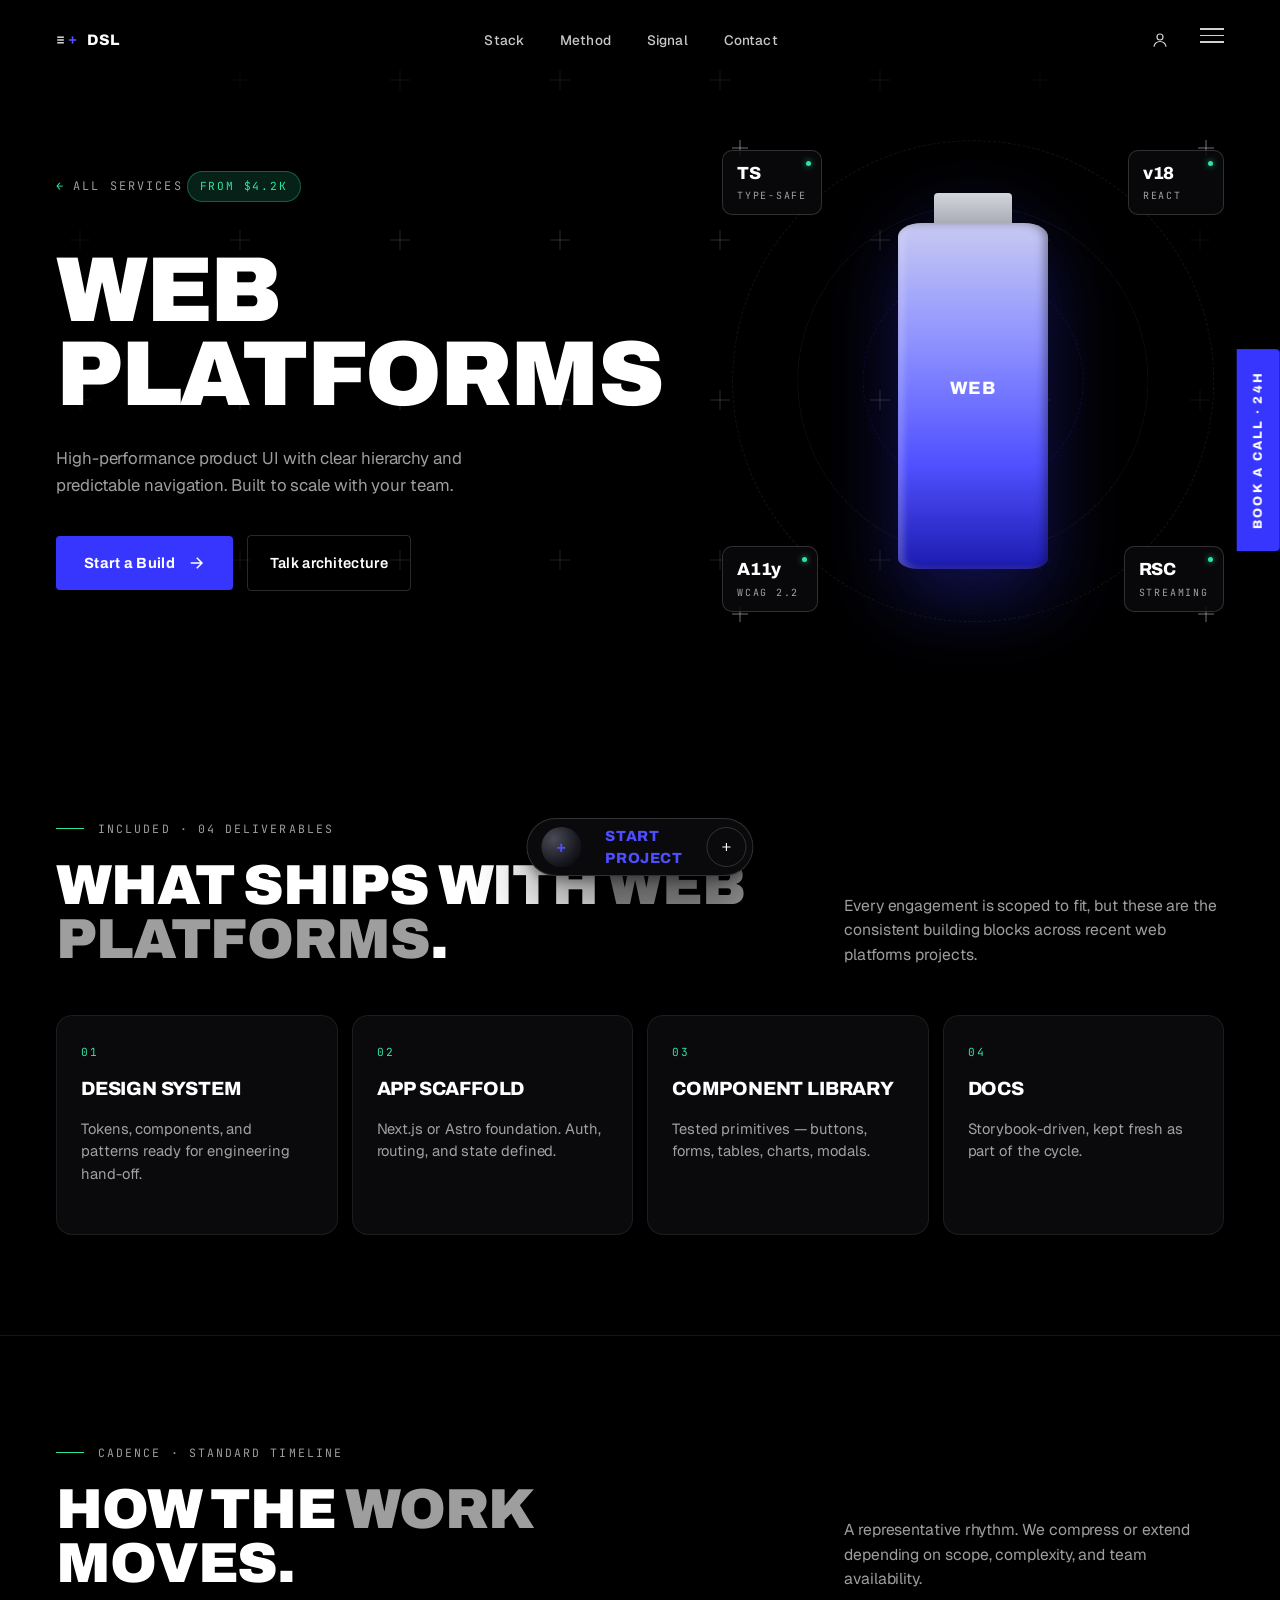
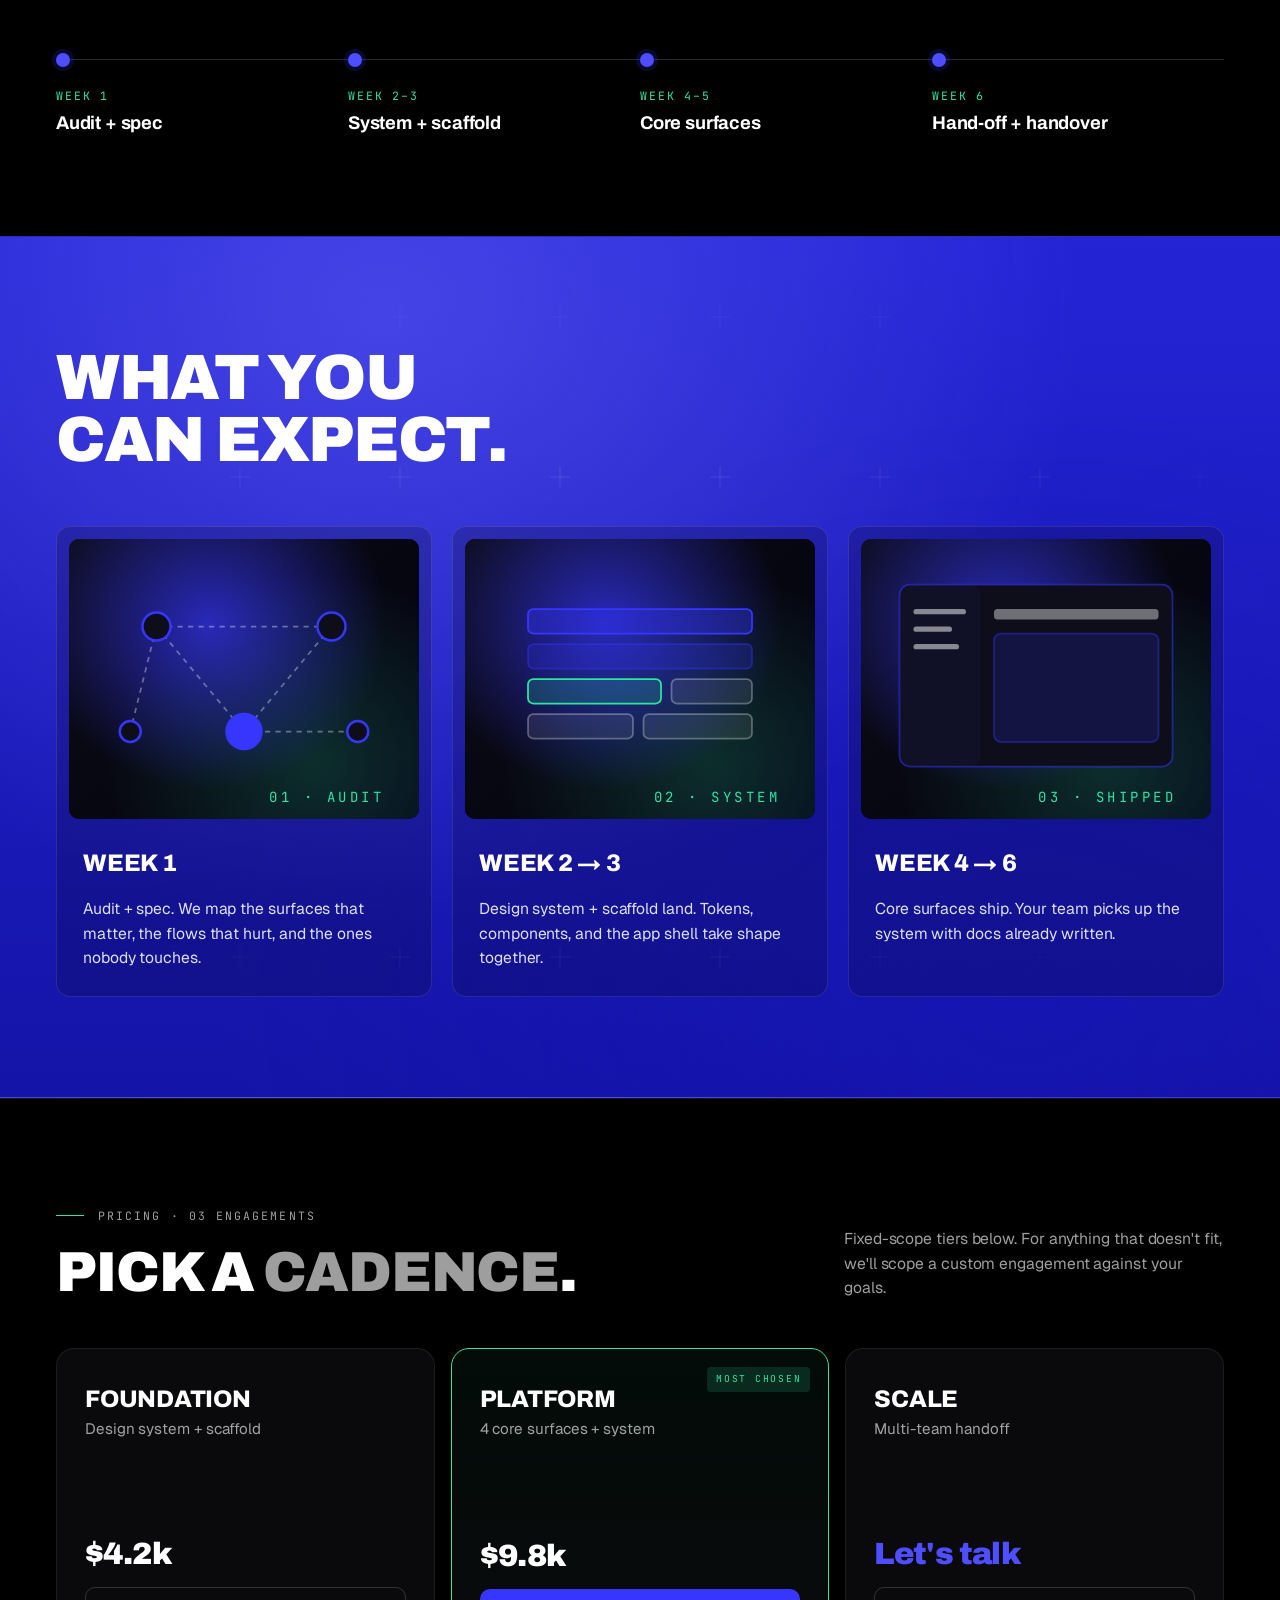
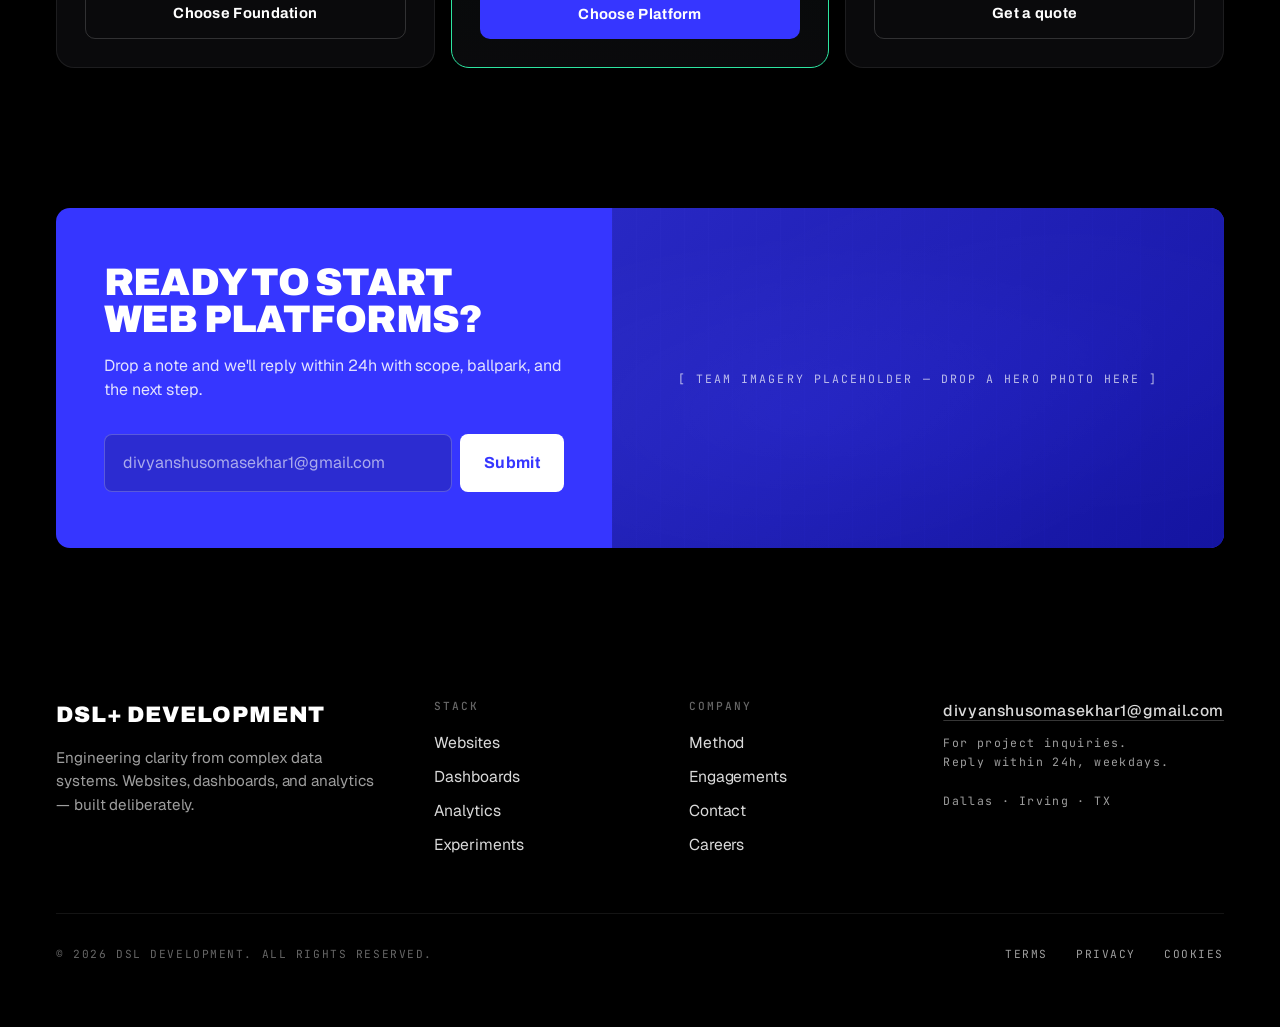
<file: services/web-platforms.html>
<!DOCTYPE html>
<html lang="en">
<head>
  <meta charset="UTF-8" />
  <meta name="viewport" content="width=device-width, initial-scale=1.0" />
  <title>Web Platforms — DSL Development</title>
  <link rel="preconnect" href="https://fonts.googleapis.com" />
  <link rel="preconnect" href="https://fonts.gstatic.com" crossorigin />
  <link href="https://fonts.googleapis.com/css2?family=Archivo:wght@400;500;600;700;800;900&family=Geist:wght@300;400;500;600;700&family=JetBrains+Mono:wght@400;500;600&display=swap" rel="stylesheet" />
  <link rel="stylesheet" href="../shared.css" />
  <style>
    .svc-hero { padding: 130px var(--pad) 80px; position: relative; overflow: hidden; }
    .svc-hero .crosshair-field { position: absolute; inset: 0; pointer-events: none; }
    .svc-hero-grid {
      max-width: var(--max); margin: 0 auto;
      display: grid; grid-template-columns: 1.1fr 1fr;
      gap: 60px; align-items: center;
      position: relative; z-index: 2;
    }
    .svc-hero-art {
      aspect-ratio: 1/1; max-width: 540px; width: 100%;
      margin-left: auto;
      position: relative;
      display: grid; place-items: center;
    }
    .orbit {
      position: absolute; left: 50%; top: 50%;
      transform: translate(-50%, -50%);
      border: 1px dashed rgba(255,255,255,0.08);
      border-radius: 50%;
      pointer-events: none;
    }
    .orbit-1 { width: 96%;  height: 96%; }
    .orbit-2 { width: 70%;  height: 70%; border-style: dotted; border-color: rgba(255,255,255,0.10); }
    .orbit-3 { width: 44%;  height: 44%; border-color: rgba(54,54,255,0.20); }
    .orbit-cross {
      position: absolute; width: 16px; height: 16px;
      color: rgba(255,255,255,0.45);
    }
    .orbit-cross::before, .orbit-cross::after {
      content: ""; position: absolute; background: currentColor;
    }
    .orbit-cross::before { left: 50%; top: 0; width: 1px; height: 100%; transform: translateX(-50%); }
    .orbit-cross::after  { top: 50%; left: 0; height: 1px; width: 100%; transform: translateY(-50%); }
    .orbit-cross.tl { top: 2%; left: 2%; }
    .orbit-cross.tr { top: 2%; right: 2%; }
    .orbit-cross.bl { bottom: 2%; left: 2%; }
    .orbit-cross.br { bottom: 2%; right: 2%; }

    /* Satellites */
    .sat {
      position: absolute;
      background: rgba(10,10,12,0.85);
      backdrop-filter: blur(8px);
      -webkit-backdrop-filter: blur(8px);
      border: 1px solid var(--line-2);
      border-radius: 10px;
      padding: 10px 14px;
      display: flex; flex-direction: column; gap: 2px;
      min-width: 96px;
      z-index: 3;
    }
    .sat .dot {
      position: absolute; top: 10px; right: 10px;
      width: 5px; height: 5px; border-radius: 50%;
      background: var(--mint);
      box-shadow: 0 0 6px rgba(45,229,161,0.8);
    }
    .sat .val {
      font-family: var(--display); font-weight: 800;
      font-size: 1.1rem; letter-spacing: -0.01em;
      color: var(--ink);
    }
    .sat .lbl {
      font-family: var(--mono); font-size: 0.62rem;
      letter-spacing: 0.18em; text-transform: uppercase;
      color: var(--muted);
    }
    .sat.nw { top: 4%;   left: 0; }
    .sat.ne { top: 4%;   right: 0; }
    .sat.sw { bottom: 4%; left: 0; }
    .sat.se { bottom: 4%; right: 0; }

    /* Browser rich */
    .art-browser-rich {
      width: 60%;
      background: linear-gradient(180deg, #161620 0%, #0c0c14 100%);
      border-radius: 12px;
      border: 1px solid rgba(255,255,255,0.10);
      box-shadow: 0 30px 60px rgba(54,54,255,0.25), 0 0 0 1px rgba(54,54,255,0.08);
      position: relative;
      z-index: 2;
      overflow: hidden;
    }
    .art-browser-bar {
      display: flex; align-items: center; gap: 12px;
      padding: 10px 12px;
      background: rgba(255,255,255,0.03);
      border-bottom: 1px solid rgba(255,255,255,0.06);
    }
    .art-browser-bar .dots { display: flex; gap: 5px; }
    .art-browser-bar .dots i {
      width: 8px; height: 8px; border-radius: 50%;
      background: rgba(255,255,255,0.18);
    }
    .art-browser-bar .url {
      flex: 1; background: rgba(255,255,255,0.05);
      border-radius: 4px;
      font-family: var(--mono); font-size: 0.62rem;
      color: var(--muted);
      padding: 4px 10px;
      text-align: center;
      letter-spacing: 0.06em;
    }
    .art-browser-body {
      padding: 16px 14px 18px;
      display: flex; flex-direction: column; gap: 8px;
    }
    .bb-row { height: 6px; border-radius: 4px; background: rgba(255,255,255,0.12); }
    .bb-row.a { width: 80%; height: 9px; background: rgba(255,255,255,0.22); }
    .bb-row.b { width: 60%; }
    .bb-row.c { width: 70%; }
    .bb-row.d { width: 50%; }
    .bb-spark { height: 30px; margin: 6px 0; }
    .bb-spark svg { width: 100%; height: 100%; }
    .bb-btn {
      width: 36%; height: 14px;
      background: var(--blue-hot);
      border-radius: 4px;
      margin-top: 6px;
    }
    .art-browser-stamp {
      padding: 0 14px 12px;
      font-family: var(--mono); font-size: 0.6rem;
      letter-spacing: 0.18em;
      color: var(--muted);
      text-transform: uppercase;
    }

    /* Vial big */
    .art-vial-big {
      width: 30%;
      aspect-ratio: 2/5;
      position: relative;
      filter: drop-shadow(0 30px 38px rgba(54,54,255,0.32));
      z-index: 2;
    }
    .art-vial-big .body {
      position: absolute; inset: 8% 0 0 0;
      background: linear-gradient(180deg, #c8caf2 0%, #8d91ff 35%, #5050ff 70%, #1b1bb0 100%);
      border-radius: 16% 16% 14% 14% / 4% 4% 3% 3%;
      box-shadow: inset -4px 0 8px rgba(0,0,0,0.35), inset 6px 0 6px rgba(255,255,255,0.22);
    }
    .art-vial-big .cap {
      position: absolute; top: 0; left: 24%; right: 24%; height: 14%;
      background: linear-gradient(180deg, #d4d6de 0%, #8a8d96 100%);
      border-radius: 4px 4px 2px 2px;
    }
    .art-vial-big .label {
      position: absolute; left: 50%; top: 52%; transform: translate(-50%, -50%);
      color: #fff;
      font-family: var(--display); font-weight: 800;
      font-size: clamp(1rem, 1.4vw, 1.4rem);
      letter-spacing: 0.04em;
    }
    .art-vial-big.green .body {
      background: linear-gradient(180deg, #c4f5dd 0%, #65e0a5 40%, #1eb37b 75%, #0a6a48 100%);
    }
    .art-vial-big.green .scribble {
      position: absolute; left: 12%; right: 12%; top: 44%;
      height: 18%; pointer-events: none;
    }
    .art-vial-big.green .scribble svg { width: 100%; height: 100%; }
    .art-vial-big.green .scribble path {
      fill: none; stroke: #000; stroke-width: 2.4; stroke-linecap: round;
    }

    /* Bars big */
    .art-bars-big {
      width: 60%;
      aspect-ratio: 5/4;
      background: linear-gradient(180deg, #0e0e16 0%, #050509 100%);
      border-radius: 12px;
      border: 1px solid rgba(54,54,255,0.45);
      box-shadow: 0 30px 60px rgba(54,54,255,0.25);
      padding: 16% 12% 12%;
      position: relative; z-index: 2;
      display: flex; flex-direction: column;
    }
    .art-bars-big .bars-grid {
      position: absolute; left: 12%; right: 12%; top: 16%; bottom: 18%;
      background:
        linear-gradient(180deg, rgba(255,255,255,0.05) 1px, transparent 1px) 0 0 / 100% 25%,
        linear-gradient(180deg, rgba(255,255,255,0.05) 1px, transparent 1px) 0 25% / 100% 25%,
        linear-gradient(180deg, rgba(255,255,255,0.05) 1px, transparent 1px) 0 50% / 100% 25%;
    }
    .art-bars-big .bars-row {
      flex: 1; display: flex; align-items: flex-end;
      gap: 8px;
      position: relative; z-index: 1;
    }
    .art-bars-big .bars-row b {
      flex: 1; display: block;
      background: linear-gradient(180deg, #4040ff, #2020c8);
      border-radius: 3px 3px 0 0;
    }
    .art-bars-big .bars-row b.m { background: linear-gradient(180deg, #4be8a8, #1cb47a); }
    .art-bars-big .bars-row b.v { background: linear-gradient(180deg, #b9b3ff, #6d65d6); }
    .art-bars-big .bars-row b.w { background: linear-gradient(180deg, #f4f4f8, #b8b8c4); }
    .art-bars-big .bars-axis {
      display: flex; justify-content: space-between;
      margin-top: 10px;
      font-family: var(--mono); font-size: 0.58rem;
      letter-spacing: 0.16em; text-transform: uppercase;
      color: var(--muted);
    }

    /* Target big */
    .art-target-big {
      width: 60%;
      aspect-ratio: 1/1;
      position: relative;
      z-index: 2;
      display: grid; place-items: center;
    }
    .art-target-big svg { width: 100%; height: 100%; overflow: visible; }
    .art-target-big .crisp { stroke: var(--blue-hot); fill: none; stroke-width: 2.2; }
    .art-target-big .dashed { stroke: var(--mint); stroke-dasharray: 4 6; fill: none; stroke-width: 1.6; }
    .art-target-big .core { fill: #fff; }
    .art-target-big .tick { stroke: rgba(255,255,255,0.7); stroke-width: 1.4; }
    .art-target-big .scan-ring {
      position: absolute; inset: 14%;
      border: 1px solid var(--mint);
      border-radius: 50%;
      opacity: 0;
      animation: scanPulse 2.4s ease-out infinite;
    }
    @keyframes scanPulse {
      0%   { transform: scale(0.4); opacity: 0.8; }
      100% { transform: scale(1.4); opacity: 0; }
    }

    /* Flow big */
    .art-flow-big {
      width: 76%;
      position: relative; z-index: 2;
      padding: 30px 18px;
      background: linear-gradient(180deg, #0e0e16 0%, #050509 100%);
      border-radius: 14px;
      border: 1px solid var(--line-2);
      box-shadow: 0 30px 60px rgba(54,54,255,0.18);
    }
    .art-flow-big .tag {
      display: block;
      font-family: var(--mono); font-size: 0.72rem;
      color: var(--muted);
      margin-bottom: 16px;
      text-align: center;
      letter-spacing: 0.04em;
    }
    .art-flow-big svg { width: 100%; height: 110px; }
    .art-flow-big .blue-line { fill: none; stroke: var(--blue-hot); stroke-width: 3; stroke-linecap: round; }
    .art-flow-big .mint-line { fill: none; stroke: var(--mint); stroke-width: 3; stroke-linecap: round; }
    .art-flow-big .node { fill: #fff; }
    .art-flow-big .ping {
      fill: var(--mint);
      animation: flowPing 2.2s ease-in-out infinite;
      transform-origin: 110px 58px;
    }
    @keyframes flowPing {
      0%, 100% { transform: scale(0.8); opacity: 0.6; }
      50%      { transform: scale(1.6); opacity: 1; }
    }
    .art-flow-big .flow-tags {
      display: flex; justify-content: space-between;
      margin-top: 18px;
      font-family: var(--mono); font-size: 0.62rem;
      letter-spacing: 0.18em; text-transform: uppercase;
      color: var(--muted);
    }
    .art-flow-big .flow-tags span:nth-child(2) { color: var(--mint); }

    /* List big */
    .art-list-big {
      width: 64%;
      background: linear-gradient(180deg, #14141a 0%, #0a0a10 100%);
      border-radius: 14px;
      border: 1px solid var(--line-2);
      padding: 18px;
      box-shadow: 0 28px 60px rgba(0,0,0,0.5);
      position: relative; z-index: 2;
      display: flex; flex-direction: column;
      gap: 10px;
    }
    .art-list-big .lh {
      font-family: var(--mono); font-size: 0.62rem;
      letter-spacing: 0.2em; text-transform: uppercase;
      color: var(--muted);
      margin-bottom: 6px;
      padding-bottom: 8px;
      border-bottom: 1px solid var(--line);
    }
    .art-list-big .row { display: flex; align-items: center; gap: 12px; }
    .art-list-big .row i {
      width: 12px; height: 12px; border-radius: 50%;
      flex-shrink: 0;
    }
    .art-list-big .row i.m { background: var(--mint); }
    .art-list-big .row i.b { background: var(--blue-hot); }
    .art-list-big .row i.g { background: rgba(255,255,255,0.22); }
    .art-list-big .row span {
      flex: 1; height: 6px;
      background: rgba(255,255,255,0.14);
      border-radius: 4px;
    }
    .art-list-big .row span.s2 { width: 70%; flex: 0 1 70%; }
    .art-list-big .row span.s3 { width: 50%; flex: 0 1 50%; }
    .art-list-big .row em {
      font-style: normal;
      font-family: var(--mono); font-size: 0.56rem;
      letter-spacing: 0.18em;
      color: var(--muted-2);
    }
    .art-list-big .row.done em { color: var(--mint); }

    .crumb {
      display: inline-flex; align-items: center; gap: 8px;
      font-family: var(--mono); font-size: 0.74rem;
      letter-spacing: 0.18em; text-transform: uppercase;
      color: var(--muted);
      margin-bottom: 32px;
      transition: color 0.15s;
    }
    .crumb:hover { color: var(--mint); }
    .crumb::before { content: "←"; color: var(--mint); }

    .deliverables { padding: 100px var(--pad); }
    .deliv-grid {
      max-width: var(--max); margin: 0 auto;
      display: grid; grid-template-columns: repeat(4, 1fr); gap: 14px;
    }
    .deliv {
      background: var(--bg-card);
      border: 1px solid var(--line);
      border-radius: 16px;
      padding: 28px 24px;
      min-height: 220px;
      display: flex; flex-direction: column; gap: 14px;
      transition: border-color 0.3s, background 0.3s;
    }
    .deliv:hover { border-color: rgba(54,54,255,0.4); background: var(--bg-card-2); }
    .deliv-num { font-family: var(--mono); font-size: 0.7rem; letter-spacing: 0.18em; color: var(--mint); }
    .deliv-name {
      font-family: var(--display); font-weight: 800;
      font-size: 1.2rem; letter-spacing: -0.01em;
      text-transform: uppercase;
    }
    .deliv-desc { color: var(--muted); font-size: 0.92rem; line-height: 1.55; }

    .timeline { padding: 100px var(--pad); border-top: 1px solid var(--line); }
    .timeline-grid {
      max-width: var(--max); margin: 40px auto 0;
      display: grid; grid-template-columns: repeat(4, 1fr);
      gap: 0; position: relative;
    }
    .timeline-grid::before {
      content: ""; position: absolute;
      left: 0; right: 0; top: 28px; height: 1px;
      background: var(--line-2);
    }
    .step { padding-top: 56px; position: relative; padding-right: 20px; }
    .step::before {
      content: ""; position: absolute;
      left: 0; top: 22px; width: 14px; height: 14px;
      background: var(--blue-hot);
      border-radius: 50%;
      box-shadow: 0 0 0 4px rgba(54,54,255,0.18);
    }
    .step .when { font-family: var(--mono); font-size: 0.72rem; letter-spacing: 0.16em; text-transform: uppercase; color: var(--mint); margin-bottom: 8px; }
    .step .what { font-family: var(--display); font-weight: 700; font-size: 1.15rem; letter-spacing: -0.01em; line-height: 1.3; }

    /* Pricing section */
    .svc-pricing { padding: 100px var(--pad); border-top: 1px solid var(--line); }
    .svc-pricing-grid {
      max-width: var(--max); margin: 0 auto;
      display: grid; grid-template-columns: repeat(3, 1fr);
      gap: 16px;
    }
    .svc-plan {
      background: var(--bg-card);
      border: 1px solid var(--line);
      border-radius: 18px;
      padding: 32px 28px 28px;
      position: relative;
      display: flex; flex-direction: column;
      gap: 18px;
      min-height: 320px;
      transition: border-color 0.3s, background 0.3s, transform 0.3s;
    }
    .svc-plan:hover { border-color: rgba(54,54,255,0.4); background: var(--bg-card-2); }
    .svc-plan.best {
      border-color: var(--mint);
      background: linear-gradient(180deg, rgba(45,229,161,0.05) 0%, var(--bg-card) 100%);
    }
    .svc-plan-tag {
      position: absolute; top: 18px; right: 18px;
      background: var(--mint-soft);
      color: var(--mint);
      font-family: var(--mono); font-size: 0.6rem;
      letter-spacing: 0.18em; text-transform: uppercase;
      padding: 5px 9px;
      border-radius: 4px;
    }
    .svc-plan-name {
      font-family: var(--display); font-weight: 800;
      font-size: 1.5rem; letter-spacing: -0.01em;
      text-transform: uppercase;
    }
    .svc-plan-desc {
      color: var(--muted); font-size: 0.95rem;
      line-height: 1.55;
    }
    .svc-plan-price {
      font-family: var(--display); font-weight: 900;
      font-size: clamp(1.8rem, 2.4vw, 2.3rem);
      letter-spacing: -0.02em;
      line-height: 1;
      margin-top: auto;
    }
    .svc-plan-price.talk { color: var(--blue-hot); }
    .svc-plan-cta {
      display: block;
      width: 100%;
      background: var(--blue);
      color: #fff;
      font-family: var(--display); font-weight: 700;
      font-size: 0.92rem; letter-spacing: 0.02em;
      padding: 14px 16px;
      border-radius: 10px;
      text-align: center;
      transition: background 0.2s;
    }
    .svc-plan-cta:hover { background: var(--blue-hot); }
    .svc-plan-cta.ghost {
      background: transparent;
      border: 1px solid var(--line-2);
    }
    .svc-plan-cta.ghost:hover { background: rgba(255,255,255,0.04); border-color: var(--mint); }
    .svc-plan-feats {
      list-style: none;
      display: flex; flex-direction: column;
      gap: 8px;
      font-size: 0.92rem;
      color: var(--ink);
    }
    .svc-plan-feats li {
      display: flex; gap: 10px; align-items: flex-start;
      line-height: 1.45;
    }
    .svc-plan-feats li::before {
      content: "+"; color: var(--mint); flex-shrink: 0;
      font-family: var(--display); font-weight: 800;
      font-size: 0.9rem;
    }

    @media (max-width: 1100px) {
      .svc-hero-grid { grid-template-columns: 1fr; gap: 50px; }
      .svc-hero-art { margin: 0 auto; max-width: 460px; }
      .deliv-grid { grid-template-columns: repeat(2, 1fr); }
      .timeline-grid { grid-template-columns: 1fr 1fr; gap: 28px 0; }
      .timeline-grid::before { display: none; }
      .step { padding-top: 0; padding-left: 26px; }
      .step::before { top: 4px; left: 0; }
      .svc-pricing-grid { grid-template-columns: 1fr; }
      .sat { padding: 8px 11px; min-width: 80px; }
      .sat .val { font-size: 0.95rem; }
    }
    @media (max-width: 560px) {
      .deliv-grid, .timeline-grid { grid-template-columns: 1fr; }
    }


    /* ============== HERO ART ANIMATIONS ============== */
    @keyframes orbit-spin { to { transform: translate(-50%, -50%) rotate(360deg); } }
    @keyframes sat-bob {
      0%, 100% { transform: translateY(0); }
      50%      { transform: translateY(-6px); }
    }
    @keyframes sat-dot {
      0%, 100% { box-shadow: 0 0 4px rgba(45,229,161,0.5); transform: scale(1); }
      50%      { box-shadow: 0 0 12px rgba(45,229,161,1); transform: scale(1.2); }
    }
    @keyframes draw-line {
      0%   { stroke-dashoffset: 400; }
      55%  { stroke-dashoffset: 0; }
      100% { stroke-dashoffset: 0; }
    }
    @keyframes vial-breath {
      0%, 100% { transform: translateY(0); filter: drop-shadow(0 30px 38px rgba(54,54,255,0.32)); }
      50%      { transform: translateY(-6px); filter: drop-shadow(0 40px 50px rgba(54,54,255,0.46)); }
    }
    @keyframes bar-grow {
      from { transform: scaleY(0); }
      to   { transform: scaleY(1); }
    }
    @keyframes target-spin { to { transform: rotate(360deg); } }
    @keyframes flow-pulse {
      0%, 100% { stroke-dashoffset: 0; opacity: 0.9; }
      50%      { stroke-dashoffset: 80; opacity: 1; }
    }
    @keyframes flow-travel {
      0%   { offset-distance: 0%; opacity: 1; }
      100% { offset-distance: 100%; opacity: 1; }
    }
    @keyframes list-fade {
      from { opacity: 0; transform: translateX(-12px); }
      to   { opacity: 1; transform: none; }
    }
    @keyframes pulse-wip {
      0%, 100% { opacity: 1; }
      50%      { opacity: 0.4; }
    }
    @keyframes art-enter {
      from { opacity: 0; transform: translateY(20px) scale(0.96); }
      to   { opacity: 1; transform: none; }
    }

    /* container entrance */
    .svc-hero-art { animation: art-enter 0.9s cubic-bezier(.2,.8,.2,1) both; }

    /* orbits rotate at varying speeds */
    .orbit-1 { animation: orbit-spin 110s linear infinite; }
    .orbit-2 { animation: orbit-spin 70s  linear infinite reverse; }
    .orbit-3 { animation: orbit-spin 40s  linear infinite; }

    /* satellites float + pulse */
    .sat { animation: sat-bob 5s ease-in-out infinite; }
    .sat.nw { animation-delay: 0s;   }
    .sat.ne { animation-delay: 0.6s; }
    .sat.se { animation-delay: 1.2s; }
    .sat.sw { animation-delay: 1.8s; }
    .sat .dot { animation: sat-dot 2.4s ease-in-out infinite; }
    .sat.ne .dot { animation-delay: 0.3s; }
    .sat.se .dot { animation-delay: 0.6s; }
    .sat.sw .dot { animation-delay: 0.9s; }

    /* Browser sparkline draws */
    .bb-spark svg path {
      stroke-dasharray: 400;
      animation: draw-line 4s ease-in-out infinite;
    }
    .art-browser-rich { animation: art-enter 1s cubic-bezier(.2,.8,.2,1) 0.1s both; }

    /* Vial breath */
    .art-vial-big { animation: vial-breath 5s ease-in-out infinite; }

    /* Vial green scribble */
    .art-vial-big.green .scribble path {
      stroke-dasharray: 200;
      animation: draw-line 5s ease-in-out infinite;
    }

    /* Bars stagger grow */
    .art-bars-big .bars-row b {
      transform-origin: bottom;
      animation: bar-grow 1.1s cubic-bezier(.2,.8,.2,1) both;
    }
    .art-bars-big .bars-row b:nth-child(1) { animation-delay: 0.10s; }
    .art-bars-big .bars-row b:nth-child(2) { animation-delay: 0.18s; }
    .art-bars-big .bars-row b:nth-child(3) { animation-delay: 0.26s; }
    .art-bars-big .bars-row b:nth-child(4) { animation-delay: 0.34s; }
    .art-bars-big .bars-row b:nth-child(5) { animation-delay: 0.42s; }
    .art-bars-big .bars-row b:nth-child(6) { animation-delay: 0.50s; }

    /* Target spin */
    .art-target-big svg {
      animation: target-spin 60s linear infinite;
      transform-origin: 50% 50%;
    }
    .art-target-big svg .core { animation: sat-dot 2s ease-in-out infinite; transform-origin: center; }

    /* Flow line shimmer + traveling ping along the path */
    .art-flow-big .blue-line {
      stroke-dasharray: 4 6;
      animation: flow-pulse 3s linear infinite;
    }
    .art-flow-big .mint-line {
      stroke-dasharray: 4 6;
      animation: flow-pulse 3s linear infinite reverse;
    }
    .art-flow-big .ping {
      offset-path: path("M10,50 Q60,4 110,50 T210,50");
      animation: flow-travel 3.4s linear infinite;
    }

    /* List rows fade-in stagger + WIP row pulse */
    .art-list-big .row { animation: list-fade 0.7s cubic-bezier(.2,.8,.2,1) both; }
    .art-list-big .row:nth-of-type(1) { animation-delay: 0.20s; }
    .art-list-big .row:nth-of-type(2) { animation-delay: 0.32s; }
    .art-list-big .row:nth-of-type(3) { animation-delay: 0.44s; }
    .art-list-big .row:nth-of-type(4) { animation-delay: 0.56s; }
    .art-list-big .row:nth-of-type(5) { animation-delay: 0.68s; }
    .art-list-big .row:not(.done) i.b { animation: pulse-wip 1.6s ease-in-out infinite; }

    /* prefers-reduced-motion */
    @media (prefers-reduced-motion: reduce) {
      .orbit-1, .orbit-2, .orbit-3,
      .sat, .sat .dot,
      .bb-spark svg path,
      .art-vial-big, .art-vial-big.green .scribble path,
      .art-bars-big .bars-row b,
      .art-target-big svg, .art-target-big svg .core,
      .art-flow-big .blue-line, .art-flow-big .mint-line, .art-flow-big .ping,
      .art-list-big .row, .art-list-big .row:not(.done) i.b,
      .svc-hero-art, .art-browser-rich {
        animation: none !important;
      }
    }



    /* ============== WHAT YOU CAN EXPECT BAND ============== */
    .expect {
      padding: 110px var(--pad) 100px;
      background:
        radial-gradient(ellipse at 30% 10%, rgba(110,110,255,0.45), transparent 55%),
        radial-gradient(ellipse at 80% 90%, rgba(20,20,180,0.55), transparent 55%),
        linear-gradient(180deg, #2424d6 0%, #1414a8 100%);
      border-top: 1px solid rgba(255,255,255,0.10);
      border-bottom: 1px solid rgba(255,255,255,0.10);
      position: relative;
      overflow: hidden;
    }
    .expect::before {
      content: ""; position: absolute; inset: 0;
      background-image:
        url("data:image/svg+xml;utf8,<svg xmlns='http://www.w3.org/2000/svg' width='160' height='160' viewBox='0 0 160 160'><g fill='none' stroke='rgba(255,255,255,0.10)' stroke-width='1'><path d='M80 70 v20 M70 80 h20'/></g></svg>");
      background-size: 160px 160px;
      mask-image: radial-gradient(ellipse at center, rgba(0,0,0,1) 35%, rgba(0,0,0,0) 80%);
      -webkit-mask-image: radial-gradient(ellipse at center, rgba(0,0,0,1) 35%, rgba(0,0,0,0) 80%);
      pointer-events: none;
    }
    .expect-inner {
      max-width: var(--max);
      margin: 0 auto;
      position: relative; z-index: 1;
    }
    .expect-title {
      font-family: var(--display);
      font-weight: 900;
      font-size: clamp(2.6rem, 5vw, 4.4rem);
      line-height: 0.96;
      letter-spacing: -0.02em;
      text-transform: uppercase;
      color: #fff;
      margin-bottom: 56px;
      max-width: 760px;
    }
    .expect-grid {
      display: grid;
      grid-template-columns: repeat(3, 1fr);
      gap: 20px;
    }
    .expect-card {
      background: rgba(0,0,0,0.18);
      border: 1px solid rgba(255,255,255,0.10);
      border-radius: 14px;
      overflow: hidden;
      padding: 12px;
      display: flex; flex-direction: column;
      transition: background 0.25s, border-color 0.25s, transform 0.25s;
    }
    .expect-card:hover {
      background: rgba(0,0,0,0.28);
      border-color: rgba(255,255,255,0.22);
      transform: translateY(-3px);
    }
    .expect-thumb {
      width: 100%;
      aspect-ratio: 5/4;
      border-radius: 10px;
      position: relative;
      overflow: hidden;
      background: #0a0a18;
      margin-bottom: 22px;
    }
    .expect-thumb::before {
      content: "";
      position: absolute; inset: 0;
      background:
        radial-gradient(ellipse at 40% 30%, rgba(54,54,255,0.7), transparent 60%),
        radial-gradient(ellipse at 70% 80%, rgba(45,229,161,0.18), transparent 60%),
        linear-gradient(135deg, #0c0c18 0%, #060611 60%, #050518 100%);
    }
    .expect-thumb::after {
      content: "DROP IMAGE";
      position: absolute;
      left: 12px; bottom: 10px;
      font-family: var(--mono);
      font-size: 0.58rem;
      letter-spacing: 0.22em;
      color: rgba(255,255,255,0.45);
      text-transform: uppercase;
    }
    .expect-thumb .thumb-grid {
      position: absolute; inset: 0;
      background:
        repeating-linear-gradient(90deg, rgba(255,255,255,0.04) 0 1px, transparent 1px 22px),
        repeating-linear-gradient(0deg,  rgba(255,255,255,0.04) 0 1px, transparent 1px 22px);
    }
    .expect-thumb .thumb-cross {
      position: absolute;
      width: 14px; height: 14px;
      color: rgba(255,255,255,0.5);
    }
    .expect-thumb .thumb-cross::before,
    .expect-thumb .thumb-cross::after {
      content: ""; position: absolute; background: currentColor;
    }
    .expect-thumb .thumb-cross::before { left: 50%; top: 0; width: 1px; height: 100%; transform: translateX(-50%); }
    .expect-thumb .thumb-cross::after  { top: 50%; left: 0; height: 1px; width: 100%; transform: translateY(-50%); }
    .expect-thumb .thumb-cross.tl { top: 8px; left: 8px; }
    .expect-thumb .thumb-cross.tr { top: 8px; right: 8px; }
    .expect-thumb .thumb-cross.bl { bottom: 8px; left: 8px; }
    .expect-thumb .thumb-cross.br { bottom: 8px; right: 8px; }

    .expect-phase {
      padding: 4px 14px 16px;
      font-family: var(--display);
      font-weight: 800;
      font-size: 1.5rem;
      letter-spacing: -0.01em;
      text-transform: uppercase;
      color: #fff;
    }
    .expect-body {
      padding: 0 14px 14px;
      color: rgba(255,255,255,0.86);
      font-size: 0.98rem;
      line-height: 1.55;
    }

    @media (max-width: 900px) {
      .expect-grid { grid-template-columns: 1fr; }
      .expect-title { font-size: clamp(2rem, 7vw, 3rem); margin-bottom: 36px; }
    }



    /* Real thumb illustrations */
    .expect-thumb .thumb-art {
      position: absolute; inset: 0;
      width: 100%; height: 100%;
      z-index: 1;
    }
    .expect-thumb .thumb-art svg {
      width: 100%; height: 100%;
      display: block;
    }
    .expect-thumb::after { display: none; }   /* hide "DROP IMAGE" label */

  </style>
</head>
<body>

  <header class="nav" id="nav">
    <a href="../index.html" class="brand">
      <span class="brand-mark"></span>
      <span>DSL</span>
    </a>
    <nav class="nav-links">
      <a href="../index.html#stack">Stack</a>
      <a href="../index.html#method">Method</a>
      <a href="../index.html#signal">Signal</a>
      <a href="../index.html#contact">Contact</a>
    </nav>
    <div class="nav-tools">
      <button class="icon-btn" aria-label="Account">
        <svg viewBox="0 0 24 24" fill="none" stroke="currentColor" stroke-width="1.6"><circle cx="12" cy="8" r="4"/><path d="M4 21c0-4 4-7 8-7s8 3 8 7"/></svg>
      </button>
      <button class="icon-btn menu-btn" aria-label="Menu" id="menu-toggle">
        <span></span><span></span><span></span>
      </button>
    </div>
  </header>

  <a href="../index.html#contact" class="side-tab">Book A Call · 24H</a>

  <a href="../index.html#contact" class="float-cta" aria-label="Start a project">
    <span class="float-cta-thumb"></span>
    <span class="float-cta-label">Start<br/>Project</span>
    <span class="float-cta-plus">
      <svg viewBox="0 0 24 24" fill="none" stroke="currentColor" stroke-width="2"><path d="M12 5v14M5 12h14"/></svg>
    </span>
  </a>

  <main>

    <section class="svc-hero">
      <div class="crosshair-field"></div>
      <div class="svc-hero-grid">
        <div>
          <a class="crumb" href="../index.html#stack">All Services</a>
          <span class="svc-chip" style="display:inline-block; margin-bottom: 28px;">From $4.2k</span>
          <h1 class="hero-title" style="margin-top: 18px;">Web<br/>Platforms</h1>
          <p class="hero-lead">High-performance product UI with clear hierarchy and predictable navigation. Built to scale with your team.</p>
          <div class="hero-ctas">
            <a class="btn-primary" href="../index.html#contact">
              Start a Build
              <svg viewBox="0 0 24 24" fill="none" stroke="currentColor" stroke-width="2"><path d="M5 12h14M13 5l7 7-7 7"/></svg>
            </a>
            <a class="btn-ghost" href="../index.html#method">Talk architecture</a>
          </div>
        </div>
        <div class="svc-hero-art">
          
      
    <div class="orbit orbit-1"></div>
    <div class="orbit orbit-2"></div>
    <div class="orbit orbit-3"></div>
    <div class="orbit-cross tl"></div>
    <div class="orbit-cross tr"></div>
    <div class="orbit-cross bl"></div>
    <div class="orbit-cross br"></div>
  
      <div class="art-vial-big">
        <div class="cap"></div>
        <div class="body"></div>
        <span class="label">WEB</span>
      </div>
      <div class="sat nw"><span class="dot"></span><span class="val">TS</span><span class="lbl">Type-safe</span></div>
      <div class="sat ne"><span class="dot"></span><span class="val">v18</span><span class="lbl">React</span></div>
      <div class="sat se"><span class="dot"></span><span class="val">RSC</span><span class="lbl">Streaming</span></div>
      <div class="sat sw"><span class="dot"></span><span class="val">A11y</span><span class="lbl">WCAG 2.2</span></div>
    
        </div>
      </div>
    </section>

    <section class="deliverables">
      <div class="section-head">
        <div class="left">
          <div class="eyebrow">Included · 04 Deliverables</div>
          <h2 class="section-title">What ships with <span class="mute">web platforms</span>.</h2>
        </div>
        <p class="section-sub">
          Every engagement is scoped to fit, but these are the consistent building blocks across recent web platforms projects.
        </p>
      </div>
      <div class="deliv-grid">
        <div class="deliv">
          <div class="deliv-num">01</div>
          <div class="deliv-name">Design system</div>
          <div class="deliv-desc">Tokens, components, and patterns ready for engineering hand-off.</div>
        </div>
        <div class="deliv">
          <div class="deliv-num">02</div>
          <div class="deliv-name">App scaffold</div>
          <div class="deliv-desc">Next.js or Astro foundation. Auth, routing, and state defined.</div>
        </div>
        <div class="deliv">
          <div class="deliv-num">03</div>
          <div class="deliv-name">Component library</div>
          <div class="deliv-desc">Tested primitives — buttons, forms, tables, charts, modals.</div>
        </div>
        <div class="deliv">
          <div class="deliv-num">04</div>
          <div class="deliv-name">Docs</div>
          <div class="deliv-desc">Storybook-driven, kept fresh as part of the cycle.</div>
        </div>
      </div>
    </section>

    <section class="timeline">
      <div class="section-head" style="margin-bottom: 0;">
        <div class="left">
          <div class="eyebrow">Cadence · Standard timeline</div>
          <h2 class="section-title">How the <span class="mute">work</span> moves.</h2>
        </div>
        <p class="section-sub">
          A representative rhythm. We compress or extend depending on scope, complexity, and team availability.
        </p>
      </div>
      <div class="timeline-grid">
        <div class="step">
          <div class="when">Week 1</div>
          <div class="what">Audit + spec</div>
        </div>
        <div class="step">
          <div class="when">Week 2–3</div>
          <div class="what">System + scaffold</div>
        </div>
        <div class="step">
          <div class="when">Week 4–5</div>
          <div class="what">Core surfaces</div>
        </div>
        <div class="step">
          <div class="when">Week 6</div>
          <div class="what">Hand-off + handover</div>
        </div>
      </div>
    </section>



    <section class="expect">
      <div class="expect-inner">
        <h2 class="expect-title">What you<br/>can expect.</h2>
        <div class="expect-grid">
          <div class="expect-card">
            <div class="expect-thumb"><div class="thumb-art"><svg viewBox="0 0 200 160">
      <g stroke="rgba(255,255,255,0.35)" stroke-dasharray="3 3" fill="none">
        <line x1="50" y1="50" x2="150" y2="50"/>
        <line x1="50" y1="50" x2="100" y2="110"/>
        <line x1="150" y1="50" x2="100" y2="110"/>
        <line x1="50" y1="50" x2="35" y2="110"/>
        <line x1="100" y1="110" x2="165" y2="110"/>
      </g>
      <g fill="#0e0e1a" stroke="#3636FF" stroke-width="1.4">
        <circle cx="50" cy="50" r="8"/><circle cx="150" cy="50" r="8"/>
        <circle cx="35" cy="110" r="6"/><circle cx="165" cy="110" r="6"/>
        <circle cx="100" cy="110" r="10" fill="#3636FF"/>
      </g>
      <text x="180" y="150" text-anchor="end" font-family="JetBrains Mono" font-size="8" fill="#2DE5A1" letter-spacing="2">01 · AUDIT</text>
    </svg></div></div>
            <div class="expect-phase">Week 1</div>
            <p class="expect-body">Audit + spec. We map the surfaces that matter, the flows that hurt, and the ones nobody touches.</p>
          </div>
          <div class="expect-card">
            <div class="expect-thumb"><div class="thumb-art"><svg viewBox="0 0 200 160">
      <g transform="translate(36 40)">
        <rect x="0"  y="0"  width="128" height="14" rx="3" fill="rgba(54,54,255,0.35)" stroke="#3636FF"/>
        <rect x="0"  y="20" width="128" height="14" rx="3" fill="rgba(54,54,255,0.20)" stroke="rgba(54,54,255,0.4)"/>
        <rect x="0"  y="40" width="76"  height="14" rx="3" fill="rgba(45,229,161,0.18)" stroke="#2DE5A1"/>
        <rect x="82" y="40" width="46"  height="14" rx="3" fill="rgba(255,255,255,0.08)" stroke="rgba(255,255,255,0.3)"/>
        <rect x="0"  y="60" width="60"  height="14" rx="3" fill="rgba(255,255,255,0.08)" stroke="rgba(255,255,255,0.3)"/>
        <rect x="66" y="60" width="62"  height="14" rx="3" fill="rgba(255,255,255,0.08)" stroke="rgba(255,255,255,0.3)"/>
      </g>
      <text x="180" y="150" text-anchor="end" font-family="JetBrains Mono" font-size="8" fill="#2DE5A1" letter-spacing="2">02 · SYSTEM</text>
    </svg></div></div>
            <div class="expect-phase">Week 2 → 3</div>
            <p class="expect-body">Design system + scaffold land. Tokens, components, and the app shell take shape together.</p>
          </div>
          <div class="expect-card">
            <div class="expect-thumb"><div class="thumb-art"><svg viewBox="0 0 200 160">
      <rect x="22" y="26" width="156" height="104" rx="6" fill="#0e0e1a" stroke="rgba(54,54,255,0.5)"/>
      <rect x="22" y="26" width="46" height="104" rx="6" fill="rgba(54,54,255,0.06)"/>
      <g fill="rgba(255,255,255,0.5)">
        <rect x="30" y="40" width="30" height="3" rx="1.5"/>
        <rect x="30" y="50" width="22" height="3" rx="1.5"/>
        <rect x="30" y="60" width="26" height="3" rx="1.5"/>
      </g>
      <rect x="76" y="40" width="94" height="6" rx="2" fill="rgba(255,255,255,0.4)"/>
      <rect x="76" y="54" width="94" height="62" rx="4" fill="rgba(54,54,255,0.18)" stroke="rgba(54,54,255,0.4)"/>
      <text x="180" y="150" text-anchor="end" font-family="JetBrains Mono" font-size="8" fill="#2DE5A1" letter-spacing="2">03 · SHIPPED</text>
    </svg></div></div>
            <div class="expect-phase">Week 4 → 6</div>
            <p class="expect-body">Core surfaces ship. Your team picks up the system with docs already written.</p>
          </div>
        </div>
      </div>
    </section>

    <section class="svc-pricing">
      <div class="section-head">
        <div class="left">
          <div class="eyebrow">Pricing · 03 Engagements</div>
          <h2 class="section-title">Pick a <span class="mute">cadence</span>.</h2>
        </div>
        <p class="section-sub">
          Fixed-scope tiers below. For anything that doesn't fit, we'll scope a custom engagement against your goals.
        </p>
      </div>
      <div class="svc-pricing-grid">
        <div class="svc-plan">
          
          <div>
            <div class="svc-plan-name">Foundation</div>
            <p class="svc-plan-desc">Design system + scaffold</p>
          </div>
          <div class="svc-plan-price">$4.2k</div>
          <a class="svc-plan-cta ghost" href="../index.html#contact">
            Choose Foundation
          </a>
        </div>
        <div class="svc-plan best">
          <span class="svc-plan-tag">Most chosen</span>
          <div>
            <div class="svc-plan-name">Platform</div>
            <p class="svc-plan-desc">4 core surfaces + system</p>
          </div>
          <div class="svc-plan-price">$9.8k</div>
          <a class="svc-plan-cta" href="../index.html#contact">
            Choose Platform
          </a>
        </div>
        <div class="svc-plan">
          
          <div>
            <div class="svc-plan-name">Scale</div>
            <p class="svc-plan-desc">Multi-team handoff</p>
          </div>
          <div class="svc-plan-price talk">Let's talk</div>
          <a class="svc-plan-cta ghost" href="../index.html#contact">
            Get a quote
          </a>
        </div>
      </div>
    </section>

    <section class="band-cta" style="padding-top: 40px;">
      <div class="band-cta-inner">
        <div class="band-cta-left">
          <h2 class="band-cta-title">Ready to start<br/>web platforms?</h2>
          <p class="band-cta-sub">Drop a note and we'll reply within 24h with scope, ballpark, and the next step.</p>
          <form class="band-cta-form" onsubmit="event.preventDefault(); this.querySelector('button').textContent='Sent ✓';">
            <input type="email" placeholder="divyanshusomasekhar1@gmail.com" required />
            <button type="submit">Submit</button>
          </form>
        </div>
        <div class="band-cta-right"></div>
      </div>
    </section>

    <footer class="footer">
      <div class="footer-grid">
        <div class="footer-col">
          <div class="footer-brand">DSL+ Development</div>
          <p class="footer-tag">Engineering clarity from complex data systems. Websites, dashboards, and analytics — built deliberately.</p>
        </div>
        <div class="footer-col">
          <h4>Stack</h4>
          <ul>
            <li><a href="website-development.html">Websites</a></li>
            <li><a href="visualization.html">Dashboards</a></li>
            <li><a href="analytics.html">Analytics</a></li>
            <li><a href="optimization.html">Experiments</a></li>
          </ul>
        </div>
        <div class="footer-col">
          <h4>Company</h4>
          <ul>
            <li><a href="../index.html#method">Method</a></li>
            <li><a href="../index.html#signal">Engagements</a></li>
            <li><a href="../index.html#contact">Contact</a></li>
            <li><a href="../index.html#contact">Careers</a></li>
          </ul>
        </div>
        <div class="footer-col footer-contact">
          <strong><a id="emailLink" href="mailto:divyanshusomasekhar1@gmail.com">divyanshusomasekhar1@gmail.com</a></strong>
          For project inquiries.<br/>
          Reply within 24h, weekdays.<br/><br/>
          Dallas · Irving · TX
        </div>
      </div>
      <div class="footer-meta">
        <div>© 2026 DSL Development. All rights reserved.</div>
        <div class="links">
          <a href="#">Terms</a>
          <a href="#">Privacy</a>
          <a href="#">Cookies</a>
        </div>
      </div>
    </footer>

  </main>

  <div class="mega" id="mega" aria-hidden="true">
    <div class="mega-top">
      <a href="../index.html" class="brand"><span class="brand-mark"></span><span>DSL</span></a>
      <div class="mega-top-right">
        <a class="mega-cta" href="../index.html#contact">Get Started</a>
        <button class="mega-search" aria-label="Search"><svg viewBox="0 0 24 24" fill="none" stroke="currentColor" stroke-width="1.6"><circle cx="11" cy="11" r="7"/><path d="M21 21l-4.3-4.3"/></svg></button>
        <button class="mega-close" aria-label="Close menu" id="mega-close"><svg viewBox="0 0 24 24" fill="none" stroke="currentColor" stroke-width="2"><path d="M6 6l12 12M18 6L6 18"/></svg></button>
      </div>
    </div>
    <div class="mega-grid">
      <div>
        <div class="mega-col-head"><span>Navigation</span></div>
        <ul class="mega-nav">
          <li><a class="top-link" href="../index.html#stack">Build Stack</a></li>
          <li><a class="sub-link" href="website-development.html">Website Development</a></li>
          <li><a class="sub-link" href="web-platforms.html">Web Platforms</a></li>
          <li><a class="sub-link" href="analytics.html">Analytics</a></li>
          <li><a class="sub-link" href="visualization.html">Visualization</a></li>
          <li><a class="sub-link" href="optimization.html">Optimization</a></li>
          <li><a class="sub-link" href="automation.html">Automation</a></li>
          <li><a class="sub-link" href="lifecycle-support.html">Lifecycle Support</a></li>
          <li style="margin-top: 24px;"><a class="top-link" href="../index.html#method">Method</a></li>
          <li><a class="top-link" href="../index.html#signal">Engagements</a></li>
        </ul>
      </div>
      <div>
        <div class="mega-col-head"><span>Field Notes</span></div>
        <p class="mega-off-body">Quarterly notes on what we shipped, what we measured, and what changed.</p>
        <a class="mega-off-link" href="../index.html#signal">Open the newsroom</a>
      </div>
      <div>
        <div class="mega-col-head"><span>Offerings</span></div>
        <p class="mega-off-body">Our stack is used by founders, ops teams, and product leaders to ship instruments — websites, dashboards, and analytics pipelines that make the system legible.</p>
        <a class="mega-off-link" href="../index.html#signal">Learn more about engagements</a>
      </div>
    </div>
    <div class="mega-foot">
      <span class="ind">Live · Accepting Q3 engagements</span>
      <span>DSL+ Development · Dallas · Irving · TX</span>
    </div>
  </div>

  <script>
    const nav = document.getElementById("nav");
    window.addEventListener("scroll", () => { nav.classList.toggle("scrolled", window.scrollY > 24); });
    const mega = document.getElementById("mega");
    document.getElementById("menu-toggle")?.addEventListener("click", () => { mega.classList.add("open"); document.body.classList.add("menu-open"); });
    document.getElementById("mega-close")?.addEventListener("click", () => { mega.classList.remove("open"); document.body.classList.remove("menu-open"); });
    document.addEventListener("keydown", e => { if (e.key === "Escape") { mega.classList.remove("open"); document.body.classList.remove("menu-open"); } });
  </script>

<script>
  // Scroll progress
  (function(){
    const wrap = document.createElement('div');
    wrap.className = 'scroll-progress';
    wrap.innerHTML = '<div class="bar"></div>';
    document.body.appendChild(wrap);
    const bar = wrap.querySelector('.bar');
    function update() {
      const h = document.documentElement.scrollHeight - window.innerHeight;
      const pct = h > 0 ? (window.scrollY / h) * 100 : 0;
      bar.style.width = pct + '%';
    }
    update();
    window.addEventListener('scroll', update, { passive: true });
  })();

  // Email copy-to-clipboard with toast
  (function(){
    const link = document.getElementById('emailLink');
    if (!link) return;
    const toast = document.createElement('div');
    toast.className = 'toast';
    toast.textContent = 'Copied · divyanshusomasekhar1@gmail.com';
    document.body.appendChild(toast);
    link.addEventListener('click', (e) => {
      const email = 'divyanshusomasekhar1@gmail.com';
      if (navigator.clipboard && window.isSecureContext) {
        e.preventDefault();
        navigator.clipboard.writeText(email).then(() => {
          toast.classList.add('show');
          setTimeout(() => toast.classList.remove('show'), 2400);
        });
      }
    });
  })();

  // Cursor spotlight on hero
  (function(){
    const heros = document.querySelectorAll('.hero, .svc-hero');
    const reduced = window.matchMedia('(prefers-reduced-motion: reduce)').matches;
    if (reduced) return;
    heros.forEach(hero => {
      const spot = document.createElement('div');
      spot.className = hero.classList.contains('hero') ? 'hero-spotlight' : 'svc-hero-spotlight';
      hero.appendChild(spot);
      hero.addEventListener('mouseenter', () => hero.classList.add('spotlight-on'));
      hero.addEventListener('mouseleave', () => hero.classList.remove('spotlight-on'));
      hero.addEventListener('mousemove', (e) => {
        const r = hero.getBoundingClientRect();
        spot.style.left = (e.clientX - r.left) + 'px';
        spot.style.top  = (e.clientY - r.top)  + 'px';
      });
    });
  })();
</script>

</body>
</html>
</file>
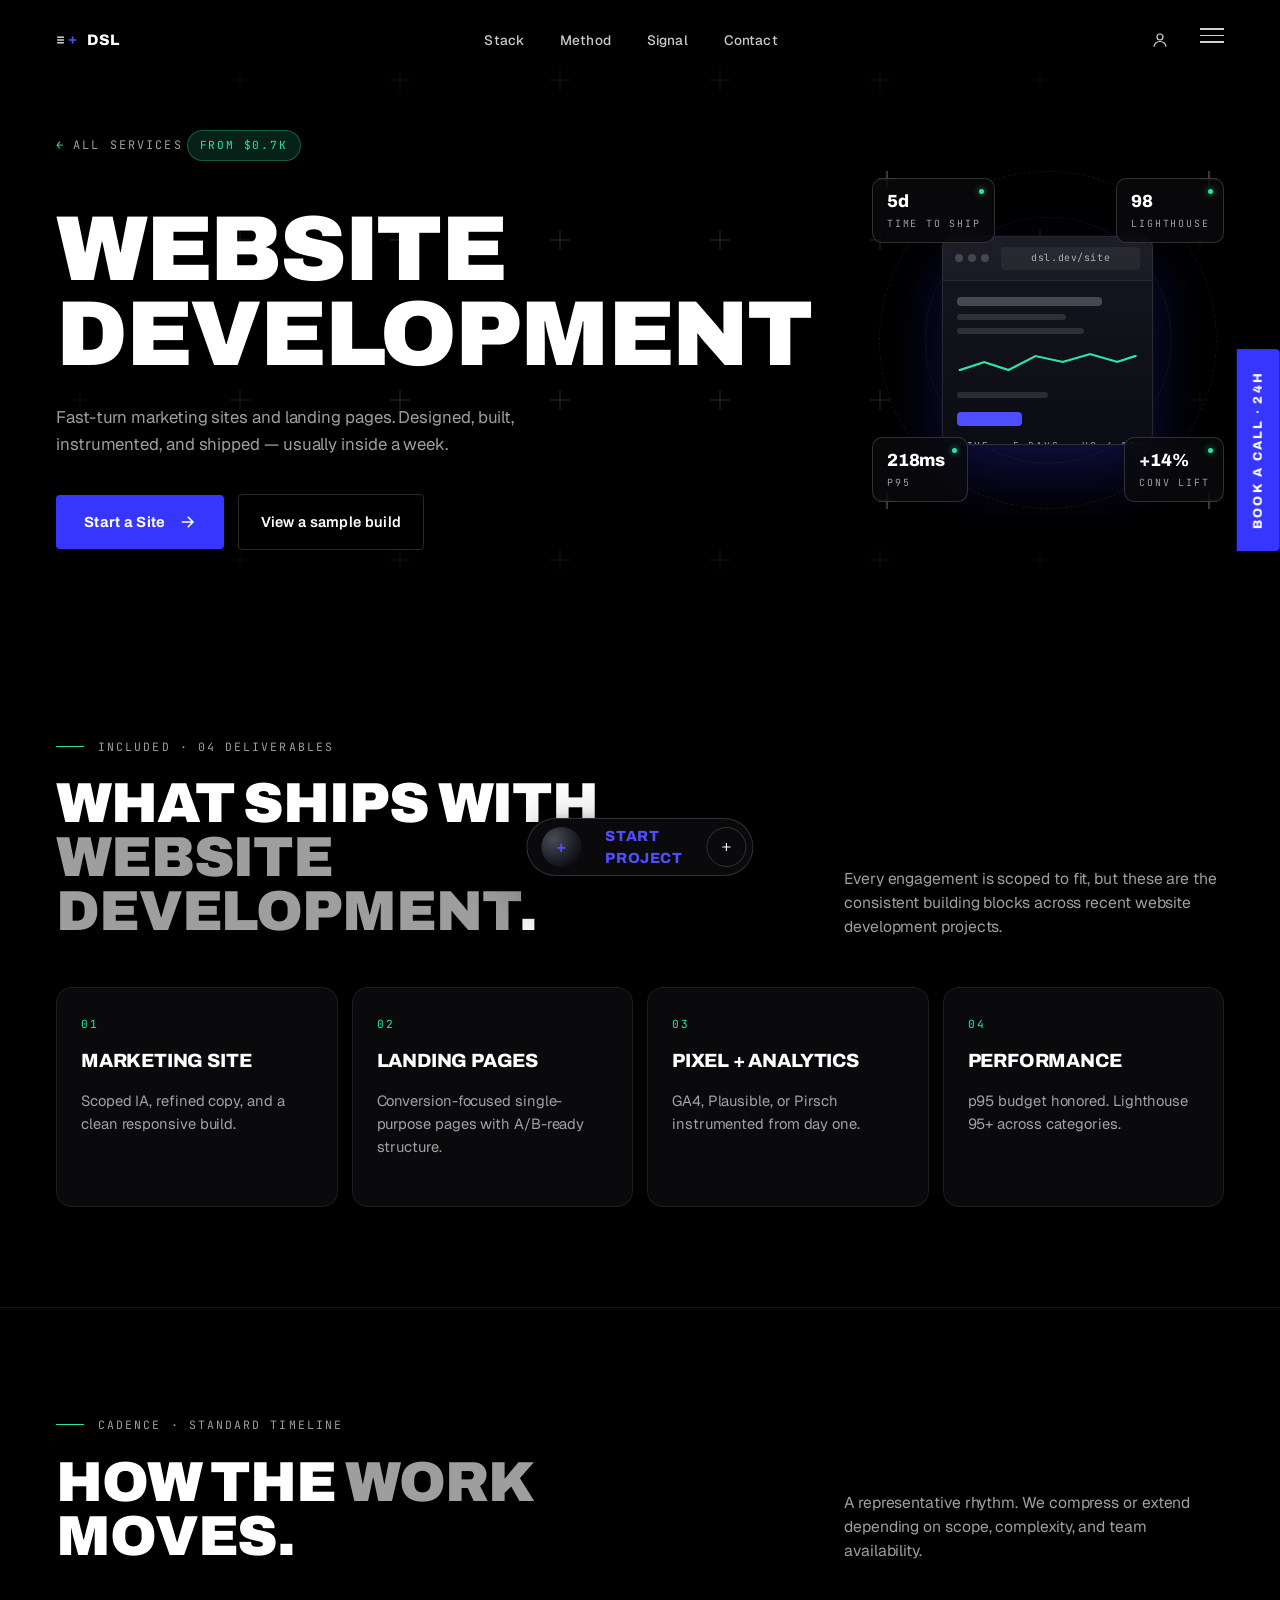
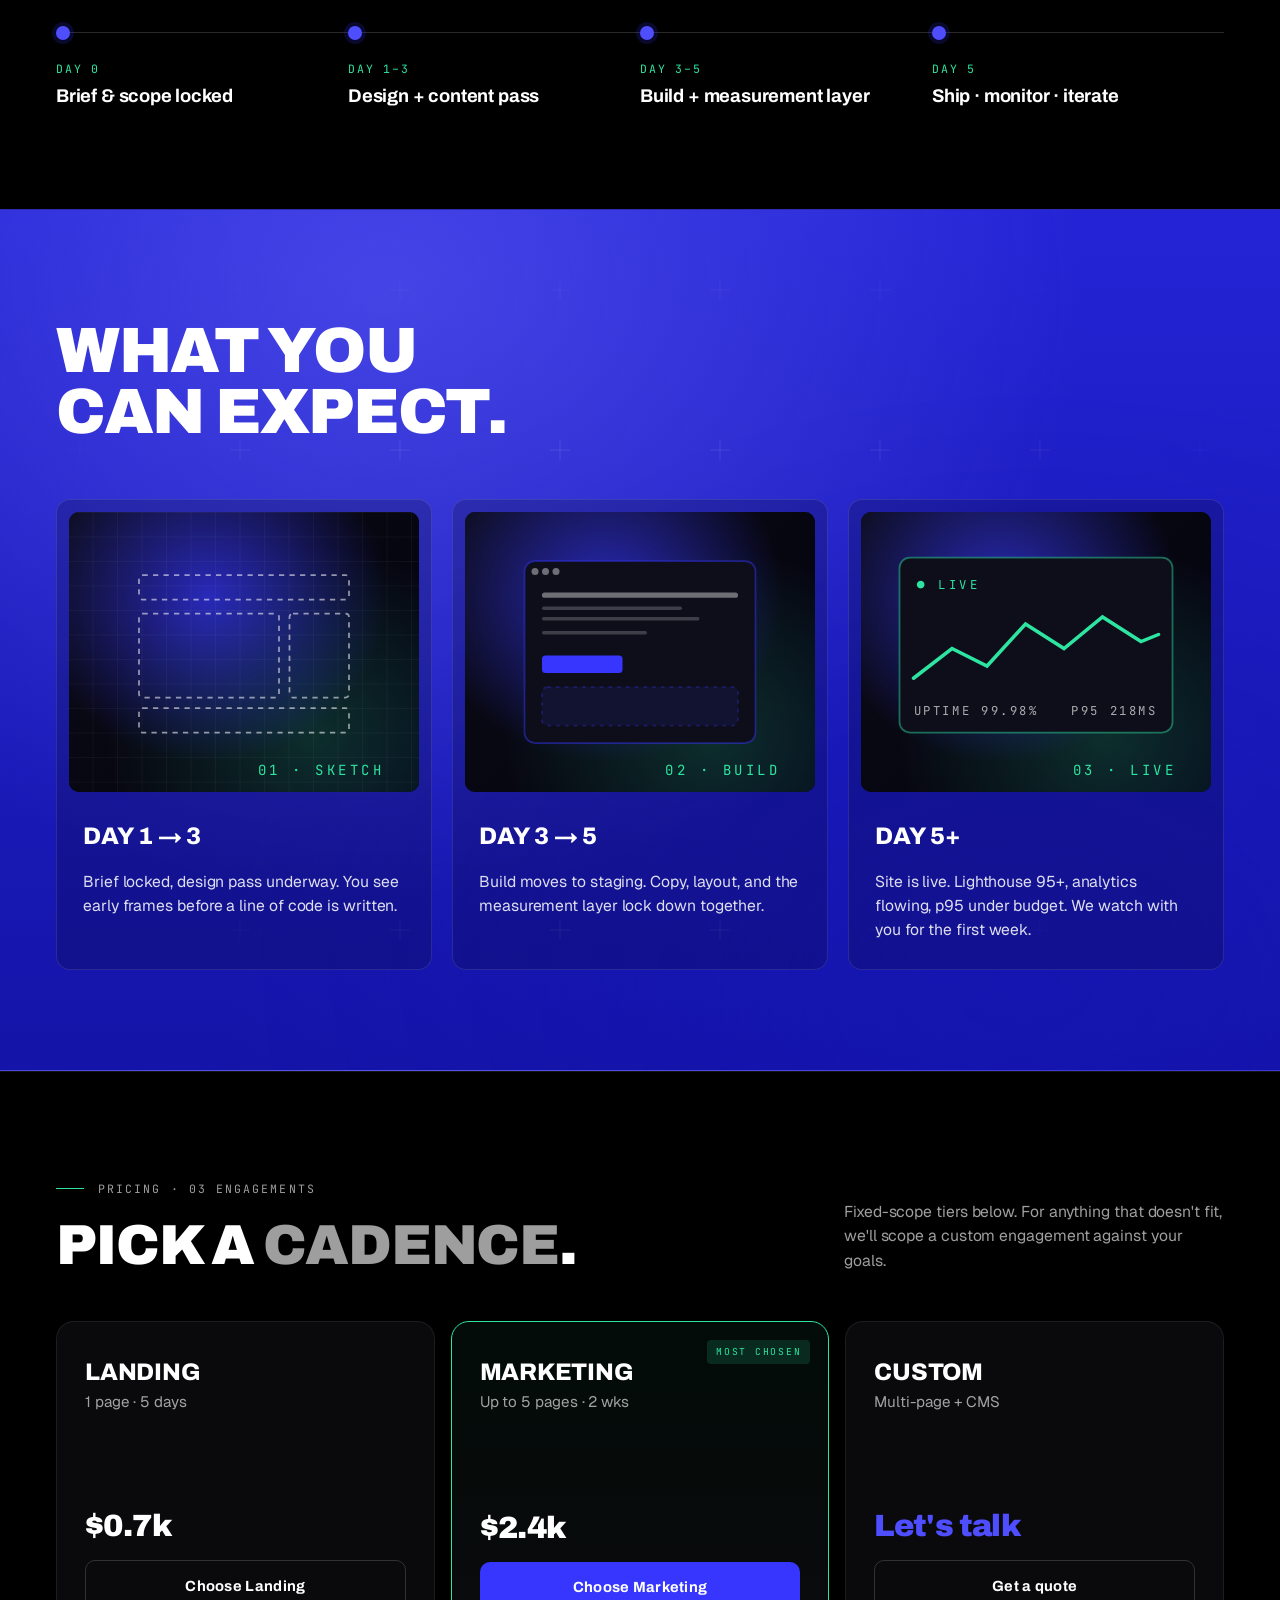
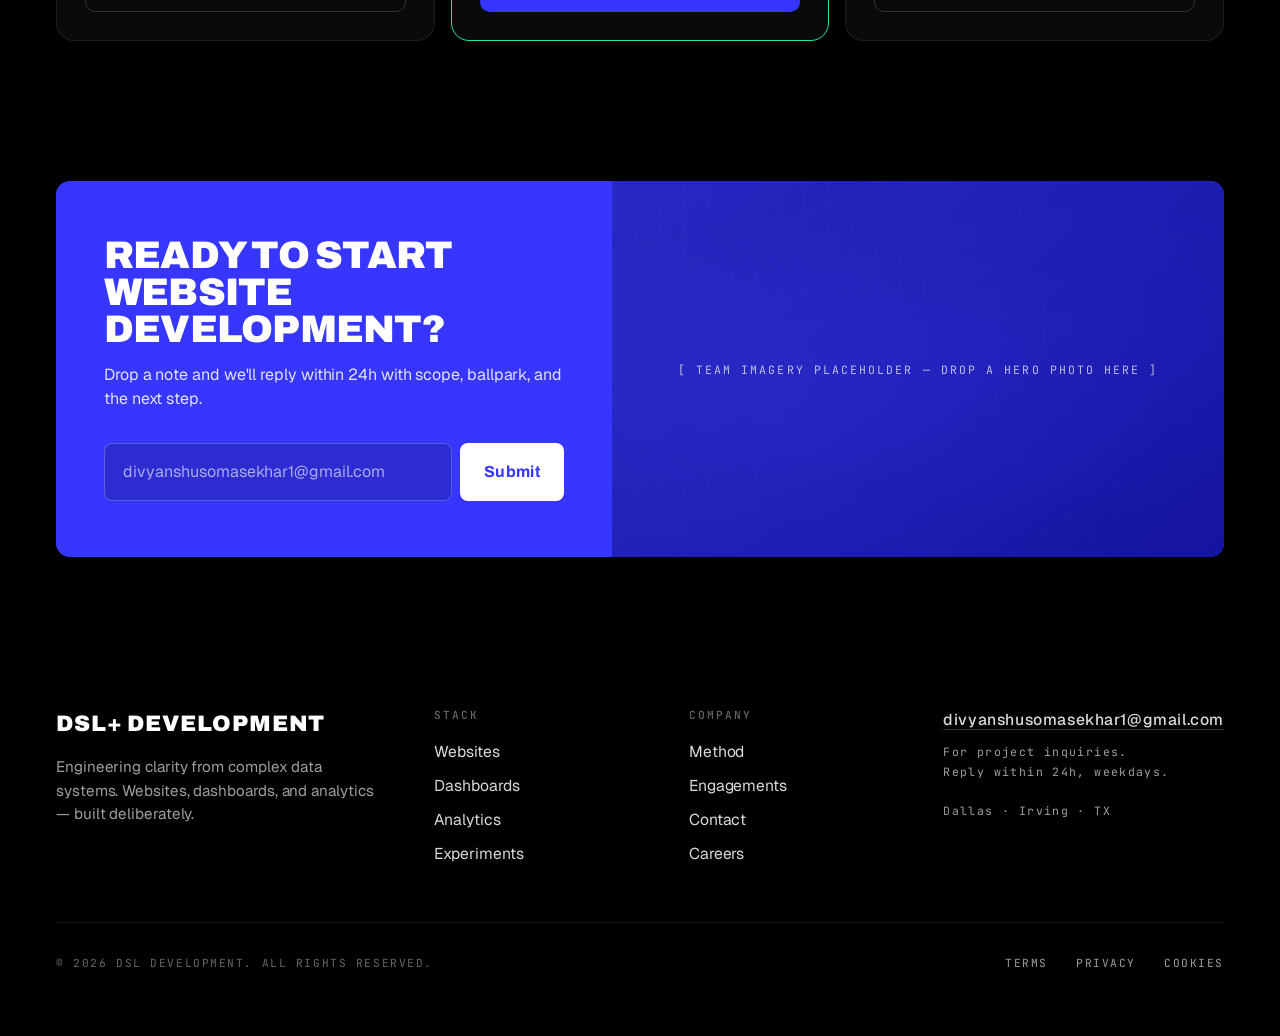
<file: services/website-development.html>
<!DOCTYPE html>
<html lang="en">
<head>
  <meta charset="UTF-8" />
  <meta name="viewport" content="width=device-width, initial-scale=1.0" />
  <title>Website Development — DSL Development</title>
  <link rel="preconnect" href="https://fonts.googleapis.com" />
  <link rel="preconnect" href="https://fonts.gstatic.com" crossorigin />
  <link href="https://fonts.googleapis.com/css2?family=Archivo:wght@400;500;600;700;800;900&family=Geist:wght@300;400;500;600;700&family=JetBrains+Mono:wght@400;500;600&display=swap" rel="stylesheet" />
  <link rel="stylesheet" href="../shared.css" />
  <style>
    .svc-hero { padding: 130px var(--pad) 80px; position: relative; overflow: hidden; }
    .svc-hero .crosshair-field { position: absolute; inset: 0; pointer-events: none; }
    .svc-hero-grid {
      max-width: var(--max); margin: 0 auto;
      display: grid; grid-template-columns: 1.1fr 1fr;
      gap: 60px; align-items: center;
      position: relative; z-index: 2;
    }
    .svc-hero-art {
      aspect-ratio: 1/1; max-width: 540px; width: 100%;
      margin-left: auto;
      position: relative;
      display: grid; place-items: center;
    }
    .orbit {
      position: absolute; left: 50%; top: 50%;
      transform: translate(-50%, -50%);
      border: 1px dashed rgba(255,255,255,0.08);
      border-radius: 50%;
      pointer-events: none;
    }
    .orbit-1 { width: 96%;  height: 96%; }
    .orbit-2 { width: 70%;  height: 70%; border-style: dotted; border-color: rgba(255,255,255,0.10); }
    .orbit-3 { width: 44%;  height: 44%; border-color: rgba(54,54,255,0.20); }
    .orbit-cross {
      position: absolute; width: 16px; height: 16px;
      color: rgba(255,255,255,0.45);
    }
    .orbit-cross::before, .orbit-cross::after {
      content: ""; position: absolute; background: currentColor;
    }
    .orbit-cross::before { left: 50%; top: 0; width: 1px; height: 100%; transform: translateX(-50%); }
    .orbit-cross::after  { top: 50%; left: 0; height: 1px; width: 100%; transform: translateY(-50%); }
    .orbit-cross.tl { top: 2%; left: 2%; }
    .orbit-cross.tr { top: 2%; right: 2%; }
    .orbit-cross.bl { bottom: 2%; left: 2%; }
    .orbit-cross.br { bottom: 2%; right: 2%; }

    /* Satellites */
    .sat {
      position: absolute;
      background: rgba(10,10,12,0.85);
      backdrop-filter: blur(8px);
      -webkit-backdrop-filter: blur(8px);
      border: 1px solid var(--line-2);
      border-radius: 10px;
      padding: 10px 14px;
      display: flex; flex-direction: column; gap: 2px;
      min-width: 96px;
      z-index: 3;
    }
    .sat .dot {
      position: absolute; top: 10px; right: 10px;
      width: 5px; height: 5px; border-radius: 50%;
      background: var(--mint);
      box-shadow: 0 0 6px rgba(45,229,161,0.8);
    }
    .sat .val {
      font-family: var(--display); font-weight: 800;
      font-size: 1.1rem; letter-spacing: -0.01em;
      color: var(--ink);
    }
    .sat .lbl {
      font-family: var(--mono); font-size: 0.62rem;
      letter-spacing: 0.18em; text-transform: uppercase;
      color: var(--muted);
    }
    .sat.nw { top: 4%;   left: 0; }
    .sat.ne { top: 4%;   right: 0; }
    .sat.sw { bottom: 4%; left: 0; }
    .sat.se { bottom: 4%; right: 0; }

    /* Browser rich */
    .art-browser-rich {
      width: 60%;
      background: linear-gradient(180deg, #161620 0%, #0c0c14 100%);
      border-radius: 12px;
      border: 1px solid rgba(255,255,255,0.10);
      box-shadow: 0 30px 60px rgba(54,54,255,0.25), 0 0 0 1px rgba(54,54,255,0.08);
      position: relative;
      z-index: 2;
      overflow: hidden;
    }
    .art-browser-bar {
      display: flex; align-items: center; gap: 12px;
      padding: 10px 12px;
      background: rgba(255,255,255,0.03);
      border-bottom: 1px solid rgba(255,255,255,0.06);
    }
    .art-browser-bar .dots { display: flex; gap: 5px; }
    .art-browser-bar .dots i {
      width: 8px; height: 8px; border-radius: 50%;
      background: rgba(255,255,255,0.18);
    }
    .art-browser-bar .url {
      flex: 1; background: rgba(255,255,255,0.05);
      border-radius: 4px;
      font-family: var(--mono); font-size: 0.62rem;
      color: var(--muted);
      padding: 4px 10px;
      text-align: center;
      letter-spacing: 0.06em;
    }
    .art-browser-body {
      padding: 16px 14px 18px;
      display: flex; flex-direction: column; gap: 8px;
    }
    .bb-row { height: 6px; border-radius: 4px; background: rgba(255,255,255,0.12); }
    .bb-row.a { width: 80%; height: 9px; background: rgba(255,255,255,0.22); }
    .bb-row.b { width: 60%; }
    .bb-row.c { width: 70%; }
    .bb-row.d { width: 50%; }
    .bb-spark { height: 30px; margin: 6px 0; }
    .bb-spark svg { width: 100%; height: 100%; }
    .bb-btn {
      width: 36%; height: 14px;
      background: var(--blue-hot);
      border-radius: 4px;
      margin-top: 6px;
    }
    .art-browser-stamp {
      padding: 0 14px 12px;
      font-family: var(--mono); font-size: 0.6rem;
      letter-spacing: 0.18em;
      color: var(--muted);
      text-transform: uppercase;
    }

    /* Vial big */
    .art-vial-big {
      width: 30%;
      aspect-ratio: 2/5;
      position: relative;
      filter: drop-shadow(0 30px 38px rgba(54,54,255,0.32));
      z-index: 2;
    }
    .art-vial-big .body {
      position: absolute; inset: 8% 0 0 0;
      background: linear-gradient(180deg, #c8caf2 0%, #8d91ff 35%, #5050ff 70%, #1b1bb0 100%);
      border-radius: 16% 16% 14% 14% / 4% 4% 3% 3%;
      box-shadow: inset -4px 0 8px rgba(0,0,0,0.35), inset 6px 0 6px rgba(255,255,255,0.22);
    }
    .art-vial-big .cap {
      position: absolute; top: 0; left: 24%; right: 24%; height: 14%;
      background: linear-gradient(180deg, #d4d6de 0%, #8a8d96 100%);
      border-radius: 4px 4px 2px 2px;
    }
    .art-vial-big .label {
      position: absolute; left: 50%; top: 52%; transform: translate(-50%, -50%);
      color: #fff;
      font-family: var(--display); font-weight: 800;
      font-size: clamp(1rem, 1.4vw, 1.4rem);
      letter-spacing: 0.04em;
    }
    .art-vial-big.green .body {
      background: linear-gradient(180deg, #c4f5dd 0%, #65e0a5 40%, #1eb37b 75%, #0a6a48 100%);
    }
    .art-vial-big.green .scribble {
      position: absolute; left: 12%; right: 12%; top: 44%;
      height: 18%; pointer-events: none;
    }
    .art-vial-big.green .scribble svg { width: 100%; height: 100%; }
    .art-vial-big.green .scribble path {
      fill: none; stroke: #000; stroke-width: 2.4; stroke-linecap: round;
    }

    /* Bars big */
    .art-bars-big {
      width: 60%;
      aspect-ratio: 5/4;
      background: linear-gradient(180deg, #0e0e16 0%, #050509 100%);
      border-radius: 12px;
      border: 1px solid rgba(54,54,255,0.45);
      box-shadow: 0 30px 60px rgba(54,54,255,0.25);
      padding: 16% 12% 12%;
      position: relative; z-index: 2;
      display: flex; flex-direction: column;
    }
    .art-bars-big .bars-grid {
      position: absolute; left: 12%; right: 12%; top: 16%; bottom: 18%;
      background:
        linear-gradient(180deg, rgba(255,255,255,0.05) 1px, transparent 1px) 0 0 / 100% 25%,
        linear-gradient(180deg, rgba(255,255,255,0.05) 1px, transparent 1px) 0 25% / 100% 25%,
        linear-gradient(180deg, rgba(255,255,255,0.05) 1px, transparent 1px) 0 50% / 100% 25%;
    }
    .art-bars-big .bars-row {
      flex: 1; display: flex; align-items: flex-end;
      gap: 8px;
      position: relative; z-index: 1;
    }
    .art-bars-big .bars-row b {
      flex: 1; display: block;
      background: linear-gradient(180deg, #4040ff, #2020c8);
      border-radius: 3px 3px 0 0;
    }
    .art-bars-big .bars-row b.m { background: linear-gradient(180deg, #4be8a8, #1cb47a); }
    .art-bars-big .bars-row b.v { background: linear-gradient(180deg, #b9b3ff, #6d65d6); }
    .art-bars-big .bars-row b.w { background: linear-gradient(180deg, #f4f4f8, #b8b8c4); }
    .art-bars-big .bars-axis {
      display: flex; justify-content: space-between;
      margin-top: 10px;
      font-family: var(--mono); font-size: 0.58rem;
      letter-spacing: 0.16em; text-transform: uppercase;
      color: var(--muted);
    }

    /* Target big */
    .art-target-big {
      width: 60%;
      aspect-ratio: 1/1;
      position: relative;
      z-index: 2;
      display: grid; place-items: center;
    }
    .art-target-big svg { width: 100%; height: 100%; overflow: visible; }
    .art-target-big .crisp { stroke: var(--blue-hot); fill: none; stroke-width: 2.2; }
    .art-target-big .dashed { stroke: var(--mint); stroke-dasharray: 4 6; fill: none; stroke-width: 1.6; }
    .art-target-big .core { fill: #fff; }
    .art-target-big .tick { stroke: rgba(255,255,255,0.7); stroke-width: 1.4; }
    .art-target-big .scan-ring {
      position: absolute; inset: 14%;
      border: 1px solid var(--mint);
      border-radius: 50%;
      opacity: 0;
      animation: scanPulse 2.4s ease-out infinite;
    }
    @keyframes scanPulse {
      0%   { transform: scale(0.4); opacity: 0.8; }
      100% { transform: scale(1.4); opacity: 0; }
    }

    /* Flow big */
    .art-flow-big {
      width: 76%;
      position: relative; z-index: 2;
      padding: 30px 18px;
      background: linear-gradient(180deg, #0e0e16 0%, #050509 100%);
      border-radius: 14px;
      border: 1px solid var(--line-2);
      box-shadow: 0 30px 60px rgba(54,54,255,0.18);
    }
    .art-flow-big .tag {
      display: block;
      font-family: var(--mono); font-size: 0.72rem;
      color: var(--muted);
      margin-bottom: 16px;
      text-align: center;
      letter-spacing: 0.04em;
    }
    .art-flow-big svg { width: 100%; height: 110px; }
    .art-flow-big .blue-line { fill: none; stroke: var(--blue-hot); stroke-width: 3; stroke-linecap: round; }
    .art-flow-big .mint-line { fill: none; stroke: var(--mint); stroke-width: 3; stroke-linecap: round; }
    .art-flow-big .node { fill: #fff; }
    .art-flow-big .ping {
      fill: var(--mint);
      animation: flowPing 2.2s ease-in-out infinite;
      transform-origin: 110px 58px;
    }
    @keyframes flowPing {
      0%, 100% { transform: scale(0.8); opacity: 0.6; }
      50%      { transform: scale(1.6); opacity: 1; }
    }
    .art-flow-big .flow-tags {
      display: flex; justify-content: space-between;
      margin-top: 18px;
      font-family: var(--mono); font-size: 0.62rem;
      letter-spacing: 0.18em; text-transform: uppercase;
      color: var(--muted);
    }
    .art-flow-big .flow-tags span:nth-child(2) { color: var(--mint); }

    /* List big */
    .art-list-big {
      width: 64%;
      background: linear-gradient(180deg, #14141a 0%, #0a0a10 100%);
      border-radius: 14px;
      border: 1px solid var(--line-2);
      padding: 18px;
      box-shadow: 0 28px 60px rgba(0,0,0,0.5);
      position: relative; z-index: 2;
      display: flex; flex-direction: column;
      gap: 10px;
    }
    .art-list-big .lh {
      font-family: var(--mono); font-size: 0.62rem;
      letter-spacing: 0.2em; text-transform: uppercase;
      color: var(--muted);
      margin-bottom: 6px;
      padding-bottom: 8px;
      border-bottom: 1px solid var(--line);
    }
    .art-list-big .row { display: flex; align-items: center; gap: 12px; }
    .art-list-big .row i {
      width: 12px; height: 12px; border-radius: 50%;
      flex-shrink: 0;
    }
    .art-list-big .row i.m { background: var(--mint); }
    .art-list-big .row i.b { background: var(--blue-hot); }
    .art-list-big .row i.g { background: rgba(255,255,255,0.22); }
    .art-list-big .row span {
      flex: 1; height: 6px;
      background: rgba(255,255,255,0.14);
      border-radius: 4px;
    }
    .art-list-big .row span.s2 { width: 70%; flex: 0 1 70%; }
    .art-list-big .row span.s3 { width: 50%; flex: 0 1 50%; }
    .art-list-big .row em {
      font-style: normal;
      font-family: var(--mono); font-size: 0.56rem;
      letter-spacing: 0.18em;
      color: var(--muted-2);
    }
    .art-list-big .row.done em { color: var(--mint); }

    .crumb {
      display: inline-flex; align-items: center; gap: 8px;
      font-family: var(--mono); font-size: 0.74rem;
      letter-spacing: 0.18em; text-transform: uppercase;
      color: var(--muted);
      margin-bottom: 32px;
      transition: color 0.15s;
    }
    .crumb:hover { color: var(--mint); }
    .crumb::before { content: "←"; color: var(--mint); }

    .deliverables { padding: 100px var(--pad); }
    .deliv-grid {
      max-width: var(--max); margin: 0 auto;
      display: grid; grid-template-columns: repeat(4, 1fr); gap: 14px;
    }
    .deliv {
      background: var(--bg-card);
      border: 1px solid var(--line);
      border-radius: 16px;
      padding: 28px 24px;
      min-height: 220px;
      display: flex; flex-direction: column; gap: 14px;
      transition: border-color 0.3s, background 0.3s;
    }
    .deliv:hover { border-color: rgba(54,54,255,0.4); background: var(--bg-card-2); }
    .deliv-num { font-family: var(--mono); font-size: 0.7rem; letter-spacing: 0.18em; color: var(--mint); }
    .deliv-name {
      font-family: var(--display); font-weight: 800;
      font-size: 1.2rem; letter-spacing: -0.01em;
      text-transform: uppercase;
    }
    .deliv-desc { color: var(--muted); font-size: 0.92rem; line-height: 1.55; }

    .timeline { padding: 100px var(--pad); border-top: 1px solid var(--line); }
    .timeline-grid {
      max-width: var(--max); margin: 40px auto 0;
      display: grid; grid-template-columns: repeat(4, 1fr);
      gap: 0; position: relative;
    }
    .timeline-grid::before {
      content: ""; position: absolute;
      left: 0; right: 0; top: 28px; height: 1px;
      background: var(--line-2);
    }
    .step { padding-top: 56px; position: relative; padding-right: 20px; }
    .step::before {
      content: ""; position: absolute;
      left: 0; top: 22px; width: 14px; height: 14px;
      background: var(--blue-hot);
      border-radius: 50%;
      box-shadow: 0 0 0 4px rgba(54,54,255,0.18);
    }
    .step .when { font-family: var(--mono); font-size: 0.72rem; letter-spacing: 0.16em; text-transform: uppercase; color: var(--mint); margin-bottom: 8px; }
    .step .what { font-family: var(--display); font-weight: 700; font-size: 1.15rem; letter-spacing: -0.01em; line-height: 1.3; }

    /* Pricing section */
    .svc-pricing { padding: 100px var(--pad); border-top: 1px solid var(--line); }
    .svc-pricing-grid {
      max-width: var(--max); margin: 0 auto;
      display: grid; grid-template-columns: repeat(3, 1fr);
      gap: 16px;
    }
    .svc-plan {
      background: var(--bg-card);
      border: 1px solid var(--line);
      border-radius: 18px;
      padding: 32px 28px 28px;
      position: relative;
      display: flex; flex-direction: column;
      gap: 18px;
      min-height: 320px;
      transition: border-color 0.3s, background 0.3s, transform 0.3s;
    }
    .svc-plan:hover { border-color: rgba(54,54,255,0.4); background: var(--bg-card-2); }
    .svc-plan.best {
      border-color: var(--mint);
      background: linear-gradient(180deg, rgba(45,229,161,0.05) 0%, var(--bg-card) 100%);
    }
    .svc-plan-tag {
      position: absolute; top: 18px; right: 18px;
      background: var(--mint-soft);
      color: var(--mint);
      font-family: var(--mono); font-size: 0.6rem;
      letter-spacing: 0.18em; text-transform: uppercase;
      padding: 5px 9px;
      border-radius: 4px;
    }
    .svc-plan-name {
      font-family: var(--display); font-weight: 800;
      font-size: 1.5rem; letter-spacing: -0.01em;
      text-transform: uppercase;
    }
    .svc-plan-desc {
      color: var(--muted); font-size: 0.95rem;
      line-height: 1.55;
    }
    .svc-plan-price {
      font-family: var(--display); font-weight: 900;
      font-size: clamp(1.8rem, 2.4vw, 2.3rem);
      letter-spacing: -0.02em;
      line-height: 1;
      margin-top: auto;
    }
    .svc-plan-price.talk { color: var(--blue-hot); }
    .svc-plan-cta {
      display: block;
      width: 100%;
      background: var(--blue);
      color: #fff;
      font-family: var(--display); font-weight: 700;
      font-size: 0.92rem; letter-spacing: 0.02em;
      padding: 14px 16px;
      border-radius: 10px;
      text-align: center;
      transition: background 0.2s;
    }
    .svc-plan-cta:hover { background: var(--blue-hot); }
    .svc-plan-cta.ghost {
      background: transparent;
      border: 1px solid var(--line-2);
    }
    .svc-plan-cta.ghost:hover { background: rgba(255,255,255,0.04); border-color: var(--mint); }
    .svc-plan-feats {
      list-style: none;
      display: flex; flex-direction: column;
      gap: 8px;
      font-size: 0.92rem;
      color: var(--ink);
    }
    .svc-plan-feats li {
      display: flex; gap: 10px; align-items: flex-start;
      line-height: 1.45;
    }
    .svc-plan-feats li::before {
      content: "+"; color: var(--mint); flex-shrink: 0;
      font-family: var(--display); font-weight: 800;
      font-size: 0.9rem;
    }

    @media (max-width: 1100px) {
      .svc-hero-grid { grid-template-columns: 1fr; gap: 50px; }
      .svc-hero-art { margin: 0 auto; max-width: 460px; }
      .deliv-grid { grid-template-columns: repeat(2, 1fr); }
      .timeline-grid { grid-template-columns: 1fr 1fr; gap: 28px 0; }
      .timeline-grid::before { display: none; }
      .step { padding-top: 0; padding-left: 26px; }
      .step::before { top: 4px; left: 0; }
      .svc-pricing-grid { grid-template-columns: 1fr; }
      .sat { padding: 8px 11px; min-width: 80px; }
      .sat .val { font-size: 0.95rem; }
    }
    @media (max-width: 560px) {
      .deliv-grid, .timeline-grid { grid-template-columns: 1fr; }
    }


    /* ============== HERO ART ANIMATIONS ============== */
    @keyframes orbit-spin { to { transform: translate(-50%, -50%) rotate(360deg); } }
    @keyframes sat-bob {
      0%, 100% { transform: translateY(0); }
      50%      { transform: translateY(-6px); }
    }
    @keyframes sat-dot {
      0%, 100% { box-shadow: 0 0 4px rgba(45,229,161,0.5); transform: scale(1); }
      50%      { box-shadow: 0 0 12px rgba(45,229,161,1); transform: scale(1.2); }
    }
    @keyframes draw-line {
      0%   { stroke-dashoffset: 400; }
      55%  { stroke-dashoffset: 0; }
      100% { stroke-dashoffset: 0; }
    }
    @keyframes vial-breath {
      0%, 100% { transform: translateY(0); filter: drop-shadow(0 30px 38px rgba(54,54,255,0.32)); }
      50%      { transform: translateY(-6px); filter: drop-shadow(0 40px 50px rgba(54,54,255,0.46)); }
    }
    @keyframes bar-grow {
      from { transform: scaleY(0); }
      to   { transform: scaleY(1); }
    }
    @keyframes target-spin { to { transform: rotate(360deg); } }
    @keyframes flow-pulse {
      0%, 100% { stroke-dashoffset: 0; opacity: 0.9; }
      50%      { stroke-dashoffset: 80; opacity: 1; }
    }
    @keyframes flow-travel {
      0%   { offset-distance: 0%; opacity: 1; }
      100% { offset-distance: 100%; opacity: 1; }
    }
    @keyframes list-fade {
      from { opacity: 0; transform: translateX(-12px); }
      to   { opacity: 1; transform: none; }
    }
    @keyframes pulse-wip {
      0%, 100% { opacity: 1; }
      50%      { opacity: 0.4; }
    }
    @keyframes art-enter {
      from { opacity: 0; transform: translateY(20px) scale(0.96); }
      to   { opacity: 1; transform: none; }
    }

    /* container entrance */
    .svc-hero-art { animation: art-enter 0.9s cubic-bezier(.2,.8,.2,1) both; }

    /* orbits rotate at varying speeds */
    .orbit-1 { animation: orbit-spin 110s linear infinite; }
    .orbit-2 { animation: orbit-spin 70s  linear infinite reverse; }
    .orbit-3 { animation: orbit-spin 40s  linear infinite; }

    /* satellites float + pulse */
    .sat { animation: sat-bob 5s ease-in-out infinite; }
    .sat.nw { animation-delay: 0s;   }
    .sat.ne { animation-delay: 0.6s; }
    .sat.se { animation-delay: 1.2s; }
    .sat.sw { animation-delay: 1.8s; }
    .sat .dot { animation: sat-dot 2.4s ease-in-out infinite; }
    .sat.ne .dot { animation-delay: 0.3s; }
    .sat.se .dot { animation-delay: 0.6s; }
    .sat.sw .dot { animation-delay: 0.9s; }

    /* Browser sparkline draws */
    .bb-spark svg path {
      stroke-dasharray: 400;
      animation: draw-line 4s ease-in-out infinite;
    }
    .art-browser-rich { animation: art-enter 1s cubic-bezier(.2,.8,.2,1) 0.1s both; }

    /* Vial breath */
    .art-vial-big { animation: vial-breath 5s ease-in-out infinite; }

    /* Vial green scribble */
    .art-vial-big.green .scribble path {
      stroke-dasharray: 200;
      animation: draw-line 5s ease-in-out infinite;
    }

    /* Bars stagger grow */
    .art-bars-big .bars-row b {
      transform-origin: bottom;
      animation: bar-grow 1.1s cubic-bezier(.2,.8,.2,1) both;
    }
    .art-bars-big .bars-row b:nth-child(1) { animation-delay: 0.10s; }
    .art-bars-big .bars-row b:nth-child(2) { animation-delay: 0.18s; }
    .art-bars-big .bars-row b:nth-child(3) { animation-delay: 0.26s; }
    .art-bars-big .bars-row b:nth-child(4) { animation-delay: 0.34s; }
    .art-bars-big .bars-row b:nth-child(5) { animation-delay: 0.42s; }
    .art-bars-big .bars-row b:nth-child(6) { animation-delay: 0.50s; }

    /* Target spin */
    .art-target-big svg {
      animation: target-spin 60s linear infinite;
      transform-origin: 50% 50%;
    }
    .art-target-big svg .core { animation: sat-dot 2s ease-in-out infinite; transform-origin: center; }

    /* Flow line shimmer + traveling ping along the path */
    .art-flow-big .blue-line {
      stroke-dasharray: 4 6;
      animation: flow-pulse 3s linear infinite;
    }
    .art-flow-big .mint-line {
      stroke-dasharray: 4 6;
      animation: flow-pulse 3s linear infinite reverse;
    }
    .art-flow-big .ping {
      offset-path: path("M10,50 Q60,4 110,50 T210,50");
      animation: flow-travel 3.4s linear infinite;
    }

    /* List rows fade-in stagger + WIP row pulse */
    .art-list-big .row { animation: list-fade 0.7s cubic-bezier(.2,.8,.2,1) both; }
    .art-list-big .row:nth-of-type(1) { animation-delay: 0.20s; }
    .art-list-big .row:nth-of-type(2) { animation-delay: 0.32s; }
    .art-list-big .row:nth-of-type(3) { animation-delay: 0.44s; }
    .art-list-big .row:nth-of-type(4) { animation-delay: 0.56s; }
    .art-list-big .row:nth-of-type(5) { animation-delay: 0.68s; }
    .art-list-big .row:not(.done) i.b { animation: pulse-wip 1.6s ease-in-out infinite; }

    /* prefers-reduced-motion */
    @media (prefers-reduced-motion: reduce) {
      .orbit-1, .orbit-2, .orbit-3,
      .sat, .sat .dot,
      .bb-spark svg path,
      .art-vial-big, .art-vial-big.green .scribble path,
      .art-bars-big .bars-row b,
      .art-target-big svg, .art-target-big svg .core,
      .art-flow-big .blue-line, .art-flow-big .mint-line, .art-flow-big .ping,
      .art-list-big .row, .art-list-big .row:not(.done) i.b,
      .svc-hero-art, .art-browser-rich {
        animation: none !important;
      }
    }



    /* ============== WHAT YOU CAN EXPECT BAND ============== */
    .expect {
      padding: 110px var(--pad) 100px;
      background:
        radial-gradient(ellipse at 30% 10%, rgba(110,110,255,0.45), transparent 55%),
        radial-gradient(ellipse at 80% 90%, rgba(20,20,180,0.55), transparent 55%),
        linear-gradient(180deg, #2424d6 0%, #1414a8 100%);
      border-top: 1px solid rgba(255,255,255,0.10);
      border-bottom: 1px solid rgba(255,255,255,0.10);
      position: relative;
      overflow: hidden;
    }
    .expect::before {
      content: ""; position: absolute; inset: 0;
      background-image:
        url("data:image/svg+xml;utf8,<svg xmlns='http://www.w3.org/2000/svg' width='160' height='160' viewBox='0 0 160 160'><g fill='none' stroke='rgba(255,255,255,0.10)' stroke-width='1'><path d='M80 70 v20 M70 80 h20'/></g></svg>");
      background-size: 160px 160px;
      mask-image: radial-gradient(ellipse at center, rgba(0,0,0,1) 35%, rgba(0,0,0,0) 80%);
      -webkit-mask-image: radial-gradient(ellipse at center, rgba(0,0,0,1) 35%, rgba(0,0,0,0) 80%);
      pointer-events: none;
    }
    .expect-inner {
      max-width: var(--max);
      margin: 0 auto;
      position: relative; z-index: 1;
    }
    .expect-title {
      font-family: var(--display);
      font-weight: 900;
      font-size: clamp(2.6rem, 5vw, 4.4rem);
      line-height: 0.96;
      letter-spacing: -0.02em;
      text-transform: uppercase;
      color: #fff;
      margin-bottom: 56px;
      max-width: 760px;
    }
    .expect-grid {
      display: grid;
      grid-template-columns: repeat(3, 1fr);
      gap: 20px;
    }
    .expect-card {
      background: rgba(0,0,0,0.18);
      border: 1px solid rgba(255,255,255,0.10);
      border-radius: 14px;
      overflow: hidden;
      padding: 12px;
      display: flex; flex-direction: column;
      transition: background 0.25s, border-color 0.25s, transform 0.25s;
    }
    .expect-card:hover {
      background: rgba(0,0,0,0.28);
      border-color: rgba(255,255,255,0.22);
      transform: translateY(-3px);
    }
    .expect-thumb {
      width: 100%;
      aspect-ratio: 5/4;
      border-radius: 10px;
      position: relative;
      overflow: hidden;
      background: #0a0a18;
      margin-bottom: 22px;
    }
    .expect-thumb::before {
      content: "";
      position: absolute; inset: 0;
      background:
        radial-gradient(ellipse at 40% 30%, rgba(54,54,255,0.7), transparent 60%),
        radial-gradient(ellipse at 70% 80%, rgba(45,229,161,0.18), transparent 60%),
        linear-gradient(135deg, #0c0c18 0%, #060611 60%, #050518 100%);
    }
    .expect-thumb::after {
      content: "DROP IMAGE";
      position: absolute;
      left: 12px; bottom: 10px;
      font-family: var(--mono);
      font-size: 0.58rem;
      letter-spacing: 0.22em;
      color: rgba(255,255,255,0.45);
      text-transform: uppercase;
    }
    .expect-thumb .thumb-grid {
      position: absolute; inset: 0;
      background:
        repeating-linear-gradient(90deg, rgba(255,255,255,0.04) 0 1px, transparent 1px 22px),
        repeating-linear-gradient(0deg,  rgba(255,255,255,0.04) 0 1px, transparent 1px 22px);
    }
    .expect-thumb .thumb-cross {
      position: absolute;
      width: 14px; height: 14px;
      color: rgba(255,255,255,0.5);
    }
    .expect-thumb .thumb-cross::before,
    .expect-thumb .thumb-cross::after {
      content: ""; position: absolute; background: currentColor;
    }
    .expect-thumb .thumb-cross::before { left: 50%; top: 0; width: 1px; height: 100%; transform: translateX(-50%); }
    .expect-thumb .thumb-cross::after  { top: 50%; left: 0; height: 1px; width: 100%; transform: translateY(-50%); }
    .expect-thumb .thumb-cross.tl { top: 8px; left: 8px; }
    .expect-thumb .thumb-cross.tr { top: 8px; right: 8px; }
    .expect-thumb .thumb-cross.bl { bottom: 8px; left: 8px; }
    .expect-thumb .thumb-cross.br { bottom: 8px; right: 8px; }

    .expect-phase {
      padding: 4px 14px 16px;
      font-family: var(--display);
      font-weight: 800;
      font-size: 1.5rem;
      letter-spacing: -0.01em;
      text-transform: uppercase;
      color: #fff;
    }
    .expect-body {
      padding: 0 14px 14px;
      color: rgba(255,255,255,0.86);
      font-size: 0.98rem;
      line-height: 1.55;
    }

    @media (max-width: 900px) {
      .expect-grid { grid-template-columns: 1fr; }
      .expect-title { font-size: clamp(2rem, 7vw, 3rem); margin-bottom: 36px; }
    }



    /* Real thumb illustrations */
    .expect-thumb .thumb-art {
      position: absolute; inset: 0;
      width: 100%; height: 100%;
      z-index: 1;
    }
    .expect-thumb .thumb-art svg {
      width: 100%; height: 100%;
      display: block;
    }
    .expect-thumb::after { display: none; }   /* hide "DROP IMAGE" label */

  </style>
</head>
<body>

  <header class="nav" id="nav">
    <a href="../index.html" class="brand">
      <span class="brand-mark"></span>
      <span>DSL</span>
    </a>
    <nav class="nav-links">
      <a href="../index.html#stack">Stack</a>
      <a href="../index.html#method">Method</a>
      <a href="../index.html#signal">Signal</a>
      <a href="../index.html#contact">Contact</a>
    </nav>
    <div class="nav-tools">
      <button class="icon-btn" aria-label="Account">
        <svg viewBox="0 0 24 24" fill="none" stroke="currentColor" stroke-width="1.6"><circle cx="12" cy="8" r="4"/><path d="M4 21c0-4 4-7 8-7s8 3 8 7"/></svg>
      </button>
      <button class="icon-btn menu-btn" aria-label="Menu" id="menu-toggle">
        <span></span><span></span><span></span>
      </button>
    </div>
  </header>

  <a href="../index.html#contact" class="side-tab">Book A Call · 24H</a>

  <a href="../index.html#contact" class="float-cta" aria-label="Start a project">
    <span class="float-cta-thumb"></span>
    <span class="float-cta-label">Start<br/>Project</span>
    <span class="float-cta-plus">
      <svg viewBox="0 0 24 24" fill="none" stroke="currentColor" stroke-width="2"><path d="M12 5v14M5 12h14"/></svg>
    </span>
  </a>

  <main>

    <section class="svc-hero">
      <div class="crosshair-field"></div>
      <div class="svc-hero-grid">
        <div>
          <a class="crumb" href="../index.html#stack">All Services</a>
          <span class="svc-chip" style="display:inline-block; margin-bottom: 28px;">From $0.7k</span>
          <h1 class="hero-title" style="margin-top: 18px;">Website<br/>Development</h1>
          <p class="hero-lead">Fast-turn marketing sites and landing pages. Designed, built, instrumented, and shipped — usually inside a week.</p>
          <div class="hero-ctas">
            <a class="btn-primary" href="../index.html#contact">
              Start a Site
              <svg viewBox="0 0 24 24" fill="none" stroke="currentColor" stroke-width="2"><path d="M5 12h14M13 5l7 7-7 7"/></svg>
            </a>
            <a class="btn-ghost" href="../index.html#method">View a sample build</a>
          </div>
        </div>
        <div class="svc-hero-art">
          
      
    <div class="orbit orbit-1"></div>
    <div class="orbit orbit-2"></div>
    <div class="orbit orbit-3"></div>
    <div class="orbit-cross tl"></div>
    <div class="orbit-cross tr"></div>
    <div class="orbit-cross bl"></div>
    <div class="orbit-cross br"></div>
  
      <div class="art-browser-rich">
        <div class="art-browser-bar">
          <div class="dots"><i></i><i></i><i></i></div>
          <div class="url">dsl.dev/site</div>
        </div>
        <div class="art-browser-body">
          <div class="bb-row a"></div>
          <div class="bb-row b"></div>
          <div class="bb-row c"></div>
          <div class="bb-spark">
            <svg viewBox="0 0 120 30" preserveAspectRatio="none">
              <path d="M2 22 L18 14 L34 22 L52 8 L70 14 L88 6 L106 14 L118 8" stroke="var(--mint)" stroke-width="2" fill="none" stroke-linecap="round"/>
            </svg>
          </div>
          <div class="bb-row d"></div>
          <div class="bb-btn"></div>
        </div>
        <div class="art-browser-stamp">Live · 5 days · v0.4.12</div>
      </div>
      <div class="sat nw"><span class="dot"></span><span class="val">5d</span><span class="lbl">Time to ship</span></div>
      <div class="sat ne"><span class="dot"></span><span class="val">98</span><span class="lbl">Lighthouse</span></div>
      <div class="sat se"><span class="dot"></span><span class="val">+14%</span><span class="lbl">Conv lift</span></div>
      <div class="sat sw"><span class="dot"></span><span class="val">218ms</span><span class="lbl">p95</span></div>
    
        </div>
      </div>
    </section>

    <section class="deliverables">
      <div class="section-head">
        <div class="left">
          <div class="eyebrow">Included · 04 Deliverables</div>
          <h2 class="section-title">What ships with <span class="mute">website development</span>.</h2>
        </div>
        <p class="section-sub">
          Every engagement is scoped to fit, but these are the consistent building blocks across recent website development projects.
        </p>
      </div>
      <div class="deliv-grid">
        <div class="deliv">
          <div class="deliv-num">01</div>
          <div class="deliv-name">Marketing site</div>
          <div class="deliv-desc">Scoped IA, refined copy, and a clean responsive build.</div>
        </div>
        <div class="deliv">
          <div class="deliv-num">02</div>
          <div class="deliv-name">Landing pages</div>
          <div class="deliv-desc">Conversion-focused single-purpose pages with A/B-ready structure.</div>
        </div>
        <div class="deliv">
          <div class="deliv-num">03</div>
          <div class="deliv-name">Pixel + analytics</div>
          <div class="deliv-desc">GA4, Plausible, or Pirsch instrumented from day one.</div>
        </div>
        <div class="deliv">
          <div class="deliv-num">04</div>
          <div class="deliv-name">Performance</div>
          <div class="deliv-desc">p95 budget honored. Lighthouse 95+ across categories.</div>
        </div>
      </div>
    </section>

    <section class="timeline">
      <div class="section-head" style="margin-bottom: 0;">
        <div class="left">
          <div class="eyebrow">Cadence · Standard timeline</div>
          <h2 class="section-title">How the <span class="mute">work</span> moves.</h2>
        </div>
        <p class="section-sub">
          A representative rhythm. We compress or extend depending on scope, complexity, and team availability.
        </p>
      </div>
      <div class="timeline-grid">
        <div class="step">
          <div class="when">Day 0</div>
          <div class="what">Brief & scope locked</div>
        </div>
        <div class="step">
          <div class="when">Day 1–3</div>
          <div class="what">Design + content pass</div>
        </div>
        <div class="step">
          <div class="when">Day 3–5</div>
          <div class="what">Build + measurement layer</div>
        </div>
        <div class="step">
          <div class="when">Day 5</div>
          <div class="what">Ship · monitor · iterate</div>
        </div>
      </div>
    </section>



    <section class="expect">
      <div class="expect-inner">
        <h2 class="expect-title">What you<br/>can expect.</h2>
        <div class="expect-grid">
          <div class="expect-card">
            <div class="expect-thumb"><div class="thumb-art"><svg viewBox="0 0 200 160" preserveAspectRatio="xMidYMid meet">
      <defs><pattern id="g1" width="14" height="14" patternUnits="userSpaceOnUse"><path d="M0 0H14V14" fill="none" stroke="rgba(255,255,255,0.08)" stroke-width="0.5"/></pattern></defs>
      <rect width="200" height="160" fill="url(#g1)"/>
      <g transform="translate(40 36)" fill="none" stroke="rgba(255,255,255,0.55)" stroke-width="1" stroke-dasharray="3 3">
        <rect x="0" y="0" width="120" height="14" rx="2"/>
        <rect x="0" y="22" width="80"  height="48" rx="2"/>
        <rect x="86" y="22" width="34" height="48" rx="2"/>
        <rect x="0" y="76" width="120" height="14" rx="2"/>
      </g>
      <text x="180" y="150" text-anchor="end" font-family="JetBrains Mono" font-size="8" fill="#2DE5A1" letter-spacing="2">01 · SKETCH</text>
    </svg></div></div>
            <div class="expect-phase">Day 1 → 3</div>
            <p class="expect-body">Brief locked, design pass underway. You see early frames before a line of code is written.</p>
          </div>
          <div class="expect-card">
            <div class="expect-thumb"><div class="thumb-art"><svg viewBox="0 0 200 160">
      <rect x="34" y="28" width="132" height="104" rx="6" fill="#0e0e1a" stroke="rgba(54,54,255,0.45)"/>
      <g transform="translate(40 34)"><circle cx="0" cy="0" r="2" fill="rgba(255,255,255,0.4)"/><circle cx="6" cy="0" r="2" fill="rgba(255,255,255,0.4)"/><circle cx="12" cy="0" r="2" fill="rgba(255,255,255,0.4)"/></g>
      <rect x="44" y="46" width="112" height="3" rx="1.5" fill="rgba(255,255,255,0.4)"/>
      <rect x="44" y="54" width="80"  height="2" rx="1"   fill="rgba(255,255,255,0.2)"/>
      <rect x="44" y="60" width="90"  height="2" rx="1"   fill="rgba(255,255,255,0.2)"/>
      <rect x="44" y="68" width="60"  height="2" rx="1"   fill="rgba(255,255,255,0.2)"/>
      <rect x="44" y="82" width="46"  height="10" rx="2"  fill="#3636FF"/>
      <rect x="44" y="100" width="112" height="22" rx="3" fill="rgba(54,54,255,0.10)" stroke="rgba(54,54,255,0.3)" stroke-dasharray="2 3"/>
      <text x="180" y="150" text-anchor="end" font-family="JetBrains Mono" font-size="8" fill="#2DE5A1" letter-spacing="2">02 · BUILD</text>
    </svg></div></div>
            <div class="expect-phase">Day 3 → 5</div>
            <p class="expect-body">Build moves to staging. Copy, layout, and the measurement layer lock down together.</p>
          </div>
          <div class="expect-card">
            <div class="expect-thumb"><div class="thumb-art"><svg viewBox="0 0 200 160">
      <rect x="22" y="26" width="156" height="100" rx="6" fill="#0e0e1a" stroke="rgba(45,229,161,0.45)"/>
      <text x="32" y="44" font-family="JetBrains Mono" font-size="7" fill="#2DE5A1" letter-spacing="2">● LIVE</text>
      <path d="M30 95 L52 78 L72 88 L94 64 L116 78 L138 60 L160 74 L170 70" stroke="#2DE5A1" stroke-width="2" fill="none" stroke-linecap="round"/>
      <g font-family="JetBrains Mono" font-size="7" fill="rgba(255,255,255,0.65)" letter-spacing="1.5">
        <text x="30" y="116">UPTIME 99.98%</text>
        <text x="120" y="116">P95 218MS</text>
      </g>
      <text x="180" y="150" text-anchor="end" font-family="JetBrains Mono" font-size="8" fill="#2DE5A1" letter-spacing="2">03 · LIVE</text>
    </svg></div></div>
            <div class="expect-phase">Day 5+</div>
            <p class="expect-body">Site is live. Lighthouse 95+, analytics flowing, p95 under budget. We watch with you for the first week.</p>
          </div>
        </div>
      </div>
    </section>

    <section class="svc-pricing">
      <div class="section-head">
        <div class="left">
          <div class="eyebrow">Pricing · 03 Engagements</div>
          <h2 class="section-title">Pick a <span class="mute">cadence</span>.</h2>
        </div>
        <p class="section-sub">
          Fixed-scope tiers below. For anything that doesn't fit, we'll scope a custom engagement against your goals.
        </p>
      </div>
      <div class="svc-pricing-grid">
        <div class="svc-plan">
          
          <div>
            <div class="svc-plan-name">Landing</div>
            <p class="svc-plan-desc">1 page · 5 days</p>
          </div>
          <div class="svc-plan-price">$0.7k</div>
          <a class="svc-plan-cta ghost" href="../index.html#contact">
            Choose Landing
          </a>
        </div>
        <div class="svc-plan best">
          <span class="svc-plan-tag">Most chosen</span>
          <div>
            <div class="svc-plan-name">Marketing</div>
            <p class="svc-plan-desc">Up to 5 pages · 2 wks</p>
          </div>
          <div class="svc-plan-price">$2.4k</div>
          <a class="svc-plan-cta" href="../index.html#contact">
            Choose Marketing
          </a>
        </div>
        <div class="svc-plan">
          
          <div>
            <div class="svc-plan-name">Custom</div>
            <p class="svc-plan-desc">Multi-page + CMS</p>
          </div>
          <div class="svc-plan-price talk">Let's talk</div>
          <a class="svc-plan-cta ghost" href="../index.html#contact">
            Get a quote
          </a>
        </div>
      </div>
    </section>

    <section class="band-cta" style="padding-top: 40px;">
      <div class="band-cta-inner">
        <div class="band-cta-left">
          <h2 class="band-cta-title">Ready to start<br/>website development?</h2>
          <p class="band-cta-sub">Drop a note and we'll reply within 24h with scope, ballpark, and the next step.</p>
          <form class="band-cta-form" onsubmit="event.preventDefault(); this.querySelector('button').textContent='Sent ✓';">
            <input type="email" placeholder="divyanshusomasekhar1@gmail.com" required />
            <button type="submit">Submit</button>
          </form>
        </div>
        <div class="band-cta-right"></div>
      </div>
    </section>

    <footer class="footer">
      <div class="footer-grid">
        <div class="footer-col">
          <div class="footer-brand">DSL+ Development</div>
          <p class="footer-tag">Engineering clarity from complex data systems. Websites, dashboards, and analytics — built deliberately.</p>
        </div>
        <div class="footer-col">
          <h4>Stack</h4>
          <ul>
            <li><a href="website-development.html">Websites</a></li>
            <li><a href="visualization.html">Dashboards</a></li>
            <li><a href="analytics.html">Analytics</a></li>
            <li><a href="optimization.html">Experiments</a></li>
          </ul>
        </div>
        <div class="footer-col">
          <h4>Company</h4>
          <ul>
            <li><a href="../index.html#method">Method</a></li>
            <li><a href="../index.html#signal">Engagements</a></li>
            <li><a href="../index.html#contact">Contact</a></li>
            <li><a href="../index.html#contact">Careers</a></li>
          </ul>
        </div>
        <div class="footer-col footer-contact">
          <strong><a id="emailLink" href="mailto:divyanshusomasekhar1@gmail.com">divyanshusomasekhar1@gmail.com</a></strong>
          For project inquiries.<br/>
          Reply within 24h, weekdays.<br/><br/>
          Dallas · Irving · TX
        </div>
      </div>
      <div class="footer-meta">
        <div>© 2026 DSL Development. All rights reserved.</div>
        <div class="links">
          <a href="#">Terms</a>
          <a href="#">Privacy</a>
          <a href="#">Cookies</a>
        </div>
      </div>
    </footer>

  </main>

  <div class="mega" id="mega" aria-hidden="true">
    <div class="mega-top">
      <a href="../index.html" class="brand"><span class="brand-mark"></span><span>DSL</span></a>
      <div class="mega-top-right">
        <a class="mega-cta" href="../index.html#contact">Get Started</a>
        <button class="mega-search" aria-label="Search"><svg viewBox="0 0 24 24" fill="none" stroke="currentColor" stroke-width="1.6"><circle cx="11" cy="11" r="7"/><path d="M21 21l-4.3-4.3"/></svg></button>
        <button class="mega-close" aria-label="Close menu" id="mega-close"><svg viewBox="0 0 24 24" fill="none" stroke="currentColor" stroke-width="2"><path d="M6 6l12 12M18 6L6 18"/></svg></button>
      </div>
    </div>
    <div class="mega-grid">
      <div>
        <div class="mega-col-head"><span>Navigation</span></div>
        <ul class="mega-nav">
          <li><a class="top-link" href="../index.html#stack">Build Stack</a></li>
          <li><a class="sub-link" href="website-development.html">Website Development</a></li>
          <li><a class="sub-link" href="web-platforms.html">Web Platforms</a></li>
          <li><a class="sub-link" href="analytics.html">Analytics</a></li>
          <li><a class="sub-link" href="visualization.html">Visualization</a></li>
          <li><a class="sub-link" href="optimization.html">Optimization</a></li>
          <li><a class="sub-link" href="automation.html">Automation</a></li>
          <li><a class="sub-link" href="lifecycle-support.html">Lifecycle Support</a></li>
          <li style="margin-top: 24px;"><a class="top-link" href="../index.html#method">Method</a></li>
          <li><a class="top-link" href="../index.html#signal">Engagements</a></li>
        </ul>
      </div>
      <div>
        <div class="mega-col-head"><span>Field Notes</span></div>
        <p class="mega-off-body">Quarterly notes on what we shipped, what we measured, and what changed.</p>
        <a class="mega-off-link" href="../index.html#signal">Open the newsroom</a>
      </div>
      <div>
        <div class="mega-col-head"><span>Offerings</span></div>
        <p class="mega-off-body">Our stack is used by founders, ops teams, and product leaders to ship instruments — websites, dashboards, and analytics pipelines that make the system legible.</p>
        <a class="mega-off-link" href="../index.html#signal">Learn more about engagements</a>
      </div>
    </div>
    <div class="mega-foot">
      <span class="ind">Live · Accepting Q3 engagements</span>
      <span>DSL+ Development · Dallas · Irving · TX</span>
    </div>
  </div>

  <script>
    const nav = document.getElementById("nav");
    window.addEventListener("scroll", () => { nav.classList.toggle("scrolled", window.scrollY > 24); });
    const mega = document.getElementById("mega");
    document.getElementById("menu-toggle")?.addEventListener("click", () => { mega.classList.add("open"); document.body.classList.add("menu-open"); });
    document.getElementById("mega-close")?.addEventListener("click", () => { mega.classList.remove("open"); document.body.classList.remove("menu-open"); });
    document.addEventListener("keydown", e => { if (e.key === "Escape") { mega.classList.remove("open"); document.body.classList.remove("menu-open"); } });
  </script>

<script>
  // Scroll progress
  (function(){
    const wrap = document.createElement('div');
    wrap.className = 'scroll-progress';
    wrap.innerHTML = '<div class="bar"></div>';
    document.body.appendChild(wrap);
    const bar = wrap.querySelector('.bar');
    function update() {
      const h = document.documentElement.scrollHeight - window.innerHeight;
      const pct = h > 0 ? (window.scrollY / h) * 100 : 0;
      bar.style.width = pct + '%';
    }
    update();
    window.addEventListener('scroll', update, { passive: true });
  })();

  // Email copy-to-clipboard with toast
  (function(){
    const link = document.getElementById('emailLink');
    if (!link) return;
    const toast = document.createElement('div');
    toast.className = 'toast';
    toast.textContent = 'Copied · divyanshusomasekhar1@gmail.com';
    document.body.appendChild(toast);
    link.addEventListener('click', (e) => {
      const email = 'divyanshusomasekhar1@gmail.com';
      if (navigator.clipboard && window.isSecureContext) {
        e.preventDefault();
        navigator.clipboard.writeText(email).then(() => {
          toast.classList.add('show');
          setTimeout(() => toast.classList.remove('show'), 2400);
        });
      }
    });
  })();

  // Cursor spotlight on hero
  (function(){
    const heros = document.querySelectorAll('.hero, .svc-hero');
    const reduced = window.matchMedia('(prefers-reduced-motion: reduce)').matches;
    if (reduced) return;
    heros.forEach(hero => {
      const spot = document.createElement('div');
      spot.className = hero.classList.contains('hero') ? 'hero-spotlight' : 'svc-hero-spotlight';
      hero.appendChild(spot);
      hero.addEventListener('mouseenter', () => hero.classList.add('spotlight-on'));
      hero.addEventListener('mouseleave', () => hero.classList.remove('spotlight-on'));
      hero.addEventListener('mousemove', (e) => {
        const r = hero.getBoundingClientRect();
        spot.style.left = (e.clientX - r.left) + 'px';
        spot.style.top  = (e.clientY - r.top)  + 'px';
      });
    });
  })();
</script>

</body>
</html>
</file>
<file: shared.css>
:root {
      --bg: #000000;
      --bg-card: #0A0A0C;
      --bg-card-2: #101013;
      --ink: #FFFFFF;
      --muted: rgba(255,255,255,0.62);
      --muted-2: rgba(255,255,255,0.40);
      --line: rgba(255,255,255,0.08);
      --line-2: rgba(255,255,255,0.16);

      --blue: #3636FF;
      --blue-hot: #4E4EFF;
      --blue-ink: #FFFFFF;
      --mint: #2DE5A1;
      --mint-soft: rgba(45,229,161,0.14);

      --display: "Archivo", "Arial Black", system-ui, sans-serif;
      --sans: "Geist", system-ui, -apple-system, sans-serif;
      --mono: "JetBrains Mono", ui-monospace, Menlo, monospace;

      --ease: cubic-bezier(.2,.8,.2,1);
      --max: 1440px;
      --pad: 56px;
    }

    * { margin: 0; padding: 0; box-sizing: border-box; }
    html { scroll-behavior: smooth; }
    body {
      font-family: var(--sans);
      background: var(--bg);
      color: var(--ink);
      line-height: 1.5;
      overflow-x: hidden;
      -webkit-font-smoothing: antialiased;
      letter-spacing: -0.005em;
    }
    a { color: inherit; text-decoration: none; }
    button { font: inherit; cursor: pointer; border: 0; background: none; color: inherit; }
    img, svg { display: block; max-width: 100%; }
    ::selection { background: var(--blue); color: #fff; }

    .wrap { max-width: var(--max); margin: 0 auto; padding: 0 var(--pad); }

    /* ============== + CROSSHAIR FIELD ============== */
    .crosshair-field {
      position: absolute; inset: 0; pointer-events: none;
      background-image:
        url("data:image/svg+xml;utf8,<svg xmlns='http://www.w3.org/2000/svg' width='160' height='160' viewBox='0 0 160 160'><g fill='none' stroke='rgba(255,255,255,0.16)' stroke-width='1'><path d='M80 70 v20 M70 80 h20'/></g></svg>");
      background-size: 160px 160px;
      mask-image: radial-gradient(ellipse at center, rgba(0,0,0,1) 30%, rgba(0,0,0,0) 80%);
      -webkit-mask-image: radial-gradient(ellipse at center, rgba(0,0,0,1) 30%, rgba(0,0,0,0) 80%);
    }

    /* ============== NAV ============== */
    .nav {
      position: fixed; top: 0; left: 0; right: 0; z-index: 100;
      display: flex; align-items: center; justify-content: space-between;
      padding: 22px var(--pad);
      transition: background 0.3s var(--ease), backdrop-filter 0.3s var(--ease), border-color 0.3s var(--ease);
      border-bottom: 1px solid transparent;
    }
    .nav.scrolled {
      background: rgba(0,0,0,0.72);
      backdrop-filter: blur(12px);
      -webkit-backdrop-filter: blur(12px);
      border-bottom-color: var(--line);
    }
    .brand {
      display: flex; align-items: center; gap: 10px;
      font-family: var(--display); font-weight: 800;
      font-size: 0.95rem; letter-spacing: 0.04em;
      text-transform: uppercase;
    }
    .brand-mark {
      display: inline-flex; align-items: center; gap: 2px;
      font-family: var(--mono); font-weight: 600;
    }
    .brand-mark::before { content: "≡"; }
    .brand-mark::after { content: "+"; color: var(--blue-hot); }

    .nav-links {
      display: flex; gap: 36px; font-size: 0.85rem;
      font-weight: 500; letter-spacing: 0.01em;
    }
    .nav-links a { color: var(--ink); opacity: 0.78; transition: opacity 0.2s; }
    .nav-links a:hover { opacity: 1; }

    .nav-tools { display: flex; align-items: center; gap: 22px; }
    .icon-btn {
      width: 36px; height: 36px; border-radius: 50%;
      display: grid; place-items: center;
      color: var(--ink); opacity: 0.82; transition: opacity 0.2s;
    }
    .icon-btn:hover { opacity: 1; }
    .icon-btn svg { width: 18px; height: 18px; stroke: currentColor; fill: none; stroke-width: 1.6; }
    .menu-btn { display: flex; flex-direction: column; gap: 5px; width: 24px; height: 24px; padding: 0; }
    .menu-btn span { display: block; width: 100%; height: 1.5px; background: var(--ink); }

    /* ============== STICKY SIDE TAB ============== */
    .side-tab {
      position: fixed; right: 0; top: 50%;
      transform: translateY(-50%) rotate(180deg);
      writing-mode: vertical-rl;
      background: var(--blue);
      color: #fff;
      font-family: var(--display);
      font-weight: 800;
      font-size: 0.78rem;
      letter-spacing: 0.18em;
      text-transform: uppercase;
      padding: 22px 12px;
      border-radius: 4px 0 0 4px;
      z-index: 90;
      cursor: pointer;
      transition: background 0.2s, padding-right 0.2s;
    }
    .side-tab:hover { background: var(--blue-hot); padding-right: 16px; }

    /* ============== FLOATING CTA PILL ============== */
    .float-cta {
      position: fixed; bottom: 24px; left: 50%;
      transform: translateX(-50%);
      z-index: 90;
      background: #0a0a0c;
      border: 1px solid var(--line-2);
      border-radius: 100px;
      padding: 6px 6px 6px 14px;
      display: flex; align-items: center; gap: 18px;
      box-shadow: 0 24px 60px rgba(0,0,0,0.6), 0 4px 12px rgba(0,0,0,0.4);
    }
    .float-cta-thumb {
      width: 40px; height: 40px; border-radius: 100px;
      background: radial-gradient(circle at 30% 30%, #4a4a55 0%, #1a1a22 60%, #000 100%);
      flex-shrink: 0; position: relative; overflow: hidden;
    }
    .float-cta-thumb::after {
      content: "+"; position: absolute; inset: 0;
      display: grid; place-items: center;
      color: var(--blue-hot); font-family: var(--display);
      font-weight: 800; font-size: 1rem;
    }
    .float-cta-label {
      color: var(--blue-hot);
      font-family: var(--display); font-weight: 800;
      font-size: 0.92rem; letter-spacing: 0.04em;
      text-transform: uppercase;
      padding: 0 6px;
    }
    .float-cta-plus {
      width: 40px; height: 40px; border-radius: 50%;
      border: 1px solid var(--line-2);
      display: grid; place-items: center;
      transition: background 0.2s, border-color 0.2s;
    }
    .float-cta-plus svg { width: 14px; height: 14px; stroke: var(--ink); stroke-width: 2; fill: none; }
    .float-cta:hover .float-cta-plus { background: var(--blue); border-color: var(--blue); }

    /* ============== HERO ============== */
    .hero {
      position: relative;
      min-height: 100vh;
      padding: 140px var(--pad) 100px;
      display: flex; align-items: center;
      overflow: hidden;
    }
    .hero-grid {
      width: 100%;
      max-width: var(--max);
      margin: 0 auto;
      display: grid;
      grid-template-columns: 1.05fr 1fr;
      gap: 40px;
      align-items: center;
      position: relative; z-index: 2;
    }
    .hero-eyebrow {
      font-family: var(--mono);
      font-size: 0.72rem;
      letter-spacing: 0.18em;
      text-transform: uppercase;
      color: var(--muted);
      margin-bottom: 28px;
      display: inline-flex; align-items: center; gap: 14px;
    }
    .hero-eyebrow::before {
      content: ""; width: 28px; height: 1px; background: var(--mint);
    }
    .hero-title {
      font-family: var(--display);
      font-weight: 900;
      font-size: clamp(3.4rem, 7.2vw, 6.4rem);
      line-height: 0.92;
      letter-spacing: -0.025em;
      text-transform: uppercase;
      margin-bottom: 28px;
    }
    .hero-title .blue { color: var(--blue-hot); }
    .hero-lead {
      font-size: 1.05rem;
      color: var(--muted);
      max-width: 460px;
      margin-bottom: 36px;
      line-height: 1.6;
    }
    .hero-ctas { display: flex; gap: 14px; align-items: center; flex-wrap: wrap; }
    .btn-primary {
      background: var(--blue);
      color: #fff;
      font-family: var(--display); font-weight: 700;
      font-size: 0.92rem; letter-spacing: 0.02em;
      padding: 16px 28px;
      border-radius: 4px;
      display: inline-flex; align-items: center; gap: 12px;
      transition: background 0.2s, transform 0.2s;
    }
    .btn-primary:hover { background: var(--blue-hot); transform: translateY(-1px); }
    .btn-primary svg { width: 18px; height: 18px; }
    .btn-ghost {
      color: var(--ink);
      font-family: var(--display); font-weight: 600;
      font-size: 0.92rem; letter-spacing: 0.02em;
      padding: 16px 22px;
      border-radius: 4px;
      border: 1px solid var(--line-2);
      transition: border-color 0.2s, background 0.2s;
    }
    .btn-ghost:hover { border-color: var(--mint); background: rgba(255,255,255,0.02); }

    /* hero stage — animated radar instrument */
    .hero-stage {
      position: relative;
      width: 100%;
      aspect-ratio: 1 / 1;
      max-width: 580px;
      margin-left: auto;
      justify-self: end;
    }
    .scope {
      position: absolute; inset: 0;
      display: grid; place-items: center;
    }
    .scope svg {
      width: 100%; height: 100%;
      overflow: visible;
    }
    .scope .ring {
      fill: none;
      stroke: rgba(255,255,255,0.18);
      stroke-dasharray: 2 4;
      transform-origin: 50% 50%;
    }
    .scope .ring.r1 { animation: spin 60s linear infinite; }
    .scope .ring.r2 { animation: spin 90s linear infinite reverse; }
    .scope .ring.r3 { animation: spin 120s linear infinite; }
    .scope .ring.r4 { animation: spin 160s linear infinite reverse; }
    .scope .ring.solid {
      stroke-dasharray: none;
      stroke: rgba(255,255,255,0.08);
    }
    .scope .ring.mint {
      stroke: var(--mint);
      stroke-dasharray: 1 12;
      opacity: 0.7;
    }

    /* radar sweep */
    .scope .sweep {
      transform-origin: 50% 50%;
      animation: spin 6s linear infinite;
    }
    .scope .sweep path { fill: url(#sweepGrad); }
    .scope .sweep line { stroke: var(--blue-hot); stroke-width: 1.2; opacity: 0.9; }

    /* axis lines */
    .scope .axis {
      stroke: rgba(255,255,255,0.12);
      stroke-width: 1;
      stroke-dasharray: 4 6;
    }

    /* center dot */
    .scope .core {
      fill: var(--blue-hot);
      animation: corePulse 2.4s ease-in-out infinite;
      transform-origin: 50% 50%;
    }
    .scope .coreRing {
      fill: none;
      stroke: var(--blue-hot);
      stroke-width: 1;
      transform-origin: 50% 50%;
      animation: ripple 2.4s ease-out infinite;
    }
    .scope .coreRing.b { animation-delay: 1.2s; }

    /* moving blip pings */
    .scope .blip {
      fill: var(--mint);
      animation: blipPulse 3s ease-in-out infinite;
    }
    .scope .blip.b2 { animation-delay: 1s; }
    .scope .blip.b3 { animation-delay: 2s; }

    /* tick labels around scope */
    .scope-label {
      position: absolute;
      font-family: var(--mono);
      font-size: 0.66rem;
      letter-spacing: 0.18em;
      text-transform: uppercase;
      color: var(--muted);
      white-space: nowrap;
    }
    .scope-label .dot {
      display: inline-block; width: 6px; height: 6px;
      border-radius: 50%;
      background: var(--mint);
      margin-right: 8px;
      vertical-align: 1px;
      animation: dotPulse 2s ease-in-out infinite;
    }
    .scope-label .val { color: var(--ink); font-weight: 500; }
    .scope-label.n  { top: 0;    left: 50%; transform: translate(-50%, -100%); }
    .scope-label.e  { top: 50%;  right: 0;  transform: translate(110%, -50%); }
    .scope-label.s  { bottom: 0; left: 50%; transform: translate(-50%, 120%); }
    .scope-label.w  { top: 50%;  left: 0;   transform: translate(-110%, -50%); }

    /* corner cross markers */
    .scope-cross {
      position: absolute;
      width: 20px; height: 20px;
      color: rgba(255,255,255,0.55);
    }
    .scope-cross::before, .scope-cross::after {
      content: ""; position: absolute; background: currentColor;
    }
    .scope-cross::before { left: 50%; top: 0; width: 1px; height: 100%; transform: translateX(-50%); }
    .scope-cross::after  { top: 50%; left: 0; height: 1px; width: 100%; transform: translateY(-50%); }
    .scope-cross.tl { top: 4%;  left: 4%; }
    .scope-cross.tr { top: 4%;  right: 4%; }
    .scope-cross.bl { bottom: 4%; left: 4%; }
    .scope-cross.br { bottom: 4%; right: 4%; }

    /* live signal HUD overlay */
    .scope-hud {
      position: absolute;
      left: 50%; top: 50%;
      transform: translate(-50%, -50%);
      width: 38%;
      pointer-events: none;
      text-align: center;
      mix-blend-mode: screen;
    }
    .scope-hud .hud-num {
      font-family: var(--display);
      font-weight: 900;
      font-size: clamp(1.6rem, 3.4vw, 2.6rem);
      letter-spacing: -0.02em;
      color: #fff;
      line-height: 1;
    }
    .scope-hud .hud-num .pct { color: var(--blue-hot); font-size: 0.6em; vertical-align: top; margin-left: 4px; }
    .scope-hud .hud-lbl {
      font-family: var(--mono);
      font-size: 0.62rem;
      letter-spacing: 0.2em;
      text-transform: uppercase;
      color: var(--mint);
      margin-top: 10px;
    }
    .scope-hud .hud-bar {
      margin-top: 14px;
      height: 2px;
      background: rgba(255,255,255,0.08);
      position: relative; overflow: hidden;
      border-radius: 4px;
    }
    .scope-hud .hud-bar::after {
      content: "";
      position: absolute; inset: 0;
      width: 40%;
      background: linear-gradient(90deg, transparent, var(--blue-hot), transparent);
      animation: barScan 3.2s linear infinite;
    }

    /* live spark line on bottom */
    .scope-spark {
      position: absolute;
      left: 10%; right: 10%; bottom: 18%;
      height: 36px;
      pointer-events: none;
    }
    .scope-spark svg { width: 100%; height: 100%; overflow: visible; }
    .scope-spark .line {
      fill: none; stroke: var(--mint); stroke-width: 1.4;
      stroke-dasharray: 600;
      stroke-dashoffset: 600;
      animation: drawSpark 5s ease-in-out infinite alternate;
      filter: drop-shadow(0 0 6px rgba(45,229,161,0.5));
    }

    @keyframes spin { to { transform: rotate(360deg); } }
    @keyframes corePulse {
      0%, 100% { transform: scale(1); opacity: 1; }
      50%      { transform: scale(1.5); opacity: 0.8; }
    }
    @keyframes ripple {
      0%   { r: 6;  opacity: 0.8; }
      100% { r: 60; opacity: 0; }
    }
    @keyframes blipPulse {
      0%, 100% { opacity: 0.4; transform: scale(0.8); }
      50%      { opacity: 1;   transform: scale(1.2); }
    }
    @keyframes dotPulse {
      0%, 100% { opacity: 0.6; box-shadow: 0 0 0 0 rgba(45,229,161,0.5); }
      50%      { opacity: 1; box-shadow: 0 0 0 6px rgba(45,229,161,0); }
    }
    @keyframes barScan {
      0%   { transform: translateX(-100%); }
      100% { transform: translateX(250%); }
    }
    @keyframes drawSpark {
      0%   { stroke-dashoffset: 600; }
      100% { stroke-dashoffset: 0; }
    }

    /* ============== MARQUEE ============== */
    .marquee {
      border-top: 1px solid var(--line);
      border-bottom: 1px solid var(--line);
      padding: 26px 0;
      overflow: hidden;
      position: relative;
    }
    .marquee-track {
      display: flex; gap: 80px;
      white-space: nowrap;
      animation: marquee 50s linear infinite;
      font-family: var(--display); font-weight: 800;
      font-size: 2.2rem; letter-spacing: -0.01em;
      text-transform: uppercase;
      color: var(--ink);
    }
    .marquee-track span { display: inline-flex; align-items: center; gap: 80px; }
    .marquee-track span::after {
      content: "+";
      color: var(--blue-hot);
      font-weight: 800;
    }
    @keyframes marquee {
      0% { transform: translateX(0); }
      100% { transform: translateX(-50%); }
    }

    /* ============== SERVICE CARDS (full) ============== */
    .svc-grid {
      max-width: var(--max);
      margin: 0 auto;
      display: grid;
      grid-template-columns: repeat(4, 1fr);
      gap: 16px;
    }
    .svc {
      background: var(--bg-card);
      border: 1px solid var(--line);
      border-radius: 20px;
      padding: 24px 24px 22px;
      display: flex; flex-direction: column;
      gap: 18px;
      min-height: 500px;
      transition: border-color 0.3s, background 0.3s, transform 0.3s;
      position: relative; overflow: hidden;
    }
    .svc:hover {
      border-color: rgba(54,54,255,0.5);
      background: var(--bg-card-2);
      transform: translateY(-4px);
    }
    .svc-chip {
      align-self: flex-start;
      font-family: var(--mono);
      font-size: 0.7rem;
      letter-spacing: 0.16em;
      text-transform: uppercase;
      color: var(--mint);
      background: var(--mint-soft);
      border: 1px solid rgba(45,229,161,0.32);
      padding: 6px 12px;
      border-radius: 100px;
      white-space: nowrap;
    }
    .svc-art {
      flex: 1;
      position: relative;
      min-height: 200px;
      display: grid; place-items: center;
      margin: 4px 0;
    }
    .svc-art::after {
      /* soft glow base */
      content: "";
      position: absolute;
      left: 18%; right: 18%; bottom: 6%;
      height: 22%;
      background: radial-gradient(ellipse, rgba(54,54,255,0.30), transparent 70%);
      filter: blur(14px);
      z-index: 0;
      pointer-events: none;
    }
    .svc-art > * { position: relative; z-index: 1; }
    .svc-title {
      font-family: var(--display);
      font-weight: 900;
      font-size: clamp(1.5rem, 1.8vw, 1.85rem);
      line-height: 0.98;
      letter-spacing: -0.02em;
      text-transform: uppercase;
    }
    .svc-desc {
      color: var(--muted);
      font-size: 0.95rem;
      line-height: 1.5;
      min-height: 4.5em;
    }
    .svc-cta {
      display: block;
      width: 100%;
      background: var(--blue);
      color: #fff;
      font-family: var(--display); font-weight: 700;
      font-size: 0.92rem; letter-spacing: 0.02em;
      padding: 14px 16px;
      border-radius: 10px;
      text-align: center;
      transition: background 0.2s;
      margin-top: 4px;
    }
    .svc-cta:hover { background: var(--blue-hot); }
    .svc-cta.ghost {
      background: transparent;
      border: 1px solid var(--line-2);
      color: var(--ink);
    }
    .svc-cta.ghost:hover { background: rgba(255,255,255,0.04); border-color: var(--mint); }
    .svc-cta svg {
      display: inline-block; vertical-align: -2px;
      width: 14px; height: 14px;
      margin-left: 6px;
    }

    /* === ART: Website Development — browser mock === */
    .art-browser {
      width: 80%;
      aspect-ratio: 4 / 3;
      background: linear-gradient(180deg, #1a1a22 0%, #0d0d14 100%);
      border-radius: 8px;
      border: 1px solid rgba(255,255,255,0.08);
      padding: 8px 10px;
      position: relative;
      box-shadow: 0 18px 40px rgba(54,54,255,0.18);
    }
    .art-browser-dots {
      display: flex; gap: 5px; margin-bottom: 12px;
    }
    .art-browser-dots i {
      width: 7px; height: 7px; border-radius: 50%;
      background: rgba(255,255,255,0.22);
      display: inline-block;
    }
    .art-browser-line {
      height: 5px; border-radius: 4px;
      background: rgba(255,255,255,0.14);
      margin: 6px 0;
    }
    .art-browser-line.short { width: 50%; }
    .art-browser-line.btn { background: var(--blue-hot); width: 32%; height: 10px; margin-top: 10px; }
    .art-browser-stamp {
      position: absolute;
      bottom: -22px; left: 50%; transform: translateX(-50%);
      font-family: var(--mono); font-size: 0.62rem;
      letter-spacing: 0.18em;
      color: var(--muted);
      text-transform: uppercase;
      white-space: nowrap;
    }

    /* === ART: Web Platforms — vial with label === */
    .art-vial {
      width: 38%;
      aspect-ratio: 2 / 5;
      position: relative;
      filter: drop-shadow(0 26px 30px rgba(54,54,255,0.30));
    }
    .art-vial .body {
      position: absolute;
      inset: 8% 0 0 0;
      background: linear-gradient(180deg, #c8caf2 0%, #8d91ff 35%, #5050ff 70%, #1b1bb0 100%);
      border-radius: 16% 16% 14% 14% / 4% 4% 3% 3%;
      box-shadow:
        inset -4px 0 8px rgba(0,0,0,0.35),
        inset 6px 0 6px rgba(255,255,255,0.22);
    }
    .art-vial .cap {
      position: absolute;
      top: 0; left: 24%; right: 24%; height: 14%;
      background: linear-gradient(180deg, #d4d6de 0%, #8a8d96 100%);
      border-radius: 4px 4px 2px 2px;
      box-shadow: inset 1px 1px 0 rgba(255,255,255,0.4), inset -1px -1px 0 rgba(0,0,0,0.35);
    }
    .art-vial .label {
      position: absolute;
      left: 50%; top: 50%; transform: translate(-50%, -50%);
      color: #fff;
      font-family: var(--display); font-weight: 800;
      font-size: clamp(0.9rem, 1.1vw, 1.1rem);
      letter-spacing: 0.04em;
    }

    /* === ART: Analytics — green vial with chart line === */
    .art-vial.green .body {
      background: linear-gradient(180deg, #c4f5dd 0%, #65e0a5 40%, #1eb37b 75%, #0a6a48 100%);
    }
    .art-vial.green ~ .scribble,
    .art-vial.green .scribble {
      position: absolute; left: 14%; right: 14%; top: 44%;
      height: 18%;
      pointer-events: none;
    }
    .art-vial.green .scribble svg { width: 100%; height: 100%; }
    .art-vial.green .scribble path {
      fill: none; stroke: #000; stroke-width: 2.4; stroke-linecap: round;
    }

    /* === ART: Visualization — bar chart in frame === */
    .art-bars {
      width: 78%;
      aspect-ratio: 4 / 3;
      background: linear-gradient(180deg, #0f0f18 0%, #060609 100%);
      border-radius: 10px;
      border: 1px solid rgba(54,54,255,0.55);
      box-shadow: 0 18px 40px rgba(54,54,255,0.2);
      padding: 18% 14% 12%;
      display: flex; align-items: flex-end; justify-content: space-around;
      gap: 8px;
    }
    .art-bars b {
      display: block;
      width: 12%;
      border-radius: 4px 4px 0 0;
      background: linear-gradient(180deg, #4040ff, #2020c8);
    }
    .art-bars b:nth-child(1) { height: 32%; }
    .art-bars b:nth-child(2) { height: 60%; background: linear-gradient(180deg, #4040ff, #2020c8); }
    .art-bars b:nth-child(3) { height: 86%; background: linear-gradient(180deg, #4be8a8, #1cb47a); }
    .art-bars b:nth-child(4) { height: 50%; background: linear-gradient(180deg, #b9b3ff, #6d65d6); }
    .art-bars b:nth-child(5) { height: 70%; background: linear-gradient(180deg, #f4f4f8, #b8b8c4); }

    /* === ART: Optimization — concentric target === */
    .art-target {
      width: 60%;
      aspect-ratio: 1 / 1;
      position: relative;
      display: grid; place-items: center;
    }
    .art-target svg {
      width: 100%; height: 100%; overflow: visible;
    }
    .art-target .crisp {
      stroke: var(--blue-hot);
      fill: none; stroke-width: 2;
    }
    .art-target .dashed {
      stroke: var(--mint);
      stroke-dasharray: 4 6;
      fill: none; stroke-width: 1.8;
    }
    .art-target .core {
      fill: #fff;
    }
    .art-target .tick {
      stroke: rgba(255,255,255,0.7); stroke-width: 1.4;
    }

    /* === ART: Automation — wavy flow lines === */
    .art-flow {
      width: 88%; height: 70%;
      position: relative;
      display: flex; flex-direction: column; gap: 4px;
      align-items: center;
      justify-content: center;
    }
    .art-flow .tag {
      font-family: var(--mono);
      font-size: 0.72rem;
      letter-spacing: 0.06em;
      color: var(--muted);
      margin-bottom: 4px;
    }
    .art-flow svg { width: 100%; height: 60%; }
    .art-flow .blue-line {
      fill: none; stroke: var(--blue-hot); stroke-width: 3; stroke-linecap: round;
    }
    .art-flow .mint-line {
      fill: none; stroke: var(--mint); stroke-width: 3; stroke-linecap: round;
    }
    .art-flow circle { fill: #fff; }

    /* === ART: Lifecycle — checklist === */
    .art-list {
      width: 72%;
      aspect-ratio: 4 / 3;
      background: linear-gradient(180deg, #14141a 0%, #0a0a10 100%);
      border-radius: 12px;
      border: 1px solid rgba(255,255,255,0.10);
      padding: 18px 18px;
      display: flex; flex-direction: column;
      gap: 12px;
      justify-content: center;
      box-shadow: 0 14px 30px rgba(0,0,0,0.5);
    }
    .art-list .row {
      display: flex; align-items: center; gap: 12px;
    }
    .art-list .row i {
      width: 12px; height: 12px; border-radius: 50%;
      flex-shrink: 0;
    }
    .art-list .row i.m { background: var(--mint); }
    .art-list .row i.b { background: var(--blue-hot); }
    .art-list .row i.g { background: rgba(255,255,255,0.25); }
    .art-list .row span {
      flex: 1; height: 6px;
      background: rgba(255,255,255,0.14);
      border-radius: 4px;
    }
    .art-list .row span.s2 { width: 70%; flex: none; }
    .art-list .row span.s3 { width: 50%; flex: none; }

    @media (max-width: 1180px) {
      .svc-grid { grid-template-columns: repeat(3, 1fr); }
    }
    @media (max-width: 900px) {
      .svc-grid { grid-template-columns: repeat(2, 1fr); }
      .svc { min-height: 440px; }
    }
    @media (max-width: 560px) {
      .svc-grid { grid-template-columns: 1fr; }
    }

    /* ============== BENTO — CAPABILITIES ============== */
    .section { padding: 110px var(--pad); position: relative; }
    .section-head {
      display: flex; justify-content: space-between; align-items: flex-end;
      gap: 32px;
      margin-bottom: 48px;
      max-width: var(--max); margin-left: auto; margin-right: auto;
    }
    .section-head .left { max-width: 720px; }
    .eyebrow {
      font-family: var(--mono);
      font-size: 0.72rem;
      letter-spacing: 0.18em;
      text-transform: uppercase;
      color: var(--muted);
      display: inline-flex; align-items: center; gap: 14px;
      margin-bottom: 22px;
    }
    .eyebrow::before {
      content: ""; width: 28px; height: 1px; background: var(--mint);
    }
    .section-title {
      font-family: var(--display);
      font-weight: 900;
      font-size: clamp(2.4rem, 4.4vw, 3.6rem);
      line-height: 0.96;
      letter-spacing: -0.02em;
      text-transform: uppercase;
    }
    .section-title .mute { color: var(--muted); }
    .section-title .blue { color: var(--blue-hot); }
    .section-sub {
      color: var(--muted);
      max-width: 380px;
      font-size: 0.98rem;
      line-height: 1.55;
    }

    .bento {
      max-width: var(--max);
      margin: 0 auto;
      display: grid;
      grid-template-columns: repeat(3, 1fr);
      gap: 14px;
    }
    .bento .tile {
      background: var(--bg-card);
      border: 1px solid var(--line);
      border-radius: 18px;
      padding: 32px;
      min-height: 290px;
      display: flex; flex-direction: column;
      justify-content: space-between;
      transition: border-color 0.3s, background 0.3s, transform 0.3s;
      position: relative; overflow: hidden;
    }
    .bento .tile:hover {
      border-color: rgba(54,54,255,0.55);
      background: var(--bg-card-2);
      transform: translateY(-3px);
    }
    .tile-icon { width: 110px; height: 110px; opacity: 0.92; }
    .tile-icon svg { width: 100%; height: 100%; stroke: #fff; fill: none; stroke-width: 1; }
    .tile-meta {
      font-family: var(--mono);
      font-size: 0.72rem;
      letter-spacing: 0.15em;
      text-transform: uppercase;
      color: var(--muted);
    }
    .tile-label {
      font-family: var(--display);
      font-weight: 900;
      font-size: clamp(2rem, 3vw, 2.6rem);
      line-height: 0.95;
      letter-spacing: -0.02em;
      text-transform: uppercase;
      margin-top: 6px;
    }
    .tile.wide { grid-column: span 2; min-height: 290px; flex-direction: row; align-items: center; gap: 30px; }
    .tile.wide .tile-icon { width: 140px; height: 140px; flex-shrink: 0; }
    .tile.wide .tile-body { flex: 1; }
    .tile.product {
      background:
        radial-gradient(ellipse at 80% 50%, rgba(54,54,255,0.16) 0%, transparent 50%),
        var(--bg-card);
      align-items: stretch;
    }
    .tile.product .tile-body { z-index: 1; }
    .tile-product-art {
      position: absolute;
      right: -10%;
      bottom: -8%;
      width: 70%;
      height: 95%;
      pointer-events: none;
    }
    .tile-product-art .vial {
      position: absolute; right: 14%; bottom: 8%;
      width: 60%; aspect-ratio: 2 / 5;
      background: linear-gradient(180deg, #d8dade 0%, #a4a8b1 35%, #71747c 65%, #2a2c33 100%);
      border-radius: 18% 18% 16% 16% / 6% 6% 4% 4%;
      box-shadow:
        inset -6px 0 8px rgba(0,0,0,0.35),
        inset 8px 0 8px rgba(255,255,255,0.18),
        0 40px 60px rgba(54,54,255,0.2);
    }
    .tile-product-art .vial::before {
      content: ""; position: absolute;
      left: 0; right: 0; bottom: 0;
      height: 28%;
      background:
        linear-gradient(180deg, transparent 0%, rgba(45,229,161,0.45) 35%, rgba(54,54,255,0.5) 65%, rgba(220,80,180,0.35) 100%);
      filter: blur(6px);
      border-radius: 16% 16% 16% 16% / 30% 30% 60% 60%;
      mix-blend-mode: screen;
    }

    /* ============== STACK / PLANS ============== */
    .plans-section {
      padding: 110px var(--pad);
      background: var(--bg);
      position: relative;
    }
    .plans-grid {
      max-width: var(--max);
      margin: 0 auto;
      display: grid;
      grid-template-columns: 1fr 1fr;
      gap: 80px;
      align-items: center;
    }
    .plans-stage {
      position: relative;
      aspect-ratio: 1 / 1.05;
      max-width: 520px;
    }
    .plans-stage .stage-target {
      position: absolute; inset: 0; display: grid; place-items: center;
    }
    .plans-stage .stage-target svg {
      width: 100%; height: 100%; overflow: visible;
    }
    .plans-stage .stage-target circle {
      fill: none; stroke: rgba(255,255,255,0.12); stroke-dasharray: 1.8 4;
    }
    .plans-stage .stage-mock {
      position: absolute; left: 50%; top: 50%;
      width: 56%; aspect-ratio: 9 / 16;
      transform: translate(-50%, -50%);
      background: linear-gradient(180deg, #1c1c22 0%, #0d0d12 60%, #050507 100%);
      border-radius: 16px;
      border: 1px solid rgba(255,255,255,0.06);
      box-shadow: 0 40px 100px rgba(0,0,0,0.7);
      overflow: hidden;
    }
    .plans-stage .stage-mock::before {
      content: ""; position: absolute; inset: auto 0 0 0; height: 42%;
      background:
        linear-gradient(180deg, transparent 0%, rgba(45,229,161,0.22) 40%, rgba(54,54,255,0.36) 70%, rgba(199,87,255,0.22) 100%);
      filter: blur(8px);
    }
    .plans-stage .stage-mock-name {
      position: absolute; left: 14px; right: 14px; top: 38%;
      color: var(--blue-hot);
      font-family: var(--sans); font-weight: 500;
      font-size: 1.1rem;
      border-bottom: 1px solid var(--blue-hot);
      padding-bottom: 6px;
    }
    .plans-stage .stage-mock-meta {
      position: absolute; left: 14px; right: 14px; bottom: 26%;
      display: flex; justify-content: space-between;
      color: var(--blue-hot);
      font-family: var(--mono);
      font-size: 0.6rem;
      letter-spacing: 0.15em;
      text-transform: uppercase;
    }
    .plans-stage .stage-mock-plus {
      position: absolute; top: 14px; left: 14px;
      color: var(--blue-hot); font-size: 1.2rem;
    }

    .plans-card {
      background: var(--bg-card);
      border: 1px solid var(--line);
      border-radius: 18px;
      padding: 18px;
    }
    .plan {
      display: flex; align-items: center; gap: 18px;
      padding: 22px;
      border: 1px solid transparent;
      border-radius: 12px;
      cursor: pointer;
      transition: border-color 0.2s, background 0.2s;
    }
    .plan + .plan { margin-top: 4px; }
    .plan:hover { background: rgba(255,255,255,0.02); }
    .plan.active {
      border-color: var(--mint);
      background: rgba(255,255,255,0.02);
    }
    .plan-radio {
      width: 22px; height: 22px;
      border-radius: 50%;
      border: 2px solid var(--line-2);
      flex-shrink: 0;
      display: grid; place-items: center;
      transition: border-color 0.2s;
    }
    .plan-radio::after {
      content: ""; width: 10px; height: 10px;
      border-radius: 50%; background: var(--mint);
      opacity: 0; transition: opacity 0.2s;
    }
    .plan.active .plan-radio { border-color: var(--mint); }
    .plan.active .plan-radio::after { opacity: 1; }
    .plan-body { flex: 1; }
    .plan-name {
      font-family: var(--display); font-weight: 700;
      font-size: 1.05rem; letter-spacing: 0.01em;
    }
    .plan-save {
      color: var(--mint);
      font-family: var(--mono); font-size: 0.72rem;
      letter-spacing: 0.12em; text-transform: uppercase;
      margin-top: 4px;
    }
    .plan-best {
      display: inline-block; margin-left: 8px;
      background: var(--mint-soft);
      color: var(--mint);
      border-radius: 4px;
      font-family: var(--mono); font-size: 0.6rem;
      letter-spacing: 0.16em; text-transform: uppercase;
      padding: 3px 7px;
      vertical-align: middle;
    }
    .plan-price {
      text-align: right;
      font-family: var(--display); font-weight: 700;
      font-size: 1.05rem;
    }
    .plan-strike {
      display: block;
      color: var(--muted-2);
      font-family: var(--mono); font-size: 0.75rem;
      text-decoration: line-through;
      font-weight: 400;
    }
    .plans-cta {
      display: block; width: 100%;
      margin-top: 8px;
      background: var(--blue);
      color: #fff;
      font-family: var(--display); font-weight: 700;
      font-size: 0.95rem; letter-spacing: 0.02em;
      padding: 18px;
      border-radius: 10px;
      transition: background 0.2s;
    }
    .plans-cta:hover { background: var(--blue-hot); }

    /* ============== METHOD PILLARS ============== */
    .pillars-section { padding: 110px var(--pad); }
    .pillars-grid {
      max-width: var(--max);
      margin: 0 auto;
      display: grid;
      grid-template-columns: repeat(3, 1fr);
      gap: 14px;
    }
    .pillar {
      background: var(--bg-card);
      border: 1px solid var(--line);
      border-radius: 18px;
      padding: 32px;
      min-height: 240px;
      display: flex; flex-direction: column;
      justify-content: space-between;
      transition: border-color 0.3s, background 0.3s;
    }
    .pillar:hover { border-color: rgba(54,54,255,0.4); background: var(--bg-card-2); }
    .pillar.wide { grid-column: span 2; flex-direction: row; align-items: center; gap: 26px; }
    .pillar-icon { width: 96px; height: 96px; }
    .pillar-icon svg { width: 100%; height: 100%; stroke: #fff; fill: none; stroke-width: 1; }
    .pillar-meta {
      font-family: var(--mono); font-size: 0.7rem;
      letter-spacing: 0.15em; text-transform: uppercase;
      color: var(--muted);
    }
    .pillar-name {
      font-family: var(--display); font-weight: 900;
      font-size: 1.9rem; letter-spacing: -0.02em;
      text-transform: uppercase;
      margin-top: 4px;
    }

    /* ============== METRICS STRIP ============== */
    .metrics {
      max-width: var(--max);
      margin: 0 auto;
      padding: 64px var(--pad);
      border-top: 1px solid var(--line);
      border-bottom: 1px solid var(--line);
      display: grid;
      grid-template-columns: repeat(4, 1fr);
      gap: 30px;
    }
    .metric .num {
      font-family: var(--display); font-weight: 900;
      font-size: clamp(2.4rem, 4vw, 3.4rem);
      line-height: 1;
      letter-spacing: -0.03em;
    }
    .metric .num .pct {
      color: var(--blue-hot);
      font-size: 0.55em; vertical-align: top;
      margin-left: 4px;
    }
    .metric .lbl {
      font-family: var(--mono); font-size: 0.72rem;
      letter-spacing: 0.16em; text-transform: uppercase;
      color: var(--muted);
      margin-top: 12px;
      max-width: 240px;
      line-height: 1.5;
    }
    .metric .lbl .mint { color: var(--mint); }

    /* ============== BLUE BAND CTA ============== */
    .band-cta {
      padding: 60px var(--pad);
    }
    .band-cta-inner {
      max-width: var(--max);
      margin: 0 auto;
      background: var(--blue);
      border-radius: 14px;
      display: grid;
      grid-template-columns: 1fr 1.1fr;
      gap: 0;
      overflow: hidden;
      position: relative;
    }
    .band-cta-left { padding: 56px 48px; }
    .band-cta-title {
      font-family: var(--display); font-weight: 900;
      font-size: clamp(2rem, 3vw, 2.6rem);
      line-height: 0.96;
      letter-spacing: -0.02em;
      text-transform: uppercase;
    }
    .band-cta-sub {
      color: rgba(255,255,255,0.85);
      font-size: 1rem; margin-top: 16px;
      max-width: 460px;
    }
    .band-cta-form {
      display: flex; gap: 8px; margin-top: 32px;
      max-width: 460px;
    }
    .band-cta-form input {
      flex: 1; background: rgba(0,0,0,0.18);
      border: 1px solid rgba(255,255,255,0.22);
      color: #fff;
      padding: 16px 18px;
      border-radius: 8px;
      font: inherit;
      outline: none;
    }
    .band-cta-form input::placeholder { color: rgba(255,255,255,0.6); }
    .band-cta-form button {
      background: #fff;
      color: var(--blue);
      font-family: var(--display); font-weight: 700;
      padding: 0 24px;
      border-radius: 8px;
      letter-spacing: 0.02em;
    }
    .band-cta-form button:hover { background: rgba(255,255,255,0.92); }
    .band-cta-right {
      position: relative;
      min-height: 320px;
      background: linear-gradient(135deg, #2828c4 0%, #1414a0 100%);
      overflow: hidden;
    }
    .band-cta-right::before {
      /* placeholder: striped abstract */
      content: "";
      position: absolute; inset: 0;
      background:
        repeating-linear-gradient(90deg, rgba(255,255,255,0.04) 0 1px, transparent 1px 24px),
        radial-gradient(ellipse at 30% 60%, rgba(255,255,255,0.18), transparent 60%),
        radial-gradient(ellipse at 75% 40%, rgba(255,255,255,0.10), transparent 60%);
      mix-blend-mode: overlay;
    }
    .band-cta-right::after {
      content: "[ team imagery placeholder — drop a hero photo here ]";
      position: absolute; inset: 0;
      display: grid; place-items: center;
      color: rgba(255,255,255,0.7);
      font-family: var(--mono); font-size: 0.72rem;
      letter-spacing: 0.18em; text-transform: uppercase;
      text-align: center; padding: 24px;
    }

    /* ============== FOOTER ============== */
    .footer {
      padding: 90px var(--pad) 64px;
    }
    .footer-grid {
      max-width: var(--max);
      margin: 0 auto;
      display: grid;
      grid-template-columns: 1.6fr 1fr 1fr 1.2fr;
      gap: 48px;
      padding-bottom: 56px;
      border-bottom: 1px solid var(--line);
    }
    .footer-brand {
      font-family: var(--display); font-weight: 900;
      font-size: 1.4rem; letter-spacing: 0.04em;
      text-transform: uppercase;
      margin-bottom: 14px;
    }
    .footer-tag {
      color: var(--muted); font-size: 0.95rem;
      max-width: 320px;
      line-height: 1.55;
    }
    .footer-col h4 {
      font-family: var(--mono); font-size: 0.7rem;
      letter-spacing: 0.18em; text-transform: uppercase;
      color: var(--muted-2);
      margin-bottom: 16px;
      font-weight: 500;
    }
    .footer-col ul { list-style: none; display: flex; flex-direction: column; gap: 10px; }
    .footer-col a {
      font-size: 0.98rem; color: var(--ink); opacity: 0.85;
      transition: opacity 0.15s;
    }
    .footer-col a:hover { opacity: 1; color: var(--mint); }
    .footer-contact {
      font-family: var(--mono); font-size: 0.72rem;
      letter-spacing: 0.12em; line-height: 1.7;
      color: var(--muted);
    }
    .footer-contact strong {
      display: block; color: var(--ink); font-weight: 500;
      font-size: 0.92rem; margin-bottom: 8px;
      letter-spacing: 0.04em;
      font-family: var(--sans); text-transform: none;
    }
    .footer-meta {
      max-width: var(--max);
      margin: 32px auto 0;
      display: flex; justify-content: space-between; align-items: center;
      flex-wrap: wrap; gap: 20px;
      font-family: var(--mono); font-size: 0.7rem;
      letter-spacing: 0.14em; text-transform: uppercase;
      color: var(--muted-2);
    }
    .footer-meta .links { display: flex; gap: 28px; }
    .footer-meta a { color: var(--muted); transition: color 0.15s; }
    .footer-meta a:hover { color: var(--mint); }

    /* ============== MEGA MENU ============== */
    .mega {
      position: fixed; inset: 0; z-index: 200;
      background: #050507;
      transform: translateY(-101%);
      transition: transform 0.55s var(--ease);
      overflow-y: auto;
      pointer-events: none;
    }
    .mega.open { transform: translateY(0); pointer-events: auto; }

    .mega-top {
      display: flex; align-items: center; justify-content: space-between;
      padding: 22px var(--pad);
      border-bottom: 1px solid var(--line);
    }
    .mega-top .brand { color: var(--ink); }
    .mega-top-right { display: flex; align-items: center; gap: 14px; }
    .mega-cta {
      background: transparent;
      border: 1px solid var(--line-2);
      color: var(--ink);
      font-family: var(--display); font-weight: 600;
      font-size: 0.88rem; letter-spacing: 0.02em;
      padding: 12px 22px;
      border-radius: 4px;
      transition: background 0.2s, border-color 0.2s;
    }
    .mega-cta:hover { background: var(--blue); border-color: var(--blue); }
    .mega-search, .mega-close {
      width: 44px; height: 44px;
      border: 1px solid var(--line-2);
      border-radius: 4px;
      display: grid; place-items: center;
      transition: background 0.2s, border-color 0.2s;
    }
    .mega-search:hover, .mega-close:hover { background: rgba(255,255,255,0.04); border-color: var(--ink); }
    .mega-search svg, .mega-close svg { width: 16px; height: 16px; stroke: var(--ink); stroke-width: 1.6; fill: none; }
    .mega-close { background: var(--ink); border-color: var(--ink); }
    .mega-close:hover { background: rgba(255,255,255,0.88); }
    .mega-close svg { stroke: #000; }

    .mega-grid {
      max-width: 1440px;
      margin: 0 auto;
      padding: 56px var(--pad) 80px;
      display: grid;
      grid-template-columns: 1.1fr 1.6fr 1fr;
      gap: 56px;
    }

    .mega-col-head {
      display: flex; justify-content: space-between; align-items: center;
      padding-bottom: 18px;
      margin-bottom: 32px;
      border-bottom: 1px solid var(--line);
      font-family: var(--mono);
      font-size: 0.74rem;
      letter-spacing: 0.22em;
      text-transform: uppercase;
      color: var(--muted-2);
    }
    .mega-col-head a {
      color: var(--ink);
      text-decoration: underline;
      text-underline-offset: 6px;
      text-decoration-thickness: 1px;
      font-weight: 500;
    }
    .mega-col-head a::after { content: " ↗"; }

    /* nav column */
    .mega-nav {
      list-style: none;
      display: flex; flex-direction: column;
    }
    .mega-nav > li { padding: 6px 0; }
    .mega-nav .top-link,
    .mega-nav .sub-link {
      display: inline-flex;
      align-items: center;
      gap: 16px;
      font-family: var(--display);
      font-weight: 700;
      color: var(--ink);
      letter-spacing: -0.01em;
      transition: color 0.2s, transform 0.25s var(--ease);
      text-transform: none;
    }
    .mega-nav .top-link {
      font-size: clamp(1.5rem, 2.2vw, 2.1rem);
      line-height: 1.15;
      white-space: nowrap;
    }
    .mega-nav .sub-link {
      font-size: clamp(1.1rem, 1.4vw, 1.45rem);
      line-height: 1.5;
      color: var(--ink);
      padding-left: 8px;
      white-space: nowrap;
    }
    .mega-nav .sub-link::before {
      content: "↳";
      color: var(--muted-2);
      font-family: var(--mono); font-weight: 400;
      font-size: 0.95em;
    }
    .mega-nav .top-link:hover,
    .mega-nav .sub-link:hover {
      color: var(--mint);
      transform: translateX(4px);
    }
    .mega-nav .sub-link:hover::before { color: var(--mint); }

    /* news column */
    .mega-news {
      display: grid;
      grid-template-columns: 1fr 1fr;
      gap: 28px;
    }
    .news-card {
      display: flex; flex-direction: column; gap: 14px;
    }
    .news-meta {
      font-family: var(--mono);
      font-size: 0.7rem;
      letter-spacing: 0.18em;
      text-transform: uppercase;
      color: var(--muted-2);
    }
    .news-thumb {
      width: 100%; aspect-ratio: 4 / 3;
      border-radius: 4px;
      position: relative; overflow: hidden;
      background: var(--bg-card-2);
      border: 1px solid var(--line);
    }
    .news-thumb.a {
      background:
        radial-gradient(ellipse at 30% 30%, rgba(54,54,255,0.55), transparent 55%),
        radial-gradient(ellipse at 70% 80%, rgba(45,229,161,0.40), transparent 50%),
        linear-gradient(135deg, #0d0d1a 0%, #060611 100%);
    }
    .news-thumb.b {
      background:
        repeating-linear-gradient(90deg, rgba(255,255,255,0.05) 0 1px, transparent 1px 18px),
        repeating-linear-gradient(0deg, rgba(255,255,255,0.05) 0 1px, transparent 1px 18px),
        radial-gradient(ellipse at 60% 60%, rgba(54,54,255,0.5), transparent 60%),
        linear-gradient(180deg, #0a0a14 0%, #050507 100%);
    }
    .news-thumb::after {
      content: ""; position: absolute;
      inset: auto 14px 14px auto;
      width: 22px; height: 22px;
      background:
        linear-gradient(to right, currentColor 0 100%) center / 100% 1px no-repeat,
        linear-gradient(to bottom, currentColor 0 100%) center / 1px 100% no-repeat;
      color: rgba(255,255,255,0.6);
    }
    .news-title {
      font-family: var(--sans);
      font-weight: 600;
      font-size: 1.05rem;
      line-height: 1.35;
      color: var(--ink);
    }
    .news-body {
      font-size: 0.92rem;
      color: var(--muted);
      line-height: 1.55;
    }
    .news-link {
      font-size: 0.95rem;
      color: var(--ink);
      text-decoration: underline;
      text-underline-offset: 4px;
      margin-top: auto;
    }
    .news-link::before { content: "↳ "; color: var(--muted-2); }
    .news-link:hover { color: var(--mint); }

    /* offerings column */
    .mega-off-body {
      font-size: 1.05rem;
      line-height: 1.55;
      color: var(--ink);
      max-width: 320px;
      margin-bottom: 28px;
    }
    .mega-off-link {
      color: var(--ink);
      text-decoration: underline;
      text-underline-offset: 4px;
      font-size: 1rem;
    }
    .mega-off-link::before { content: "↳ "; color: var(--muted-2); }
    .mega-off-link:hover { color: var(--mint); }

    .mega-foot {
      max-width: 1440px;
      margin: 0 auto;
      padding: 24px var(--pad) 40px;
      display: flex; justify-content: space-between; align-items: center;
      flex-wrap: wrap; gap: 16px;
      border-top: 1px solid var(--line);
      font-family: var(--mono);
      font-size: 0.7rem;
      letter-spacing: 0.18em;
      text-transform: uppercase;
      color: var(--muted-2);
    }
    .mega-foot .ind { display: inline-flex; align-items: center; gap: 8px; }
    .mega-foot .ind::before {
      content: ""; width: 6px; height: 6px;
      border-radius: 50%; background: var(--mint);
      box-shadow: 0 0 0 0 rgba(45,229,161,0.6);
      animation: dotPulse 2s ease-in-out infinite;
    }

    /* stagger animation when menu opens */
    .mega-stagger { opacity: 0; transform: translateY(14px); transition: opacity 0.5s var(--ease), transform 0.5s var(--ease); }
    .mega.open .mega-stagger { opacity: 1; transform: none; }
    .mega.open .mega-stagger:nth-child(1) { transition-delay: 0.10s; }
    .mega.open .mega-stagger:nth-child(2) { transition-delay: 0.14s; }
    .mega.open .mega-stagger:nth-child(3) { transition-delay: 0.18s; }
    .mega.open .mega-stagger:nth-child(4) { transition-delay: 0.22s; }
    .mega.open .mega-stagger:nth-child(5) { transition-delay: 0.26s; }
    .mega.open .mega-stagger:nth-child(6) { transition-delay: 0.30s; }
    .mega.open .mega-stagger:nth-child(7) { transition-delay: 0.34s; }
    .mega.open .mega-stagger:nth-child(8) { transition-delay: 0.38s; }
    .mega.open .mega-stagger:nth-child(9) { transition-delay: 0.42s; }
    .mega.open .mega-stagger:nth-child(10) { transition-delay: 0.46s; }

    body.menu-open { overflow: hidden; }

    @media (max-width: 900px) {
      .mega-grid { grid-template-columns: 1fr; gap: 40px; padding: 32px var(--pad) 60px; }
      .mega-news { grid-template-columns: 1fr; }
      .mega-nav .top-link { font-size: 1.7rem; }
      .mega-nav .sub-link { font-size: 1.2rem; }
    }

    /* ============== REVEAL ============== */
    .reveal { opacity: 0; transform: translateY(28px); transition: opacity 0.7s var(--ease), transform 0.7s var(--ease); }
    .reveal.in { opacity: 1; transform: none; }

    /* ============== RESPONSIVE ============== */
    @media (max-width: 900px) {
      :root { --pad: 32px; }
      .hero-grid { grid-template-columns: 1fr; gap: 60px; }
      .hero-stage { margin: 0 auto; }
      .plans-grid { grid-template-columns: 1fr; gap: 40px; }
      .bento { grid-template-columns: repeat(2, 1fr); }
      .tile.wide { grid-column: span 2; }
      .pillars-grid { grid-template-columns: repeat(2, 1fr); }
      .pillar.wide { grid-column: span 2; }
      .metrics { grid-template-columns: repeat(2, 1fr); }
      .band-cta-inner { grid-template-columns: 1fr; }
      .footer-grid { grid-template-columns: 1fr 1fr; }
      .nav-links { display: none; }
    }
    @media (max-width: 640px) {
      :root { --pad: 22px; }
      .bento, .pillars-grid { grid-template-columns: 1fr; }
      .tile.wide, .pillar.wide { grid-column: span 1; flex-direction: column; align-items: flex-start; }
      .metrics { grid-template-columns: 1fr 1fr; }
      .footer-grid { grid-template-columns: 1fr; }
      .side-tab { display: none; }
      .float-cta-label { font-size: 0.78rem; }
      .marquee-track { font-size: 1.4rem; gap: 50px; }
      .marquee-track span { gap: 50px; }
    }

/* ============== POLISH PASS ============== */
/* Scroll progress bar */
.scroll-progress {
  position: fixed; top: 0; left: 0; right: 0;
  height: 2px;
  background: transparent;
  z-index: 300;
  pointer-events: none;
}
.scroll-progress .bar {
  height: 100%;
  width: 0%;
  background: linear-gradient(90deg, var(--blue-hot), var(--mint));
  box-shadow: 0 0 8px rgba(54,54,255,0.6);
  transition: width 0.08s linear;
}

/* Email link styling */
.footer-contact a {
  color: var(--ink);
  text-decoration: underline;
  text-underline-offset: 4px;
  text-decoration-thickness: 1px;
  text-decoration-color: rgba(255,255,255,0.25);
  transition: color 0.2s, text-decoration-color 0.2s;
}
.footer-contact a:hover {
  color: var(--mint);
  text-decoration-color: var(--mint);
}

/* Copy toast */
.toast {
  position: fixed;
  left: 50%; bottom: 90px;
  transform: translateX(-50%) translateY(20px);
  background: rgba(10,10,12,0.92);
  backdrop-filter: blur(8px);
  -webkit-backdrop-filter: blur(8px);
  color: var(--ink);
  border: 1px solid var(--mint);
  border-radius: 100px;
  padding: 12px 22px;
  font-family: var(--mono);
  font-size: 0.78rem;
  letter-spacing: 0.12em;
  text-transform: uppercase;
  z-index: 250;
  opacity: 0;
  pointer-events: none;
  transition: opacity 0.3s, transform 0.3s cubic-bezier(.2,.8,.2,1);
}
.toast::before {
  content: "✓ ";
  color: var(--mint);
}
.toast.show {
  opacity: 1;
  transform: translateX(-50%) translateY(0);
}

/* Mouse spotlight in hero — subtle */
.hero-spotlight, .svc-hero-spotlight {
  position: absolute;
  pointer-events: none;
  width: 480px; height: 480px;
  border-radius: 50%;
  background: radial-gradient(circle, rgba(54,54,255,0.12), transparent 65%);
  transform: translate(-50%, -50%);
  z-index: 1;
  opacity: 0;
  transition: opacity 0.6s;
  mix-blend-mode: screen;
}
.hero.spotlight-on .hero-spotlight,
.svc-hero.spotlight-on .svc-hero-spotlight { opacity: 1; }

/* Button arrow nudge on hover */
.btn-primary svg, .svc-cta { transition: background 0.2s, transform 0.2s; }
.btn-primary:hover svg { transform: translateX(4px); }

/* Side tab subtle attention pulse */
@keyframes side-tab-pulse {
  0%, 100% { box-shadow: 0 0 0 0 rgba(54,54,255,0.45); }
  50%      { box-shadow: 0 0 0 8px rgba(54,54,255,0); }
}
.side-tab { animation: side-tab-pulse 3s ease-in-out infinite; }

/* Float CTA subtle hover lift */
.float-cta { transition: transform 0.2s, box-shadow 0.2s; }
.float-cta:hover {
  transform: translateX(-50%) translateY(-3px);
  box-shadow: 0 30px 70px rgba(54,54,255,0.5), 0 8px 18px rgba(0,0,0,0.5);
}

/* Service card icon micro-tilt on hover */
.svc:hover .art-target, .svc:hover .art-flow,
.svc:hover .art-vial, .svc:hover .art-bars,
.svc:hover .art-browser, .svc:hover .art-list {
  transform: translateY(-3px) scale(1.03);
  transition: transform 0.4s cubic-bezier(.2,.8,.2,1);
}

/* Section reveal — make smoother for the deliverables/expect/pricing */
.deliv, .expect-card, .svc-plan, .pillar, .tile, .svc {
  transition:
    border-color 0.3s, background 0.3s,
    transform 0.35s cubic-bezier(.2,.8,.2,1),
    box-shadow 0.3s;
}
.deliv:hover, .expect-card:hover, .svc-plan:hover {
  box-shadow: 0 16px 40px rgba(0,0,0,0.4);
}

/* Marquee fade edges */
.marquee {
  mask-image: linear-gradient(90deg, transparent 0, #000 6%, #000 94%, transparent 100%);
  -webkit-mask-image: linear-gradient(90deg, transparent 0, #000 6%, #000 94%, transparent 100%);
}

/* Nav link underline animation */
.nav-links a {
  position: relative;
  padding: 4px 0;
}
.nav-links a::after {
  content: "";
  position: absolute;
  left: 0; right: 0; bottom: 0;
  height: 1px;
  background: var(--mint);
  transform: scaleX(0);
  transform-origin: right;
  transition: transform 0.3s cubic-bezier(.2,.8,.2,1);
}
.nav-links a:hover::after {
  transform: scaleX(1);
  transform-origin: left;
}

@media (prefers-reduced-motion: reduce) {
  .side-tab, .hero-spotlight, .svc-hero-spotlight,
  .scroll-progress .bar { animation: none !important; transition: none !important; }
}

/* ============== MOBILE POLISH PASS ============== */
/* Tablet (≤900px) */
@media (max-width: 900px) {
  :root { --pad: 28px; }

  /* HEADER */
  .nav { padding: 14px var(--pad); }
  .brand { font-size: 1rem; gap: 8px; }
  .brand-mark { width: 20px; height: 20px; font-size: 1.1rem; }
  .nav-tools { gap: 8px; }
  .icon-btn { width: 40px; height: 40px; }

  /* SERVICE HERO */
  .svc-hero { padding: 110px var(--pad) 56px; }
  .svc-hero-grid { gap: 40px; }
  .svc-title { font-size: clamp(2.4rem, 8vw, 4rem); }
  .svc-hero-lead { font-size: 1rem; }
  .svc-hero-art { max-width: 380px; }

  /* DELIVERABLES / TIMELINE / EXPECT / PRICING */
  .deliverables, .timeline, .expect, .svc-pricing { padding: 70px var(--pad); }
  .deliv { padding: 26px 22px; }
  .expect-card { padding: 26px 22px; }
  .svc-plan { padding: 28px 22px; }

  /* BAND CTA */
  .band-cta { padding: 40px var(--pad); }
  .band-cta-left { padding: 40px 32px; }
  .band-cta-form { flex-direction: column; align-items: stretch; }
  .band-cta-form input,
  .band-cta-form button { width: 100%; }
  .band-cta-right { display: none; }

  /* FOOTER */
  .footer { padding: 72px var(--pad) 56px; }
}

/* Phone (≤640px) */
@media (max-width: 640px) {
  .nav-tools .icon-btn[aria-label="Account"] { display: none; }

  /* SERVICE HERO */
  .svc-hero { padding: 96px var(--pad) 44px; }
  .svc-hero-eyebrow { font-size: 0.66rem; margin-bottom: 18px; letter-spacing: 0.14em; }
  .svc-title { font-size: clamp(2rem, 9.2vw, 3.2rem); letter-spacing: -0.03em; margin-bottom: 18px; }
  .svc-hero-lead { font-size: 0.96rem; margin-bottom: 24px; }
  .svc-hero-ctas { width: 100%; gap: 10px; flex-wrap: wrap; }
  .svc-hero-ctas .btn-primary,
  .svc-hero-ctas .btn-ghost,
  .svc-hero-ctas .svc-cta {
    flex: 1 1 0;
    justify-content: center;
    padding: 14px 16px;
    font-size: 0.86rem;
    min-width: 0;
  }
  .svc-hero-art { display: none; }

  /* SECTIONS */
  .deliverables, .timeline, .expect, .svc-pricing { padding: 56px var(--pad); }
  .deliv-title, .timeline-title, .expect-title, .svc-pricing-title {
    font-size: clamp(1.7rem, 7.4vw, 2.4rem);
  }

  /* DELIVERABLES + EXPECT cards */
  .deliv { padding: 22px 20px; }
  .expect-card { padding: 22px 20px; }
  .expect-thumb { aspect-ratio: 16 / 10; }

  /* TIMELINE */
  .step { padding-left: 24px; }
  .step::before { left: 0; }
  .step h4 { font-size: 1rem; }

  /* PRICING */
  .svc-plan { padding: 24px 20px; }
  .svc-plan .plan-price { font-size: 2.2rem; }
  .sat { padding: 8px 10px; }

  /* BAND CTA */
  .band-cta-left { padding: 32px 24px; }
  .band-cta-title { font-size: clamp(1.5rem, 6.6vw, 2.1rem); }
  .band-cta-sub { font-size: 0.96rem; }
  .band-cta-form input,
  .band-cta-form button { padding: 14px 18px; font-size: 0.94rem; }

  /* FOOTER */
  .footer-grid { gap: 36px; }
  .footer { padding: 56px var(--pad) 48px; }

  /* MARQUEE */
  .marquee-track { font-size: 1.25rem; gap: 44px; }
  .marquee-track span { gap: 44px; }

  /* SIDE TAB hidden on phones */
  .side-tab { display: none; }

  /* FLOAT CTA */
  .float-cta { padding: 8px 12px 8px 8px; gap: 10px; }
  .float-cta-thumb { width: 38px; height: 38px; }
  .float-cta-label { font-size: 0.74rem; line-height: 1.1; }
  .float-cta-plus { width: 28px; height: 28px; }

  /* MEGA MENU */
  .mega-top { padding: 18px var(--pad); }
  .mega-top-right { gap: 8px; }
  .mega-cta { padding: 10px 14px; font-size: 0.78rem; }
  .mega-search, .mega-close { width: 38px; height: 38px; }
  .mega-grid { padding: 28px var(--pad) 56px; }
  .mega-nav .top-link { font-size: 1.6rem; }
  .mega-nav .sub-link { font-size: 1.1rem; }
}

/* Small phone (≤420px) */
@media (max-width: 420px) {
  :root { --pad: 20px; }
  .nav { padding: 12px var(--pad); }
  .brand span:last-child { font-size: 0.92rem; }

  .svc-title { font-size: clamp(1.8rem, 9.8vw, 2.6rem); }
  .svc-hero-lead { font-size: 0.92rem; }
  .deliv-title, .timeline-title, .expect-title, .svc-pricing-title {
    font-size: clamp(1.4rem, 8vw, 1.9rem);
  }
  .marquee-track { font-size: 1.05rem; gap: 32px; }
  .marquee-track span { gap: 32px; }

  .float-cta-label { display: none; }
  .float-cta { padding: 6px 8px 6px 6px; }
  .float-cta-thumb { width: 34px; height: 34px; }

  .band-cta-form input,
  .band-cta-form button { padding: 13px 16px; font-size: 0.9rem; }
}

/* Touch target minimums on coarse pointers */
@media (max-width: 900px) and (pointer: coarse) {
  .nav-links a, .mega-nav a, .footer-col a {
    min-height: 44px;
    display: inline-flex;
    align-items: center;
  }
  .icon-btn, .menu-btn,
  .mega-search, .mega-close { min-width: 44px; min-height: 44px; }
  .btn-primary, .btn-ghost, .svc-cta, .band-cta-form button {
    min-height: 48px;
  }
}
</file>
